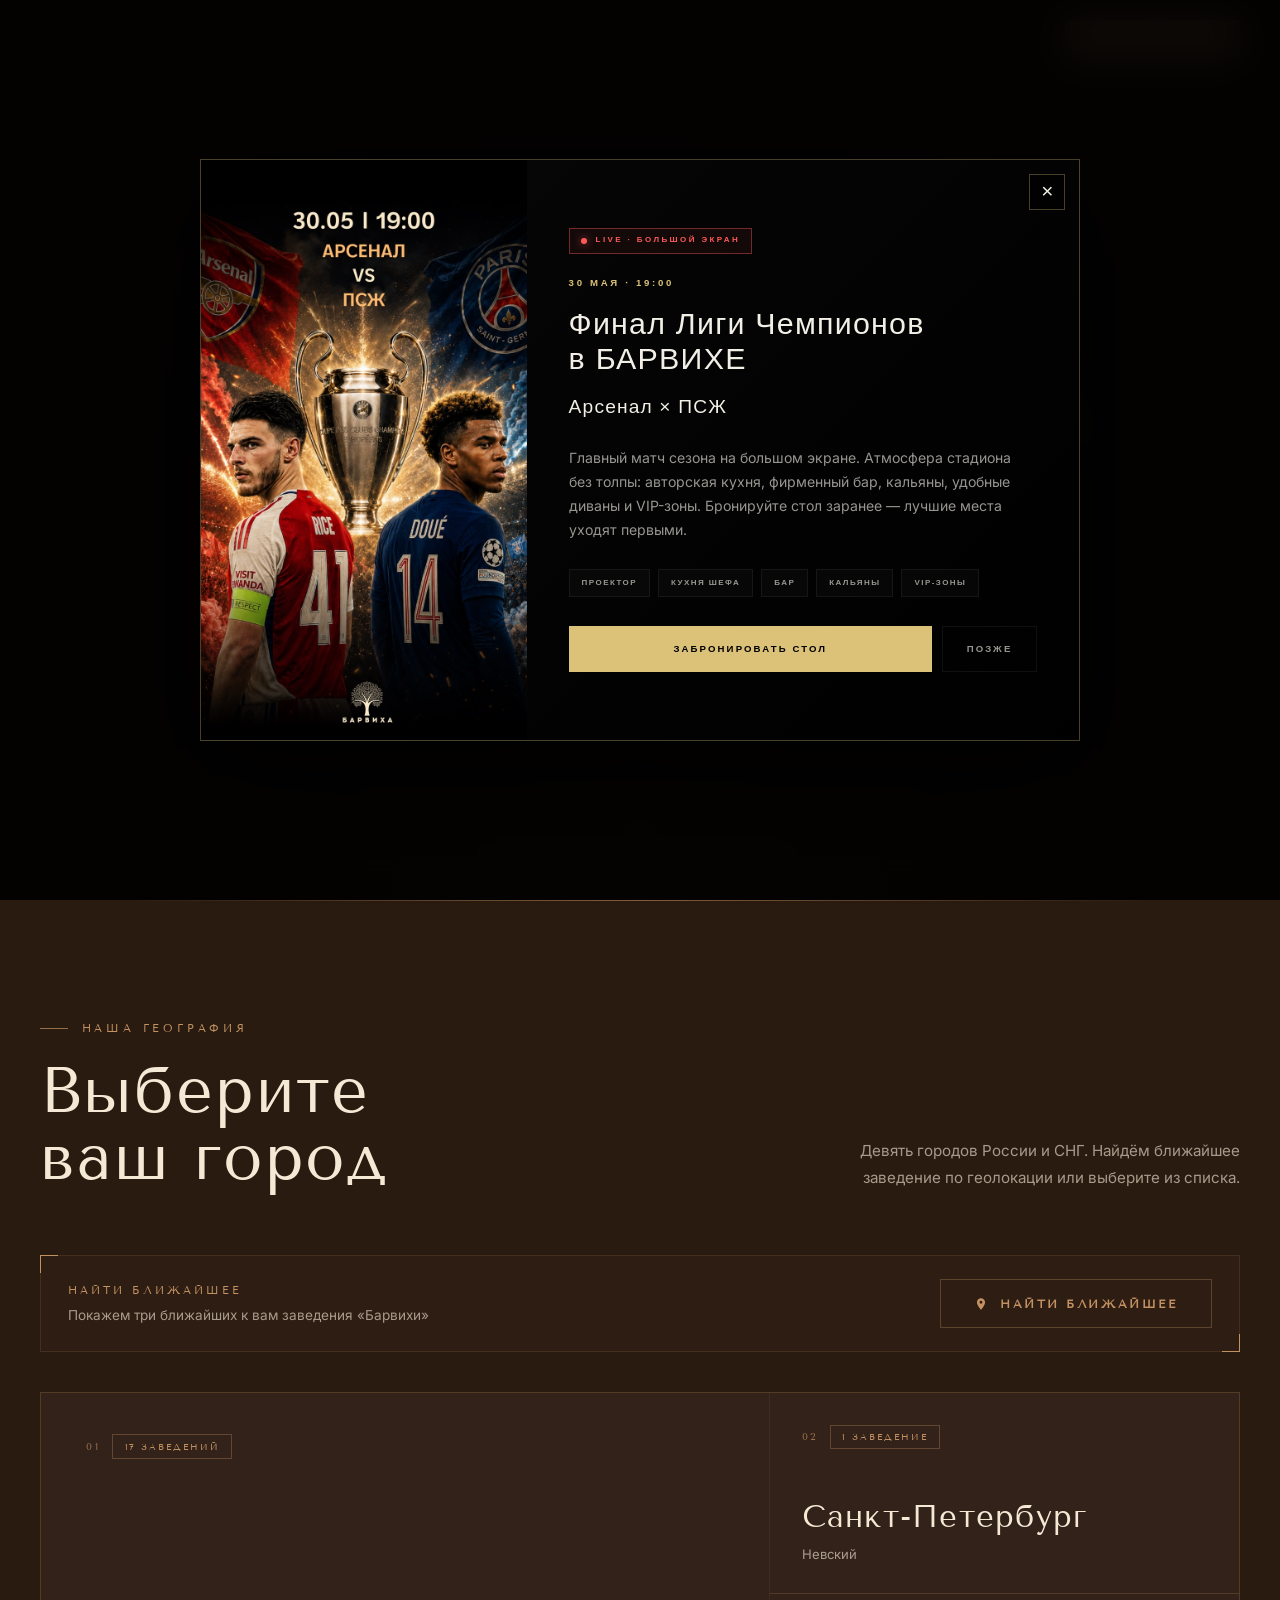
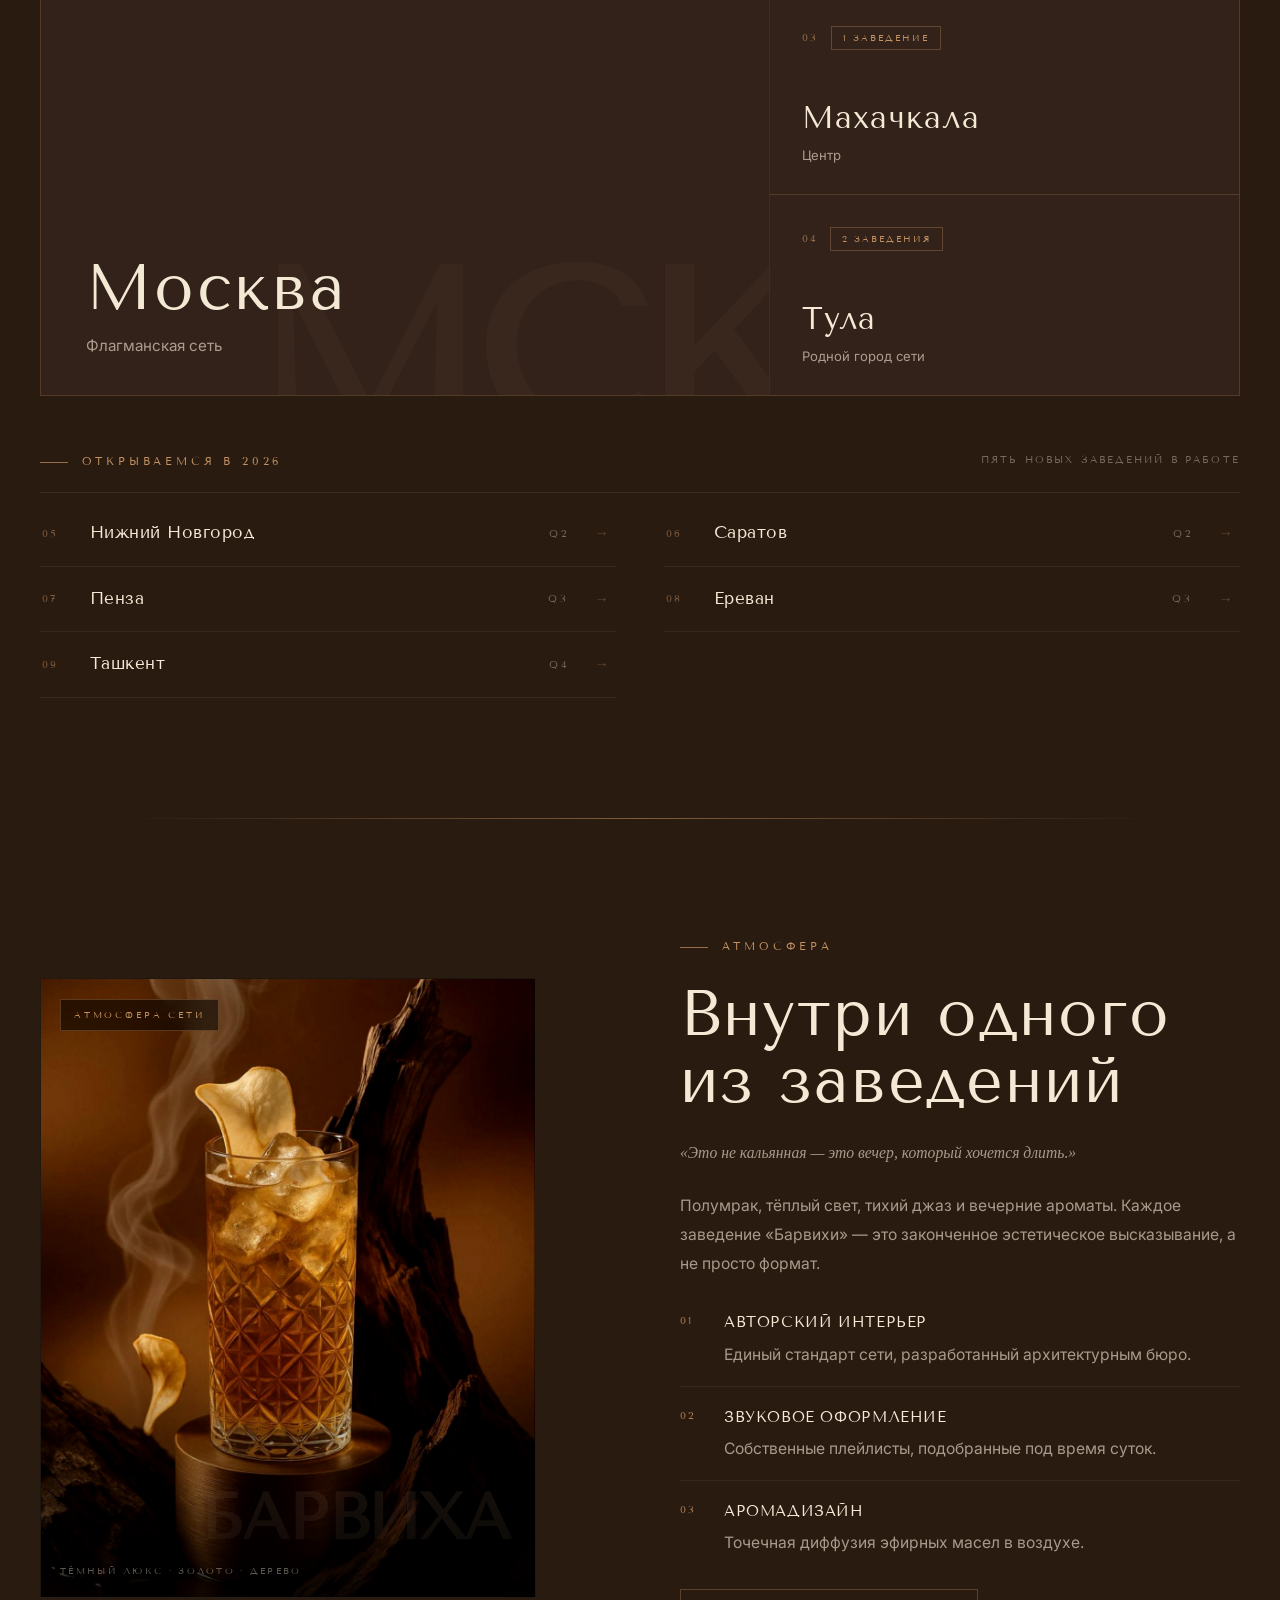
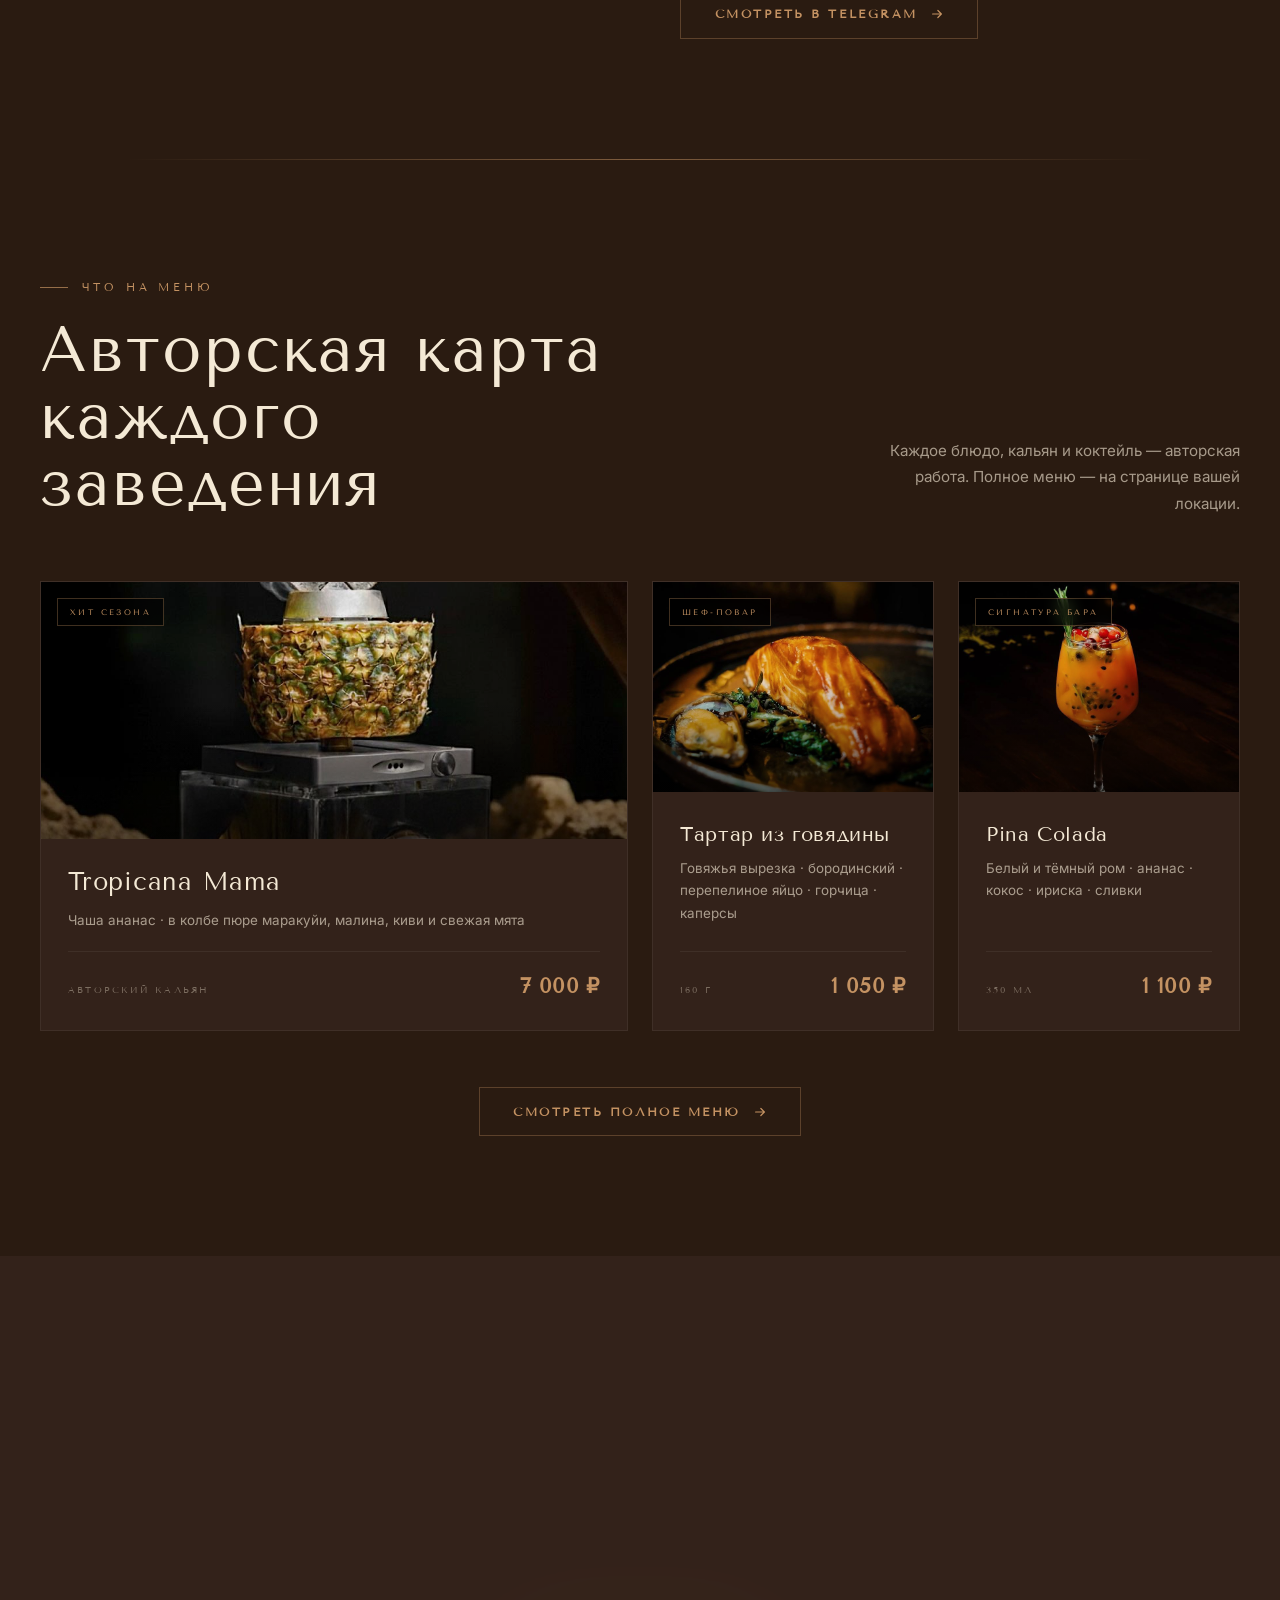
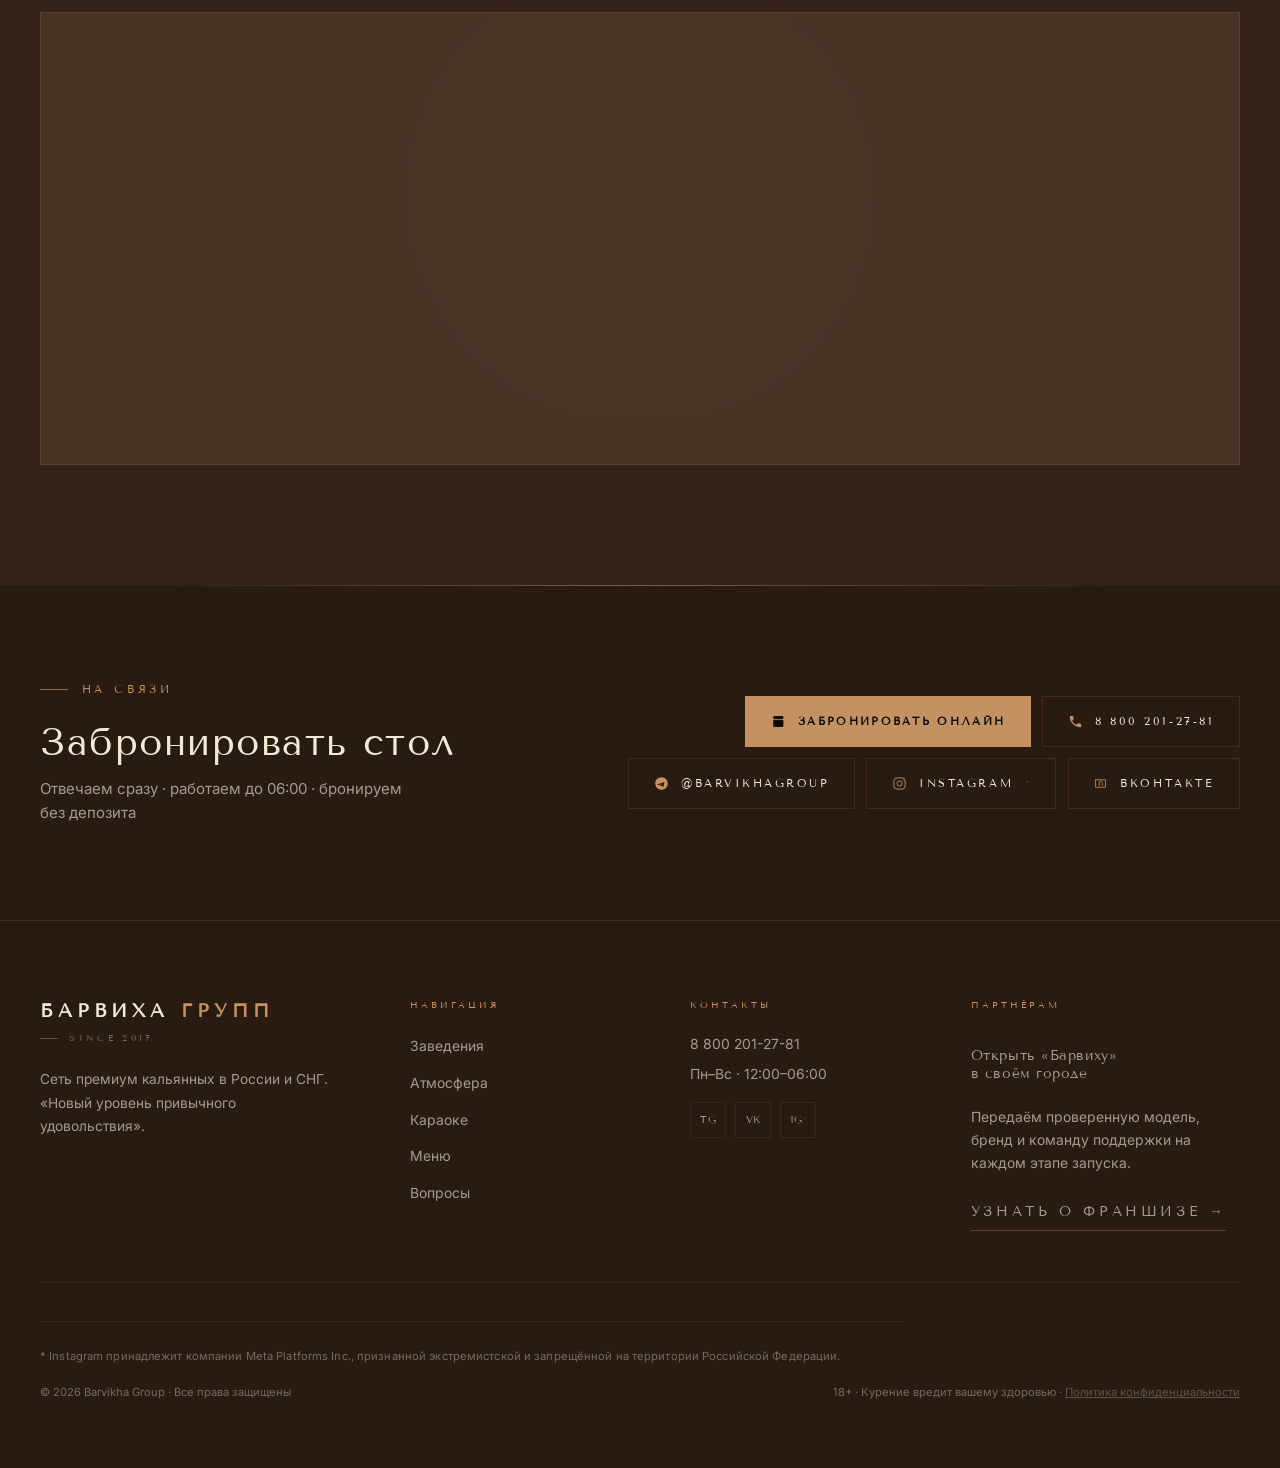
<file: index.html>
<!DOCTYPE html>
<html lang="ru">
<head>
<meta charset="UTF-8"/>
<meta name="viewport" content="width=device-width,initial-scale=1.0"/>
<title>БАРВИХА ГРУПП — Сеть премиум кальянных</title>
<meta name="description" content="Barvikha Group — сеть премиум-кальянных в России и СНГ с 2017 года. 21 заведение работает, ещё 5 на запуске. Авторская кухня, электрочаша, VIP, караоке."/>
<meta property="og:title" content="Барвиха Групп — Сеть премиум кальянных"/>
<meta property="og:description" content="21 заведение · 4 города · 5 на запуске. Премиум кальяны, авторская кухня, бар. Забронируй стол прямо сейчас."/>
<meta property="og:image" content="https://barvikhagroup.ru/img/main/large-logo.png"/>
<meta property="og:type" content="website"/>
<meta name="theme-color" content="#C49262"/>
<link rel="icon" href="data:image/svg+xml,<svg xmlns='http://www.w3.org/2000/svg' viewBox='0 0 32 32'><rect width='32' height='32' fill='%23000'/><text y='24' x='4' font-size='24' fill='%23C49262' font-family='serif' font-weight='bold'>B</text></svg>"/>

<link href="https://fonts.googleapis.com/css2?family=Tenor+Sans&family=Inter:wght@300;400;500;600&display=swap" rel="stylesheet"/>

<style>

*,*::before,*::after{margin:0;padding:0;box-sizing:border-box}

:root{
  /* Палитра */
  --bg:#2A1B11;
  --bg-1:#33221A;
  --bg-2:#3B2A20;
  --bg-3:#453324;
  --gold:#C49262;
  --gold-soft:#A07642;
  --gold-deep:#6F4827;
  --line:rgba(196,146,98,.14);
  --line-strong:rgba(196,146,98,.32);
  --hair:rgba(255,255,255,.06);
  --text:#F4E9D5;
  --text-soft:rgba(244,233,213,.62);
  --text-mute:rgba(244,233,213,.38);
  /* Шрифты */
  --serif:'Tenor Sans','Helvetica Neue',Arial,sans-serif;
  --sans:'Inter',-apple-system,BlinkMacSystemFont,sans-serif;
  --italic:'Cormorant Garamond',Georgia,serif;
  /* Анимация */
  --ease:cubic-bezier(.22,.61,.36,1);
  --ease-soft:cubic-bezier(.4,0,.2,1);
}

html{scroll-behavior:smooth;font-size:16px;-webkit-text-size-adjust:100%}
body{
  background:var(--bg);color:var(--text);
  font-family:var(--sans);font-weight:400;line-height:1.6;
  overflow-x:hidden;
  -webkit-font-smoothing:antialiased;-moz-osx-font-smoothing:grayscale
}
a{color:inherit;text-decoration:none}
button{font-family:inherit;background:none;border:none;cursor:pointer;color:inherit}
img,svg,video{display:block;max-width:100%;height:auto}

/* Scrollbar */
::-webkit-scrollbar{width:6px;height:6px}
::-webkit-scrollbar-track{background:#000}
::-webkit-scrollbar-thumb{background:rgba(196,146,98,.18);border-radius:3px}
::-webkit-scrollbar-thumb:hover{background:rgba(196,146,98,.32)}

/* Tap highlight off */
*{-webkit-tap-highlight-color:transparent}

/* ═══ КОНТЕЙНЕР ═══ */
.wrap{max-width:1280px;margin:0 auto;padding:0 2.5rem}
@media(max-width:900px){.wrap{padding:0 1.5rem}}
@media(max-width:560px){.wrap{padding:0 1.25rem}}

/* ═══ ТИПОГРАФИКА ═══ */
.eyebrow{
  font-family:var(--serif);
  font-size:.7rem;font-weight:400;letter-spacing:.34em;
  text-transform:uppercase;color:var(--gold);
  display:inline-flex;align-items:center;gap:.85rem
}
.eyebrow::before{
  content:'';width:28px;height:1px;background:var(--gold);opacity:.7
}
h1,h2,h3,h4{
  font-family:var(--serif);font-weight:400;
  letter-spacing:.02em;line-height:1.05;
  color:var(--text)
}
.h-display{
  font-size:clamp(3.6rem,11vw,9rem);
  font-weight:700;letter-spacing:.04em;line-height:.95
}
.h-1{font-size:clamp(2.4rem,5vw,4rem);font-weight:400;letter-spacing:.03em}
.h-2{font-size:clamp(1.8rem,3.4vw,2.6rem);font-weight:400;letter-spacing:.04em}
.italic{font-family:var(--italic);font-style:italic;font-weight:400;letter-spacing:.01em}
.italic-mute{
  font-family:var(--italic);font-style:italic;font-weight:300;
  color:var(--text-soft);font-size:clamp(1.1rem,1.8vw,1.4rem);line-height:1.5
}
.lead{font-size:1.02rem;color:var(--text-soft);line-height:1.7;font-weight:400}
.muted{color:var(--text-soft)}
.gold{color:var(--gold)}

/* ═══ КНОПКИ ═══ */
.btn{
  display:inline-flex;align-items:center;justify-content:center;gap:.75rem;
  font-family:var(--serif);font-size:.72rem;font-weight:700;letter-spacing:.22em;
  text-transform:uppercase;padding:1.05rem 2.1rem;
  border:1px solid transparent;cursor:pointer;
  transition:all .35s var(--ease);
  white-space:nowrap;line-height:1
}
.btn-primary{background:var(--gold);color:#0a0a0a;border-color:var(--gold)}
.btn-primary:hover{background:#E5C490;border-color:#E5C490;box-shadow:0 18px 40px -16px rgba(196,146,98,.55)}
.btn-ghost{background:transparent;color:var(--text);border-color:rgba(255,255,255,.18)}
.btn-ghost:hover{border-color:var(--gold);color:var(--gold)}
.btn-line{background:transparent;color:var(--gold);border-color:var(--line-strong)}
.btn-line:hover{background:var(--gold);color:#0a0a0a;border-color:var(--gold)}
.btn-arrow svg{transition:transform .35s var(--ease)}
.btn-arrow:hover svg{transform:translateX(4px)}

/* ═══ РАЗДЕЛИТЕЛЬ-ВОЛОС ═══ */
.hair{height:1px;background:linear-gradient(to right,transparent,var(--line),transparent)}

/* ═══ NAV ═══ */
.nav{
  position:fixed;top:0;left:0;right:0;z-index:100;
  display:grid;grid-template-columns:1fr auto;align-items:center;
  gap:2.5rem;padding:1.25rem 2.5rem;
  transition:padding .4s var(--ease),background .4s var(--ease),border-color .4s var(--ease);
  border-bottom:1px solid transparent
}
.nav.scrolled{
  padding:.85rem 2.5rem;
  background:rgba(0,0,0,.78);
  backdrop-filter:blur(20px) saturate(1.1);
  -webkit-backdrop-filter:blur(20px) saturate(1.1);
  border-color:var(--hair)
}
.nav-logo{display:flex;align-items:center;transition:opacity .25s var(--ease)}
.nav-logo:hover{opacity:.82}
.nav-logo-img{height:48px;width:auto;display:block;transition:height .35s var(--ease)}
.nav.scrolled .nav-logo-img{height:40px}
.nav-menu{
  display:flex;align-items:center;justify-content:center;gap:2.5rem;
  list-style:none
}
.nav-menu a{
  font-family:var(--serif);font-size:.7rem;font-weight:400;
  letter-spacing:.28em;text-transform:uppercase;
  color:var(--text-soft);position:relative;padding:.5rem 0;
  transition:color .3s var(--ease)
}
.nav-menu a::after{
  content:'';position:absolute;left:50%;bottom:.1rem;
  width:0;height:1px;background:var(--gold);
  transition:width .35s var(--ease),left .35s var(--ease)
}
.nav-menu a:hover,.nav-menu a.active{color:var(--text)}
.nav-menu a:hover::after,.nav-menu a.active::after{width:100%;left:0}
.nav-menu a.active{color:var(--gold)}
.nav-menu a.active::after{background:var(--gold)}
.nav-right{display:flex;align-items:center;gap:1.25rem;justify-self:end}
.nav-book{
  display:inline-flex;align-items:center;justify-content:center;
  font-family:var(--serif);font-size:.65rem;font-weight:700;letter-spacing:.22em;
  text-transform:uppercase;color:#0a0a0a;background:var(--gold);
  padding:.85rem 1.6rem;border:none;cursor:pointer;line-height:1;
  transition:all .3s var(--ease)
}
.nav-book:hover{background:#E5C490;box-shadow:0 12px 30px -14px rgba(196,146,98,.6)}
.brg{
  display:none;width:36px;height:36px;
  flex-direction:column;justify-content:center;align-items:center;gap:6px;
  background:transparent;border:none;cursor:pointer;padding:0
}
.brg span{
  display:block;width:22px;height:1px;background:var(--text);
  transition:all .35s var(--ease);transform-origin:center
}
.brg.on span:nth-child(1){transform:translateY(3.5px) rotate(45deg)}
.brg.on span:nth-child(2){opacity:0;transform:scaleX(0)}
.brg.on span:nth-child(3){transform:translateY(-3.5px) rotate(-45deg)}

@media(max-width:1024px){
  .nav-menu{display:none}
  .brg{display:flex}
  .nav{grid-template-columns:1fr auto;gap:1rem;padding:1rem 1.75rem}
  .nav.scrolled{padding:.75rem 1.75rem}
}
@media(max-width:560px){
  .nav,.nav.scrolled{padding:1rem 1.25rem}
  .nav-book{display:none}
  .nav-right{justify-self:end;gap:0}
}

/* ═══ BURGER OVERLAY ═══ */
.mov{
  position:fixed;inset:0;z-index:95;
  background:rgba(0,0,0,.96);backdrop-filter:blur(24px);
  display:flex;flex-direction:column;align-items:center;justify-content:center;
  padding:6rem 1.5rem 3rem;
  opacity:0;pointer-events:none;
  transition:opacity .45s var(--ease)
}
.mov.on{opacity:1;pointer-events:all}
.mov ul{list-style:none;text-align:center;display:flex;flex-direction:column;gap:1.4rem;margin-bottom:3rem}
.mov li{opacity:0;transform:translateY(16px);transition:all .4s var(--ease)}
.mov.on li{opacity:1;transform:none}
.mov.on li:nth-child(1){transition-delay:.08s}
.mov.on li:nth-child(2){transition-delay:.14s}
.mov.on li:nth-child(3){transition-delay:.2s}
.mov.on li:nth-child(4){transition-delay:.26s}
.mov.on li:nth-child(5){transition-delay:.32s}
.mov a{
  font-family:var(--serif);font-size:clamp(1.8rem,5vw,2.6rem);
  font-weight:400;letter-spacing:.1em;color:var(--text);
  transition:color .25s
}
.mov a:hover,.mov a.gold{color:var(--gold)}
.mov-foot{
  display:flex;gap:1rem;align-items:center;
  font-family:var(--serif);font-size:.65rem;letter-spacing:.24em;
  text-transform:uppercase;color:var(--text-mute);
  margin-top:auto;padding-top:2rem
}
.mov-foot a{font-size:inherit}

/* ═══ HERO ═══ */
.hero{
  min-height:100vh;min-height:100svh;
  position:relative;display:flex;flex-direction:column;
  align-items:center;justify-content:center;
  padding:8rem 1.5rem 5rem;overflow:hidden;
  background:var(--bg)
}
/* Угловые декорации — фирменный premium-приём */

.hero-bg{position:absolute;inset:0;z-index:0;pointer-events:none}
.hero-bg::before{
  content:'';position:absolute;inset:0;
  background:
    radial-gradient(ellipse 80% 50% at 50% 100%,rgba(196,146,98,.13),transparent 65%),
    radial-gradient(ellipse 60% 40% at 20% 30%,rgba(196,146,98,.04),transparent 55%),
    radial-gradient(ellipse 60% 40% at 80% 20%,rgba(196,146,98,.03),transparent 55%)
}
.hero-bg::after{
  content:'';position:absolute;inset:0;
  background-image:
    linear-gradient(rgba(196,146,98,.015) 1px,transparent 1px),
    linear-gradient(90deg,rgba(196,146,98,.015) 1px,transparent 1px);
  background-size:80px 80px;mask-image:radial-gradient(ellipse at center,#000 30%,transparent 75%)
}
.hero-noise{
  position:absolute;inset:0;z-index:1;pointer-events:none;opacity:.04;
  background:url("data:image/svg+xml,%3Csvg xmlns='http://www.w3.org/2000/svg' width='160' height='160'%3E%3Cfilter id='n'%3E%3CfeTurbulence type='fractalNoise' baseFrequency='.85' numOctaves='2' stitchTiles='stitch'/%3E%3C/filter%3E%3Crect width='160' height='160' filter='url(%23n)' opacity='.7'/%3E%3C/svg%3E");
  mix-blend-mode:overlay
}
#heroSmoke{position:absolute;inset:0;z-index:2;pointer-events:none;opacity:.55;mix-blend-mode:screen}

.hero-inner{
  position:relative;z-index:3;width:100%;max-width:980px;text-align:center;
  display:flex;flex-direction:column;align-items:center;gap:1.6rem
}
.hero-eyebrow{
  font-family:var(--serif);font-size:.72rem;font-weight:400;
  letter-spacing:.42em;text-transform:uppercase;color:var(--gold);
  display:flex;align-items:center;gap:1rem;
  opacity:0;animation:fadeUp 1s var(--ease) forwards .15s
}
.hero-eyebrow::before,.hero-eyebrow::after{
  content:'';width:36px;height:1px;background:var(--gold);opacity:.7
}
.hero-name{
  font-family:var(--serif);font-weight:700;
  font-size:clamp(3.4rem,12.5vw,10rem);
  letter-spacing:.08em;line-height:.9;color:var(--text);
  opacity:0;animation:fadeUp 1.2s var(--ease) forwards .3s;
  word-break:break-word
}
.hero-name span{
  background-image:linear-gradient(
    105deg,
    #6F4827 0%,
    #C49262 28%,
    #E5C490 45%,
    #F4E8BE 50%,
    #E5C490 55%,
    #C49262 72%,
    #6F4827 100%
  );
  background-size:220% 100%;
  background-position:0% 50%;
  -webkit-background-clip:text;background-clip:text;
  -webkit-text-fill-color:transparent;color:transparent;
  animation:
    goldFlow 14s cubic-bezier(.45,.05,.55,.95) infinite,
    goldBreath 9s ease-in-out infinite;
  will-change:background-position,filter
}
@keyframes goldFlow{
  0%  {background-position:0%   50%}
  50% {background-position:100% 50%}
  100%{background-position:0%   50%}
}
@keyframes goldBreath{
  0%,100%{filter:drop-shadow(0 0 20px rgba(196,146,98,.14)) brightness(1)}
  50%   {filter:drop-shadow(0 0 28px rgba(235,220,169,.30)) brightness(1.04)}
}
@media (prefers-reduced-motion:reduce){
  .hero-name span{animation:none;background-position:30% 50%}
}
.hero-tagline{
  font-family:var(--italic);font-style:italic;font-weight:300;
  font-size:clamp(1.1rem,1.9vw,1.45rem);
  color:var(--text-soft);max-width:34rem;
  opacity:0;animation:fadeUp 1s var(--ease) forwards .55s
}
.hero-meta{
  display:flex;align-items:center;gap:1rem;
  font-family:var(--serif);font-size:.66rem;font-weight:400;
  letter-spacing:.34em;text-transform:uppercase;color:var(--text-mute);
  opacity:0;animation:fadeUp 1s var(--ease) forwards .75s
}
.hero-meta span:not(.dot){white-space:nowrap}
.hero-meta .dot{
  width:3px;height:3px;background:var(--gold);border-radius:50%;
  opacity:.6;flex-shrink:0
}
.hero-cta{
  display:flex;gap:.85rem;flex-wrap:wrap;justify-content:center;
  margin-top:1.5rem;
  opacity:0;animation:fadeUp 1s var(--ease) forwards .95s
}
.hero-scroll{
  position:absolute;left:50%;bottom:2.5rem;transform:translateX(-50%);z-index:3;
  display:flex;flex-direction:column;align-items:center;gap:.7rem;
  font-family:var(--serif);font-size:.55rem;letter-spacing:.4em;
  text-transform:uppercase;color:var(--text-mute);
  opacity:0;animation:fadeIn 1.4s var(--ease) forwards 1.5s
}
.hero-scroll-ln{
  width:1px;height:42px;background:linear-gradient(to bottom,var(--gold),transparent);
  animation:scrollLn 2.6s ease-in-out infinite
}
@media(max-width:560px){
  .hero-scroll{display:none}
  .hero-meta{gap:.6rem;font-size:.58rem;letter-spacing:.24em;flex-wrap:wrap;justify-content:center}
}

@keyframes fadeUp{from{opacity:0;transform:translateY(24px)}to{opacity:1;transform:none}}
@keyframes fadeIn{from{opacity:0}to{opacity:1}}
@keyframes scrollLn{
  0%{transform:scaleY(0);transform-origin:top;opacity:1}
  50%{transform:scaleY(1);transform-origin:top}
  51%{transform-origin:bottom}
  100%{transform:scaleY(0);transform-origin:bottom;opacity:0}
}

/* ═══ СЕКЦИЯ — общий ритм ═══ */
.section{padding:7.5rem 0;position:relative}
/* Анимированный разделитель между секциями */
[data-divider]{position:relative}
[data-divider]::before{
  content:'';position:absolute;top:0;left:50%;height:1px;
  width:0;background:linear-gradient(to right,transparent,var(--gold),transparent);
  opacity:.55;
  transition:width 1.4s var(--ease),left 1.4s var(--ease)
}
[data-divider].divider-in::before{width:80%;left:10%}
@media(max-width:768px){
  [data-divider].divider-in::before{width:90%;left:5%}
}
@media(max-width:1100px){.section{padding:6rem 0}}
@media(max-width:768px){.section{padding:4.5rem 0}}
@media(max-width:480px){.section{padding:3.5rem 0}}

.section-hd{
  display:flex;justify-content:space-between;align-items:flex-end;
  gap:2.5rem;margin-bottom:4rem;flex-wrap:wrap
}
.section-hd-l{display:flex;flex-direction:column;gap:1.2rem;max-width:38rem}
.section-hd-r{font-size:.95rem;color:var(--text-soft);line-height:1.75;max-width:24rem;text-align:right}
@media(max-width:1100px){.section-hd{margin-bottom:3rem}}
@media(max-width:768px){
  .section-hd{margin-bottom:2.25rem;gap:1.25rem}
  .section-hd-r{text-align:left;max-width:none;font-size:.88rem}
}

/* ═══ REVEAL ═══ */
.rv{opacity:0;transform:translateY(18px);transition:opacity .45s var(--ease),transform .45s var(--ease)}
.rv.in{opacity:1;transform:none}
.rv-d1{transition-delay:.05s}.rv-d2{transition-delay:.1s}.rv-d3{transition-delay:.15s}.rv-d4{transition-delay:.2s}

/* ═══ CITIES ═══ */
.cities{background:var(--bg);position:relative}
.geo{
  display:flex;align-items:center;justify-content:space-between;
  gap:1.5rem;padding:1.4rem 1.7rem;position:relative;
  border:1px solid var(--line);background:rgba(196,146,98,.025);
  margin-bottom:2.5rem;flex-wrap:wrap
}
.geo::before,.geo::after{
  content:'';position:absolute;width:18px;height:18px;pointer-events:none
}
.geo::before{top:-1px;left:-1px;border-top:1px solid var(--gold);border-left:1px solid var(--gold)}
.geo::after{bottom:-1px;right:-1px;border-bottom:1px solid var(--gold);border-right:1px solid var(--gold)}
.geo-l{display:flex;flex-direction:column;gap:.3rem}
.geo-lbl{font-family:var(--serif);font-size:.68rem;font-weight:400;letter-spacing:.28em;text-transform:uppercase;color:var(--gold)}
.geo-sub{font-size:.85rem;color:var(--text-soft);line-height:1.5}
.geo-results{display:grid;grid-template-columns:repeat(3,1fr);gap:1rem;margin-bottom:2.5rem}
.geo-card{
  display:block;padding:1.4rem 1.5rem;background:var(--bg-1);
  border:1px solid var(--line);text-decoration:none;
  transition:all .3s var(--ease);position:relative
}
.geo-card:hover{background:var(--bg-2);border-color:var(--line-strong);transform:translateY(-2px)}
.geo-card .gc-rank{
  position:absolute;top:1rem;right:1.2rem;
  font-family:var(--serif);font-size:.6rem;letter-spacing:.18em;
  color:var(--gold);font-weight:700
}
.geo-card .gc-city{font-family:var(--serif);font-size:.55rem;letter-spacing:.28em;text-transform:uppercase;color:var(--text-mute)}
.geo-card .gc-name{display:block;font-family:var(--serif);font-size:1.15rem;font-weight:400;color:var(--text);margin:.4rem 0 .5rem;letter-spacing:.04em}
.geo-card .gc-dist{display:block;font-family:var(--serif);font-size:.65rem;color:var(--gold);letter-spacing:.16em;margin-top:.7rem}
@media(max-width:768px){
  .geo{padding:1.1rem 1.2rem}
  .geo-results{grid-template-columns:1fr}
}

/* Открытые города: флагман + стек справа */
.city-open{
  display:grid;grid-template-columns:1.55fr 1fr;
  gap:1px;background:var(--line);border:1px solid var(--line)
}
.city-stack{display:grid;grid-template-rows:repeat(3,1fr);gap:1px;background:var(--line)}
.city-card{
  background:var(--bg-1);padding:2rem 2rem 1.75rem;
  min-height:200px;position:relative;overflow:hidden;
  cursor:pointer;display:flex;flex-direction:column;justify-content:space-between;
  border:none;text-align:left;color:var(--text);width:100%;
  transition:background .4s var(--ease)
}
.city-card.featured{min-height:402px;padding:2.6rem 2.8rem 2.4rem}
.city-card::before{
  content:'';position:absolute;left:0;top:0;bottom:0;width:2px;
  background:var(--gold);transform:scaleY(0);transform-origin:bottom;
  transition:transform .45s var(--ease)
}
.city-card:hover{background:var(--bg-2)}
.city-card:hover::before{transform:scaleY(1)}
.city-card:hover .cc-arr{opacity:1;transform:translateX(0)}
.cc-top{display:flex;align-items:center;justify-content:space-between;position:relative;z-index:1;gap:.75rem}
.cc-num{
  font-family:var(--serif);font-size:.62rem;font-weight:400;letter-spacing:.28em;
  color:var(--gold);opacity:.7
}
.cc-tag{
  font-family:var(--serif);font-size:.55rem;font-weight:400;letter-spacing:.22em;
  text-transform:uppercase;color:var(--gold);
  border:1px solid var(--line-strong);padding:.32rem .7rem
}
.cc-bottom{position:relative;z-index:1;display:flex;flex-direction:column}
.cc-name{
  font-family:var(--serif);font-weight:400;letter-spacing:.04em;
  font-size:clamp(1.4rem,2.5vw,1.95rem);display:block;margin-bottom:.6rem;
  line-height:1.05
}
.city-card.featured .cc-name{font-size:clamp(2.6rem,5vw,4rem);margin-bottom:.85rem}
.cc-meta{display:flex;align-items:center;justify-content:space-between;gap:.75rem}
.cc-count{font-family:var(--sans);font-size:.82rem;color:var(--text-soft);font-weight:400}
.city-card.featured .cc-count{font-size:.95rem}
.cc-arr{
  color:var(--gold);font-family:var(--serif);font-size:1.1rem;
  opacity:0;transform:translateX(-6px);
  transition:all .35s var(--ease)
}
.cc-mark{
  position:absolute;right:-.1em;bottom:-.25em;z-index:0;
  font-family:var(--serif);font-weight:700;letter-spacing:-.04em;line-height:.85;
  font-size:clamp(8rem,18vw,14rem);
  color:rgba(196,146,98,.04);
  pointer-events:none;user-select:none;
  transition:color .5s var(--ease)
}
.city-card.featured:hover .cc-mark{color:rgba(196,146,98,.08)}

@media(max-width:900px){
  .city-open{grid-template-columns:1fr;gap:1px}
  .city-stack{grid-template-rows:none;grid-template-columns:1fr 1fr}
  .city-card.featured{min-height:240px}
}
@media(max-width:560px){
  .city-stack{grid-template-columns:1fr}
  .city-card{min-height:140px;padding:1.5rem}
  .city-card.featured{min-height:200px;padding:1.85rem}
}

/* Скоро — журнальный список */
.soon-block{margin-top:3.5rem}
.soon-hd{
  display:flex;justify-content:space-between;align-items:baseline;
  gap:1.5rem;padding-bottom:1.3rem;margin-bottom:.5rem;
  border-bottom:1px solid var(--line);flex-wrap:wrap
}
.soon-hd-r{
  font-family:var(--serif);font-size:.62rem;font-weight:400;letter-spacing:.22em;
  text-transform:uppercase;color:var(--text-mute)
}
.soon-list{
  list-style:none;display:grid;grid-template-columns:1fr 1fr;
  gap:0 3rem
}
.soon-list li{border-bottom:1px solid var(--hair)}
.soon-list a{
  display:grid;grid-template-columns:auto 1fr auto auto;
  align-items:center;gap:1.4rem;
  padding:1.3rem .2rem 1.3rem .1rem;
  color:var(--text);transition:color .3s,padding .35s var(--ease)
}
.soon-list a:hover{color:var(--gold);padding-left:.5rem}
.soon-list a:hover .sn-a{opacity:1;transform:translateX(0)}
.sn-n{
  font-family:var(--serif);font-size:.6rem;font-weight:400;letter-spacing:.26em;
  color:var(--gold);opacity:.55;min-width:1.6rem
}
.sn-c{
  font-family:var(--serif);font-size:1.05rem;font-weight:400;letter-spacing:.03em;
  line-height:1
}
.sn-q{
  font-family:var(--serif);font-size:.6rem;font-weight:400;letter-spacing:.24em;
  text-transform:uppercase;color:var(--text-mute);justify-self:end
}
.sn-a{
  color:var(--gold);font-family:var(--serif);font-size:.9rem;
  opacity:.35;transform:translateX(-4px);transition:all .3s var(--ease);
  margin-left:.5rem
}
@media(max-width:768px){
  .soon-list{grid-template-columns:1fr;gap:0}
  .soon-hd{flex-direction:column;align-items:flex-start;gap:.5rem}
}
@media(max-width:560px){
  .soon-list a{gap:.85rem;padding:1.1rem .1rem}
  .sn-c{font-size:.95rem}
}

@keyframes pulse{0%,100%{opacity:1}50%{opacity:.35}}

/* ═══ ATMOSPHERE ═══ */
.atm{background:var(--bg);position:relative}
.atm-grid{display:grid;grid-template-columns:1fr 1fr;gap:5rem;align-items:center}
.atm-visual{
  position:relative;aspect-ratio:4/5;max-height:620px;
  border:1px solid var(--line);overflow:hidden;
  background:linear-gradient(135deg,#0c0c0c,#000)
}
.atm-visual .corner-tl,.atm-visual .corner-br,
.kar-img .corner-tl,.kar-img .corner-br{
  position:absolute;width:22px;height:22px;z-index:5;pointer-events:none
}
.atm-visual .corner-tl,.kar-img .corner-tl{top:-1px;left:-1px;border-top:1px solid var(--gold);border-left:1px solid var(--gold)}
.atm-visual .corner-br,.kar-img .corner-br{bottom:-1px;right:-1px;border-bottom:1px solid var(--gold);border-right:1px solid var(--gold)}
.atm-visual img{
  width:100%;height:100%;object-fit:cover;display:block;
  filter:saturate(.92) contrast(1.08);
  animation:slowZoom 24s ease-in-out infinite alternate
}
@keyframes slowZoom{from{transform:scale(1)}to{transform:scale(1.08)}}
.atm-smoke{position:absolute;inset:0;width:100%;height:100%;pointer-events:none;mix-blend-mode:screen;z-index:2}
.atm-visual::after{
  content:'';position:absolute;inset:0;z-index:3;pointer-events:none;
  background:linear-gradient(to top,rgba(0,0,0,.78) 0%,transparent 38%)
}
.atm-tag{
  position:absolute;top:1.2rem;left:1.2rem;z-index:4;
  display:flex;align-items:center;gap:.5rem;
  font-family:var(--serif);font-size:.55rem;font-weight:400;letter-spacing:.32em;
  text-transform:uppercase;color:var(--gold);
  padding:.5rem .8rem;border:1px solid var(--line-strong);
  background:rgba(0,0,0,.55);backdrop-filter:blur(8px)
}
.atm-tag .ld{width:5px;height:5px;border-radius:50%;background:#E5645A;box-shadow:0 0 8px rgba(229,100,90,.7);animation:pulse 1.6s ease-in-out infinite}
.atm-meta{
  position:absolute;left:1.2rem;right:1.2rem;bottom:1.2rem;z-index:4;
  display:flex;justify-content:space-between;align-items:center;
  font-family:var(--serif);font-size:.55rem;font-weight:400;letter-spacing:.26em;
  text-transform:uppercase
}
.atm-meta span{color:var(--text-mute)}
.atm-meta a{color:var(--gold);transition:opacity .25s}
.atm-meta a:hover{opacity:.75}
.atm-txt{display:flex;flex-direction:column;gap:1.5rem}
.atm-txt p{font-size:.98rem;color:var(--text-soft);line-height:1.85}
.atm-list{display:flex;flex-direction:column;gap:1.1rem;margin-top:.5rem}
.atm-li{
  display:flex;gap:1rem;align-items:flex-start;
  padding-top:1.1rem;border-top:1px solid var(--hair)
}
.atm-li:first-child{border-top:none;padding-top:0}
.atm-li-n{
  font-family:var(--serif);font-size:.62rem;font-weight:500;letter-spacing:.24em;
  color:var(--gold);min-width:28px;padding-top:3px;opacity:.85
}
.atm-li-t{
  font-family:var(--serif);font-size:.95rem;font-weight:500;letter-spacing:.04em;
  color:var(--text);margin-bottom:.3rem;text-transform:uppercase
}
.atm-li-p{font-size:.84rem;color:var(--text-soft);line-height:1.65}
.atm-big{
  position:absolute;bottom:3.2rem;right:1.6rem;z-index:3;pointer-events:none;
  font-family:var(--serif);font-size:clamp(2.4rem,5.5vw,4rem);
  font-weight:700;letter-spacing:-.02em;line-height:.9;
  color:rgba(196,146,98,.18);text-transform:uppercase
}
@media(max-width:1024px){
  .atm-grid{grid-template-columns:1fr;gap:3rem}
  .atm-visual{aspect-ratio:16/11;max-height:520px}
  .atm-big{font-size:clamp(2rem,7vw,3.2rem);bottom:2.6rem;right:1.2rem}
}

/* ═══ KARAOKE ═══ */
.kar{background:var(--bg-1);position:relative;overflow:hidden}
.kar::before{
  content:'';position:absolute;left:60%;top:50%;width:560px;height:560px;
  transform:translate(-50%,-50%);
  background:radial-gradient(circle,rgba(196,146,98,.06) 0%,transparent 65%);
  filter:blur(30px);pointer-events:none
}
.kar-grid{display:grid;grid-template-columns:1fr 1fr;gap:5rem;align-items:center;position:relative;z-index:1}
.kar-img{
  position:relative;aspect-ratio:4/5;max-height:620px;
  overflow:hidden;border:1px solid var(--line)
}
.kar-img img{
  width:100%;height:100%;object-fit:cover;display:block;
  filter:saturate(.88) brightness(.78);
  transition:transform 1.4s var(--ease)
}
.kar-img:hover img{transform:scale(1.04)}
.kar-img::after{
  content:'';position:absolute;inset:0;z-index:1;
  background:linear-gradient(to top,rgba(0,0,0,.68) 0%,transparent 45%)
}
.kar-img-tag{
  position:absolute;top:1.4rem;left:1.4rem;z-index:2;
  font-family:var(--serif);font-size:.6rem;font-weight:400;letter-spacing:.34em;
  text-transform:uppercase;color:var(--gold);
  padding:.55rem .95rem;border:1px solid var(--line-strong);
  background:rgba(0,0,0,.55);backdrop-filter:blur(8px)
}
.kar-txt{display:flex;flex-direction:column;gap:1.4rem}
.kar-txt p{font-size:.98rem;color:var(--text-soft);line-height:1.85}
.kar-points{
  display:grid;grid-template-columns:1fr 1fr;gap:1.3rem 2.2rem;
  margin:.5rem 0 1rem
}
.kar-pt{
  font-size:.88rem;color:var(--text);line-height:1.55;
  display:flex;gap:.9rem;align-items:flex-start
}
.kp-n{
  font-family:var(--serif);font-size:.6rem;font-weight:400;letter-spacing:.24em;
  color:var(--gold);opacity:.7;padding-top:.25rem;flex-shrink:0;min-width:1.4rem
}
@media(max-width:1024px){
  .kar-grid{grid-template-columns:1fr;gap:3rem}
  .kar-img{aspect-ratio:16/10;max-height:440px}
}
@media(max-width:560px){
  .kar-points{grid-template-columns:1fr;gap:.85rem}
}

/* CSS-сцена вместо фото (диско-шар + лучи света) */
.kar-visual{
  background:radial-gradient(ellipse at 50% 38%,#1a1408 0%,#0a0805 50%,#000 100%);
  position:relative
}
.kar-visual::before{
  content:'';position:absolute;inset:0;pointer-events:none;z-index:1;
  background:
    radial-gradient(circle at 50% 38%,rgba(196,146,98,.18) 0%,transparent 35%),
    radial-gradient(circle at 80% 78%,rgba(170,80,180,.06) 0%,transparent 45%)
}
/* Лучи света от центра */
.kar-rays{
  position:absolute;inset:0;z-index:1;pointer-events:none;
  background:repeating-conic-gradient(
    from 0deg at 50% 38%,
    rgba(196,146,98,.08) 0deg,
    transparent 6deg,
    transparent 24deg
  );
  opacity:.65;mix-blend-mode:screen;
  animation:karRays 38s linear infinite
}
@keyframes karRays{from{transform:rotate(0deg)}to{transform:rotate(360deg)}}
/* Диско-шар */
.kar-disco{
  position:absolute;top:38%;left:50%;transform:translate(-50%,-50%);
  width:clamp(140px,28%,220px);aspect-ratio:1;border-radius:50%;
  z-index:2;pointer-events:none;
  background:
    radial-gradient(circle at 38% 32%,#fff5d0 0%,#dbc278 18%,#8e7438 55%,#3a2c0e 85%,#0a0805 100%);
  box-shadow:
    0 0 60px rgba(196,146,98,.45),
    0 0 120px rgba(196,146,98,.18),
    inset -10px -15px 30px rgba(0,0,0,.7);
  animation:karPulse 3.5s ease-in-out infinite
}
.kar-disco::before{
  content:'';position:absolute;inset:0;border-radius:50%;
  background:
    repeating-conic-gradient(from 0deg,rgba(0,0,0,.18) 0deg,transparent 12deg,rgba(0,0,0,.18) 24deg),
    repeating-linear-gradient(0deg,rgba(0,0,0,.16) 0,rgba(0,0,0,.16) 1px,transparent 1px,transparent 10%);
  mix-blend-mode:multiply
}
.kar-disco::after{
  content:'';position:absolute;top:8%;left:18%;width:30%;height:22%;border-radius:50%;
  background:radial-gradient(circle,rgba(255,255,255,.6) 0%,transparent 60%);
  mix-blend-mode:screen
}
@keyframes karPulse{
  0%,100%{transform:translate(-50%,-50%) scale(1);filter:brightness(1)}
  50%{transform:translate(-50%,-50%) scale(1.05);filter:brightness(1.15)}
}
/* Большая надпись-вотермарк */
.kar-big{
  position:absolute;bottom:1.4rem;right:1.6rem;z-index:3;pointer-events:none;
  font-family:var(--serif);font-size:clamp(2.4rem,5.5vw,4.2rem);
  font-weight:700;letter-spacing:-.02em;line-height:.9;
  color:rgba(196,146,98,.16);text-transform:uppercase
}
@media(max-width:560px){
  .kar-disco{top:32%}
  .kar-big{font-size:clamp(2rem,8vw,3rem);right:1.1rem;bottom:1.1rem}
}

/* ═══ MENU PREVIEW ═══ */
.menu{background:var(--bg);position:relative}
.menu-grid{display:grid;grid-template-columns:repeat(4,1fr);gap:1.5rem}
.menu-card.featured{grid-column:span 2}
.menu-card.featured .menu-img{aspect-ratio:16/7}
.menu-card.featured .menu-name{font-size:1.55rem}
.menu-mark{display:none}
.menu-card{
  background:var(--bg-1);border:1px solid var(--hair);
  position:relative;overflow:hidden;cursor:pointer;
  display:flex;flex-direction:column;
  transition:border-color .4s var(--ease),transform .5s var(--ease),box-shadow .5s var(--ease)
}
.menu-card::after{
  content:'';position:absolute;left:0;right:0;bottom:0;height:1px;
  background:var(--gold);transform:scaleX(0);transform-origin:left;
  transition:transform .55s var(--ease);z-index:3
}
.menu-card:hover{border-color:var(--line-strong);transform:translateY(-6px);box-shadow:0 30px 60px -28px rgba(0,0,0,.7),0 0 0 1px rgba(196,146,98,.08)}
.menu-card:hover::after{transform:scaleX(1)}
.menu-img{aspect-ratio:4/3;overflow:hidden;position:relative}
.menu-img img{
  width:100%;height:100%;object-fit:cover;display:block;
  transition:transform 1.2s var(--ease),filter .6s;
  filter:saturate(.92) brightness(.92)
}
.menu-card:hover .menu-img img{transform:scale(1.06);filter:saturate(1) brightness(1)}
.menu-img::after{
  content:'';position:absolute;inset:0;
  background:linear-gradient(to top,rgba(0,0,0,.55) 0%,transparent 55%);
  pointer-events:none
}
.menu-tag{
  position:absolute;top:1rem;left:1rem;z-index:2;
  font-family:var(--serif);font-size:.5rem;font-weight:400;letter-spacing:.3em;
  text-transform:uppercase;color:var(--gold);
  padding:.4rem .75rem;border:1px solid var(--line-strong);
  background:rgba(0,0,0,.55);backdrop-filter:blur(8px)
}
.menu-body{padding:1.85rem 1.7rem 1.65rem;display:flex;flex-direction:column;gap:.7rem;flex:1}
.menu-name{font-family:var(--serif);font-size:1.25rem;font-weight:400;letter-spacing:.03em;color:var(--text);line-height:1.2}
.menu-desc{font-size:.84rem;color:var(--text-soft);line-height:1.65;flex:1}
.menu-foot{
  display:flex;justify-content:space-between;align-items:baseline;
  padding-top:1.15rem;margin-top:.5rem;
  border-top:1px solid var(--hair)
}
.menu-vol{font-family:var(--serif);font-size:.55rem;font-weight:400;letter-spacing:.24em;text-transform:uppercase;color:var(--text-mute)}
.menu-price{font-family:var(--serif);font-size:1.3rem;font-weight:700;color:var(--gold);letter-spacing:.02em}
.menu-cta{margin-top:3.5rem;text-align:center}

/* ═══ MENU MODAL — iframe с Railway-меню ═══ */
.menu-modal{position:fixed;inset:0;z-index:600;background:rgba(0,0,0,.88);backdrop-filter:blur(14px);-webkit-backdrop-filter:blur(14px);display:flex;align-items:center;justify-content:center;padding:1.5rem;opacity:0;pointer-events:none;transition:opacity .3s}
.menu-modal.on{opacity:1;pointer-events:all}
.menu-modal-wrap{background:var(--bg-2);border:1px solid var(--line);max-width:1180px;width:100%;height:92vh;display:flex;flex-direction:column;overflow:hidden;position:relative;opacity:0;transform:scale(.97) translateY(20px);transition:opacity .35s,transform .35s}
.menu-modal.on .menu-modal-wrap{opacity:1;transform:none}
.menu-modal-hd{padding:.95rem 1.4rem;background:var(--bg-1);border-bottom:1px solid var(--line);display:flex;align-items:center;justify-content:space-between;gap:1rem;flex-wrap:wrap}
.menu-modal-l{font-family:var(--serif);font-size:.62rem;font-weight:600;letter-spacing:.22em;text-transform:uppercase;color:var(--text);display:flex;align-items:center;gap:.7rem}
.menu-modal-r{display:flex;align-items:center;gap:.5rem}
.menu-modal-link{font-family:var(--serif);font-size:.55rem;letter-spacing:.22em;text-transform:uppercase;color:var(--text-mute);background:transparent;border:1px solid var(--line);padding:.55rem .95rem;cursor:pointer;transition:all .25s;text-decoration:none;display:inline-flex;align-items:center;gap:.4rem}
.menu-modal-link:hover{border-color:var(--gold);color:var(--gold)}
.menu-modal-close{background:rgba(0,0,0,.5);border:1px solid var(--line);color:var(--text);width:34px;height:34px;font-size:1.2rem;line-height:1;cursor:pointer;display:flex;align-items:center;justify-content:center;font-family:var(--serif);transition:all .25s}
.menu-modal-close:hover{background:rgba(196,146,98,.18);color:var(--gold)}
.menu-modal-body{flex:1;position:relative;background:var(--bg);overflow:hidden;display:flex;flex-direction:column}
.menu-tabs{display:flex;gap:0;padding:0 1.4rem;background:var(--bg-1);border-bottom:1px solid var(--line);overflow-x:auto;scrollbar-width:none}
.menu-tabs::-webkit-scrollbar{display:none}
.menu-tab{font-family:var(--serif);font-size:.6rem;font-weight:500;letter-spacing:.24em;text-transform:uppercase;color:var(--text-soft);background:transparent;border:none;padding:1.1rem 1.4rem;cursor:pointer;position:relative;white-space:nowrap;transition:color .25s}
.menu-tab::after{content:'';position:absolute;left:50%;bottom:0;width:0;height:2px;background:var(--gold);transition:width .3s,left .3s}
.menu-tab:hover{color:var(--text)}
.menu-tab.on{color:var(--gold)}
.menu-tab.on::after{width:100%;left:0}
.menu-scroll{flex:1;overflow-y:auto;padding:2rem 1.4rem 3rem;background:var(--bg)}
.menu-scroll::-webkit-scrollbar{width:6px}
.menu-scroll::-webkit-scrollbar-track{background:transparent}
.menu-scroll::-webkit-scrollbar-thumb{background:rgba(219,194,120,.18);border-radius:3px}
.menu-cat{margin-bottom:2.4rem}
.menu-cat-h{font-family:var(--serif);font-size:.62rem;font-weight:600;letter-spacing:.28em;text-transform:uppercase;color:var(--gold);margin:0 0 1rem;display:flex;align-items:center;gap:.85rem}
.menu-cat-h::before{content:'';width:24px;height:1px;background:var(--gold)}
.menu-items{display:grid;grid-template-columns:repeat(auto-fill,minmax(280px,1fr));gap:1px;background:var(--line);border:1px solid var(--line)}
.menu-item{background:var(--bg-1);padding:1.25rem 1.3rem;display:flex;flex-direction:column;gap:.5rem;transition:background .25s}
.menu-item:hover{background:var(--bg-2)}
.menu-item-top{display:flex;justify-content:space-between;align-items:baseline;gap:.7rem}
.menu-item-n{font-family:var(--serif);font-size:.85rem;font-weight:500;letter-spacing:.02em;color:var(--text);line-height:1.3}
.menu-item-p{font-family:var(--serif);font-size:.78rem;font-weight:600;letter-spacing:.04em;color:var(--gold);white-space:nowrap;flex-shrink:0}
.menu-item-d{font-size:.76rem;color:var(--text-soft);line-height:1.55}
.menu-item-w{font-family:var(--serif);font-size:.55rem;letter-spacing:.2em;text-transform:uppercase;color:var(--text-mute);margin-top:.25rem}
.menu-empty{color:var(--text-mute);font-size:.85rem;padding:3rem 0;text-align:center}
@media(max-width:680px){
  .menu-modal{padding:.5rem}
  .menu-modal-wrap{height:96vh}
  .menu-modal-hd{padding:.75rem 1rem}
  .menu-modal-link{display:none}
}
@media(max-width:1024px){
  .menu-grid{grid-template-columns:repeat(2,1fr)}
  .menu-card.featured{grid-column:span 2}
  .menu-card.featured .menu-img{aspect-ratio:16/9}
  .menu-grid>:last-child{grid-column:1/-1;max-width:50%;justify-self:center}
}
@media(max-width:640px){
  .menu-grid{grid-template-columns:1fr}
  .menu-card.featured{grid-column:span 1}
  .menu-card.featured .menu-img{aspect-ratio:4/3}
  .menu-grid>:last-child{max-width:none}
}

/* ═══ FEATURES — минимальная сетка 6 карточек, без модалок ═══ */
.feat-bg{background:var(--bg-1);position:relative}
.feat-bg::before{content:'';position:absolute;right:-10%;top:30%;width:520px;height:520px;background:radial-gradient(circle,rgba(219,194,120,.04) 0%,transparent 60%);filter:blur(28px);pointer-events:none}
.feat-grid{display:grid;grid-template-columns:repeat(3,1fr);gap:1px;background:var(--line);border:1px solid var(--line);position:relative;z-index:1}
.feat-card{position:relative;background:var(--bg);padding:2.6rem 2rem 2.2rem;display:flex;flex-direction:column;gap:1.1rem;transition:background .4s var(--ease)}
.feat-card::before{content:'';position:absolute;left:0;top:0;bottom:0;width:2px;background:var(--gold);transform:scaleY(0);transform-origin:bottom;transition:transform .4s var(--ease)}
.feat-card:hover{background:var(--bg-2)}
.feat-card:hover::before{transform:scaleY(1)}
.feat-ico{width:44px;height:44px;color:var(--gold);transition:transform .4s var(--ease)}
.feat-card:hover .feat-ico{transform:translateY(-3px)}
.feat-ico svg{width:100%;height:100%}
.feat-t{font-family:var(--serif);font-size:.95rem;font-weight:500;letter-spacing:.18em;text-transform:uppercase;color:var(--text)}
.feat-p{font-size:.82rem;color:var(--text-soft);line-height:1.7}
@media(max-width:1024px){.feat-grid{grid-template-columns:repeat(2,1fr)}}
@media(max-width:560px){.feat-grid{grid-template-columns:1fr}.feat-card{padding:2rem 1.5rem 1.7rem}}

/* ═══ CONTACT STRIP ═══ */
.cs{background:var(--bg);padding:6rem 0;position:relative}
.cs-inner{
  display:grid;grid-template-columns:auto 1fr;gap:4rem;align-items:center
}
.cs-l{display:flex;flex-direction:column;gap:.5rem}
.cs-l h2{font-family:var(--serif);font-size:clamp(1.85rem,3vw,2.5rem);font-weight:400;letter-spacing:.04em;line-height:1.05;margin-bottom:.4rem}
.cs-l p{font-size:.94rem;color:var(--text-soft);max-width:24rem;line-height:1.55}
.cs-links{
  display:flex;gap:.7rem;flex-wrap:wrap;justify-content:flex-end
}
.cs-link{
  display:inline-flex;align-items:center;gap:.75rem;
  font-family:var(--serif);font-size:.66rem;font-weight:400;letter-spacing:.24em;
  text-transform:uppercase;color:var(--text);
  padding:1rem 1.55rem;border:1px solid var(--line);
  background:transparent;cursor:pointer;
  transition:all .3s var(--ease);position:relative;overflow:hidden
}
.cs-link::after{
  content:'';position:absolute;left:0;right:0;bottom:0;height:1px;
  background:var(--gold);transform:scaleX(0);transform-origin:left;
  transition:transform .4s var(--ease)
}
.cs-link:hover{background:rgba(196,146,98,.05);border-color:var(--line-strong);color:var(--gold)}
.cs-link:hover::after{transform:scaleX(1)}
.cs-link svg{width:15px;height:15px;flex-shrink:0}
.cs-link.cs-link-pri{background:var(--gold);color:#0a0a0a;border-color:var(--gold);font-weight:700;letter-spacing:.22em}
.cs-link.cs-link-pri svg path,.cs-link.cs-link-pri svg circle,.cs-link.cs-link-pri svg rect{stroke:#0a0a0a;fill:#0a0a0a}
.cs-link.cs-link-pri:hover{background:#E5C490;color:#0a0a0a;border-color:#E5C490;box-shadow:0 12px 30px -14px rgba(196,146,98,.6)}
.cs-link.cs-link-pri:hover::after{transform:scaleX(0)}
.cs-soon{
  margin-left:.3rem;padding:.18rem .45rem;
  font-size:.5rem;letter-spacing:.16em;
  background:rgba(196,146,98,.12);color:var(--gold);
  border:1px solid var(--line-strong)
}
@media(max-width:900px){
  .cs{padding:4.5rem 0}
  .cs-inner{grid-template-columns:1fr;gap:2.5rem}
  .cs-links{justify-content:flex-start}
}

/* ═══ FOOTER ═══ */
.foot{background:var(--bg);padding:5rem 0 2.5rem;border-top:1px solid var(--line)}
.foot-top{
  display:grid;grid-template-columns:1.4fr 1fr 1fr 1.2fr;gap:3.5rem;
  padding-bottom:3.2rem;margin-bottom:2.4rem;
  border-bottom:1px solid var(--hair);align-items:flex-start
}
.foot-brand{display:flex;flex-direction:column;gap:.7rem}
.foot-name{font-family:var(--serif);font-size:1.2rem;font-weight:700;letter-spacing:.26em;color:var(--text);line-height:1}
.foot-name span{color:var(--gold)}
.foot-since{
  font-family:var(--serif);font-size:.58rem;letter-spacing:.36em;
  text-transform:uppercase;color:var(--text-mute);
  display:inline-flex;align-items:center;gap:.7rem
}
.foot-since::before{content:'';width:18px;height:1px;background:var(--text-mute);opacity:.7}
.foot-desc{font-size:.86rem;color:var(--text-soft);line-height:1.7;max-width:19rem;margin-top:.7rem}
.foot-col h4{font-family:var(--serif);font-size:.58rem;font-weight:400;letter-spacing:.32em;text-transform:uppercase;color:var(--gold);margin-bottom:1.4rem}
.foot-col ul{list-style:none;display:flex;flex-direction:column;gap:.7rem}
.foot-col a{font-size:.87rem;color:var(--text-soft);transition:color .25s}
.foot-col a:hover{color:var(--text)}
.foot-col p{font-size:.87rem;color:var(--text-soft);margin-bottom:.5rem}
.foot-fr{display:flex;flex-direction:column;gap:.85rem}
.foot-fr-h{font-family:var(--serif);font-size:.95rem;font-weight:400;letter-spacing:.04em;color:var(--text);line-height:1.35}
.foot-fr-p{font-size:.8rem;color:var(--text-soft);line-height:1.65}
.foot-fr-cta{
  display:inline-flex;align-items:center;gap:.55rem;margin-top:.3rem;
  font-family:var(--serif);font-size:.6rem;font-weight:400;letter-spacing:.26em;
  text-transform:uppercase;color:var(--gold);
  padding-bottom:.4rem;border-bottom:1px solid var(--line-strong);
  align-self:flex-start;transition:border-color .3s,color .3s
}
.foot-fr-cta:hover{color:#E5C490;border-color:var(--gold)}
.foot-soc{display:flex;gap:.55rem;margin-top:1rem}
.foot-soc a{
  width:36px;height:36px;border:1px solid var(--hair);
  display:flex;align-items:center;justify-content:center;
  font-family:var(--serif);font-size:.62rem;font-weight:400;letter-spacing:.06em;
  color:var(--text-soft);transition:all .3s
}
.foot-soc a:hover{border-color:var(--gold);color:var(--gold)}
.meta-mark{font-size:.55em;color:var(--gold);opacity:.85;margin-left:1px;vertical-align:super;font-weight:400}
.foot-meta{
  font-size:.7rem;color:var(--text-mute);line-height:1.55;
  margin:2.4rem 0 1.2rem;padding-top:1.6rem;
  border-top:1px solid var(--hair);max-width:54rem;letter-spacing:.01em
}
.foot-bot{
  display:flex;justify-content:space-between;align-items:center;gap:1rem;
  font-size:.7rem;color:var(--text-mute);flex-wrap:wrap
}
.foot-bot a{color:inherit;text-decoration:underline;opacity:.7}
@media(max-width:1100px){
  .foot-top{grid-template-columns:1.2fr 1fr;gap:3rem 2.5rem}
}
@media(max-width:560px){
  .foot-top{grid-template-columns:1fr;gap:2.25rem}
  .foot-bot{flex-direction:column;text-align:center;gap:.6rem}
}

/* ═══ FAB STACK ═══ */
.fab{
  position:fixed;right:1.5rem;bottom:1.5rem;z-index:80;
  display:flex;flex-direction:column;gap:.6rem;align-items:flex-end;
  opacity:0;transform:translateY(20px);pointer-events:none;
  transition:opacity .4s var(--ease),transform .4s var(--ease)
}
.fab.on{opacity:1;transform:none;pointer-events:auto}
.fab-tg,.fab-wa{
  width:48px;height:48px;border-radius:50%;
  display:flex;align-items:center;justify-content:center;
  box-shadow:0 10px 30px rgba(0,0,0,.45),0 0 0 1px rgba(196,146,98,.2);
  transition:transform .25s
}
.fab-tg{background:#229ED9}
.fab-tg:hover{transform:scale(1.08)}
.fab-wa{background:#25D366;opacity:.78;position:relative}
.fab-wa:hover{transform:scale(1.08);opacity:1}
.fab-wa .badge{
  position:absolute;top:-5px;right:-12px;
  background:#0a0a0a;color:var(--gold);
  border:1px solid var(--line-strong);
  padding:2px 5px;font-size:.46rem;letter-spacing:.1em;
  font-family:var(--serif)
}
.fab-book{
  display:inline-flex;align-items:center;justify-content:center;
  font-family:var(--serif);font-size:.62rem;font-weight:700;letter-spacing:.22em;
  text-transform:uppercase;color:#0a0a0a;background:var(--gold);
  padding:.95rem 1.65rem;border-radius:30px;border:none;cursor:pointer;line-height:1;
  box-shadow:0 12px 32px rgba(196,146,98,.35);
  transition:transform .25s,box-shadow .25s
}
.fab-book:hover{transform:translateY(-2px);box-shadow:0 16px 38px rgba(196,146,98,.5)}
@media(max-width:768px){
  .fab{right:1rem;bottom:1rem;gap:.5rem}
  .fab-tg,.fab-wa{width:44px;height:44px}
  .fab-book{padding:.85rem 1.4rem;font-size:.58rem}
}

/* ═══ МОДАЛКИ — общие ═══ */
.modal{
  position:fixed;inset:0;z-index:500;
  background:rgba(0,0,0,.88);backdrop-filter:blur(18px);-webkit-backdrop-filter:blur(18px);
  display:flex;align-items:center;justify-content:center;padding:1.5rem;
  opacity:0;pointer-events:none;overflow-y:auto;
  transition:opacity .35s var(--ease)
}
.modal.on{opacity:1;pointer-events:auto}
.modal-wrap{
  background:var(--bg-1);border:1px solid var(--line);
  max-width:520px;width:100%;position:relative;padding:2.8rem 2.4rem 2.4rem;
  opacity:0;transform:translateY(20px) scale(.97);
  transition:opacity .4s var(--ease),transform .4s var(--ease);margin:auto
}
.modal.on .modal-wrap{opacity:1;transform:none}
.modal-wrap::before{content:'';position:absolute;top:-1px;left:-1px;width:36px;height:36px;border-top:1px solid var(--gold);border-left:1px solid var(--gold);pointer-events:none}
.modal-wrap::after{content:'';position:absolute;bottom:-1px;right:-1px;width:36px;height:36px;border-bottom:1px solid var(--gold);border-right:1px solid var(--gold);pointer-events:none}
.modal-close{
  position:absolute;top:.8rem;right:.8rem;z-index:2;
  width:34px;height:34px;background:transparent;border:1px solid var(--hair);
  color:var(--text-soft);font-size:1.4rem;line-height:1;cursor:pointer;
  display:flex;align-items:center;justify-content:center;
  transition:all .25s;font-family:var(--serif)
}
.modal-close:hover{border-color:var(--gold);color:var(--gold);transform:rotate(90deg)}
.modal-tag{
  font-family:var(--serif);font-size:.55rem;font-weight:400;letter-spacing:.32em;
  text-transform:uppercase;color:var(--gold);display:block;margin-bottom:.8rem
}
.modal-title{font-family:var(--serif);font-size:1.65rem;font-weight:400;letter-spacing:.04em;margin-bottom:.5rem;color:var(--text);line-height:1.15}
.modal-sub{font-size:.86rem;color:var(--text-soft);line-height:1.65;margin-bottom:1.5rem}

/* ═══ FEAT MODAL ═══ */
.fm-points{display:flex;flex-direction:column;gap:.6rem;margin-bottom:1.8rem}
.fm-point{display:flex;align-items:flex-start;gap:.85rem;font-size:.85rem;color:var(--text);line-height:1.55}
.fm-point::before{content:'';width:5px;height:5px;background:var(--gold);border-radius:50%;flex-shrink:0;margin-top:.55em}
.fm-cta{
  font-family:var(--serif);font-size:.66rem;font-weight:700;letter-spacing:.24em;
  text-transform:uppercase;color:#0a0a0a;background:var(--gold);
  padding:1.05rem 2rem;border:none;cursor:pointer;width:100%;
  transition:background .3s
}
.fm-cta:hover{background:#E5C490}

/* ═══ FAQ MODAL ═══ */
.faq-modal-wrap{max-width:880px;padding:2.8rem 2.4rem 2.4rem;max-height:calc(100vh - 4rem);display:flex;flex-direction:column}
.faq-list{display:flex;flex-direction:column;overflow-y:auto;border-top:1px solid var(--hair);margin-top:.5rem}
.faq-q{
  border-bottom:1px solid var(--hair);padding:0;cursor:pointer;
  list-style:none;transition:background .3s
}
.faq-q::-webkit-details-marker{display:none}
.faq-q:hover{background:rgba(196,146,98,.025)}
.faq-q-h{
  display:flex;justify-content:space-between;align-items:center;
  padding:1.4rem 0;gap:1.4rem;cursor:pointer;list-style:none
}
.faq-q-h::-webkit-details-marker{display:none}
.faq-q-t{font-family:var(--serif);font-size:1rem;font-weight:400;letter-spacing:.03em;color:var(--text);transition:color .25s;flex:1}
.faq-q[open] .faq-q-t,.faq-q:hover .faq-q-t{color:var(--gold)}
.faq-ico{
  width:24px;height:24px;flex-shrink:0;
  border:1px solid var(--line-strong);
  display:flex;align-items:center;justify-content:center;
  color:var(--gold);font-family:var(--serif);font-weight:400;font-size:.95rem;
  transition:transform .35s var(--ease),background .3s
}
.faq-q[open] .faq-ico{background:var(--gold);color:#0a0a0a;transform:rotate(45deg)}
.faq-a{padding:0 0 1.4rem 0;font-size:.86rem;color:var(--text-soft);line-height:1.85}
.faq-a a{color:var(--gold);border-bottom:1px solid var(--line-strong)}
.faq-foot-cta{
  display:inline-flex;align-items:center;gap:.7rem;margin-top:1.25rem;
  font-family:var(--serif);font-size:.62rem;font-weight:400;letter-spacing:.26em;
  text-transform:uppercase;color:var(--gold);
  padding:.95rem 1.7rem;border:1px solid var(--line-strong);
  transition:background .3s,color .3s;align-self:flex-start
}
.faq-foot-cta:hover{background:var(--gold);color:#0a0a0a}

/* ═══ BOOKING MODAL ═══ */
.bk-form{display:flex;flex-direction:column;gap:.7rem}
.bk-form input,.bk-form select{
  width:100%;background:rgba(0,0,0,.4);border:1px solid var(--hair);
  color:var(--text);font-family:var(--sans);font-size:.92rem;font-weight:400;
  padding:1rem 1.05rem;outline:none;border-radius:0;
  -webkit-appearance:none;appearance:none;
  transition:border-color .3s,background .3s
}
.bk-form input::placeholder{color:var(--text-mute)}
.bk-form select{color:var(--text-soft)}
.bk-form select option{background:#0c0c0c;color:var(--text)}
.bk-form input:focus,.bk-form select:focus{border-color:var(--gold);background:rgba(196,146,98,.04)}
.bk-row{display:grid;grid-template-columns:1fr 1fr;gap:.6rem}
.bk-submit{
  margin-top:.5rem;font-family:var(--serif);font-size:.66rem;font-weight:700;
  letter-spacing:.24em;text-transform:uppercase;color:#0a0a0a;background:var(--gold);
  padding:1.1rem 2rem;border:none;cursor:pointer;width:100%;
  transition:background .3s,transform .2s
}
.bk-submit:hover{background:#E5C490;transform:translateY(-1px)}
.bk-submit:disabled{cursor:default;transform:none}
.bk-note{font-size:.68rem;color:var(--text-mute);margin-top:.85rem;text-align:center;line-height:1.5}

/* ═══ A11Y / iOS ═══ */
@media(max-width:768px){
  input[type="text"],input[type="tel"],input[type="email"],input[type="date"],input[type="time"],input[type="number"],select,textarea{font-size:16px !important}
  button,a.btn,.cs-link,.nav-book,.fab-book{min-height:44px}
}
@media(hover:none) and (pointer:coarse){
  .city-card:hover,.menu-card:hover,.kar-img:hover,.geo-card:hover{transform:none}
}
@media(prefers-reduced-motion:reduce){
  *,*::before,*::after{animation-duration:.01ms !important;animation-iteration-count:1 !important;transition-duration:.01ms !important}
  .hero-name,.hero-eyebrow,.hero-tagline,.hero-meta,.hero-cta{opacity:1 !important;animation:none !important}
}
html,body{max-width:100vw;overflow-x:hidden}
.hero-name,.h-1,.h-2{word-break:break-word;overflow-wrap:break-word}

/* Скрываем плавающую кнопку виджета restoplace — у нас своя «Бронь» с фирменным стилем. Модалка работает через клик по .restoplace-click-open */
#restoplace-wrapper-btn{display:none !important}

</style>
</head>
<body>

<!-- ═══ NAV ═══ -->
<nav class="nav" id="nav">
  <ul class="nav-menu">
    <li><a href="#cities">Заведения</a></li>
    <li><a href="#atmosphere">Атмосфера</a></li>
    <li><a href="karaoke.html">Караоке</a></li>
    <li><a href="#menu">Меню</a></li>
    <li><a href="#" onclick="event.preventDefault();openFaq()">Вопросы</a></li>
  </ul>
  <div class="nav-right">
    <a class="nav-book restoplace-click-open" href="#booking" role="button">Забронировать</a>
    <button class="brg" id="brg" aria-label="Открыть меню" aria-expanded="false">
      <span></span><span></span><span></span>
    </button>
  </div>
</nav>

<!-- ═══ BURGER OVERLAY ═══ -->
<div class="mov" id="mov">
  <ul>
    <li><a href="#cities" class="ml">Заведения</a></li>
    <li><a href="#atmosphere" class="ml">Атмосфера</a></li>
    <li><a href="#karaoke" class="ml">Караоке</a></li>
    <li><a href="#menu" class="ml">Меню</a></li>
    <li><a href="#" class="ml" onclick="event.preventDefault();closeBurger();openFaq()">Вопросы</a></li>
    <li><a href="#booking" class="ml gold restoplace-click-open" onclick="closeBurger()">Забронировать</a></li>
  </ul>
  <div class="mov-foot">
    <a href="tel:+78002012781" data-src="burger">8 800 201-27-81</a>
    <span style="opacity:.4">·</span>
    <a href="https://t.me/BARVIKHAGROUP" target="_blank" data-src="burger">Telegram</a>
  </div>
</div>

<!-- ═══ HERO ═══ -->
<section class="hero">
  <div class="hero-bg"></div>
  <div class="hero-noise"></div>
  <canvas id="heroSmoke"></canvas>

  <div class="hero-inner">
    <span class="hero-eyebrow">Премиум-лаунж · с 2017</span>
    <h1 class="hero-name"><span>БАРВИХА</span></h1>
    <div class="hero-meta">
      <span>21 заведение</span>
      <span class="dot"></span>
      <span>4 города</span>
      <span class="dot"></span>
      <span>электрочаша</span>
    </div>
    <div class="hero-cta">
      <a class="btn btn-primary restoplace-click-open" href="#booking" role="button">Забронировать стол</a>
      <button class="btn btn-ghost btn-arrow" onclick="document.getElementById('cities').scrollIntoView({behavior:'smooth'})">
        Выбрать заведение
        <svg width="14" height="14" viewBox="0 0 16 16" fill="none"><path d="M3 8H13M13 8L9 4M13 8L9 12" stroke="currentColor" stroke-width="1.4" stroke-linecap="round" stroke-linejoin="round"/></svg>
      </button>
    </div>
  </div>

  <div class="hero-scroll">
    <span>Scroll</span>
    <div class="hero-scroll-ln"></div>
  </div>
</section>

<!-- ═══ CITIES ═══ -->
<section class="section cities" id="cities" data-divider>
  <div class="wrap">
    <div class="section-hd">
      <div class="section-hd-l rv">
        <span class="eyebrow">Наша география</span>
        <h2 class="h-1">Выберите<br>ваш город</h2>
      </div>
      <p class="section-hd-r rv rv-d1">Девять городов России и СНГ. Найдём ближайшее заведение по геолокации или выберите из списка.</p>
    </div>

    <div class="geo rv">
      <div class="geo-l">
        <span class="geo-lbl">Найти ближайшее</span>
        <span class="geo-sub" id="geoSub">Покажем три ближайших к вам заведения «Барвихи»</span>
      </div>
      <button class="btn btn-line" id="geoBtn" onclick="findNearest()">
        <svg width="14" height="14" viewBox="0 0 24 24" fill="none"><path d="M12 2C8.13 2 5 5.13 5 9c0 5.25 7 13 7 13s7-7.75 7-13c0-3.87-3.13-7-7-7zm0 9.5a2.5 2.5 0 010-5 2.5 2.5 0 010 5z" fill="currentColor"/></svg>
        <span id="geoBtnT">Найти ближайшее</span>
      </button>
    </div>
    <div class="geo-results" id="geoResults" style="display:none"></div>

    <div class="city-open">

      <button class="city-card featured rv" onclick="location.href='moscow.html'">
        <div class="cc-top">
          <span class="cc-num">01</span>
          <span class="cc-tag">17 заведений</span>
        </div>
        <div class="cc-bottom">
          <span class="cc-name">Москва</span>
          <div class="cc-meta">
            <span class="cc-count">Флагманская сеть</span>
            <span class="cc-arr">→</span>
          </div>
        </div>
        <span class="cc-mark" aria-hidden="true">МСК</span>
      </button>

      <div class="city-stack">
        <button class="city-card rv rv-d1" onclick="location.href='location.html?city=spb'">
          <div class="cc-top">
            <span class="cc-num">02</span>
            <span class="cc-tag">1 заведение</span>
          </div>
          <div class="cc-bottom">
            <span class="cc-name">Санкт-Петербург</span>
            <div class="cc-meta"><span class="cc-count">Невский</span><span class="cc-arr">→</span></div>
          </div>
        </button>

        <button class="city-card rv rv-d2" onclick="location.href='location.html?city=makhachkala'">
          <div class="cc-top">
            <span class="cc-num">03</span>
            <span class="cc-tag">1 заведение</span>
          </div>
          <div class="cc-bottom">
            <span class="cc-name">Махачкала</span>
            <div class="cc-meta"><span class="cc-count">Центр</span><span class="cc-arr">→</span></div>
          </div>
        </button>

        <button class="city-card rv rv-d3" onclick="location.href='location.html?city=tula'">
          <div class="cc-top">
            <span class="cc-num">04</span>
            <span class="cc-tag">2 заведения</span>
          </div>
          <div class="cc-bottom">
            <span class="cc-name">Тула</span>
            <div class="cc-meta"><span class="cc-count">Родной город сети</span><span class="cc-arr">→</span></div>
          </div>
        </button>
      </div>

    </div>

    <div class="soon-block rv">
      <div class="soon-hd">
        <span class="eyebrow">Открываемся в 2026</span>
        <span class="soon-hd-r">Пять новых заведений в работе</span>
      </div>
      <ul class="soon-list">
        <li><a href="location.html?city=nn"><span class="sn-n">05</span><span class="sn-c">Нижний Новгород</span><span class="sn-q">Q2</span><span class="sn-a">→</span></a></li>
        <li><a href="location.html?city=saratov"><span class="sn-n">06</span><span class="sn-c">Саратов</span><span class="sn-q">Q2</span><span class="sn-a">→</span></a></li>
        <li><a href="location.html?city=penza"><span class="sn-n">07</span><span class="sn-c">Пенза</span><span class="sn-q">Q3</span><span class="sn-a">→</span></a></li>
        <li><a href="location.html?city=yerevan"><span class="sn-n">08</span><span class="sn-c">Ереван</span><span class="sn-q">Q3</span><span class="sn-a">→</span></a></li>
        <li><a href="location.html?city=tashkent"><span class="sn-n">09</span><span class="sn-c">Ташкент</span><span class="sn-q">Q4</span><span class="sn-a">→</span></a></li>
      </ul>
    </div>
  </div>
</section>

<!-- ═══ ATMOSPHERE ═══ -->
<section class="section atm" id="atmosphere" data-divider>
  <div class="wrap">
    <div class="atm-grid">
      <div class="atm-visual rv" id="atmReel">
        <img src="фото бар старое/бар 1.jpeg" alt="Интерьер заведения Барвиха — барная стойка"/>
        <canvas class="atm-smoke" id="atmSmoke"></canvas>
        <span class="corner-tl" aria-hidden="true"></span>
        <span class="corner-br" aria-hidden="true"></span>
        <div class="atm-tag">Атмосфера сети</div>
        <span class="atm-big">Барвиха</span>
        <div class="atm-meta">
          <span>Тёмный люкс · золото · дерево</span>
        </div>
      </div>
      <div class="atm-txt rv rv-d1">
        <span class="eyebrow">Атмосфера</span>
        <h2 class="h-1">Внутри одного<br>из заведений</h2>
        <p class="italic-mute">«Это не кальянная — это вечер, который хочется длить.»</p>
        <p>Полумрак, тёплый свет, тихий джаз и вечерние ароматы. Каждое заведение «Барвихи» — это законченное эстетическое высказывание, а не просто формат.</p>
        <div class="atm-list">
          <div class="atm-li">
            <span class="atm-li-n">01</span>
            <div>
              <div class="atm-li-t">Авторский интерьер</div>
              <p class="atm-li-p">Единый стандарт сети, разработанный архитектурным бюро.</p>
            </div>
          </div>
          <div class="atm-li">
            <span class="atm-li-n">02</span>
            <div>
              <div class="atm-li-t">Звуковое оформление</div>
              <p class="atm-li-p">Собственные плейлисты, подобранные под время суток.</p>
            </div>
          </div>
          <div class="atm-li">
            <span class="atm-li-n">03</span>
            <div>
              <div class="atm-li-t">Аромадизайн</div>
              <p class="atm-li-p">Точечная диффузия эфирных масел в воздухе.</p>
            </div>
          </div>
        </div>
        <a href="https://t.me/BARVIKHAGROUP" target="_blank" data-src="atmosphere" class="btn btn-line btn-arrow" style="align-self:flex-start;margin-top:.5rem">
          Смотреть в Telegram
          <svg width="14" height="14" viewBox="0 0 16 16" fill="none"><path d="M3 8H13M13 8L9 4M13 8L9 12" stroke="currentColor" stroke-width="1.4" stroke-linecap="round" stroke-linejoin="round"/></svg>
        </a>
      </div>
    </div>
  </div>
</section>

<!-- ═══ MENU PREVIEW ═══ -->
<section class="section menu" id="menu" data-divider>
  <div class="wrap">
    <div class="section-hd">
      <div class="section-hd-l rv">
        <span class="eyebrow">Что на меню</span>
        <h2 class="h-1">Авторская карта<br>каждого заведения</h2>
      </div>
      <p class="section-hd-r rv rv-d1">Каждое блюдо, кальян и коктейль — авторская работа. Полное меню — на странице вашей локации.</p>
    </div>
    <div class="menu-grid">
      <article class="menu-card featured rv" onclick="location.href='location.html?city=msk_krasnaya'">
        <div class="menu-img">
          <span class="menu-tag">Хит сезона</span>
          <span class="menu-mark">01</span>
          <img src="фото старое кухни/кальян 1.jpeg" alt="Tropicana Mama"/>
        </div>
        <div class="menu-body">
          <div class="menu-name">Tropicana Mama</div>
          <p class="menu-desc">Чаша ананас · в колбе пюре маракуйи, малина, киви и свежая мята</p>
          <div class="menu-foot">
            <span class="menu-vol">Авторский кальян</span>
            <span class="menu-price">7 000 ₽</span>
          </div>
        </div>
      </article>
      <article class="menu-card rv rv-d1" onclick="location.href='location.html?city=msk_krasnaya'">
        <div class="menu-img">
          <span class="menu-tag">Шеф-повар</span>
          <span class="menu-mark">02</span>
          <img src="фото старое кухни/кухня 6.jpeg" alt="Тартар из говядины"/>
        </div>
        <div class="menu-body">
          <div class="menu-name">Тартар из говядины</div>
          <p class="menu-desc">Говяжья вырезка · бородинский · перепелиное яйцо · горчица · каперсы</p>
          <div class="menu-foot">
            <span class="menu-vol">160 г</span>
            <span class="menu-price">1 050 ₽</span>
          </div>
        </div>
      </article>
      <article class="menu-card rv rv-d2" onclick="location.href='location.html?city=msk_krasnaya'">
        <div class="menu-img">
          <span class="menu-tag">Сигнатура бара</span>
          <span class="menu-mark">03</span>
          <img src="фото бар старое/бар 5.jpeg" alt="Pina Colada"/>
        </div>
        <div class="menu-body">
          <div class="menu-name">Pina Colada</div>
          <p class="menu-desc">Белый и тёмный ром · ананас · кокос · ириска · сливки</p>
          <div class="menu-foot">
            <span class="menu-vol">350 мл</span>
            <span class="menu-price">1 100 ₽</span>
          </div>
        </div>
      </article>
    </div>
    <div class="menu-cta rv">
      <button type="button" class="btn btn-line btn-arrow" id="menuFullBtn">
        Смотреть полное меню
        <svg width="14" height="14" viewBox="0 0 16 16" fill="none"><path d="M3 8H13M13 8L9 4M13 8L9 12" stroke="currentColor" stroke-width="1.4" stroke-linecap="round" stroke-linejoin="round"/></svg>
      </button>
    </div>
  </div>
</section>

<!-- ═══ FEATURES ═══ -->
<section class="section feat-bg" id="features" data-divider>
  <div class="wrap">
    <div class="section-hd">
      <div class="section-hd-l rv">
        <span class="eyebrow">Всё что нужно</span>
        <h2 class="h-1">Для идеального<br>вечера</h2>
      </div>
      <p class="section-hd-r rv rv-d1">Каждая деталь продумана, чтобы вы просто отдыхали.</p>
    </div>
    <div class="feat-grid">

      <article class="feat-card rv">
        <div class="feat-ico"><svg viewBox="0 0 56 56" fill="none"><ellipse cx="28" cy="12" rx="12" ry="5" stroke="currentColor" stroke-width="1.4"/><rect x="24.5" y="17" width="7" height="14" stroke="currentColor" stroke-width="1.4"/><ellipse cx="28" cy="37" rx="11" ry="8" stroke="currentColor" stroke-width="1.4"/><path d="M17 45 Q11 47 10 52" stroke="currentColor" stroke-width="1.2" stroke-linecap="round"/><path d="M39 45 Q45 47 46 52" stroke="currentColor" stroke-width="1.2" stroke-linecap="round"/></svg></div>
        <div class="feat-t">Кальяны</div>
        <p class="feat-p">Премиальные Wookah и Egeglas. Табаки WTO, Tangiers, Darkside.</p>
      </article>

      <article class="feat-card rv rv-d1">
        <div class="feat-ico"><svg viewBox="0 0 56 56" fill="none"><path d="M12 12 L28 42 L44 12 Z" stroke="currentColor" stroke-width="1.4" stroke-linejoin="round"/><line x1="28" y1="42" x2="28" y2="50" stroke="currentColor" stroke-width="1.4"/><line x1="18" y1="50" x2="38" y2="50" stroke="currentColor" stroke-width="1.8" stroke-linecap="round"/></svg></div>
        <div class="feat-t">Напитки</div>
        <p class="feat-p">Авторские коктейли, элитный чай, классические лимонады.</p>
      </article>

      <article class="feat-card rv rv-d2">
        <div class="feat-ico"><svg viewBox="0 0 56 56" fill="none"><ellipse cx="28" cy="36" rx="18" ry="6" stroke="currentColor" stroke-width="1.4"/><path d="M10 36 Q10 18 28 18 Q46 18 46 36" stroke="currentColor" stroke-width="1.4" fill="none"/><circle cx="28" cy="18" r="3.5" stroke="currentColor" stroke-width="1.4"/></svg></div>
        <div class="feat-t">Кухня</div>
        <p class="feat-p">Авторская европейская кухня, десерты и вяленое мясо.</p>
      </article>

      <article class="feat-card rv">
        <div class="feat-ico"><svg viewBox="0 0 56 56" fill="none"><path d="M10 24 L28 10 L46 24 L46 48 L10 48 Z" stroke="currentColor" stroke-width="1.4" stroke-linejoin="round"/><path d="M20 48 L20 34 L36 34 L36 48" stroke="currentColor" stroke-width="1.2"/></svg></div>
        <div class="feat-t">VIP-комнаты</div>
        <p class="feat-p">Приватные комнаты на 8–20 гостей со своим мастером.</p>
      </article>

      <article class="feat-card rv rv-d1">
        <a href="karaoke.html" style="position:absolute;inset:0;z-index:2" aria-label="Караоке — подробнее"></a>
        <div class="feat-ico"><svg viewBox="0 0 56 56" fill="none"><rect x="20" y="5" width="16" height="24" rx="8" stroke="currentColor" stroke-width="1.4"/><path d="M13 28c0 8.284 6.716 15 15 15s15-6.716 15-15" stroke="currentColor" stroke-width="1.4" stroke-linecap="round"/><line x1="28" y1="43" x2="28" y2="51" stroke="currentColor" stroke-width="1.4"/><line x1="18" y1="51" x2="38" y2="51" stroke="currentColor" stroke-width="1.8" stroke-linecap="round"/></svg></div>
        <div class="feat-t">Караоке</div>
        <p class="feat-p">Приватная сцена, 10 000+ треков, профессиональный звук.</p>
      </article>

      <article class="feat-card rv rv-d2">
        <div class="feat-ico"><svg viewBox="0 0 56 56" fill="none"><rect x="6" y="10" width="44" height="30" rx="3" stroke="currentColor" stroke-width="1.4"/><line x1="28" y1="40" x2="28" y2="48" stroke="currentColor" stroke-width="1.4"/><line x1="18" y1="48" x2="38" y2="48" stroke="currentColor" stroke-width="1.8" stroke-linecap="round"/><circle cx="28" cy="25" r="7" stroke="currentColor" stroke-width="1.2"/></svg></div>
        <div class="feat-t">Трансляции</div>
        <p class="feat-p">Большие проекторы под спортивные матчи и события.</p>
      </article>

    </div>
  </div>
</section>

<!-- ═══ MENU MODAL — iframe c Railway-меню ═══ -->
<div class="menu-modal" id="menuModal" onclick="if(event.target===this)closeMenuModal()">
  <div class="menu-modal-wrap">
    <div class="menu-modal-hd">
      <div class="menu-modal-l"><span>Меню Барвиха</span></div>
      <div class="menu-modal-r">
        <button class="menu-modal-close" onclick="closeMenuModal()" aria-label="Закрыть">×</button>
      </div>
    </div>
    <div class="menu-modal-body">
      <div class="menu-tabs" id="menuTabs"></div>
      <div class="menu-scroll" id="menuScroll"></div>
    </div>
  </div>
</div>

<!-- ═══ CONTACT STRIP ═══ -->
<section class="cs" id="contact" data-divider>
  <div class="wrap">
    <div class="cs-inner">
      <div class="cs-l rv">
        <span class="eyebrow" style="margin-bottom:1rem">На связи</span>
        <h2>Забронировать стол</h2>
        <p>Отвечаем сразу · работаем до 06:00 · бронируем без депозита</p>
      </div>
      <div class="cs-links rv">
        <a href="#booking" class="cs-link cs-link-pri restoplace-click-open" data-src="contact" role="button">
          <svg viewBox="0 0 24 24" fill="none"><path d="M5 4h14v3H5zM5 10h14v10H5zm3 3h8m-8 3h5" stroke="currentColor" stroke-width="1.6" stroke-linecap="round"/></svg>
          Забронировать онлайн
        </a>
        <a href="tel:+78002012781" class="cs-link" data-src="contact">
          <svg viewBox="0 0 24 24" fill="none"><path d="M6.62 10.79c1.44 2.83 3.76 5.14 6.59 6.59l2.2-2.2c.27-.27.67-.36 1.02-.24 1.12.37 2.33.57 3.57.57.55 0 1 .45 1 1V20c0 .55-.45 1-1 1-9.39 0-17-7.61-17-17 0-.55.45-1 1-1h3.5c.55 0 1 .45 1 1 0 1.25.2 2.45.57 3.57.11.35.03.74-.25 1.02l-2.2 2.2z" fill="#C49262"/></svg>
          8 800 201-27-81
        </a>
        <a href="https://t.me/BARVIKHAGROUP" target="_blank" class="cs-link" data-src="contact">
          <svg viewBox="0 0 24 24" fill="none"><path d="M12 2C6.477 2 2 6.477 2 12s4.477 10 10 10 10-4.477 10-10S17.523 2 12 2zm4.93 6.842l-1.68 7.92c-.123.553-.453.688-.917.428l-2.54-1.872-1.226 1.18c-.136.136-.25.25-.512.25l.183-2.586 4.718-4.26c.205-.183-.045-.284-.318-.101L8.21 14.84l-2.505-.782c-.544-.17-.555-.544.114-.806l9.782-3.772c.453-.164.85.101.33.362z" fill="#C49262"/></svg>
          @BARVIKHAGROUP
        </a>
        <a href="https://www.instagram.com/barvikhagroup/" target="_blank" rel="nofollow noopener" class="cs-link" data-src="contact">
          <svg viewBox="0 0 24 24" fill="none"><rect x="3" y="3" width="18" height="18" rx="5" stroke="#C49262" stroke-width="1.4"/><circle cx="12" cy="12" r="4" stroke="#C49262" stroke-width="1.4"/><circle cx="17.5" cy="6.5" r="1" fill="#C49262"/></svg>
          Instagram<sup class="meta-mark">*</sup>
        </a>
        <a href="https://vk.com/barvikhagroup" target="_blank" class="cs-link" data-src="contact">
          <svg viewBox="0 0 24 24" fill="none"><path d="M4.5 6h15a.5.5 0 0 1 .5.5v11a.5.5 0 0 1-.5.5h-15a.5.5 0 0 1-.5-.5v-11A.5.5 0 0 1 4.5 6zm5.5 4v5m0-5c0 0 0-2 2.5-2S15 12 15 12v3" stroke="#C49262" stroke-width="1.3" stroke-linecap="round" stroke-linejoin="round"/></svg>
          ВКонтакте
        </a>
      </div>
    </div>
  </div>
</section>

<!-- ═══ FOOTER ═══ -->
<footer class="foot">
  <div class="wrap">
    <div class="foot-top">
      <div class="foot-brand">
        <div class="foot-name">БАРВИХА <span>ГРУПП</span></div>
        <div class="foot-since">Since 2017</div>
        <p class="foot-desc">Сеть премиум кальянных в России и СНГ. «Новый уровень привычного удовольствия».</p>
      </div>
      <div class="foot-col">
        <h4>Навигация</h4>
        <ul>
          <li><a href="#cities">Заведения</a></li>
          <li><a href="#atmosphere">Атмосфера</a></li>
          <li><a href="#karaoke">Караоке</a></li>
          <li><a href="#menu">Меню</a></li>
          <li><a href="#" onclick="event.preventDefault();openFaq()">Вопросы</a></li>
        </ul>
      </div>
      <div class="foot-col">
        <h4>Контакты</h4>
        <p>8 800 201-27-81</p>
        <p>Пн–Вс · 12:00–06:00</p>
        <div class="foot-soc">
          <a href="https://t.me/BARVIKHAGROUP" target="_blank" data-src="footer" title="@BARVIKHAGROUP в Telegram">TG</a>
          <a href="https://vk.com/barvikhagroup" target="_blank" data-src="footer">VK</a>
          <a href="https://www.instagram.com/barvikhagroup/" target="_blank" rel="nofollow noopener" data-src="footer" title="Instagram*">IG<sup class="meta-mark">*</sup></a>
        </div>
      </div>
      <div class="foot-col foot-fr">
        <h4>Партнёрам</h4>
        <p class="foot-fr-h">Открыть «Барвиху»<br>в своём городе</p>
        <p class="foot-fr-p">Передаём проверенную модель, бренд и команду поддержки на каждом этапе запуска.</p>
        <a href="https://t.me/BARVIKHAGROUP?start=src_franchise_footer" target="_blank" class="foot-fr-cta">Узнать о франшизе →</a>
      </div>
    </div>
    <p class="foot-meta">* Instagram принадлежит компании Meta Platforms Inc., признанной экстремистской и запрещённой на территории Российской Федерации.</p>
    <div class="foot-bot">
      <span>© 2026 Barvikha Group · Все права защищены</span>
      <span>18+ · Курение вредит вашему здоровью · <a href="#">Политика конфиденциальности</a></span>
    </div>
  </div>
</footer>

<!-- ═══ FAQ MODAL ═══ -->
<div class="modal" id="faqModal" onclick="if(event.target===this)closeFaq()">
  <div class="modal-wrap faq-modal-wrap">
    <button class="modal-close" onclick="closeFaq()" aria-label="Закрыть">×</button>
    <span class="modal-tag">Вопросы и ответы</span>
    <h2 class="modal-title">Часто спрашивают</h2>
    <p class="modal-sub">Если ответа нет — напишите менеджеру в Telegram или позвоните по единой линии. Отвечаем в течение 30 минут.</p>
    <div class="faq-list">
      <details class="faq-q">
        <summary class="faq-q-h"><span class="faq-q-t">Можно ли прийти без брони?</span><span class="faq-ico">+</span></summary>
        <div class="faq-a">Можно, но не всегда — особенно в выходные и часы пиковой загрузки. Бронь гарантирует стол к нужному времени и подходящий зал. Бронируется бесплатно, отменить можно без штрафа.</div>
      </details>
      <details class="faq-q">
        <summary class="faq-q-h"><span class="faq-q-t">Какой возрастной ценз?</span><span class="faq-ico">+</span></summary>
        <div class="faq-a">18+. На входе администратор может попросить документ, удостоверяющий личность.</div>
      </details>
      <details class="faq-q">
        <summary class="faq-q-h"><span class="faq-q-t">Есть ли дресс-код?</span><span class="faq-ico">+</span></summary>
        <div class="faq-a">Smart casual. Спортивный костюм и пляжная одежда нежелательны. В VIP-залах и караоке мы рекомендуем строгий формат вечера.</div>
      </details>
      <details class="faq-q">
        <summary class="faq-q-h"><span class="faq-q-t">Можно ли со своим алкоголем?</span><span class="faq-ico">+</span></summary>
        <div class="faq-a">В большинстве заведений сети — нельзя, мы предлагаем полную алкогольную карту. Исключение — Рублёвка (загородный формат), где допустим свой напиток при наличии чека.</div>
      </details>
      <details class="faq-q">
        <summary class="faq-q-h"><span class="faq-q-t">Что входит в депозит VIP-салона?</span><span class="faq-ico">+</span></summary>
        <div class="faq-a">Минимальный заказ от стола: кухня, бар, кальяны. Точные тарифы зависят от заведения и времени бронирования — уточняйте у администратора при оформлении брони.</div>
      </details>
      <details class="faq-q">
        <summary class="faq-q-h"><span class="faq-q-t">Какие способы оплаты?</span><span class="faq-ico">+</span></summary>
        <div class="faq-a">Принимаем наличные, банковские карты, оплату по СБП и QR-коду. Чаевые официанту или мастеру — на усмотрение гостя.</div>
      </details>
      <details class="faq-q">
        <summary class="faq-q-h"><span class="faq-q-t">Можно ли с детьми?</span><span class="faq-ico">+</span></summary>
        <div class="faq-a">Заведение работает в формате 18+ из-за алкогольной карты и кальянного формата. Для семейного отдыха рекомендуем дневное время до 20:00 — атмосфера спокойнее.</div>
      </details>
      <details class="faq-q">
        <summary class="faq-q-h"><span class="faq-q-t">Корпоративы и закрытые мероприятия?</span><span class="faq-ico">+</span></summary>
        <div class="faq-a">Проводим события под ключ — отдельный зал, индивидуальное меню, тематическое оформление, артисты на сцене. Минимальная компания от 10 гостей.</div>
      </details>
      <details class="faq-q">
        <summary class="faq-q-h"><span class="faq-q-t">Курят ли в заведении?</span><span class="faq-ico">+</span></summary>
        <div class="faq-a">Сигареты и вейпы — нет, согласно ФЗ-15. Кальяны — да, это часть нашего формата. Гостям с непереносимостью кальянного дыма посещение не рекомендуем.</div>
      </details>
    </div>
    <a href="https://t.me/BARVIKHAGROUP" target="_blank" class="faq-foot-cta" data-src="faq">Связаться с менеджером →</a>
  </div>
</div>

<!-- ═══ BOOKING — restoplace.cc виджет, общий по всем заведениям ═══ -->
<!-- Скрытый триггер для программного открытия модалки restoplace из JS (feat-cta и т.д.) -->
<a id="rpTrigger" class="restoplace-click-open" href="#booking" aria-hidden="true" tabindex="-1" style="position:absolute;width:1px;height:1px;opacity:0;pointer-events:none">_</a>

<!-- ═══ FAB STACK ═══ -->
<div class="fab" id="fab">
  <a href="https://t.me/BARVIKHAGROUP" target="_blank" data-src="fab" class="fab-tg" title="Telegram" aria-label="Telegram">
    <svg viewBox="0 0 24 24" width="22" height="22" fill="none"><path d="M12 2C6.477 2 2 6.477 2 12s4.477 10 10 10 10-4.477 10-10S17.523 2 12 2zm4.93 6.842l-1.68 7.92c-.123.553-.453.688-.917.428l-2.54-1.872-1.226 1.18c-.136.136-.25.25-.512.25l.183-2.586 4.718-4.26c.205-.183-.045-.284-.318-.101L8.21 14.84l-2.505-.782c-.544-.17-.555-.544.114-.806l9.782-3.772c.453-.164.85.101.33.362z" fill="#fff"/></svg>
  </a>
  <a class="fab-book restoplace-click-open" href="#booking" role="button" title="Забронировать">Бронь</a>
</div>

<script>
// ═══ NAV — sticky-blur при скролле ═══
const nav=document.getElementById('nav');
window.addEventListener('scroll',()=>nav.classList.toggle('scrolled',scrollY>40),{passive:true});

// ═══ SCROLL SPY — активный пункт меню при скролле ═══
(function(){
  const links=document.querySelectorAll('.nav-menu a[href^="#"]');
  if(!links.length)return;
  const sectionIds=[...links].map(a=>a.getAttribute('href').slice(1)).filter(Boolean);
  const sections=sectionIds.map(id=>document.getElementById(id)).filter(Boolean);
  if(!sections.length)return;
  let raf=0;
  function update(){
    const y=window.scrollY+window.innerHeight*0.35;
    let curr='';
    for(const s of sections){
      if(s.offsetTop<=y)curr=s.id;else break;
    }
    links.forEach(a=>{
      const t=a.getAttribute('href').slice(1);
      a.classList.toggle('active',t===curr&&!!curr);
    });
    raf=0;
  }
  window.addEventListener('scroll',()=>{if(!raf)raf=requestAnimationFrame(update)},{passive:true});
  update();
})();

// ═══ BURGER ═══
const brg=document.getElementById('brg'),mov=document.getElementById('mov');
let burgerOpen=false;
function closeBurger(){
  burgerOpen=false;
  brg.classList.remove('on');mov.classList.remove('on');
  brg.setAttribute('aria-expanded','false');
  document.body.style.overflow=''
}
brg.addEventListener('click',()=>{
  burgerOpen=!burgerOpen;
  brg.classList.toggle('on',burgerOpen);
  mov.classList.toggle('on',burgerOpen);
  brg.setAttribute('aria-expanded',burgerOpen?'true':'false');
  document.body.style.overflow=burgerOpen?'hidden':''
});
document.querySelectorAll('.ml').forEach(l=>l.addEventListener('click',closeBurger));
document.addEventListener('keydown',e=>{if(e.key==='Escape'&&burgerOpen)closeBurger()});

// ═══ REVEAL on scroll ═══
const obs=new IntersectionObserver(es=>es.forEach(x=>{
  if(x.isIntersecting){x.target.classList.add('in');obs.unobserve(x.target)}
}),{threshold:.1,rootMargin:'0px 0px -8% 0px'});
document.querySelectorAll('.rv').forEach(el=>obs.observe(el));

// ═══ Анимированный разделитель между секциями ═══
const dividerObs=new IntersectionObserver(es=>es.forEach(x=>{
  if(x.isIntersecting){x.target.classList.add('divider-in');dividerObs.unobserve(x.target)}
}),{threshold:0,rootMargin:'0px 0px -10% 0px'});
document.querySelectorAll('[data-divider]').forEach(el=>dividerObs.observe(el));

// ═══ HERO SMOKE — лёгкий дым на фоне ═══
(function(){
  const canvas=document.getElementById('heroSmoke');
  if(!canvas)return;
  const ctx=canvas.getContext('2d');
  const dpr=Math.min(window.devicePixelRatio||1,2);
  let W=0,H=0,particles=[],running=true,raf=0;
  function resize(){
    W=canvas.width=Math.round(window.innerWidth*dpr);
    H=canvas.height=Math.round(window.innerHeight*dpr);
    canvas.style.width=window.innerWidth+'px';
    canvas.style.height=window.innerHeight+'px';
  }
  resize();
  let rt;window.addEventListener('resize',()=>{clearTimeout(rt);rt=setTimeout(resize,180)});
  function spawn(){
    particles.push({
      x:W*(.1+Math.random()*.8),
      y:H+30*dpr,
      vy:-(.3+Math.random()*.45)*dpr,
      vx:(Math.random()-.5)*.15*dpr,
      r:(22+Math.random()*30)*dpr,
      grow:(.15+Math.random()*.18)*dpr,
      life:0,
      maxLife:340+Math.random()*220,
      alpha:.06+Math.random()*.08
    });
  }
  const MAX=window.innerWidth<=768?16:30;
  function frame(){
    if(!running)return;
    ctx.clearRect(0,0,W,H);
    if(particles.length<MAX&&Math.random()<.35)spawn();
    for(let i=particles.length-1;i>=0;i--){
      const p=particles[i];
      p.life++;p.x+=p.vx;p.y+=p.vy;p.r+=p.grow;
      const t=p.life/p.maxLife;
      let a=p.alpha;
      if(t<.2)a*=t/.2;
      else if(t>.7)a*=(1-(t-.7)/.3);
      if(t>=1||p.y<-100){particles.splice(i,1);continue}
      const g=ctx.createRadialGradient(p.x,p.y,0,p.x,p.y,p.r);
      g.addColorStop(0,`rgba(196,146,98,${a*.55})`);
      g.addColorStop(.5,`rgba(180,160,110,${a*.22})`);
      g.addColorStop(1,'rgba(150,130,90,0)');
      ctx.fillStyle=g;
      ctx.beginPath();ctx.arc(p.x,p.y,p.r,0,Math.PI*2);ctx.fill();
    }
    raf=requestAnimationFrame(frame);
  }
  // экономим CPU когда секция вне видимости
  const hero=document.querySelector('.hero');
  const io=new IntersectionObserver(e=>{
    const vis=e[0].isIntersecting;
    if(vis&&!running){running=true;raf=requestAnimationFrame(frame)}
    else if(!vis&&running){running=false;cancelAnimationFrame(raf)}
  },{threshold:0.05});
  io.observe(hero);
  raf=requestAnimationFrame(frame);
})();

// ═══ ATMOSPHERE SMOKE — дым из чаши на фото ═══
(function(){
  const canvas=document.getElementById('atmSmoke');
  const wrap=document.getElementById('atmReel');
  if(!canvas||!wrap)return;
  const ctx=canvas.getContext('2d');
  const dpr=Math.min(window.devicePixelRatio||1,2);
  let W=0,H=0,particles=[],running=false,raf=0;
  function resize(){
    const r=wrap.getBoundingClientRect();
    W=canvas.width=Math.round(r.width*dpr);
    H=canvas.height=Math.round(r.height*dpr);
    canvas.style.width=r.width+'px';
    canvas.style.height=r.height+'px';
  }
  resize();
  let rt;window.addEventListener('resize',()=>{clearTimeout(rt);rt=setTimeout(resize,150)});
  function spawn(){
    const x=W*(.42+Math.random()*.16);
    const y=H*(.42+Math.random()*.04);
    particles.push({x,y,vx:(Math.random()-.5)*.3,vy:-.5-Math.random()*.6,
      r:16*dpr+Math.random()*18*dpr,grow:.16+Math.random()*.2,
      life:0,maxLife:140+Math.random()*160,
      alpha:.1+Math.random()*.16,drift:(Math.random()-.5)*.01});
  }
  const MAX=window.innerWidth<=768?40:80;
  function frame(){
    if(!running)return;
    ctx.clearRect(0,0,W,H);
    if(particles.length<MAX){spawn();if(window.innerWidth>768&&Math.random()<.5)spawn()}
    for(let i=particles.length-1;i>=0;i--){
      const p=particles[i];
      p.life++;p.x+=p.vx;p.y+=p.vy;p.vx+=p.drift;p.vy*=.995;p.r+=p.grow;
      const t=p.life/p.maxLife;
      let a=p.alpha;
      if(t<.2)a*=t/.2;
      else if(t>.7)a*=(1-(t-.7)/.3);
      if(t>=1||p.y<-50){particles.splice(i,1);continue}
      const g=ctx.createRadialGradient(p.x,p.y,0,p.x,p.y,p.r);
      g.addColorStop(0,`rgba(220,200,170,${a*.55})`);
      g.addColorStop(.5,`rgba(180,160,140,${a*.25})`);
      g.addColorStop(1,'rgba(150,130,110,0)');
      ctx.fillStyle=g;
      ctx.beginPath();ctx.arc(p.x,p.y,p.r,0,Math.PI*2);ctx.fill();
    }
    raf=requestAnimationFrame(frame);
  }
  const io=new IntersectionObserver(e=>{
    const vis=e[0].isIntersecting;
    if(vis&&!running){running=true;raf=requestAnimationFrame(frame)}
    else if(!vis&&running){running=false;cancelAnimationFrame(raf)}
  },{threshold:0.15});
  io.observe(wrap);
})();

// ═══ FAQ MODAL ═══
function openFaq(){const m=document.getElementById('faqModal');if(!m)return;m.classList.add('on');document.body.style.overflow='hidden'}
function closeFaq(){const m=document.getElementById('faqModal');if(!m)return;m.classList.remove('on');document.body.style.overflow='';m.querySelectorAll('details[open]').forEach(d=>d.removeAttribute('open'))}

// ═══ BOOKING — обёртка над виджетом restoplace.cc ═══
// Все видимые кнопки «Забронировать» имеют class="restoplace-click-open" — виджет сам перехватит клик.
// Гасим дефолтный переход по якорю #booking (иначе страница прыгает наверх до того как виджет успеет обработать).
// Capture-фаза: срабатываем раньше любого другого обработчика. Виджет ловит клик в bubble — порядок сохраняется.
document.addEventListener('click',e=>{
  const t=e.target.closest('.restoplace-click-open');
  if(t)e.preventDefault();
},true);

// openBooking() остаётся для программного вызова (feat-modal CTA и т.п.) — кликаем по скрытому триггеру.
function openBooking(){
  const t=document.getElementById('rpTrigger');
  if(t){t.click();return}
  // Fallback на случай если скрипт виджета ещё не загрузился
  window.open('https://restoplace.ws/?address=f5e57e4c969ae48c720e&nostep=1','_blank','noopener');
}

// Esc — закрывает наши модалки (виджет restoplace закрывается сам)
document.addEventListener('keydown',e=>{
  if(e.key!=='Escape')return;
  closeFaq();
});

// ═══ ГЕОЛОКАЦИЯ → 3 ближайших заведения ═══
const BV_LOCATIONS=[
  {k:'msk_krylatskoe',n:'Крылатское',c:'Москва',co:[55.7547,37.4181]},
  {k:'msk_otradnoe',n:'Отрадное',c:'Москва',co:[55.8629,37.6024]},
  {k:'msk_teplystan',n:'Тёплый стан',c:'Москва',co:[55.6195,37.4881]},
  {k:'msk_marino',n:'Марьино',c:'Москва',co:[55.6504,37.7458]},
  {k:'msk_cska',n:'ЦСКА',c:'Москва',co:[55.7785,37.5304]},
  {k:'msk_mitino',n:'Митино',c:'Москва',co:[55.8489,37.3621]},
  {k:'msk_yugozapadnaya',n:'Юго-Западная',c:'Москва',co:[55.6634,37.4838]},
  {k:'msk_ramenki',n:'Раменки',c:'Москва',co:[55.6970,37.5050]},
  {k:'msk_krasnaya',n:'Красная площадь',c:'Москва',co:[55.7558,37.6213]},
  {k:'msk_mendeleevskaya',n:'Менделеевская',c:'Москва',co:[55.7919,37.6010]},
  {k:'msk_kievskaya',n:'Киевская',c:'Москва',co:[55.7458,37.5670]},
  {k:'msk_seligerskaya',n:'Селигерская',c:'Москва',co:[55.8839,37.5430]},
  {k:'msk_city',n:'Москва-Сити',c:'Москва',co:[55.7494,37.5378]},
  {k:'msk_baumanskaya',n:'Бауманская',c:'Москва',co:[55.7807,37.6783]},
  {k:'msk_paveletskaya',n:'Павелецкая',c:'Москва',co:[55.7280,37.6510]},
  {k:'msk_kolomenskaya',n:'Коломенская',c:'Москва',co:[55.6810,37.6650]},
  {k:'msk_rublyovka',n:'Рублёвка',c:'Москва',co:[55.7530,37.2670]},
  {k:'spb',n:'Невский',c:'Санкт-Петербург',co:[59.9367,30.3260]},
  {k:'makhachkala',n:'Центр',c:'Махачкала',co:[42.9849,47.5047]}
];
function haversine(a,b){
  const R=6371,toR=x=>x*Math.PI/180;
  const dLat=toR(b[0]-a[0]),dLon=toR(b[1]-a[1]);
  const h=Math.sin(dLat/2)**2+Math.cos(toR(a[0]))*Math.cos(toR(b[0]))*Math.sin(dLon/2)**2;
  return 2*R*Math.asin(Math.sqrt(h));
}
function fmtDist(km){return km<1?Math.round(km*1000)+' м':km<10?km.toFixed(1)+' км':Math.round(km)+' км'}
function scrollToCities(){
  const c=document.querySelector('.city-open');
  if(c)c.scrollIntoView({behavior:'smooth',block:'start'});
}
function showGeoFallback(msg){
  const sub=document.getElementById('geoSub');
  const btn=document.getElementById('geoBtn'),btnT=document.getElementById('geoBtnT');
  sub.innerHTML=`${msg} <a href="#" onclick="event.preventDefault();scrollToCities()" style="color:var(--gold);text-decoration:underline;text-underline-offset:3px;margin-left:.5rem">Выбрать из списка ↓</a>`;
  if(btn)btn.disabled=false;
  if(btnT)btnT.textContent='Повторить';
}
function renderGeoResults(me,sourceLabel){
  const btn=document.getElementById('geoBtn'),btnT=document.getElementById('geoBtnT'),sub=document.getElementById('geoSub'),res=document.getElementById('geoResults');
  const sorted=BV_LOCATIONS.map(l=>({...l,d:haversine(me,l.co)})).sort((a,b)=>a.d-b.d).slice(0,3);
  res.style.display='grid';
  res.innerHTML=sorted.map((l,i)=>`
    <a class="geo-card" href="location.html?city=${l.k}" data-src="geo">
      <span class="gc-rank">${i+1}</span>
      <span class="gc-city">${l.c}</span>
      <span class="gc-name">${l.n}</span>
      <span class="gc-dist">${fmtDist(l.d)} от вас →</span>
    </a>`).join('');
  sub.textContent=sourceLabel||'Три ближайших к вам заведения:';
  btnT.textContent='Обновить';btn.disabled=false;
  res.scrollIntoView({behavior:'smooth',block:'nearest'});
}
async function ipLookup(){
  // Два провайдера на случай блокировки/лимита одного из них (~1k запросов/день у обоих)
  const tries=[
    {u:'https://ipapi.co/json/',f:d=>d.latitude&&d.longitude?[d.latitude,d.longitude]:null,c:d=>d.city},
    {u:'https://get.geojs.io/v1/ip/geo.json',f:d=>d.latitude&&d.longitude?[+d.latitude,+d.longitude]:null,c:d=>d.city}
  ];
  for(const t of tries){
    try{
      const r=await fetch(t.u,{cache:'no-store'});
      if(!r.ok)continue;
      const d=await r.json();
      const co=t.f(d);
      if(co)return{coords:co,city:t.c(d)||''};
    }catch(e){}
  }
  return null;
}
async function findNearest(){
  const btn=document.getElementById('geoBtn'),btnT=document.getElementById('geoBtnT');
  if(location.protocol==='file:'){
    showGeoFallback('Геолокация доступна только на сайте (https). Локально не определяется.');
    return;
  }
  btn.disabled=true;btnT.textContent='Определяем…';

  // 1. Точный GPS/WiFi через браузер (если разрешено)
  let me=null,denied=false;
  if(navigator.geolocation){
    me=await new Promise(resolve=>{
      navigator.geolocation.getCurrentPosition(
        pos=>resolve([pos.coords.latitude,pos.coords.longitude]),
        err=>{denied=(err&&err.code===1);resolve(null)},
        {enableHighAccuracy:false,timeout:6000,maximumAge:60000}
      );
    });
  }
  if(me){renderGeoResults(me,'Три ближайших к вам заведения:');return}

  // 2. Fallback — приблизительная координата по IP
  btnT.textContent='Ищем по IP…';
  const ip=await ipLookup();
  if(ip){
    const label=ip.city
      ? `Примерно ${ip.city} (по IP) — три ближайших заведения:`
      : 'Три ближайших заведения по примерной координате:';
    renderGeoResults(ip.coords,label);
    return;
  }

  // 3. Сдаёмся — список + явное сообщение
  showGeoFallback(denied?'Доступ к геолокации запрещён в браузере.':'Не удалось определить местоположение.');
}

// ═══ FAB — показываем после прокрутки 1 экрана; скрываем в зоне contact ═══
(function(){
  const fab=document.getElementById('fab');
  const contact=document.getElementById('contact');
  if(!fab)return;
  function update(){
    const y=window.scrollY,vh=window.innerHeight;
    const shouldShow=y>vh*0.8;
    let inContact=false;
    if(contact){const r=contact.getBoundingClientRect();inContact=r.top<vh*0.5&&r.bottom>vh*0.3}
    fab.classList.toggle('on',shouldShow&&!inContact);
  }
  window.addEventListener('scroll',update,{passive:true});
  update();
})();

// ═══ UTM / SOURCE TRACKING ═══
(function(){
  const PAGE='index';
  function init(){
    document.querySelectorAll('a[href^="https://t.me/"]').forEach(a=>{
      if(a.dataset.bvTracked)return;a.dataset.bvTracked='1';
      const src=a.dataset.src||(a.closest('section')?.id||'cta');
      try{
        const u=new URL(a.href);
        if(!u.searchParams.has('start')&&!u.searchParams.has('text')){
          u.searchParams.set('start',`src_${PAGE}_${src}`);
          a.href=u.toString();
        }
      }catch(e){}
    });
    document.querySelectorAll('a[href^="tel:"]').forEach(a=>{
      if(a.dataset.bvTracked)return;a.dataset.bvTracked='1';
      a.addEventListener('click',()=>{
        try{
          const k='_bv_taps';
          const arr=JSON.parse(localStorage.getItem(k)||'[]');
          arr.push({t:Date.now(),src:a.dataset.src||'tel',page:PAGE});
          localStorage.setItem(k,JSON.stringify(arr.slice(-50)));
        }catch(e){}
      });
    });
  }
  if(document.readyState!=='loading')init();else document.addEventListener('DOMContentLoaded',init);
})();
</script>
<script src="announcements.js" data-page="index"></script>

<!-- ═══ Виджет бронирования restoplace.cc — общий по всем заведениям сети ═══ -->
<script async src="https://app.restoplace.cc/widget.js?h=f5e57e4c969ae48c720e"></script>

<script src="data.js"></script>
<script>
// ═══ MENU MODAL — встроенное меню из data.js ═══
(function(){
  const TABS=[
    {key:'hookahs',label:'Кальяны'},
    {key:'food',   label:'Кухня'},
    {key:'bar',    label:'Бар'},
    {key:'drinks', label:'Напитки'}
  ];
  let rendered=false;
  function esc(s){return String(s).replace(/[&<>"']/g,c=>({'&':'&amp;','<':'&lt;','>':'&gt;','"':'&quot;',"'":'&#39;'}[c]))}
  function renderTabs(){
    const t=document.getElementById('menuTabs');if(!t)return;
    t.innerHTML=TABS.map((tab,i)=>`<button class="menu-tab${i===0?' on':''}" data-tab="${tab.key}">${esc(tab.label)}</button>`).join('');
    t.addEventListener('click',e=>{
      const b=e.target.closest('.menu-tab');if(!b)return;
      t.querySelectorAll('.menu-tab').forEach(x=>x.classList.toggle('on',x===b));
      renderCategory(b.dataset.tab);
    });
  }
  function renderCategory(key){
    const s=document.getElementById('menuScroll');if(!s)return;
    const D=(window.BARVIKHA&&window.BARVIKHA.menu)||null;
    if(!D||!D[key]){s.innerHTML='<div class="menu-empty">Меню обновляется</div>';return}
    s.scrollTop=0;
    s.innerHTML=D[key].map(cat=>`
      <section class="menu-cat">
        <h3 class="menu-cat-h">${esc(cat.c)}</h3>
        <div class="menu-items">
          ${cat.items.map(it=>`
            <article class="menu-item">
              <div class="menu-item-top">
                <div class="menu-item-n">${esc(it.name)}</div>
                <div class="menu-item-p">${esc(it.price)}</div>
              </div>
              ${it.desc?`<div class="menu-item-d">${esc(it.desc)}</div>`:''}
              ${it.weight?`<div class="menu-item-w">${esc(it.weight)}</div>`:''}
            </article>`).join('')}
        </div>
      </section>`).join('');
  }
  function openMenuModal(){
    const m=document.getElementById('menuModal');if(!m)return;
    if(!rendered){renderTabs();renderCategory('hookahs');rendered=true}
    m.classList.add('on');document.body.style.overflow='hidden';
  }
  window.closeMenuModal=function(){
    const m=document.getElementById('menuModal');if(!m)return;
    m.classList.remove('on');document.body.style.overflow='';
  };
  document.addEventListener('click',e=>{
    if(e.target.closest('#menuFullBtn,[data-menu-open]')){e.preventDefault();openMenuModal()}
  });
  document.addEventListener('keydown',e=>{if(e.key==='Escape')window.closeMenuModal()});
})();
</script>
</body>
</html>
</file>
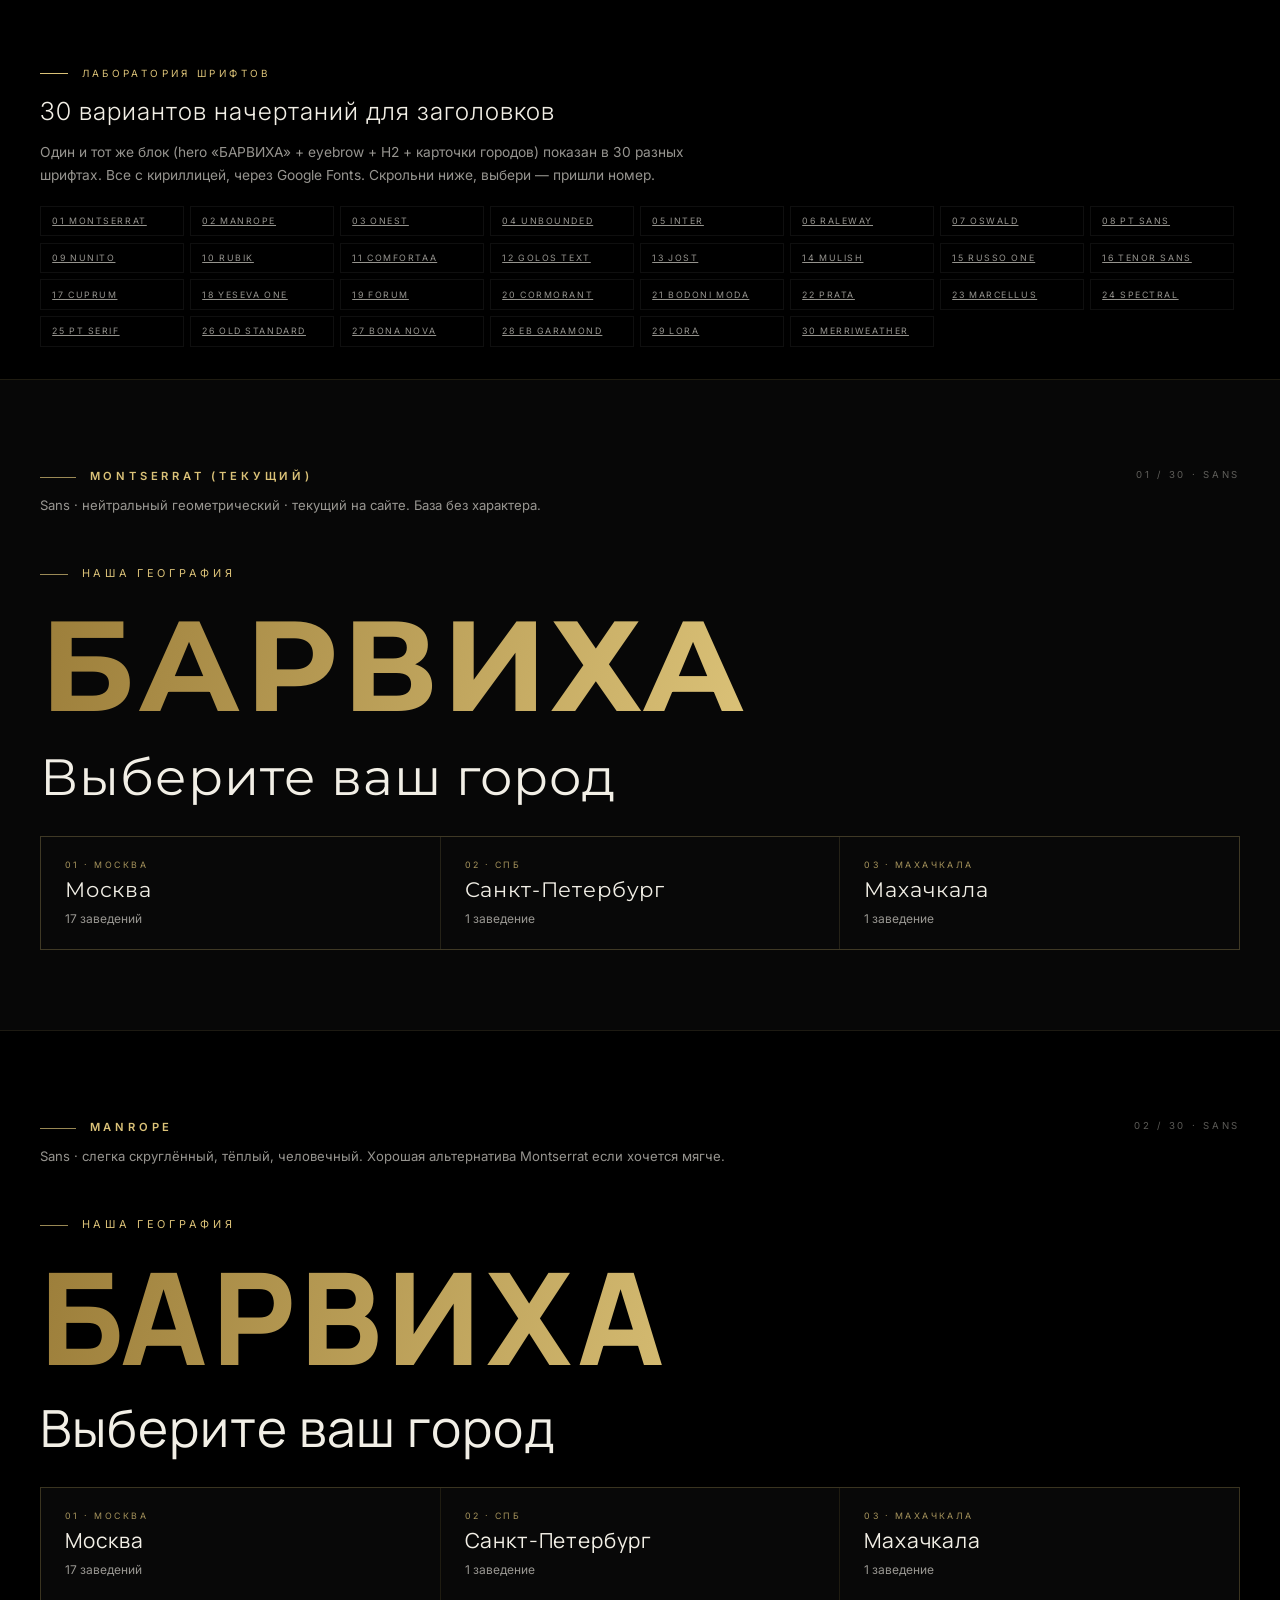
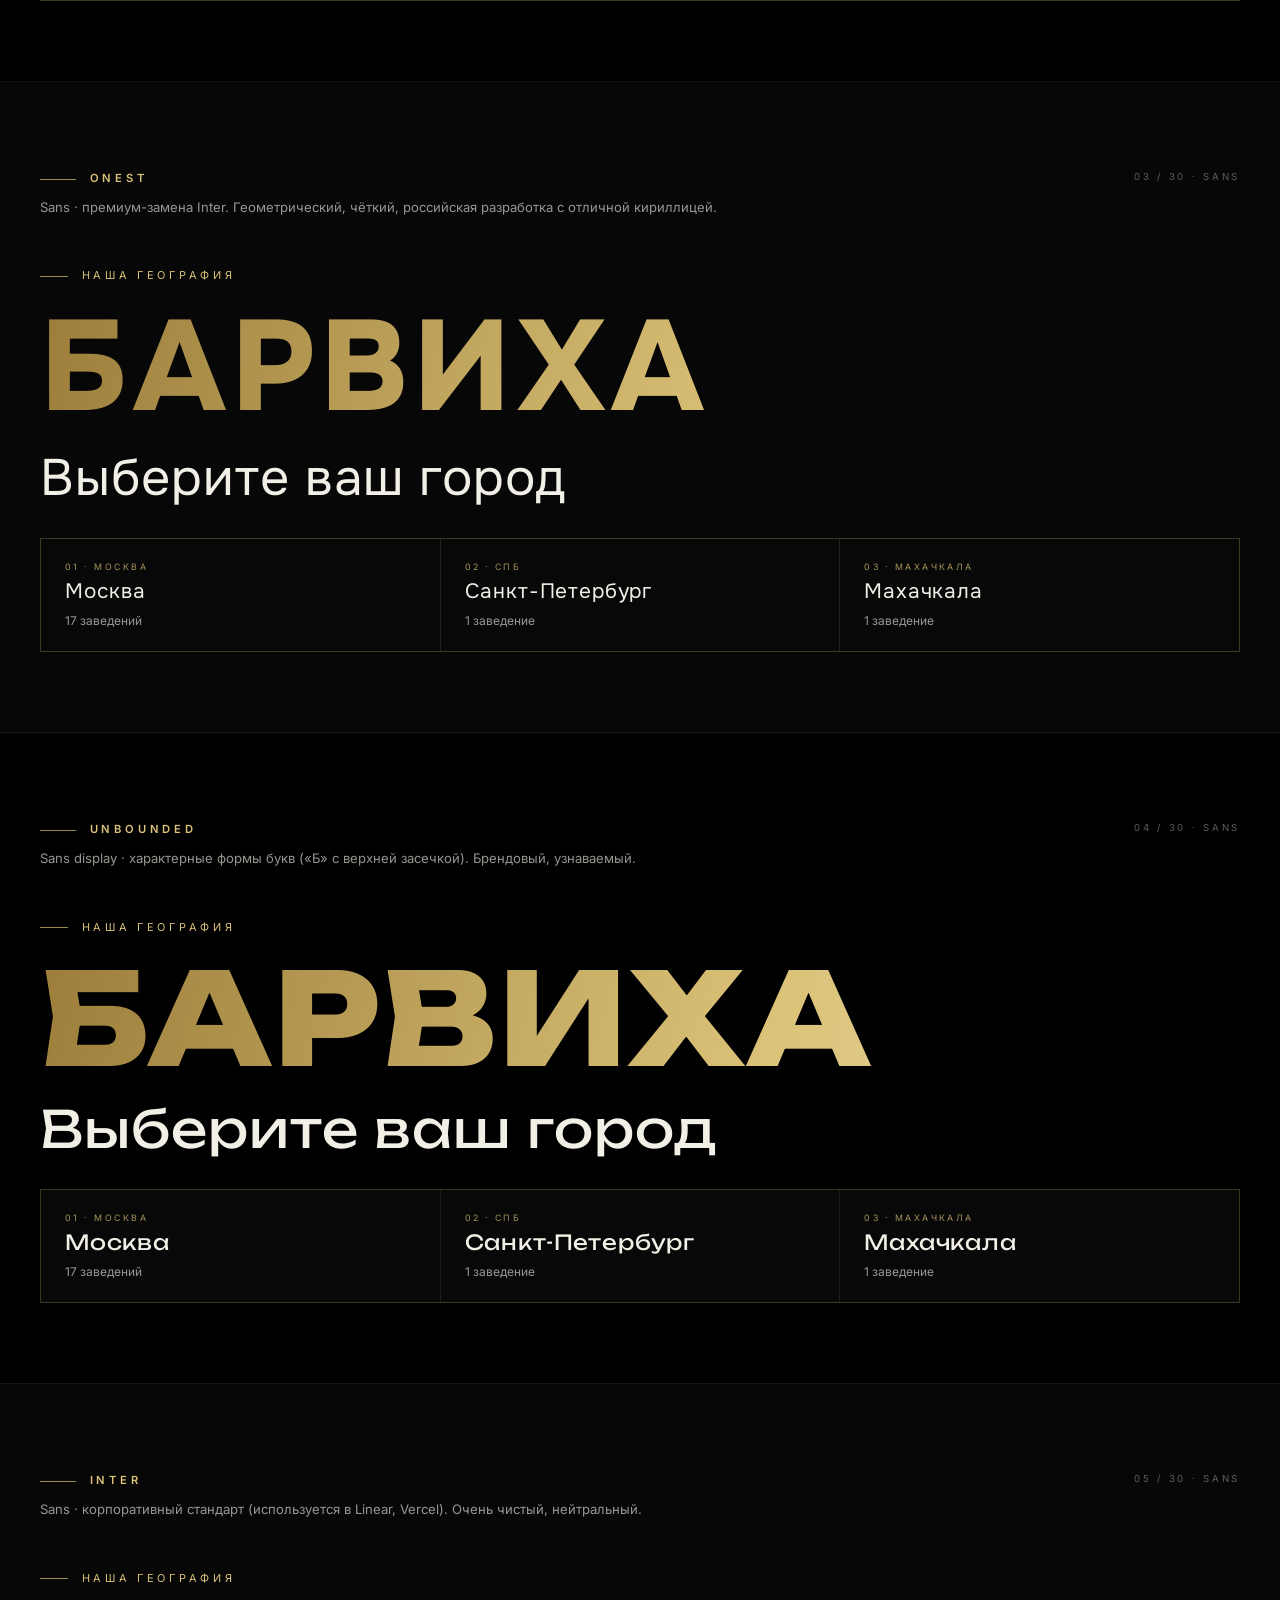
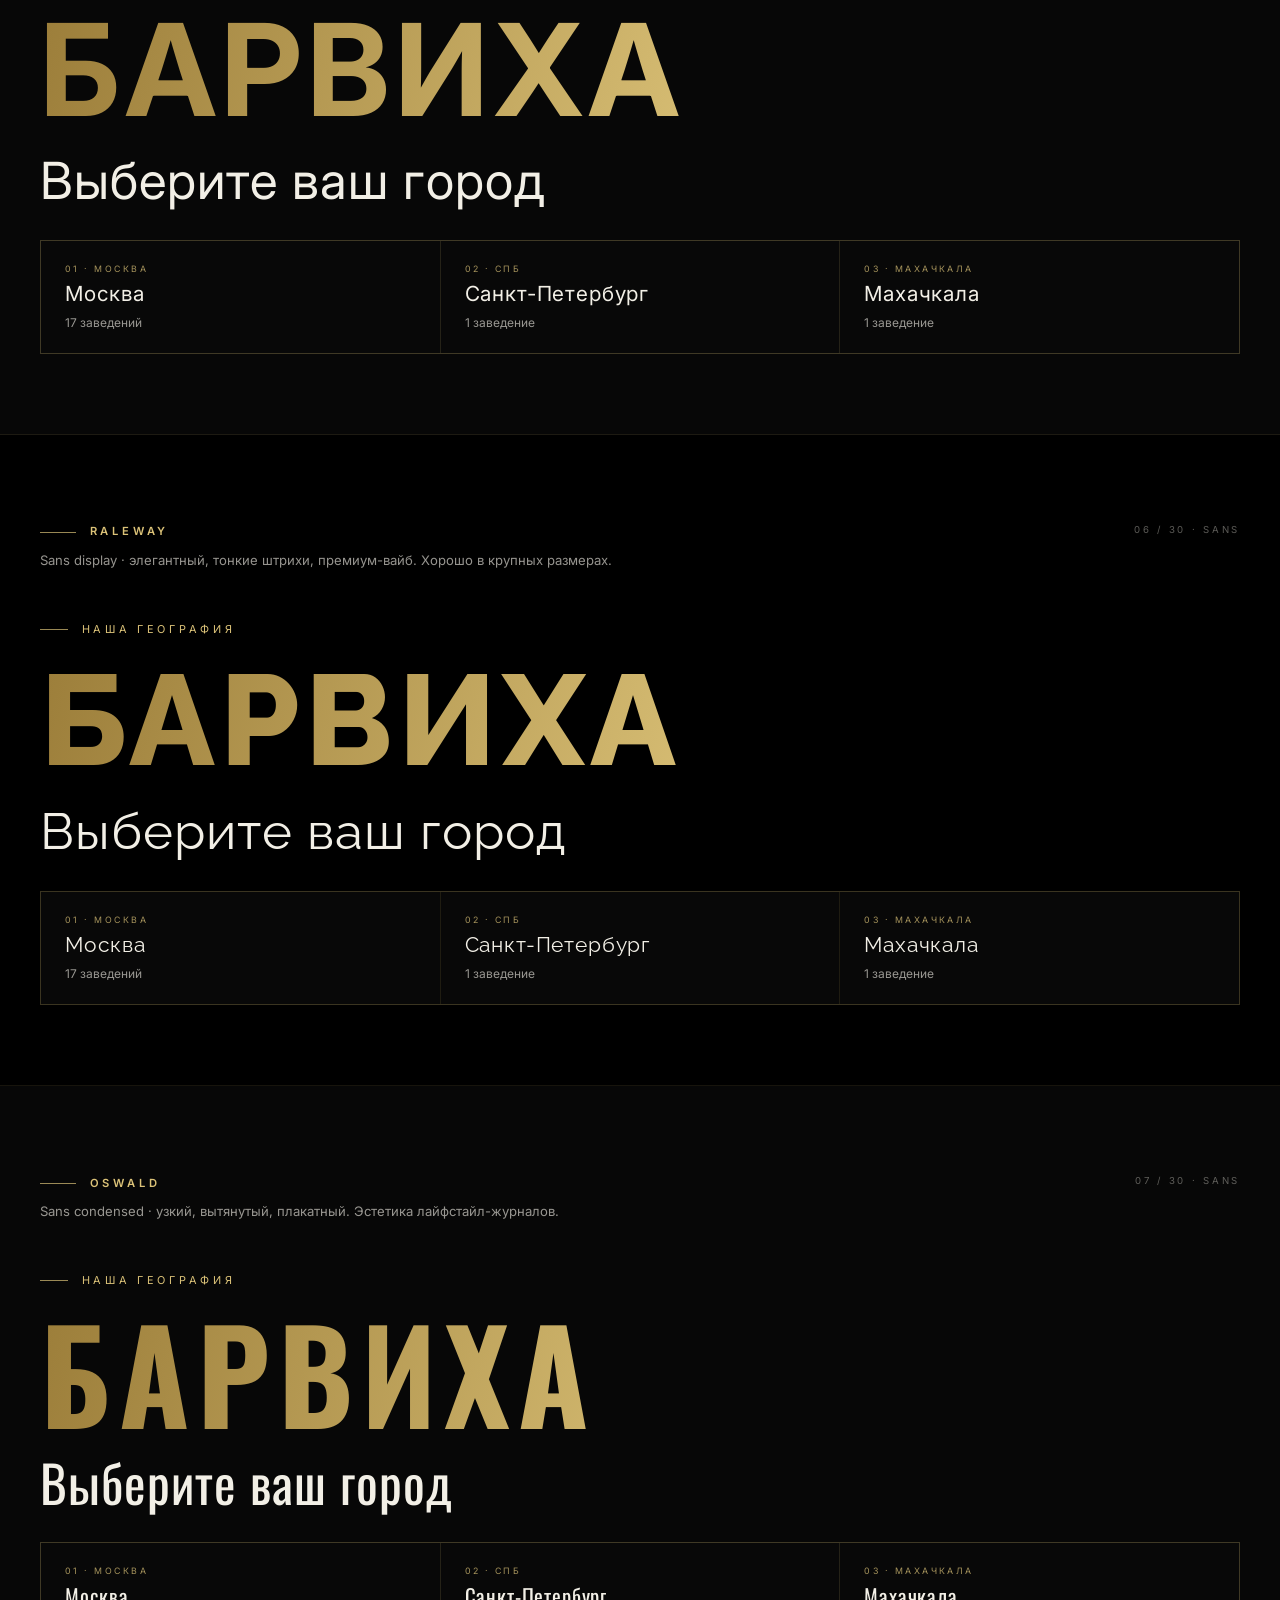
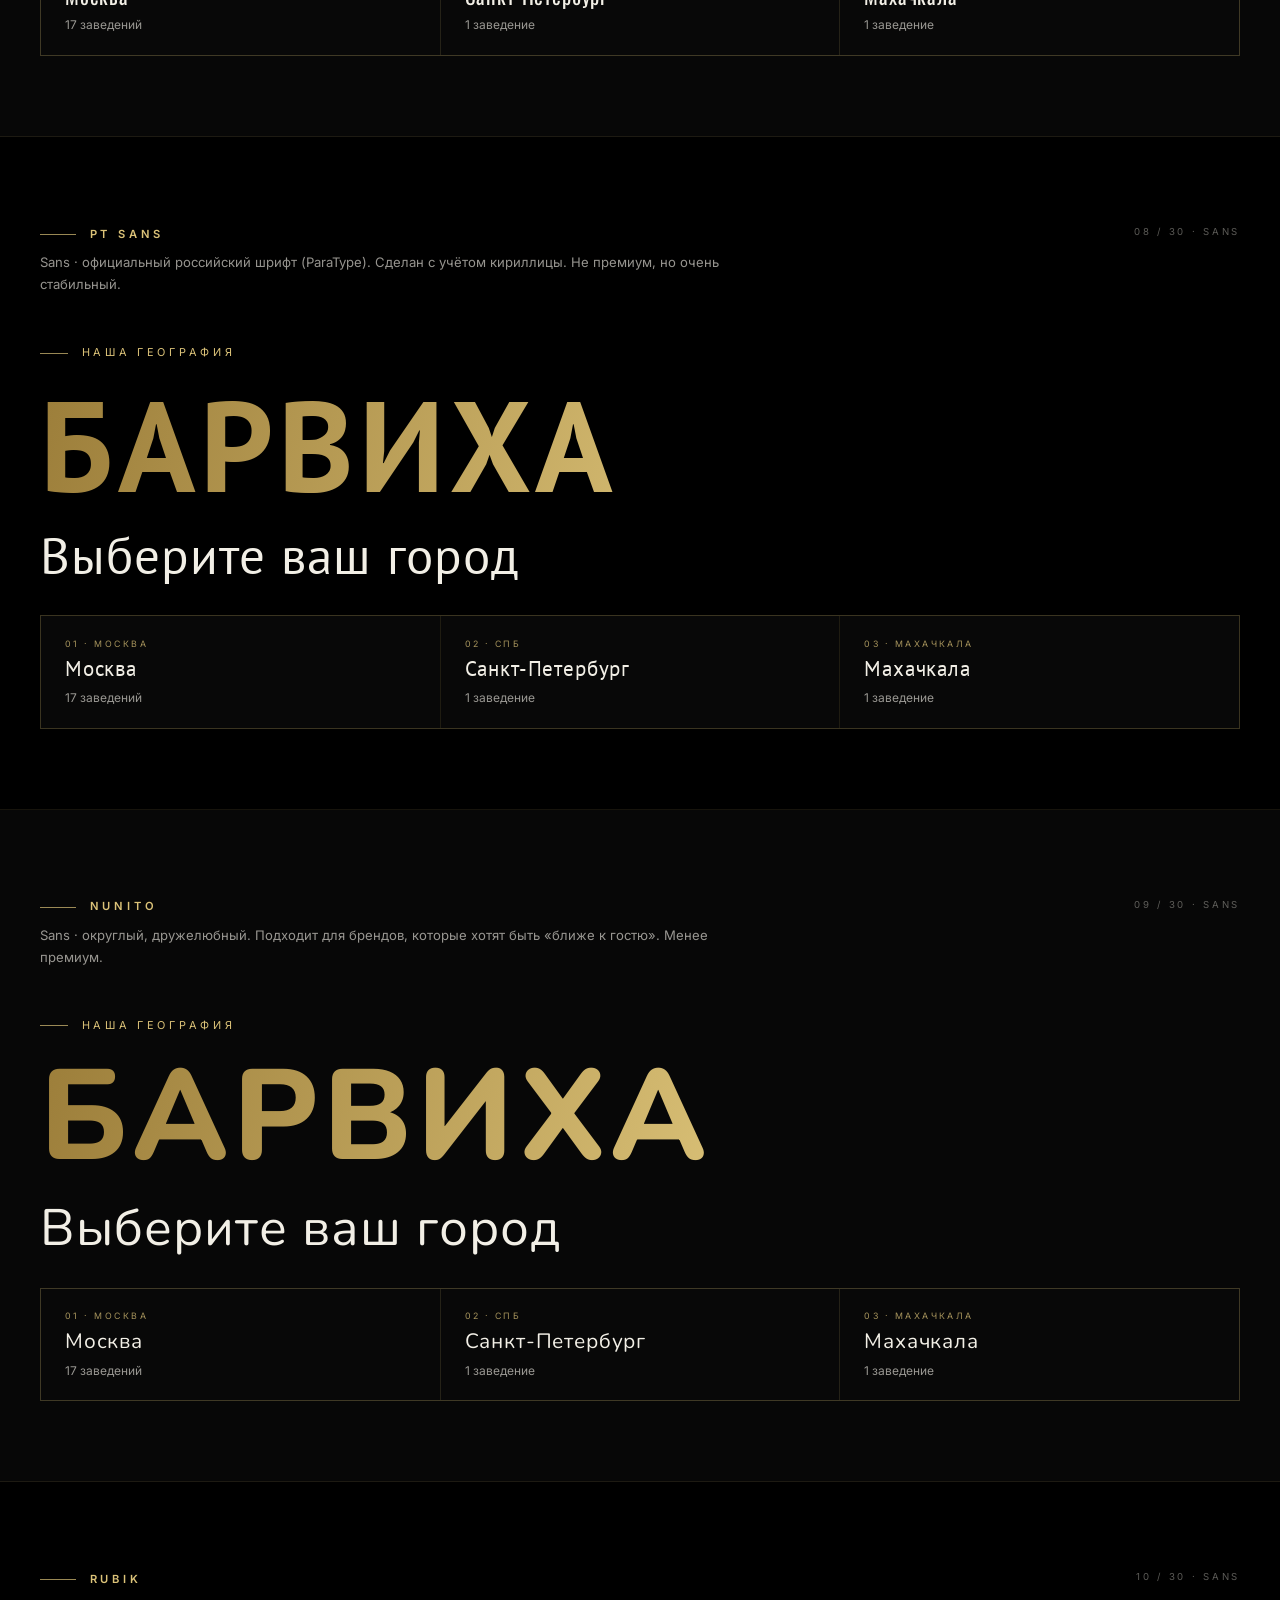
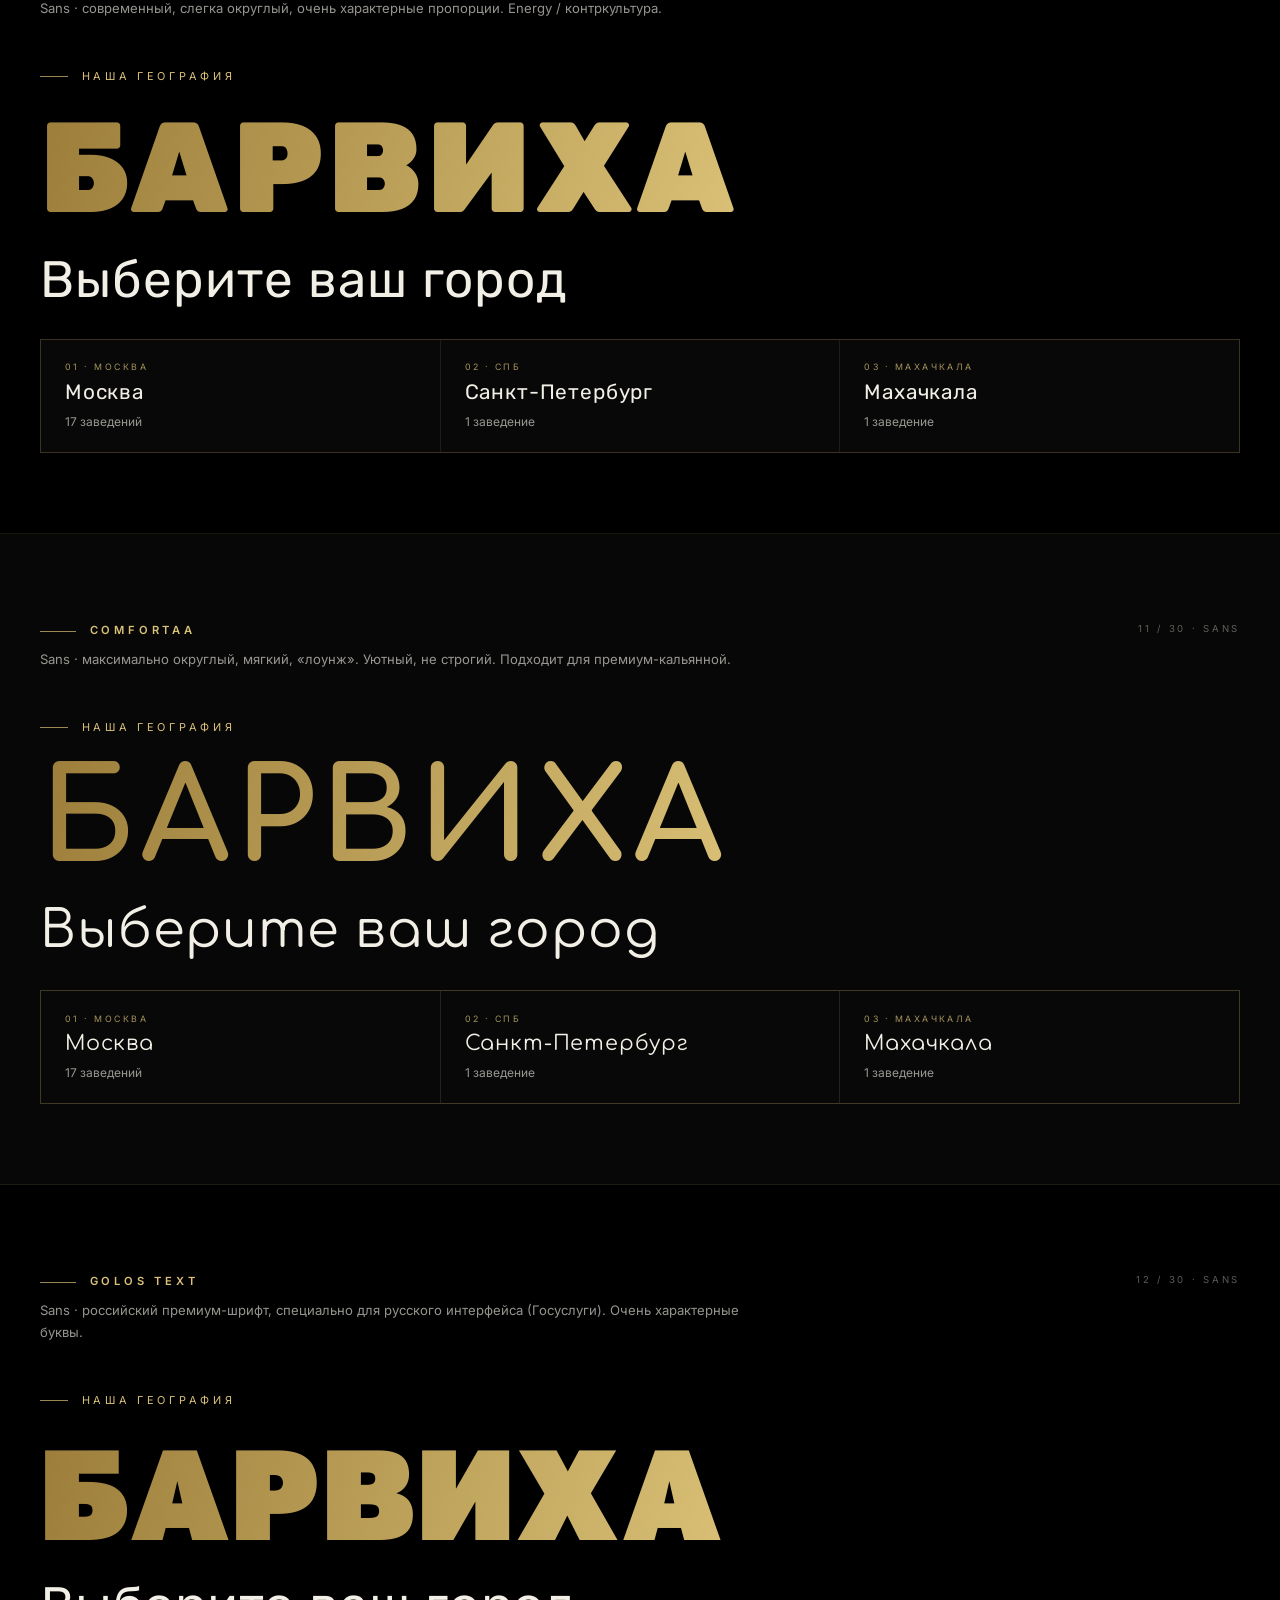
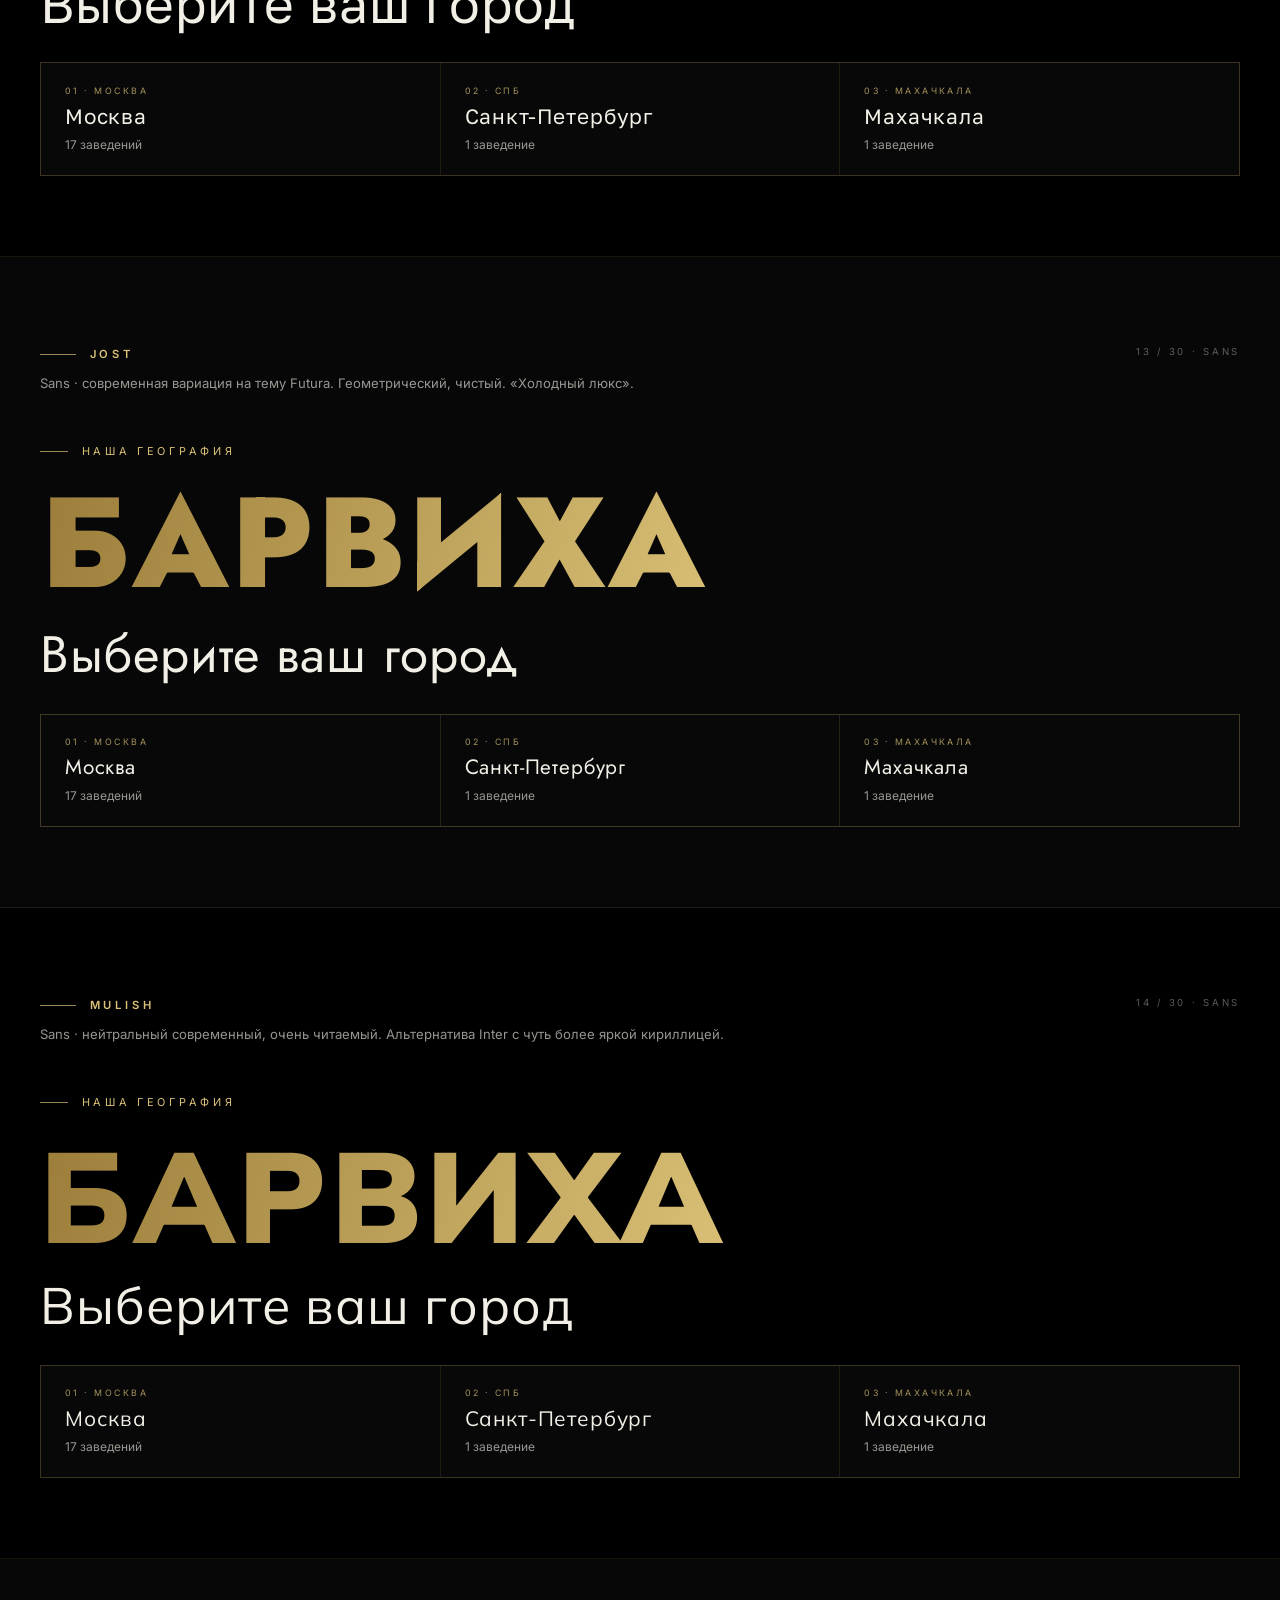
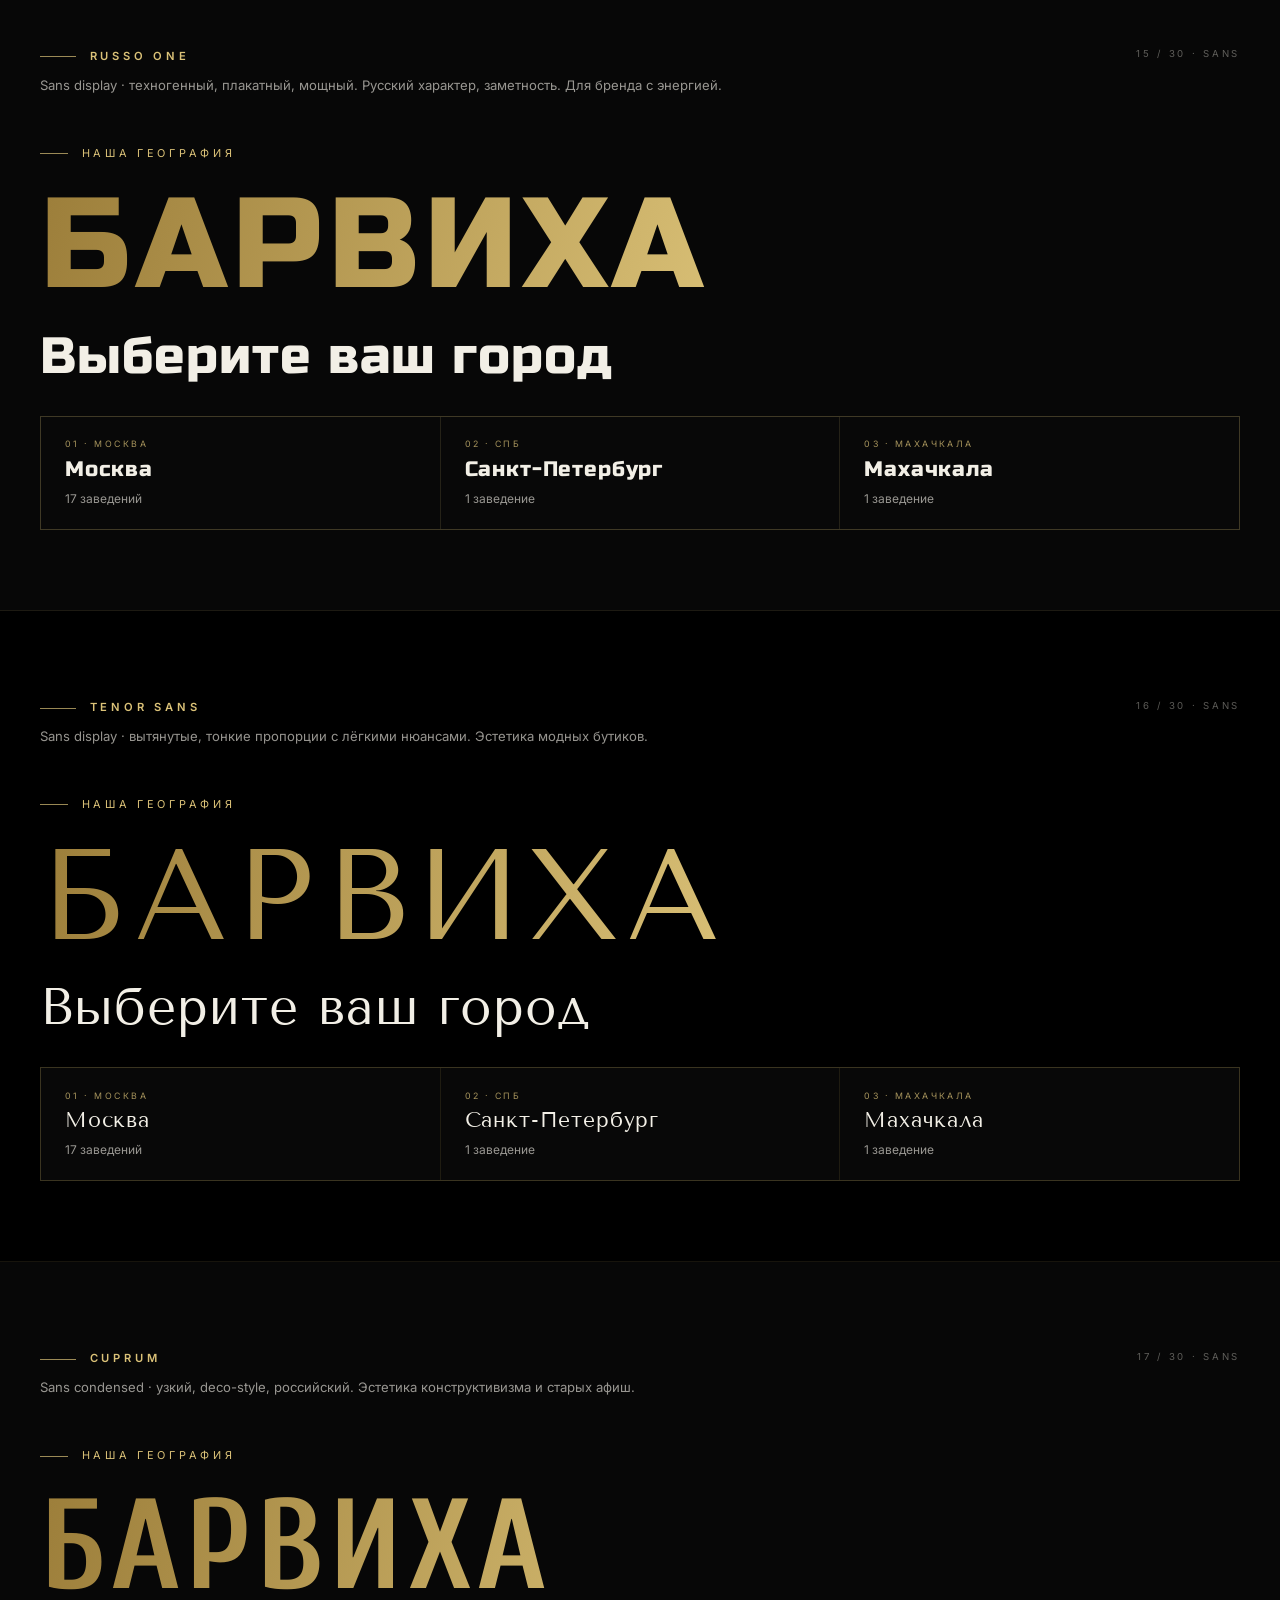
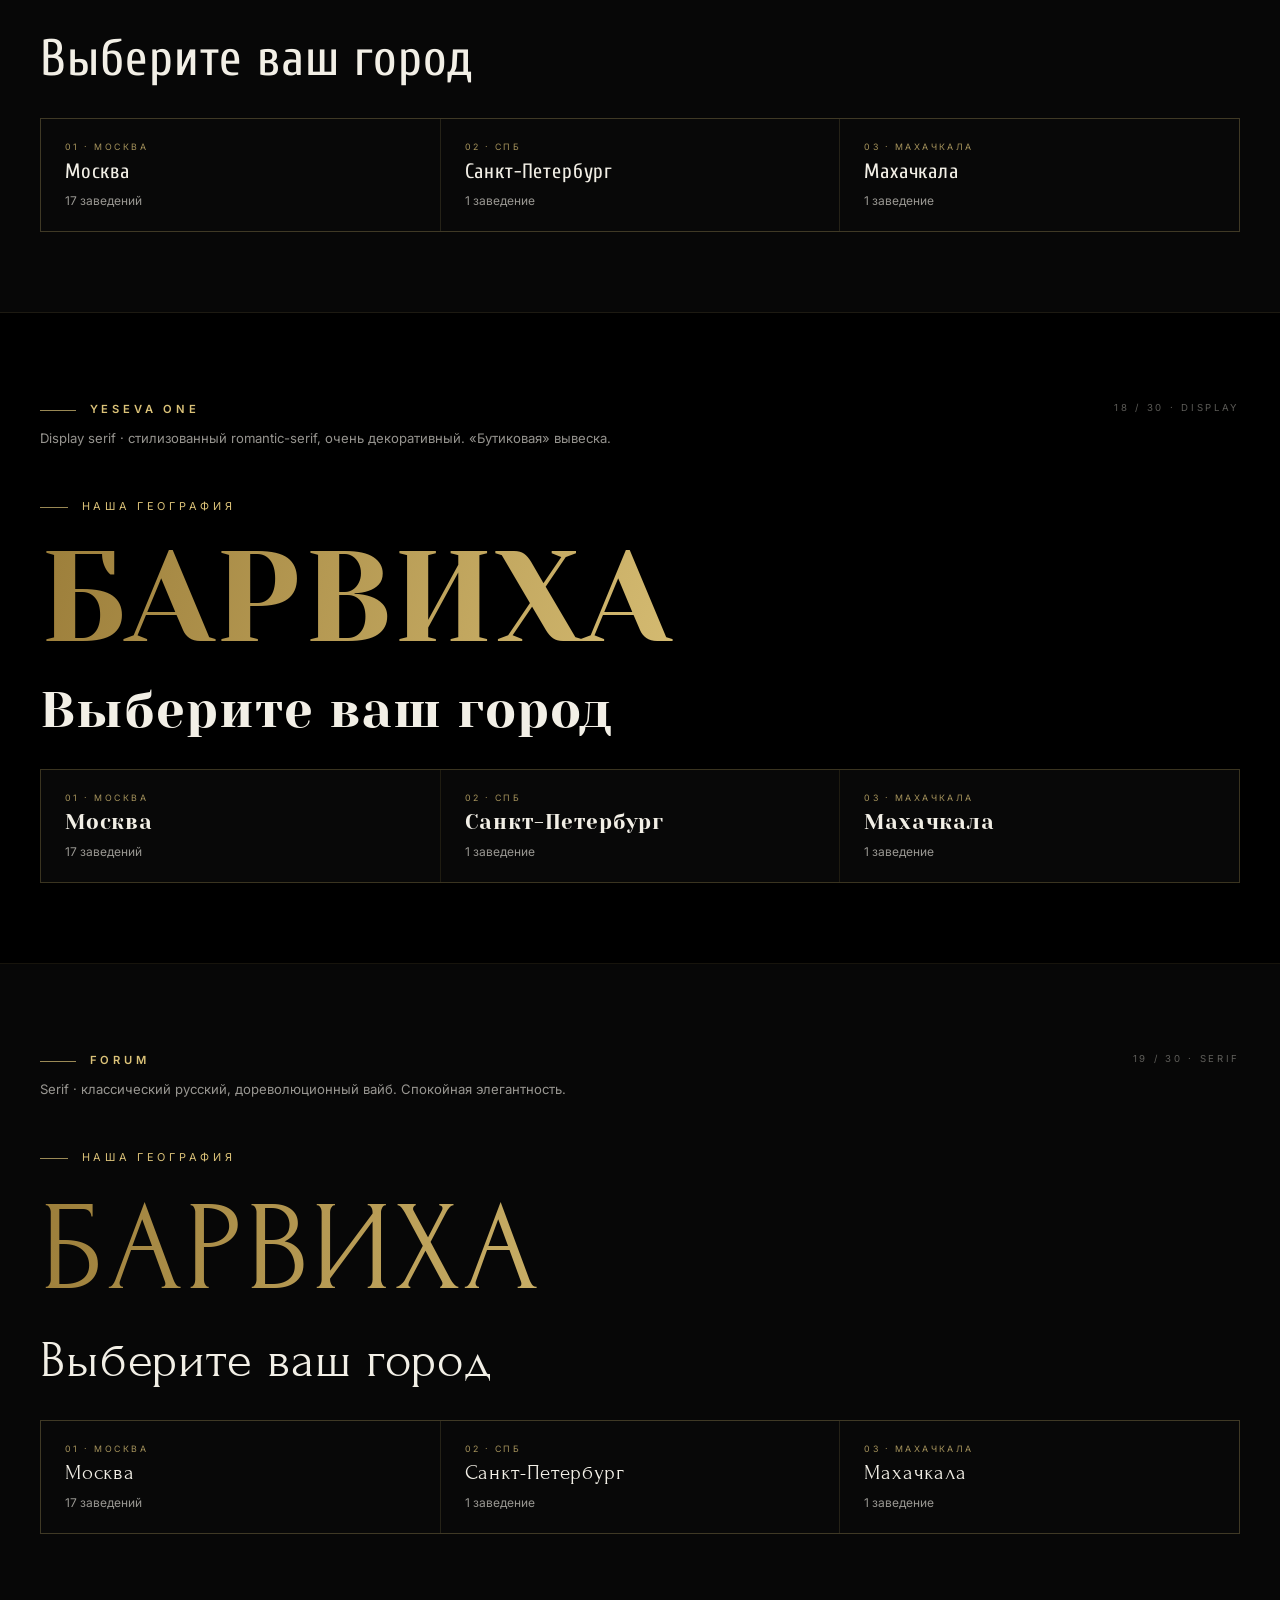
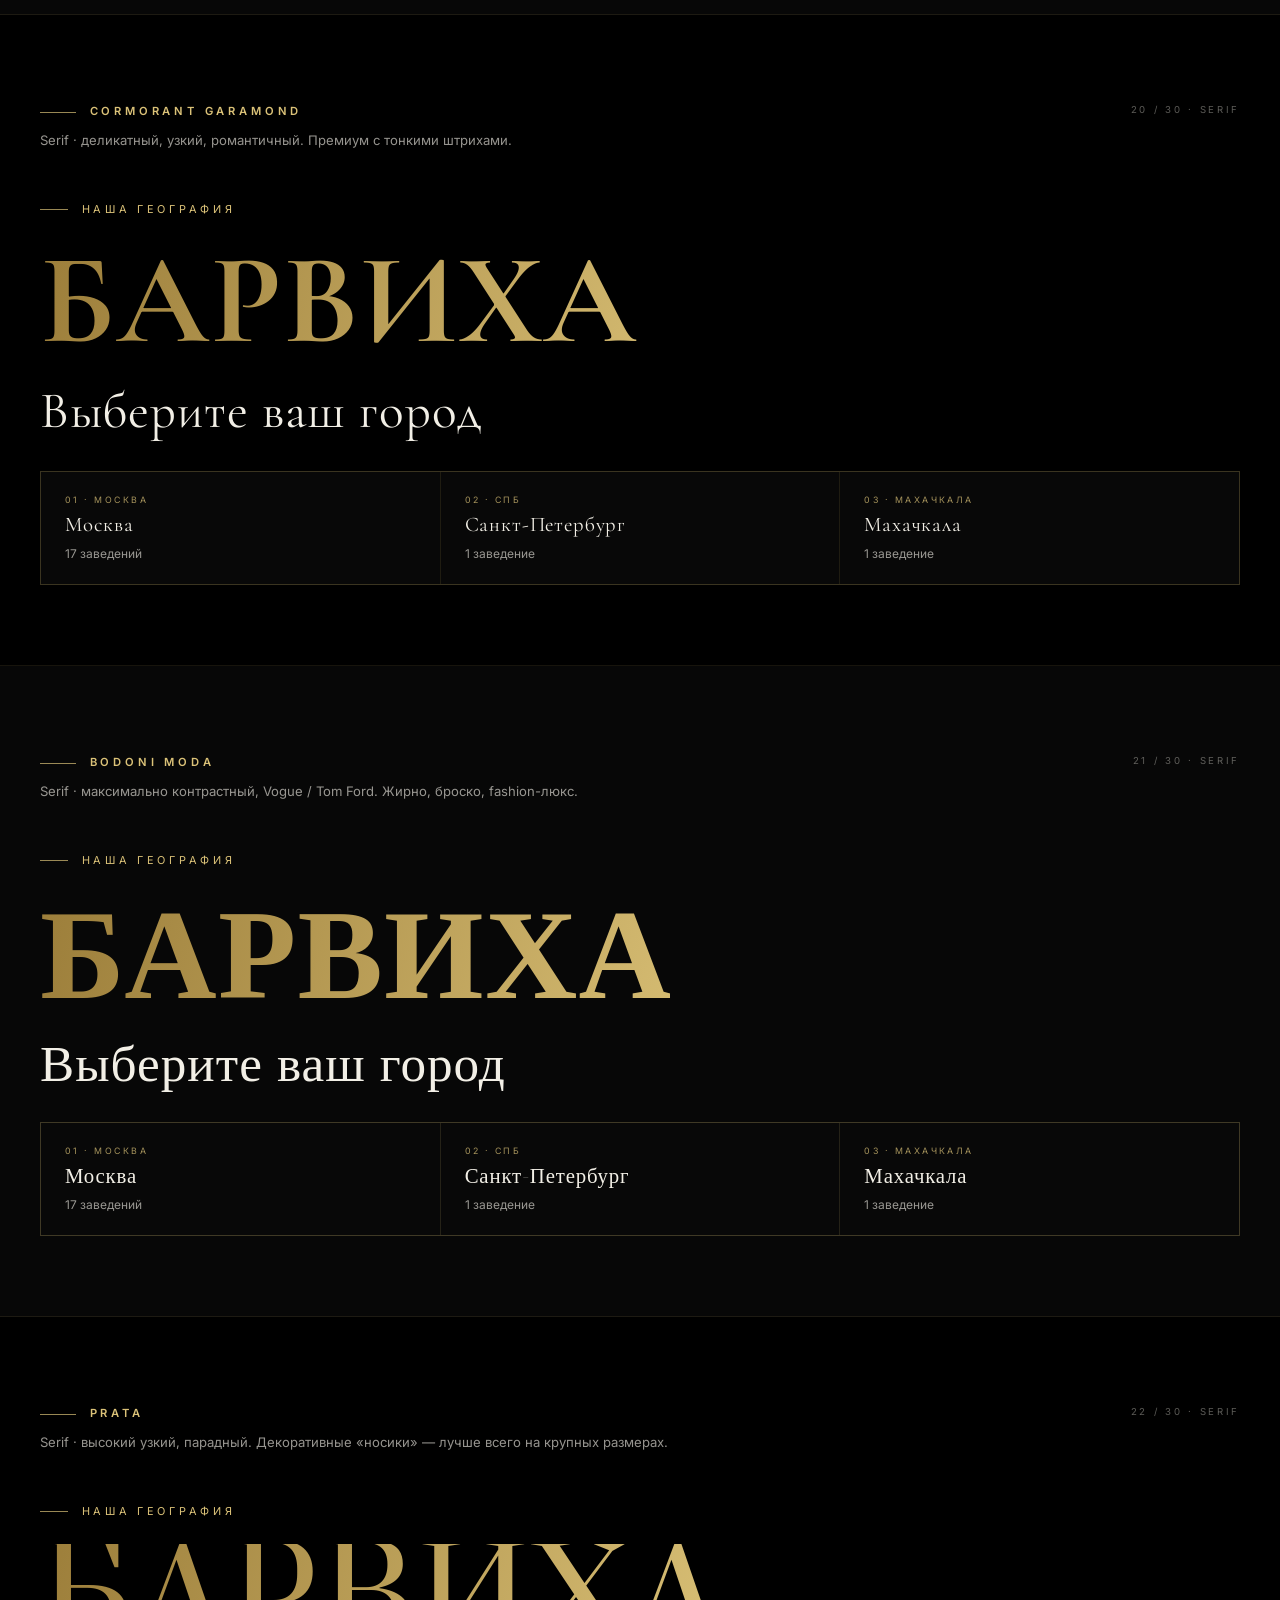
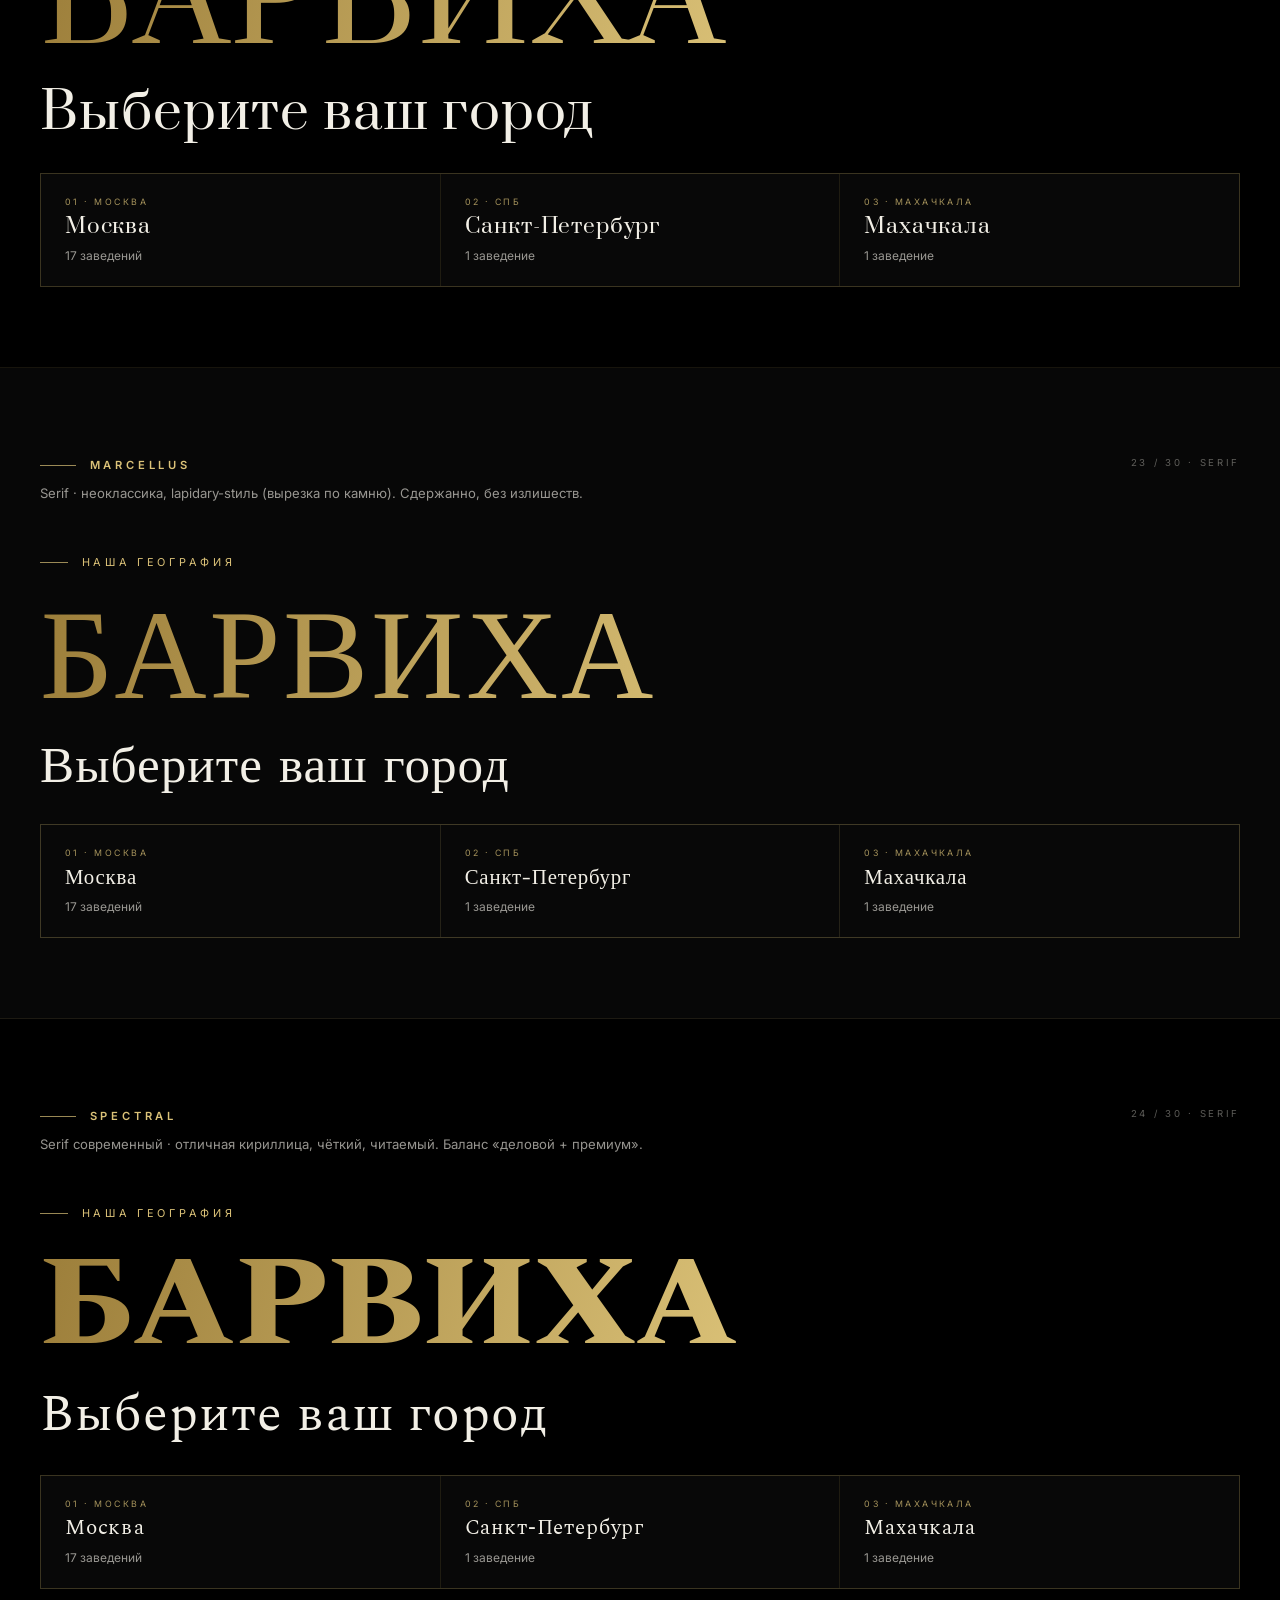
<file: fonts.html>
<!DOCTYPE html>
<html lang="ru">
<head>
<meta charset="UTF-8"/>
<meta name="viewport" content="width=device-width,initial-scale=1"/>
<title>Барвиха · Тест 30 шрифтов</title>
<link rel="icon" href="data:image/svg+xml,<svg xmlns='http://www.w3.org/2000/svg' viewBox='0 0 32 32'><rect width='32' height='32' fill='%23000'/><text y='24' x='4' font-size='24' fill='%23DBC278' font-family='serif' font-weight='bold'>B</text></svg>"/>

<!-- Google Fonts: всё разбито на 3 запроса, чтобы URL не обрезался -->
<link rel="preconnect" href="https://fonts.googleapis.com">
<link rel="preconnect" href="https://fonts.gstatic.com" crossorigin>
<link href="https://fonts.googleapis.com/css2?family=Montserrat:wght@400;700&family=Manrope:wght@400;800&family=Onest:wght@400;800&family=Unbounded:wght@400;800&family=Inter:wght@400;700&family=Raleway:wght@400;700;800&family=Oswald:wght@400;600;700&family=PT+Sans:wght@400;700&family=Nunito:wght@400;700;800&family=Rubik:wght@400;700;900&display=swap" rel="stylesheet"/>
<link href="https://fonts.googleapis.com/css2?family=Comfortaa:wght@400;700&family=Golos+Text:wght@400;700;900&family=Jost:wght@400;700;800&family=Mulish:wght@400;700;900&family=Russo+One&family=Tenor+Sans&family=Cuprum:wght@400;700&family=Yeseva+One&display=swap" rel="stylesheet"/>
<link href="https://fonts.googleapis.com/css2?family=Forum&family=Cormorant+Garamond:wght@400;500;600;700&family=Bodoni+Moda:ital,opsz,wght@0,6..96,400..900&family=Prata&family=Marcellus&family=Spectral:wght@400;600;800&family=PT+Serif:wght@400;700&family=Old+Standard+TT:wght@400;700&family=Bona+Nova:ital,wght@0,400;0,700&family=EB+Garamond:wght@400;700&family=Lora:wght@400;700&family=Merriweather:wght@400;700;900&display=swap" rel="stylesheet"/>

<style>
*,*::before,*::after{margin:0;padding:0;box-sizing:border-box}

:root{
  --bg:#000;
  --bg-1:#070707;
  --gold:#DBC278;
  --gold-soft:#C9B070;
  --gold-deep:#8E7438;
  --line-strong:rgba(219,194,120,.32);
  --text:#F2EFE6;
  --text-soft:rgba(242,239,230,.62);
  --text-mute:rgba(242,239,230,.38);
  --ease:cubic-bezier(.22,.61,.36,1)
}

html{scroll-behavior:smooth;font-size:16px}
body{background:var(--bg);color:var(--text);font-family:'Inter',sans-serif;font-weight:400;line-height:1.6;-webkit-font-smoothing:antialiased}

/* ── HEADER ── */
.page-hd{padding:3.5rem 2.5rem 2rem;border-bottom:1px solid rgba(219,194,120,.14);position:sticky;top:0;background:rgba(0,0,0,.94);backdrop-filter:blur(18px);z-index:50}
.page-hd-eb{font-family:'Inter',sans-serif;font-size:.62rem;letter-spacing:.34em;text-transform:uppercase;color:var(--gold);margin-bottom:.65rem;display:inline-flex;align-items:center;gap:.85rem}
.page-hd-eb::before{content:'';width:28px;height:1px;background:var(--gold)}
.page-hd-t{font-family:'Inter',sans-serif;font-size:1.55rem;font-weight:300;letter-spacing:.04em;color:var(--text)}
.page-hd-p{margin-top:.6rem;color:var(--text-soft);max-width:42rem;font-size:.86rem;line-height:1.65}
.page-hd-nav{display:grid;grid-template-columns:repeat(auto-fill,minmax(140px,1fr));gap:.4rem;margin-top:1.2rem;max-height:280px;overflow-y:auto;padding-right:.4rem}
.page-hd-nav a{font-family:'Inter',sans-serif;font-size:.55rem;letter-spacing:.18em;text-transform:uppercase;color:var(--text-soft);padding:.45rem .7rem;border:1px solid rgba(255,255,255,.06);transition:all .22s var(--ease)}
.page-hd-nav a:hover{border-color:var(--gold);color:var(--gold)}
@media(max-width:768px){.page-hd{position:relative}.page-hd-nav{max-height:none}}

/* ── SAMPLE BLOCK ── */
.sample{padding:5rem 2.5rem;border-bottom:1px solid rgba(219,194,120,.1);position:relative;background:var(--bg)}
.sample:nth-child(even){background:var(--bg-1)}

.sample-meta{display:flex;align-items:baseline;justify-content:space-between;gap:1.5rem;margin-bottom:2.5rem;flex-wrap:wrap}
.sample-name{font-family:'Inter',sans-serif;font-size:.7rem;font-weight:600;letter-spacing:.34em;text-transform:uppercase;color:var(--gold);display:inline-flex;align-items:center;gap:.85rem}
.sample-name::before{content:'';width:36px;height:1px;background:var(--gold);opacity:.7}
.sample-num{font-family:'Inter',sans-serif;font-size:.6rem;letter-spacing:.28em;color:var(--text-mute)}
.sample-desc{margin-top:.55rem;color:var(--text-soft);font-size:.82rem;line-height:1.65;max-width:44rem;font-family:'Inter',sans-serif}

.sample-eb{font-size:.68rem;letter-spacing:.34em;text-transform:uppercase;color:var(--gold);display:inline-flex;align-items:center;gap:.85rem;margin-bottom:1.1rem;font-family:'Inter',sans-serif}
.sample-eb::before{content:'';width:28px;height:1px;background:var(--gold);opacity:.7}

.sample-hero{
  font-size:clamp(3.2rem,10.5vw,8rem);
  font-weight:700;letter-spacing:.04em;line-height:.92;
  background-image:linear-gradient(105deg,#9C7E3A 0%,#DBC278 28%,#EBDCA9 45%,#F4E8BE 50%,#EBDCA9 55%,#DBC278 72%,#9C7E3A 100%);
  background-size:220% 100%;
  -webkit-background-clip:text;background-clip:text;
  -webkit-text-fill-color:transparent;color:transparent;
  margin:.4rem 0 1.6rem;
  animation:goldFlow 14s cubic-bezier(.45,.05,.55,.95) infinite
}
@keyframes goldFlow{0%{background-position:0% 50%}50%{background-position:100% 50%}100%{background-position:0% 50%}}

.sample-h2{
  font-size:clamp(1.85rem,4.4vw,3.2rem);
  font-weight:400;letter-spacing:.02em;line-height:1.05;
  color:var(--text);margin-bottom:1.2rem
}

.sample-cards{display:grid;grid-template-columns:repeat(auto-fit,minmax(240px,1fr));gap:1px;background:rgba(219,194,120,.14);border:1px solid rgba(219,194,120,.14);margin-top:2rem}
.sample-card{background:#080808;padding:1.3rem 1.5rem;position:relative}
.sample-card-l{font-size:.55rem;letter-spacing:.28em;text-transform:uppercase;color:var(--gold);opacity:.75;margin-bottom:.45rem;font-family:'Inter',sans-serif}
.sample-card-n{font-size:1.3rem;font-weight:400;letter-spacing:.04em;color:var(--text);line-height:1.05}
.sample-card-s{margin-top:.5rem;font-size:.75rem;color:var(--text-soft);font-family:'Inter',sans-serif}

/* ── ШРИФТЫ ── */
.fnt-montserrat .sample-hero,.fnt-montserrat .sample-h2,.fnt-montserrat .sample-card-n{font-family:'Montserrat',sans-serif}
.fnt-montserrat .sample-hero{font-weight:700}

.fnt-manrope .sample-hero,.fnt-manrope .sample-h2,.fnt-manrope .sample-card-n{font-family:'Manrope',sans-serif}
.fnt-manrope .sample-hero{font-weight:800}

.fnt-onest .sample-hero,.fnt-onest .sample-h2,.fnt-onest .sample-card-n{font-family:'Onest',sans-serif}
.fnt-onest .sample-hero{font-weight:800}

.fnt-unbounded .sample-hero,.fnt-unbounded .sample-h2,.fnt-unbounded .sample-card-n{font-family:'Unbounded',sans-serif}
.fnt-unbounded .sample-hero{font-weight:800;letter-spacing:.02em}

.fnt-inter .sample-hero,.fnt-inter .sample-h2,.fnt-inter .sample-card-n{font-family:'Inter',sans-serif}
.fnt-inter .sample-hero{font-weight:700}

.fnt-raleway .sample-hero,.fnt-raleway .sample-h2,.fnt-raleway .sample-card-n{font-family:'Raleway',sans-serif}
.fnt-raleway .sample-hero{font-weight:800}

.fnt-oswald .sample-hero,.fnt-oswald .sample-h2,.fnt-oswald .sample-card-n{font-family:'Oswald',sans-serif}
.fnt-oswald .sample-hero{font-weight:700;letter-spacing:.06em}

.fnt-ptsans .sample-hero,.fnt-ptsans .sample-h2,.fnt-ptsans .sample-card-n{font-family:'PT Sans',sans-serif}
.fnt-ptsans .sample-hero{font-weight:700}

.fnt-nunito .sample-hero,.fnt-nunito .sample-h2,.fnt-nunito .sample-card-n{font-family:'Nunito',sans-serif}
.fnt-nunito .sample-hero{font-weight:800}

.fnt-rubik .sample-hero,.fnt-rubik .sample-h2,.fnt-rubik .sample-card-n{font-family:'Rubik',sans-serif}
.fnt-rubik .sample-hero{font-weight:900}

.fnt-comfortaa .sample-hero,.fnt-comfortaa .sample-h2,.fnt-comfortaa .sample-card-n{font-family:'Comfortaa',sans-serif}
.fnt-comfortaa .sample-hero{font-weight:700}

.fnt-golos .sample-hero,.fnt-golos .sample-h2,.fnt-golos .sample-card-n{font-family:'Golos Text',sans-serif}
.fnt-golos .sample-hero{font-weight:900;letter-spacing:.02em}

.fnt-jost .sample-hero,.fnt-jost .sample-h2,.fnt-jost .sample-card-n{font-family:'Jost',sans-serif}
.fnt-jost .sample-hero{font-weight:800;letter-spacing:.02em}

.fnt-mulish .sample-hero,.fnt-mulish .sample-h2,.fnt-mulish .sample-card-n{font-family:'Mulish',sans-serif}
.fnt-mulish .sample-hero{font-weight:900}

.fnt-russo .sample-hero,.fnt-russo .sample-h2,.fnt-russo .sample-card-n{font-family:'Russo One',sans-serif}
.fnt-russo .sample-hero{font-weight:400;letter-spacing:.04em}

.fnt-tenor .sample-hero,.fnt-tenor .sample-h2,.fnt-tenor .sample-card-n{font-family:'Tenor Sans',sans-serif}
.fnt-tenor .sample-hero{font-weight:400;letter-spacing:.06em}

.fnt-cuprum .sample-hero,.fnt-cuprum .sample-h2,.fnt-cuprum .sample-card-n{font-family:'Cuprum',sans-serif}
.fnt-cuprum .sample-hero{font-weight:700;letter-spacing:.04em}

.fnt-yeseva .sample-hero,.fnt-yeseva .sample-h2,.fnt-yeseva .sample-card-n{font-family:'Yeseva One',serif}
.fnt-yeseva .sample-hero{font-weight:400;letter-spacing:.02em}

.fnt-forum .sample-hero,.fnt-forum .sample-h2,.fnt-forum .sample-card-n{font-family:'Forum',serif}
.fnt-forum .sample-hero{font-weight:400;letter-spacing:.02em}

.fnt-cormorant .sample-hero,.fnt-cormorant .sample-h2,.fnt-cormorant .sample-card-n{font-family:'Cormorant Garamond',serif}
.fnt-cormorant .sample-hero{font-weight:700;letter-spacing:.01em}

.fnt-bodoni .sample-hero,.fnt-bodoni .sample-h2,.fnt-bodoni .sample-card-n{font-family:'Bodoni Moda',serif}
.fnt-bodoni .sample-hero{font-weight:900;letter-spacing:.01em}

.fnt-prata .sample-hero,.fnt-prata .sample-h2,.fnt-prata .sample-card-n{font-family:'Prata',serif}
.fnt-prata .sample-hero{font-weight:400;letter-spacing:.02em}

.fnt-marcellus .sample-hero,.fnt-marcellus .sample-h2,.fnt-marcellus .sample-card-n{font-family:'Marcellus',serif}
.fnt-marcellus .sample-hero{font-weight:400;letter-spacing:.02em}

.fnt-spectral .sample-hero,.fnt-spectral .sample-h2,.fnt-spectral .sample-card-n{font-family:'Spectral',serif}
.fnt-spectral .sample-hero{font-weight:800;letter-spacing:.01em}

.fnt-ptserif .sample-hero,.fnt-ptserif .sample-h2,.fnt-ptserif .sample-card-n{font-family:'PT Serif',serif}
.fnt-ptserif .sample-hero{font-weight:700}

.fnt-oldstandard .sample-hero,.fnt-oldstandard .sample-h2,.fnt-oldstandard .sample-card-n{font-family:'Old Standard TT',serif}
.fnt-oldstandard .sample-hero{font-weight:700;letter-spacing:.02em}

.fnt-bonanova .sample-hero,.fnt-bonanova .sample-h2,.fnt-bonanova .sample-card-n{font-family:'Bona Nova',serif}
.fnt-bonanova .sample-hero{font-weight:700;letter-spacing:.02em}

.fnt-ebgaramond .sample-hero,.fnt-ebgaramond .sample-h2,.fnt-ebgaramond .sample-card-n{font-family:'EB Garamond',serif}
.fnt-ebgaramond .sample-hero{font-weight:700;letter-spacing:.01em}

.fnt-lora .sample-hero,.fnt-lora .sample-h2,.fnt-lora .sample-card-n{font-family:'Lora',serif}
.fnt-lora .sample-hero{font-weight:700;letter-spacing:.02em}

.fnt-merriweather .sample-hero,.fnt-merriweather .sample-h2,.fnt-merriweather .sample-card-n{font-family:'Merriweather',serif}
.fnt-merriweather .sample-hero{font-weight:900;letter-spacing:0}

/* ── FOOT ── */
.foot{padding:3rem 2.5rem;text-align:center;border-top:1px solid rgba(219,194,120,.14)}
.foot a{color:var(--gold);font-family:'Inter',sans-serif;font-size:.6rem;letter-spacing:.28em;text-transform:uppercase}

@media(max-width:600px){
  .page-hd,.sample,.foot{padding-left:1.25rem;padding-right:1.25rem}
}
</style>
</head>
<body>

<header class="page-hd">
  <span class="page-hd-eb">Лаборатория шрифтов</span>
  <h1 class="page-hd-t">30 вариантов начертаний для заголовков</h1>
  <p class="page-hd-p">Один и тот же блок (hero «БАРВИХА» + eyebrow + H2 + карточки городов) показан в 30 разных шрифтах. Все с кириллицей, через Google Fonts. Скрольни ниже, выбери — пришли номер.</p>
  <nav class="page-hd-nav">
    <a href="#s01">01 Montserrat</a>
    <a href="#s02">02 Manrope</a>
    <a href="#s03">03 Onest</a>
    <a href="#s04">04 Unbounded</a>
    <a href="#s05">05 Inter</a>
    <a href="#s06">06 Raleway</a>
    <a href="#s07">07 Oswald</a>
    <a href="#s08">08 PT Sans</a>
    <a href="#s09">09 Nunito</a>
    <a href="#s10">10 Rubik</a>
    <a href="#s11">11 Comfortaa</a>
    <a href="#s12">12 Golos Text</a>
    <a href="#s13">13 Jost</a>
    <a href="#s14">14 Mulish</a>
    <a href="#s15">15 Russo One</a>
    <a href="#s16">16 Tenor Sans</a>
    <a href="#s17">17 Cuprum</a>
    <a href="#s18">18 Yeseva One</a>
    <a href="#s19">19 Forum</a>
    <a href="#s20">20 Cormorant</a>
    <a href="#s21">21 Bodoni Moda</a>
    <a href="#s22">22 Prata</a>
    <a href="#s23">23 Marcellus</a>
    <a href="#s24">24 Spectral</a>
    <a href="#s25">25 PT Serif</a>
    <a href="#s26">26 Old Standard</a>
    <a href="#s27">27 Bona Nova</a>
    <a href="#s28">28 EB Garamond</a>
    <a href="#s29">29 Lora</a>
    <a href="#s30">30 Merriweather</a>
  </nav>
</header>

<!-- ═══════════════ SANS-SERIF ═══════════════ -->

<section class="sample fnt-montserrat" id="s01">
  <div class="sample-meta"><div><span class="sample-name">Montserrat (текущий)</span><p class="sample-desc">Sans · нейтральный геометрический · текущий на сайте. База без характера.</p></div><span class="sample-num">01 / 30 · SANS</span></div>
  <span class="sample-eb">Наша география</span><div class="sample-hero">БАРВИХА</div><h2 class="sample-h2">Выберите ваш город</h2>
  <div class="sample-cards"><div class="sample-card"><div class="sample-card-l">01 · Москва</div><div class="sample-card-n">Москва</div><div class="sample-card-s">17 заведений</div></div><div class="sample-card"><div class="sample-card-l">02 · СПб</div><div class="sample-card-n">Санкт-Петербург</div><div class="sample-card-s">1 заведение</div></div><div class="sample-card"><div class="sample-card-l">03 · Махачкала</div><div class="sample-card-n">Махачкала</div><div class="sample-card-s">1 заведение</div></div></div>
</section>

<section class="sample fnt-manrope" id="s02">
  <div class="sample-meta"><div><span class="sample-name">Manrope</span><p class="sample-desc">Sans · слегка скруглённый, тёплый, человечный. Хорошая альтернатива Montserrat если хочется мягче.</p></div><span class="sample-num">02 / 30 · SANS</span></div>
  <span class="sample-eb">Наша география</span><div class="sample-hero">БАРВИХА</div><h2 class="sample-h2">Выберите ваш город</h2>
  <div class="sample-cards"><div class="sample-card"><div class="sample-card-l">01 · Москва</div><div class="sample-card-n">Москва</div><div class="sample-card-s">17 заведений</div></div><div class="sample-card"><div class="sample-card-l">02 · СПб</div><div class="sample-card-n">Санкт-Петербург</div><div class="sample-card-s">1 заведение</div></div><div class="sample-card"><div class="sample-card-l">03 · Махачкала</div><div class="sample-card-n">Махачкала</div><div class="sample-card-s">1 заведение</div></div></div>
</section>

<section class="sample fnt-onest" id="s03">
  <div class="sample-meta"><div><span class="sample-name">Onest</span><p class="sample-desc">Sans · премиум-замена Inter. Геометрический, чёткий, российская разработка с отличной кириллицей.</p></div><span class="sample-num">03 / 30 · SANS</span></div>
  <span class="sample-eb">Наша география</span><div class="sample-hero">БАРВИХА</div><h2 class="sample-h2">Выберите ваш город</h2>
  <div class="sample-cards"><div class="sample-card"><div class="sample-card-l">01 · Москва</div><div class="sample-card-n">Москва</div><div class="sample-card-s">17 заведений</div></div><div class="sample-card"><div class="sample-card-l">02 · СПб</div><div class="sample-card-n">Санкт-Петербург</div><div class="sample-card-s">1 заведение</div></div><div class="sample-card"><div class="sample-card-l">03 · Махачкала</div><div class="sample-card-n">Махачкала</div><div class="sample-card-s">1 заведение</div></div></div>
</section>

<section class="sample fnt-unbounded" id="s04">
  <div class="sample-meta"><div><span class="sample-name">Unbounded</span><p class="sample-desc">Sans display · характерные формы букв («Б» с верхней засечкой). Брендовый, узнаваемый.</p></div><span class="sample-num">04 / 30 · SANS</span></div>
  <span class="sample-eb">Наша география</span><div class="sample-hero">БАРВИХА</div><h2 class="sample-h2">Выберите ваш город</h2>
  <div class="sample-cards"><div class="sample-card"><div class="sample-card-l">01 · Москва</div><div class="sample-card-n">Москва</div><div class="sample-card-s">17 заведений</div></div><div class="sample-card"><div class="sample-card-l">02 · СПб</div><div class="sample-card-n">Санкт-Петербург</div><div class="sample-card-s">1 заведение</div></div><div class="sample-card"><div class="sample-card-l">03 · Махачкала</div><div class="sample-card-n">Махачкала</div><div class="sample-card-s">1 заведение</div></div></div>
</section>

<section class="sample fnt-inter" id="s05">
  <div class="sample-meta"><div><span class="sample-name">Inter</span><p class="sample-desc">Sans · корпоративный стандарт (используется в Linear, Vercel). Очень чистый, нейтральный.</p></div><span class="sample-num">05 / 30 · SANS</span></div>
  <span class="sample-eb">Наша география</span><div class="sample-hero">БАРВИХА</div><h2 class="sample-h2">Выберите ваш город</h2>
  <div class="sample-cards"><div class="sample-card"><div class="sample-card-l">01 · Москва</div><div class="sample-card-n">Москва</div><div class="sample-card-s">17 заведений</div></div><div class="sample-card"><div class="sample-card-l">02 · СПб</div><div class="sample-card-n">Санкт-Петербург</div><div class="sample-card-s">1 заведение</div></div><div class="sample-card"><div class="sample-card-l">03 · Махачкала</div><div class="sample-card-n">Махачкала</div><div class="sample-card-s">1 заведение</div></div></div>
</section>

<section class="sample fnt-raleway" id="s06">
  <div class="sample-meta"><div><span class="sample-name">Raleway</span><p class="sample-desc">Sans display · элегантный, тонкие штрихи, премиум-вайб. Хорошо в крупных размерах.</p></div><span class="sample-num">06 / 30 · SANS</span></div>
  <span class="sample-eb">Наша география</span><div class="sample-hero">БАРВИХА</div><h2 class="sample-h2">Выберите ваш город</h2>
  <div class="sample-cards"><div class="sample-card"><div class="sample-card-l">01 · Москва</div><div class="sample-card-n">Москва</div><div class="sample-card-s">17 заведений</div></div><div class="sample-card"><div class="sample-card-l">02 · СПб</div><div class="sample-card-n">Санкт-Петербург</div><div class="sample-card-s">1 заведение</div></div><div class="sample-card"><div class="sample-card-l">03 · Махачкала</div><div class="sample-card-n">Махачкала</div><div class="sample-card-s">1 заведение</div></div></div>
</section>

<section class="sample fnt-oswald" id="s07">
  <div class="sample-meta"><div><span class="sample-name">Oswald</span><p class="sample-desc">Sans condensed · узкий, вытянутый, плакатный. Эстетика лайфстайл-журналов.</p></div><span class="sample-num">07 / 30 · SANS</span></div>
  <span class="sample-eb">Наша география</span><div class="sample-hero">БАРВИХА</div><h2 class="sample-h2">Выберите ваш город</h2>
  <div class="sample-cards"><div class="sample-card"><div class="sample-card-l">01 · Москва</div><div class="sample-card-n">Москва</div><div class="sample-card-s">17 заведений</div></div><div class="sample-card"><div class="sample-card-l">02 · СПб</div><div class="sample-card-n">Санкт-Петербург</div><div class="sample-card-s">1 заведение</div></div><div class="sample-card"><div class="sample-card-l">03 · Махачкала</div><div class="sample-card-n">Махачкала</div><div class="sample-card-s">1 заведение</div></div></div>
</section>

<section class="sample fnt-ptsans" id="s08">
  <div class="sample-meta"><div><span class="sample-name">PT Sans</span><p class="sample-desc">Sans · официальный российский шрифт (ParaType). Сделан с учётом кириллицы. Не премиум, но очень стабильный.</p></div><span class="sample-num">08 / 30 · SANS</span></div>
  <span class="sample-eb">Наша география</span><div class="sample-hero">БАРВИХА</div><h2 class="sample-h2">Выберите ваш город</h2>
  <div class="sample-cards"><div class="sample-card"><div class="sample-card-l">01 · Москва</div><div class="sample-card-n">Москва</div><div class="sample-card-s">17 заведений</div></div><div class="sample-card"><div class="sample-card-l">02 · СПб</div><div class="sample-card-n">Санкт-Петербург</div><div class="sample-card-s">1 заведение</div></div><div class="sample-card"><div class="sample-card-l">03 · Махачкала</div><div class="sample-card-n">Махачкала</div><div class="sample-card-s">1 заведение</div></div></div>
</section>

<section class="sample fnt-nunito" id="s09">
  <div class="sample-meta"><div><span class="sample-name">Nunito</span><p class="sample-desc">Sans · округлый, дружелюбный. Подходит для брендов, которые хотят быть «ближе к гостю». Менее премиум.</p></div><span class="sample-num">09 / 30 · SANS</span></div>
  <span class="sample-eb">Наша география</span><div class="sample-hero">БАРВИХА</div><h2 class="sample-h2">Выберите ваш город</h2>
  <div class="sample-cards"><div class="sample-card"><div class="sample-card-l">01 · Москва</div><div class="sample-card-n">Москва</div><div class="sample-card-s">17 заведений</div></div><div class="sample-card"><div class="sample-card-l">02 · СПб</div><div class="sample-card-n">Санкт-Петербург</div><div class="sample-card-s">1 заведение</div></div><div class="sample-card"><div class="sample-card-l">03 · Махачкала</div><div class="sample-card-n">Махачкала</div><div class="sample-card-s">1 заведение</div></div></div>
</section>

<section class="sample fnt-rubik" id="s10">
  <div class="sample-meta"><div><span class="sample-name">Rubik</span><p class="sample-desc">Sans · современный, слегка округлый, очень характерные пропорции. Energy / контркультура.</p></div><span class="sample-num">10 / 30 · SANS</span></div>
  <span class="sample-eb">Наша география</span><div class="sample-hero">БАРВИХА</div><h2 class="sample-h2">Выберите ваш город</h2>
  <div class="sample-cards"><div class="sample-card"><div class="sample-card-l">01 · Москва</div><div class="sample-card-n">Москва</div><div class="sample-card-s">17 заведений</div></div><div class="sample-card"><div class="sample-card-l">02 · СПб</div><div class="sample-card-n">Санкт-Петербург</div><div class="sample-card-s">1 заведение</div></div><div class="sample-card"><div class="sample-card-l">03 · Махачкала</div><div class="sample-card-n">Махачкала</div><div class="sample-card-s">1 заведение</div></div></div>
</section>

<section class="sample fnt-comfortaa" id="s11">
  <div class="sample-meta"><div><span class="sample-name">Comfortaa</span><p class="sample-desc">Sans · максимально округлый, мягкий, «лоунж». Уютный, не строгий. Подходит для премиум-кальянной.</p></div><span class="sample-num">11 / 30 · SANS</span></div>
  <span class="sample-eb">Наша география</span><div class="sample-hero">БАРВИХА</div><h2 class="sample-h2">Выберите ваш город</h2>
  <div class="sample-cards"><div class="sample-card"><div class="sample-card-l">01 · Москва</div><div class="sample-card-n">Москва</div><div class="sample-card-s">17 заведений</div></div><div class="sample-card"><div class="sample-card-l">02 · СПб</div><div class="sample-card-n">Санкт-Петербург</div><div class="sample-card-s">1 заведение</div></div><div class="sample-card"><div class="sample-card-l">03 · Махачкала</div><div class="sample-card-n">Махачкала</div><div class="sample-card-s">1 заведение</div></div></div>
</section>

<section class="sample fnt-golos" id="s12">
  <div class="sample-meta"><div><span class="sample-name">Golos Text</span><p class="sample-desc">Sans · российский премиум-шрифт, специально для русского интерфейса (Госуслуги). Очень характерные буквы.</p></div><span class="sample-num">12 / 30 · SANS</span></div>
  <span class="sample-eb">Наша география</span><div class="sample-hero">БАРВИХА</div><h2 class="sample-h2">Выберите ваш город</h2>
  <div class="sample-cards"><div class="sample-card"><div class="sample-card-l">01 · Москва</div><div class="sample-card-n">Москва</div><div class="sample-card-s">17 заведений</div></div><div class="sample-card"><div class="sample-card-l">02 · СПб</div><div class="sample-card-n">Санкт-Петербург</div><div class="sample-card-s">1 заведение</div></div><div class="sample-card"><div class="sample-card-l">03 · Махачкала</div><div class="sample-card-n">Махачкала</div><div class="sample-card-s">1 заведение</div></div></div>
</section>

<section class="sample fnt-jost" id="s13">
  <div class="sample-meta"><div><span class="sample-name">Jost</span><p class="sample-desc">Sans · современная вариация на тему Futura. Геометрический, чистый. «Холодный люкс».</p></div><span class="sample-num">13 / 30 · SANS</span></div>
  <span class="sample-eb">Наша география</span><div class="sample-hero">БАРВИХА</div><h2 class="sample-h2">Выберите ваш город</h2>
  <div class="sample-cards"><div class="sample-card"><div class="sample-card-l">01 · Москва</div><div class="sample-card-n">Москва</div><div class="sample-card-s">17 заведений</div></div><div class="sample-card"><div class="sample-card-l">02 · СПб</div><div class="sample-card-n">Санкт-Петербург</div><div class="sample-card-s">1 заведение</div></div><div class="sample-card"><div class="sample-card-l">03 · Махачкала</div><div class="sample-card-n">Махачкала</div><div class="sample-card-s">1 заведение</div></div></div>
</section>

<section class="sample fnt-mulish" id="s14">
  <div class="sample-meta"><div><span class="sample-name">Mulish</span><p class="sample-desc">Sans · нейтральный современный, очень читаемый. Альтернатива Inter с чуть более яркой кириллицей.</p></div><span class="sample-num">14 / 30 · SANS</span></div>
  <span class="sample-eb">Наша география</span><div class="sample-hero">БАРВИХА</div><h2 class="sample-h2">Выберите ваш город</h2>
  <div class="sample-cards"><div class="sample-card"><div class="sample-card-l">01 · Москва</div><div class="sample-card-n">Москва</div><div class="sample-card-s">17 заведений</div></div><div class="sample-card"><div class="sample-card-l">02 · СПб</div><div class="sample-card-n">Санкт-Петербург</div><div class="sample-card-s">1 заведение</div></div><div class="sample-card"><div class="sample-card-l">03 · Махачкала</div><div class="sample-card-n">Махачкала</div><div class="sample-card-s">1 заведение</div></div></div>
</section>

<section class="sample fnt-russo" id="s15">
  <div class="sample-meta"><div><span class="sample-name">Russo One</span><p class="sample-desc">Sans display · техногенный, плакатный, мощный. Русский характер, заметность. Для бренда с энергией.</p></div><span class="sample-num">15 / 30 · SANS</span></div>
  <span class="sample-eb">Наша география</span><div class="sample-hero">БАРВИХА</div><h2 class="sample-h2">Выберите ваш город</h2>
  <div class="sample-cards"><div class="sample-card"><div class="sample-card-l">01 · Москва</div><div class="sample-card-n">Москва</div><div class="sample-card-s">17 заведений</div></div><div class="sample-card"><div class="sample-card-l">02 · СПб</div><div class="sample-card-n">Санкт-Петербург</div><div class="sample-card-s">1 заведение</div></div><div class="sample-card"><div class="sample-card-l">03 · Махачкала</div><div class="sample-card-n">Махачкала</div><div class="sample-card-s">1 заведение</div></div></div>
</section>

<section class="sample fnt-tenor" id="s16">
  <div class="sample-meta"><div><span class="sample-name">Tenor Sans</span><p class="sample-desc">Sans display · вытянутые, тонкие пропорции с лёгкими нюансами. Эстетика модных бутиков.</p></div><span class="sample-num">16 / 30 · SANS</span></div>
  <span class="sample-eb">Наша география</span><div class="sample-hero">БАРВИХА</div><h2 class="sample-h2">Выберите ваш город</h2>
  <div class="sample-cards"><div class="sample-card"><div class="sample-card-l">01 · Москва</div><div class="sample-card-n">Москва</div><div class="sample-card-s">17 заведений</div></div><div class="sample-card"><div class="sample-card-l">02 · СПб</div><div class="sample-card-n">Санкт-Петербург</div><div class="sample-card-s">1 заведение</div></div><div class="sample-card"><div class="sample-card-l">03 · Махачкала</div><div class="sample-card-n">Махачкала</div><div class="sample-card-s">1 заведение</div></div></div>
</section>

<section class="sample fnt-cuprum" id="s17">
  <div class="sample-meta"><div><span class="sample-name">Cuprum</span><p class="sample-desc">Sans condensed · узкий, deco-style, российский. Эстетика конструктивизма и старых афиш.</p></div><span class="sample-num">17 / 30 · SANS</span></div>
  <span class="sample-eb">Наша география</span><div class="sample-hero">БАРВИХА</div><h2 class="sample-h2">Выберите ваш город</h2>
  <div class="sample-cards"><div class="sample-card"><div class="sample-card-l">01 · Москва</div><div class="sample-card-n">Москва</div><div class="sample-card-s">17 заведений</div></div><div class="sample-card"><div class="sample-card-l">02 · СПб</div><div class="sample-card-n">Санкт-Петербург</div><div class="sample-card-s">1 заведение</div></div><div class="sample-card"><div class="sample-card-l">03 · Махачкала</div><div class="sample-card-n">Махачкала</div><div class="sample-card-s">1 заведение</div></div></div>
</section>

<section class="sample fnt-yeseva" id="s18">
  <div class="sample-meta"><div><span class="sample-name">Yeseva One</span><p class="sample-desc">Display serif · стилизованный romantic-serif, очень декоративный. «Бутиковая» вывеска.</p></div><span class="sample-num">18 / 30 · DISPLAY</span></div>
  <span class="sample-eb">Наша география</span><div class="sample-hero">БАРВИХА</div><h2 class="sample-h2">Выберите ваш город</h2>
  <div class="sample-cards"><div class="sample-card"><div class="sample-card-l">01 · Москва</div><div class="sample-card-n">Москва</div><div class="sample-card-s">17 заведений</div></div><div class="sample-card"><div class="sample-card-l">02 · СПб</div><div class="sample-card-n">Санкт-Петербург</div><div class="sample-card-s">1 заведение</div></div><div class="sample-card"><div class="sample-card-l">03 · Махачкала</div><div class="sample-card-n">Махачкала</div><div class="sample-card-s">1 заведение</div></div></div>
</section>

<!-- ═══════════════ SERIF ═══════════════ -->

<section class="sample fnt-forum" id="s19">
  <div class="sample-meta"><div><span class="sample-name">Forum</span><p class="sample-desc">Serif · классический русский, дореволюционный вайб. Спокойная элегантность.</p></div><span class="sample-num">19 / 30 · SERIF</span></div>
  <span class="sample-eb">Наша география</span><div class="sample-hero">БАРВИХА</div><h2 class="sample-h2">Выберите ваш город</h2>
  <div class="sample-cards"><div class="sample-card"><div class="sample-card-l">01 · Москва</div><div class="sample-card-n">Москва</div><div class="sample-card-s">17 заведений</div></div><div class="sample-card"><div class="sample-card-l">02 · СПб</div><div class="sample-card-n">Санкт-Петербург</div><div class="sample-card-s">1 заведение</div></div><div class="sample-card"><div class="sample-card-l">03 · Махачкала</div><div class="sample-card-n">Махачкала</div><div class="sample-card-s">1 заведение</div></div></div>
</section>

<section class="sample fnt-cormorant" id="s20">
  <div class="sample-meta"><div><span class="sample-name">Cormorant Garamond</span><p class="sample-desc">Serif · деликатный, узкий, романтичный. Премиум с тонкими штрихами.</p></div><span class="sample-num">20 / 30 · SERIF</span></div>
  <span class="sample-eb">Наша география</span><div class="sample-hero">БАРВИХА</div><h2 class="sample-h2">Выберите ваш город</h2>
  <div class="sample-cards"><div class="sample-card"><div class="sample-card-l">01 · Москва</div><div class="sample-card-n">Москва</div><div class="sample-card-s">17 заведений</div></div><div class="sample-card"><div class="sample-card-l">02 · СПб</div><div class="sample-card-n">Санкт-Петербург</div><div class="sample-card-s">1 заведение</div></div><div class="sample-card"><div class="sample-card-l">03 · Махачкала</div><div class="sample-card-n">Махачкала</div><div class="sample-card-s">1 заведение</div></div></div>
</section>

<section class="sample fnt-bodoni" id="s21">
  <div class="sample-meta"><div><span class="sample-name">Bodoni Moda</span><p class="sample-desc">Serif · максимально контрастный, Vogue / Tom Ford. Жирно, броско, fashion-люкс.</p></div><span class="sample-num">21 / 30 · SERIF</span></div>
  <span class="sample-eb">Наша география</span><div class="sample-hero">БАРВИХА</div><h2 class="sample-h2">Выберите ваш город</h2>
  <div class="sample-cards"><div class="sample-card"><div class="sample-card-l">01 · Москва</div><div class="sample-card-n">Москва</div><div class="sample-card-s">17 заведений</div></div><div class="sample-card"><div class="sample-card-l">02 · СПб</div><div class="sample-card-n">Санкт-Петербург</div><div class="sample-card-s">1 заведение</div></div><div class="sample-card"><div class="sample-card-l">03 · Махачкала</div><div class="sample-card-n">Махачкала</div><div class="sample-card-s">1 заведение</div></div></div>
</section>

<section class="sample fnt-prata" id="s22">
  <div class="sample-meta"><div><span class="sample-name">Prata</span><p class="sample-desc">Serif · высокий узкий, парадный. Декоративные «носики» — лучше всего на крупных размерах.</p></div><span class="sample-num">22 / 30 · SERIF</span></div>
  <span class="sample-eb">Наша география</span><div class="sample-hero">БАРВИХА</div><h2 class="sample-h2">Выберите ваш город</h2>
  <div class="sample-cards"><div class="sample-card"><div class="sample-card-l">01 · Москва</div><div class="sample-card-n">Москва</div><div class="sample-card-s">17 заведений</div></div><div class="sample-card"><div class="sample-card-l">02 · СПб</div><div class="sample-card-n">Санкт-Петербург</div><div class="sample-card-s">1 заведение</div></div><div class="sample-card"><div class="sample-card-l">03 · Махачкала</div><div class="sample-card-n">Махачкала</div><div class="sample-card-s">1 заведение</div></div></div>
</section>

<section class="sample fnt-marcellus" id="s23">
  <div class="sample-meta"><div><span class="sample-name">Marcellus</span><p class="sample-desc">Serif · неоклассика, lapidary-stиль (вырезка по камню). Сдержанно, без излишеств.</p></div><span class="sample-num">23 / 30 · SERIF</span></div>
  <span class="sample-eb">Наша география</span><div class="sample-hero">БАРВИХА</div><h2 class="sample-h2">Выберите ваш город</h2>
  <div class="sample-cards"><div class="sample-card"><div class="sample-card-l">01 · Москва</div><div class="sample-card-n">Москва</div><div class="sample-card-s">17 заведений</div></div><div class="sample-card"><div class="sample-card-l">02 · СПб</div><div class="sample-card-n">Санкт-Петербург</div><div class="sample-card-s">1 заведение</div></div><div class="sample-card"><div class="sample-card-l">03 · Махачкала</div><div class="sample-card-n">Махачкала</div><div class="sample-card-s">1 заведение</div></div></div>
</section>

<section class="sample fnt-spectral" id="s24">
  <div class="sample-meta"><div><span class="sample-name">Spectral</span><p class="sample-desc">Serif современный · отличная кириллица, чёткий, читаемый. Баланс «деловой + премиум».</p></div><span class="sample-num">24 / 30 · SERIF</span></div>
  <span class="sample-eb">Наша география</span><div class="sample-hero">БАРВИХА</div><h2 class="sample-h2">Выберите ваш город</h2>
  <div class="sample-cards"><div class="sample-card"><div class="sample-card-l">01 · Москва</div><div class="sample-card-n">Москва</div><div class="sample-card-s">17 заведений</div></div><div class="sample-card"><div class="sample-card-l">02 · СПб</div><div class="sample-card-n">Санкт-Петербург</div><div class="sample-card-s">1 заведение</div></div><div class="sample-card"><div class="sample-card-l">03 · Махачкала</div><div class="sample-card-n">Махачкала</div><div class="sample-card-s">1 заведение</div></div></div>
</section>

<section class="sample fnt-ptserif" id="s25">
  <div class="sample-meta"><div><span class="sample-name">PT Serif</span><p class="sample-desc">Serif · классический русский от ParaType. Книжный, спокойный, надёжный.</p></div><span class="sample-num">25 / 30 · SERIF</span></div>
  <span class="sample-eb">Наша география</span><div class="sample-hero">БАРВИХА</div><h2 class="sample-h2">Выберите ваш город</h2>
  <div class="sample-cards"><div class="sample-card"><div class="sample-card-l">01 · Москва</div><div class="sample-card-n">Москва</div><div class="sample-card-s">17 заведений</div></div><div class="sample-card"><div class="sample-card-l">02 · СПб</div><div class="sample-card-n">Санкт-Петербург</div><div class="sample-card-s">1 заведение</div></div><div class="sample-card"><div class="sample-card-l">03 · Махачкала</div><div class="sample-card-n">Махачкала</div><div class="sample-card-s">1 заведение</div></div></div>
</section>

<section class="sample fnt-oldstandard" id="s26">
  <div class="sample-meta"><div><span class="sample-name">Old Standard TT</span><p class="sample-desc">Serif · антиква по образцам XIX века. Старинный, академический вайб (книги, манускрипты).</p></div><span class="sample-num">26 / 30 · SERIF</span></div>
  <span class="sample-eb">Наша география</span><div class="sample-hero">БАРВИХА</div><h2 class="sample-h2">Выберите ваш город</h2>
  <div class="sample-cards"><div class="sample-card"><div class="sample-card-l">01 · Москва</div><div class="sample-card-n">Москва</div><div class="sample-card-s">17 заведений</div></div><div class="sample-card"><div class="sample-card-l">02 · СПб</div><div class="sample-card-n">Санкт-Петербург</div><div class="sample-card-s">1 заведение</div></div><div class="sample-card"><div class="sample-card-l">03 · Махачкала</div><div class="sample-card-n">Махачкала</div><div class="sample-card-s">1 заведение</div></div></div>
</section>

<section class="sample fnt-bonanova" id="s27">
  <div class="sample-meta"><div><span class="sample-name">Bona Nova</span><p class="sample-desc">Serif · возрождённый польский шрифт 1971 года. Премиум с характером и тёплыми засечками.</p></div><span class="sample-num">27 / 30 · SERIF</span></div>
  <span class="sample-eb">Наша география</span><div class="sample-hero">БАРВИХА</div><h2 class="sample-h2">Выберите ваш город</h2>
  <div class="sample-cards"><div class="sample-card"><div class="sample-card-l">01 · Москва</div><div class="sample-card-n">Москва</div><div class="sample-card-s">17 заведений</div></div><div class="sample-card"><div class="sample-card-l">02 · СПб</div><div class="sample-card-n">Санкт-Петербург</div><div class="sample-card-s">1 заведение</div></div><div class="sample-card"><div class="sample-card-l">03 · Махачкала</div><div class="sample-card-n">Махачкала</div><div class="sample-card-s">1 заведение</div></div></div>
</section>

<section class="sample fnt-ebgaramond" id="s28">
  <div class="sample-meta"><div><span class="sample-name">EB Garamond</span><p class="sample-desc">Serif · возрождение Garamond XVI века. Эталон editorial-luxe (Aman, NYT-стиль).</p></div><span class="sample-num">28 / 30 · SERIF</span></div>
  <span class="sample-eb">Наша география</span><div class="sample-hero">БАРВИХА</div><h2 class="sample-h2">Выберите ваш город</h2>
  <div class="sample-cards"><div class="sample-card"><div class="sample-card-l">01 · Москва</div><div class="sample-card-n">Москва</div><div class="sample-card-s">17 заведений</div></div><div class="sample-card"><div class="sample-card-l">02 · СПб</div><div class="sample-card-n">Санкт-Петербург</div><div class="sample-card-s">1 заведение</div></div><div class="sample-card"><div class="sample-card-l">03 · Махачкала</div><div class="sample-card-n">Махачкала</div><div class="sample-card-s">1 заведение</div></div></div>
</section>

<section class="sample fnt-lora" id="s29">
  <div class="sample-meta"><div><span class="sample-name">Lora</span><p class="sample-desc">Serif · мягкий, calligraphic-вайб. Журнальная эстетика, balance между классикой и современностью.</p></div><span class="sample-num">29 / 30 · SERIF</span></div>
  <span class="sample-eb">Наша география</span><div class="sample-hero">БАРВИХА</div><h2 class="sample-h2">Выберите ваш город</h2>
  <div class="sample-cards"><div class="sample-card"><div class="sample-card-l">01 · Москва</div><div class="sample-card-n">Москва</div><div class="sample-card-s">17 заведений</div></div><div class="sample-card"><div class="sample-card-l">02 · СПб</div><div class="sample-card-n">Санкт-Петербург</div><div class="sample-card-s">1 заведение</div></div><div class="sample-card"><div class="sample-card-l">03 · Махачкала</div><div class="sample-card-n">Махачкала</div><div class="sample-card-s">1 заведение</div></div></div>
</section>

<section class="sample fnt-merriweather" id="s30">
  <div class="sample-meta"><div><span class="sample-name">Merriweather</span><p class="sample-desc">Serif slab · жирный, тяжёлый, плотный. Эстетика «steakhouse» — мощно, без полутонов.</p></div><span class="sample-num">30 / 30 · SERIF</span></div>
  <span class="sample-eb">Наша география</span><div class="sample-hero">БАРВИХА</div><h2 class="sample-h2">Выберите ваш город</h2>
  <div class="sample-cards"><div class="sample-card"><div class="sample-card-l">01 · Москва</div><div class="sample-card-n">Москва</div><div class="sample-card-s">17 заведений</div></div><div class="sample-card"><div class="sample-card-l">02 · СПб</div><div class="sample-card-n">Санкт-Петербург</div><div class="sample-card-s">1 заведение</div></div><div class="sample-card"><div class="sample-card-l">03 · Махачкала</div><div class="sample-card-n">Махачкала</div><div class="sample-card-s">1 заведение</div></div></div>
</section>

<footer class="foot">
  <a href="index.html">← Вернуться на сайт</a>
</footer>

</body>
</html>
</file>
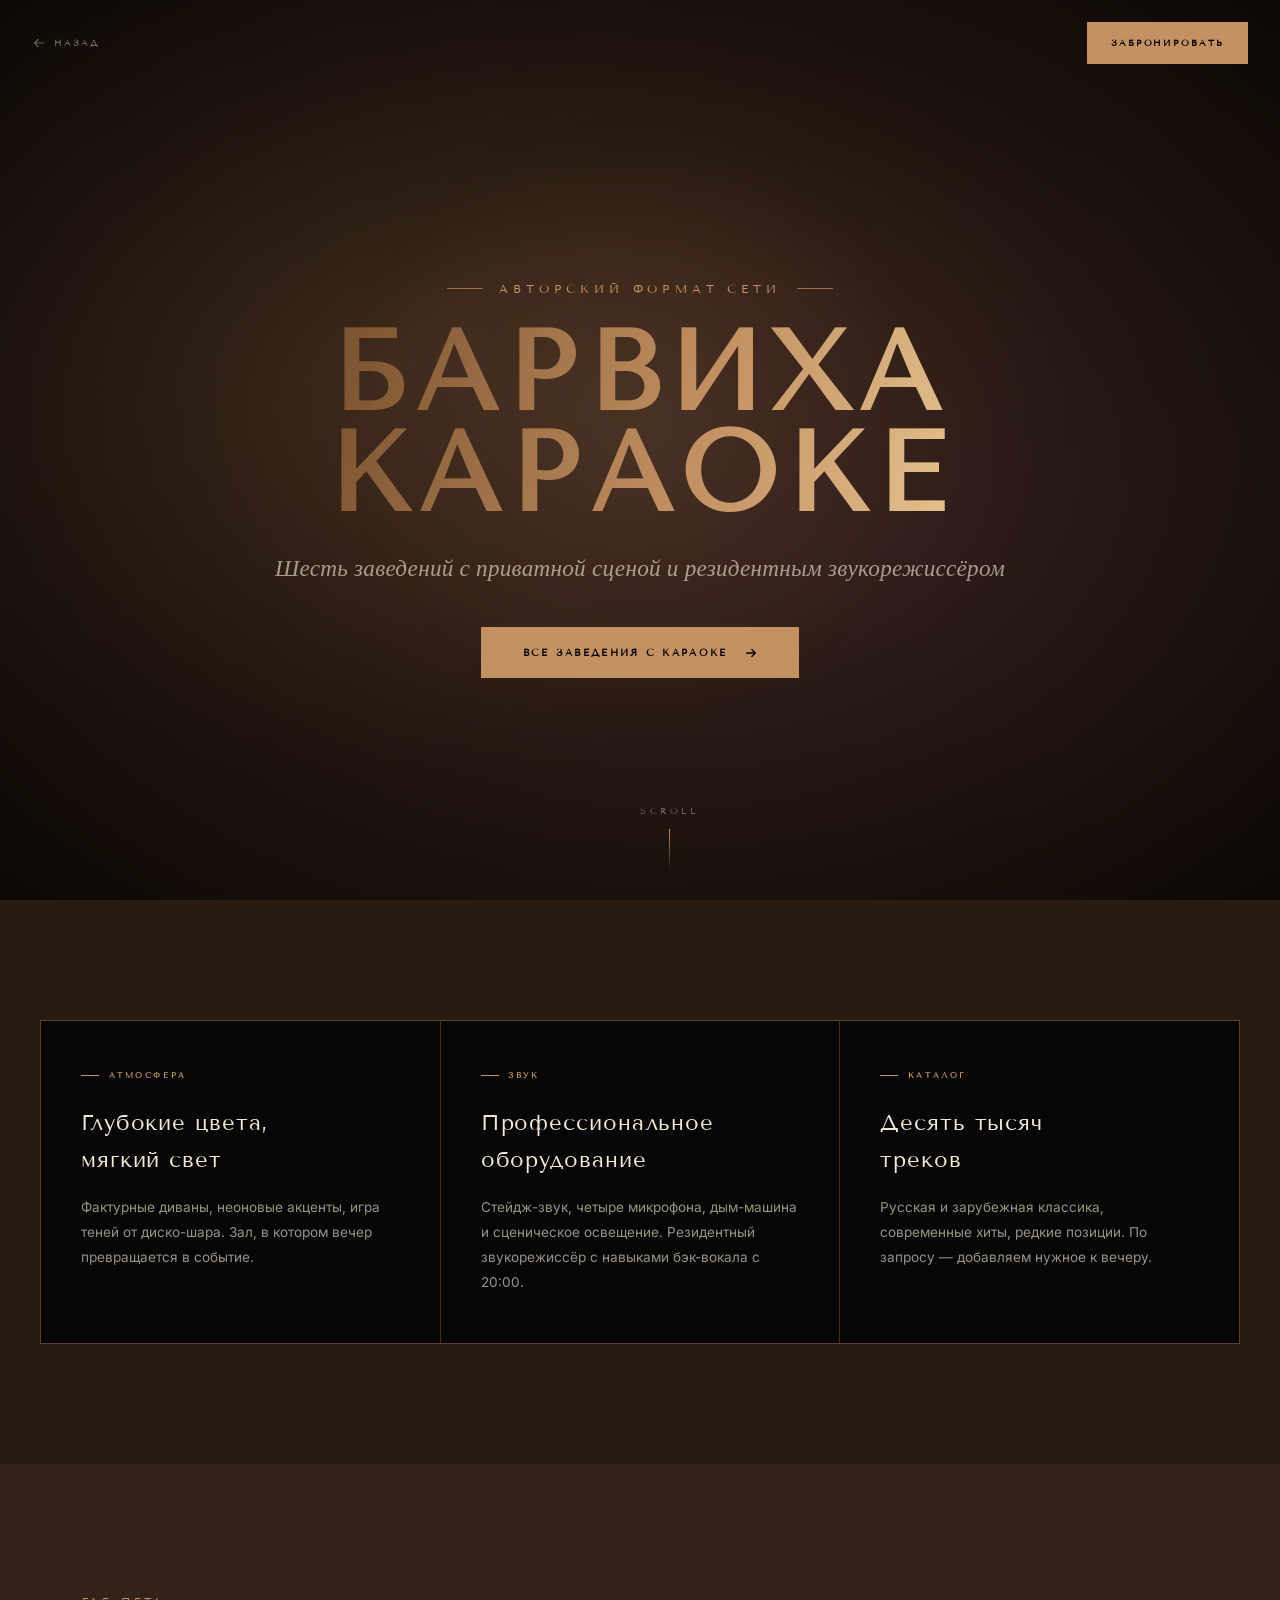
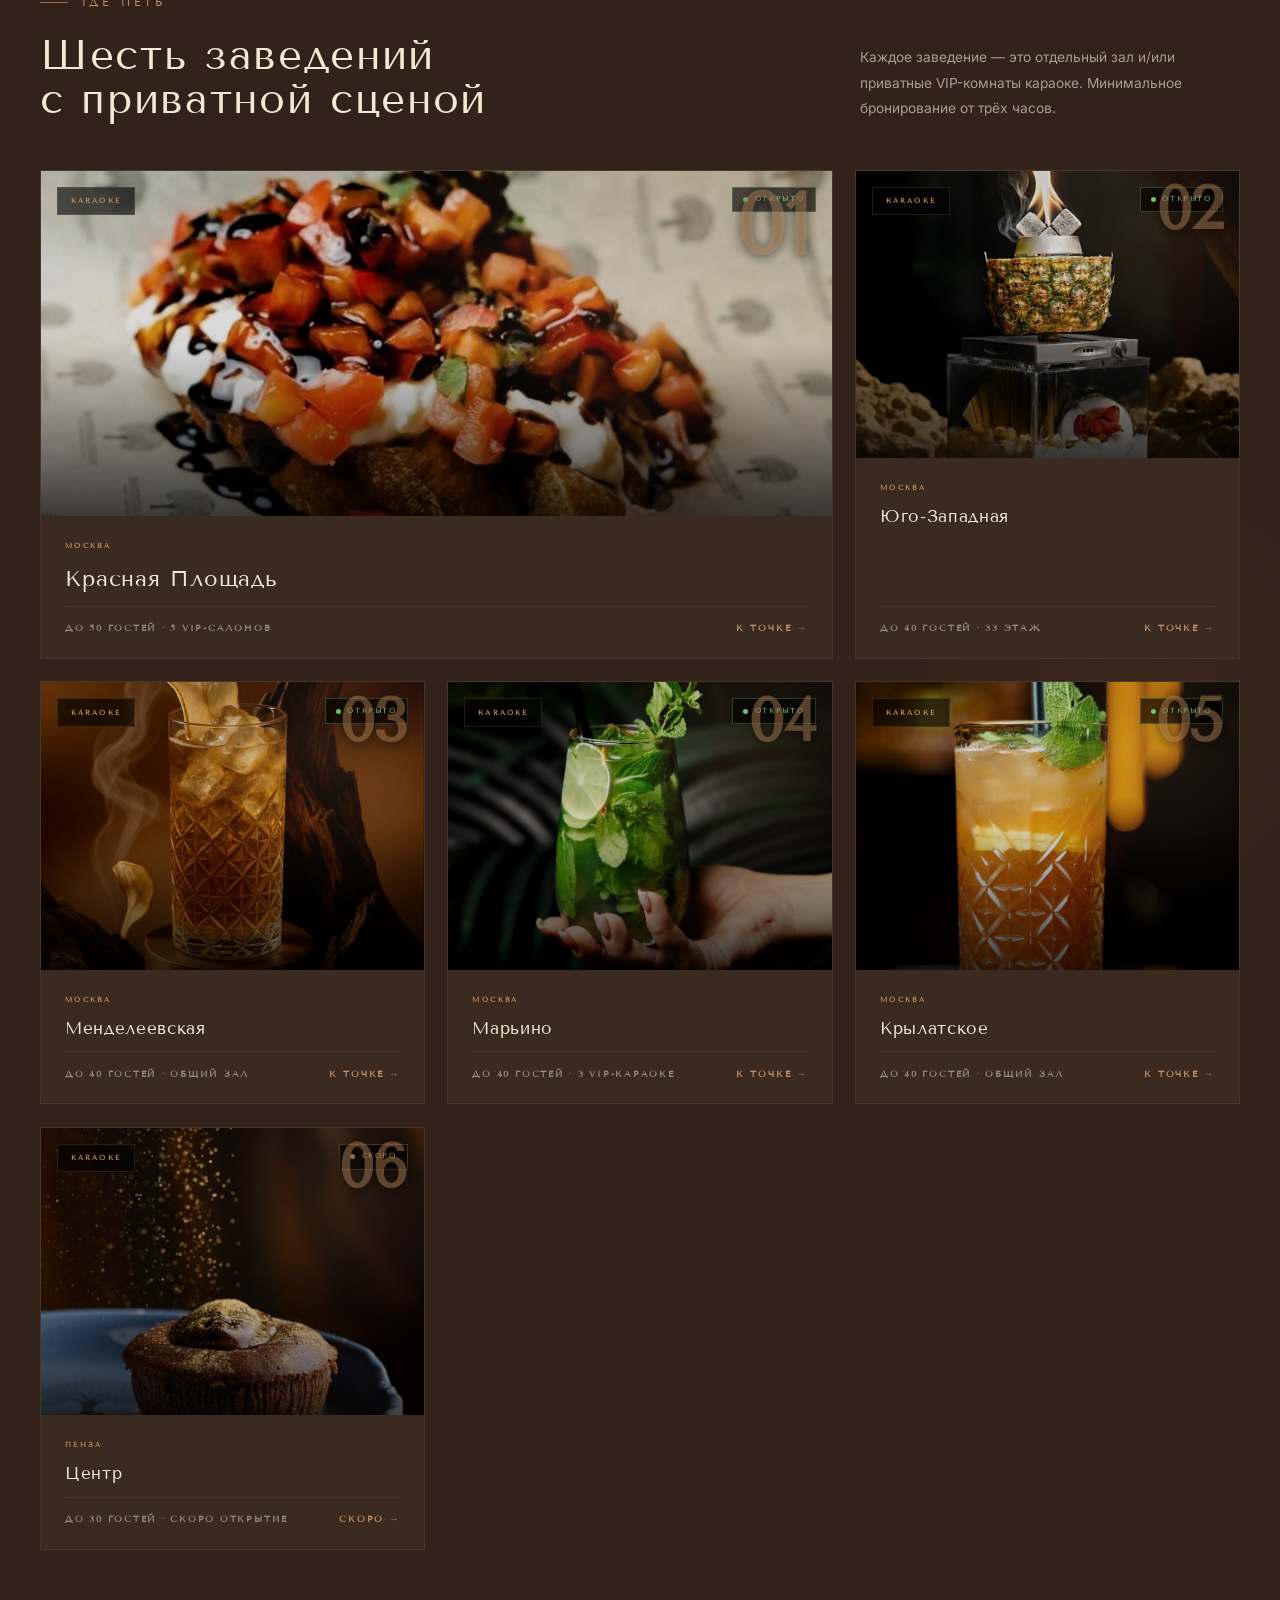
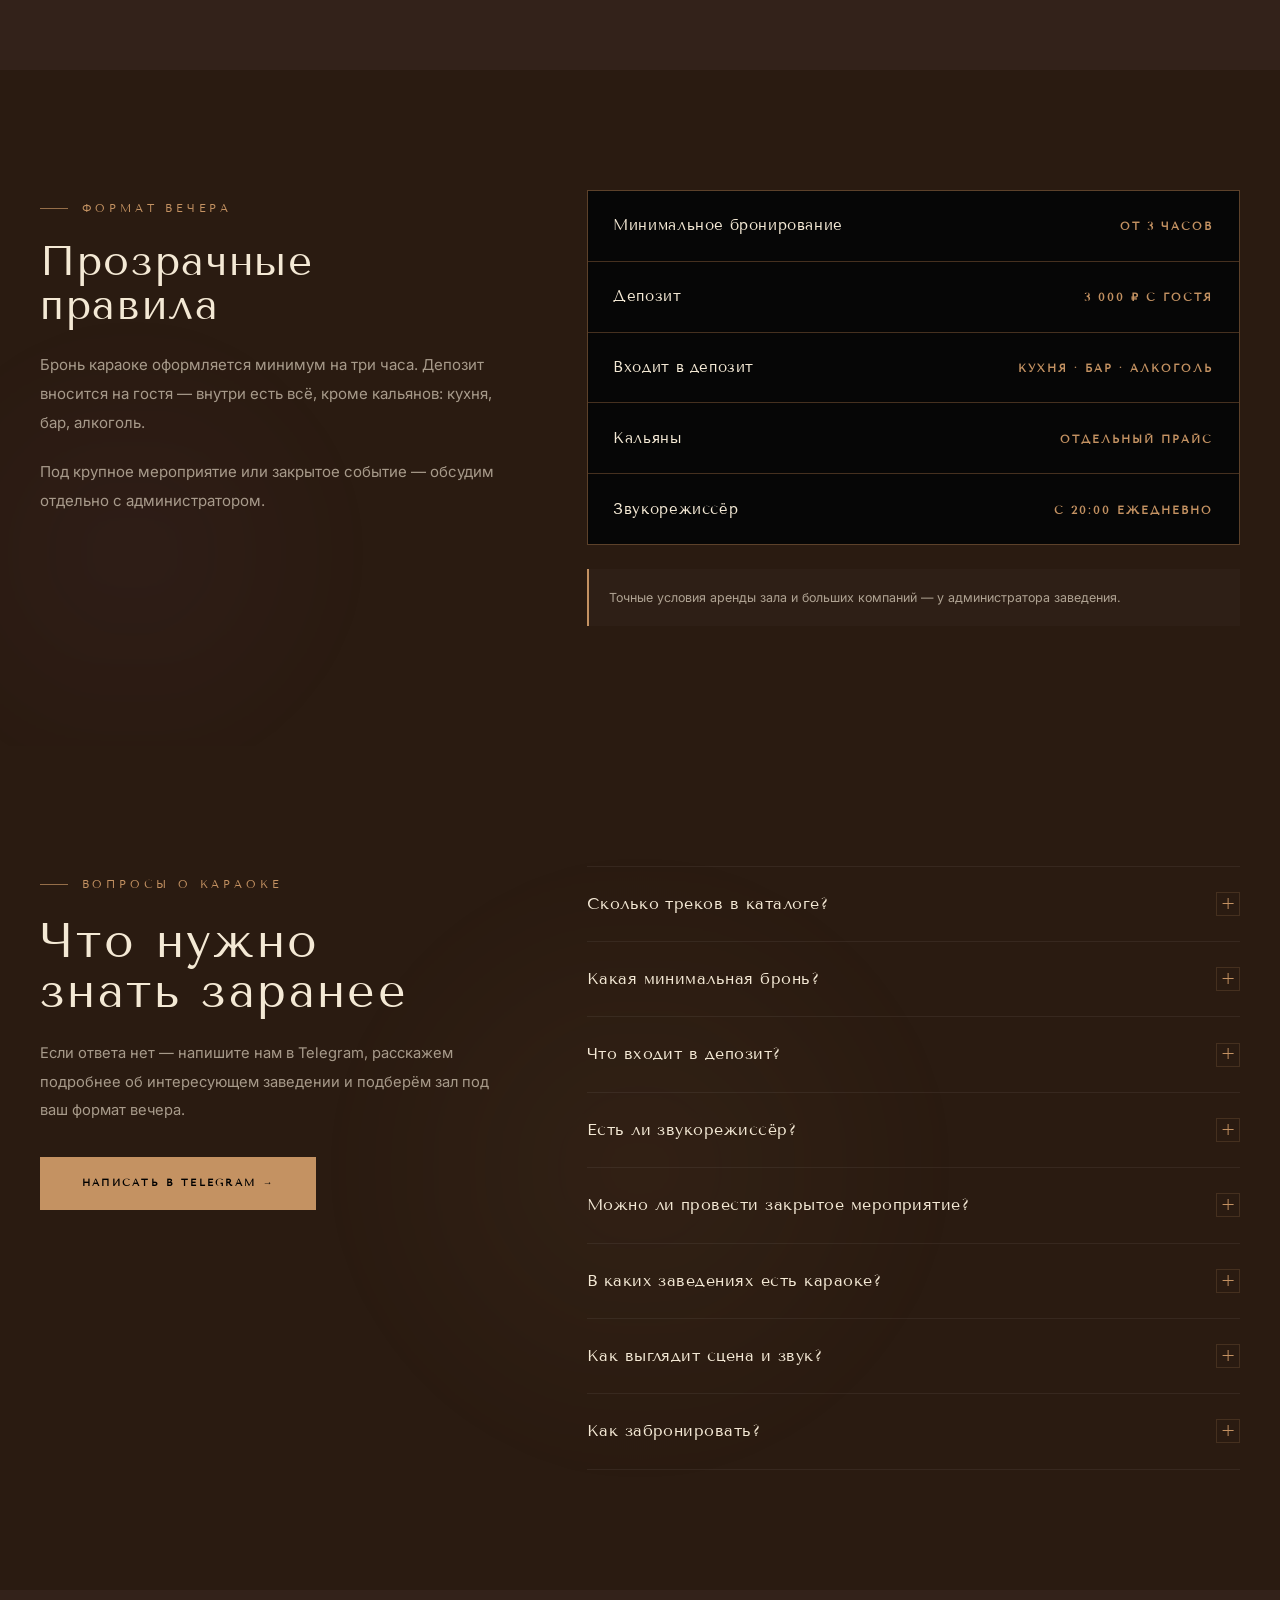
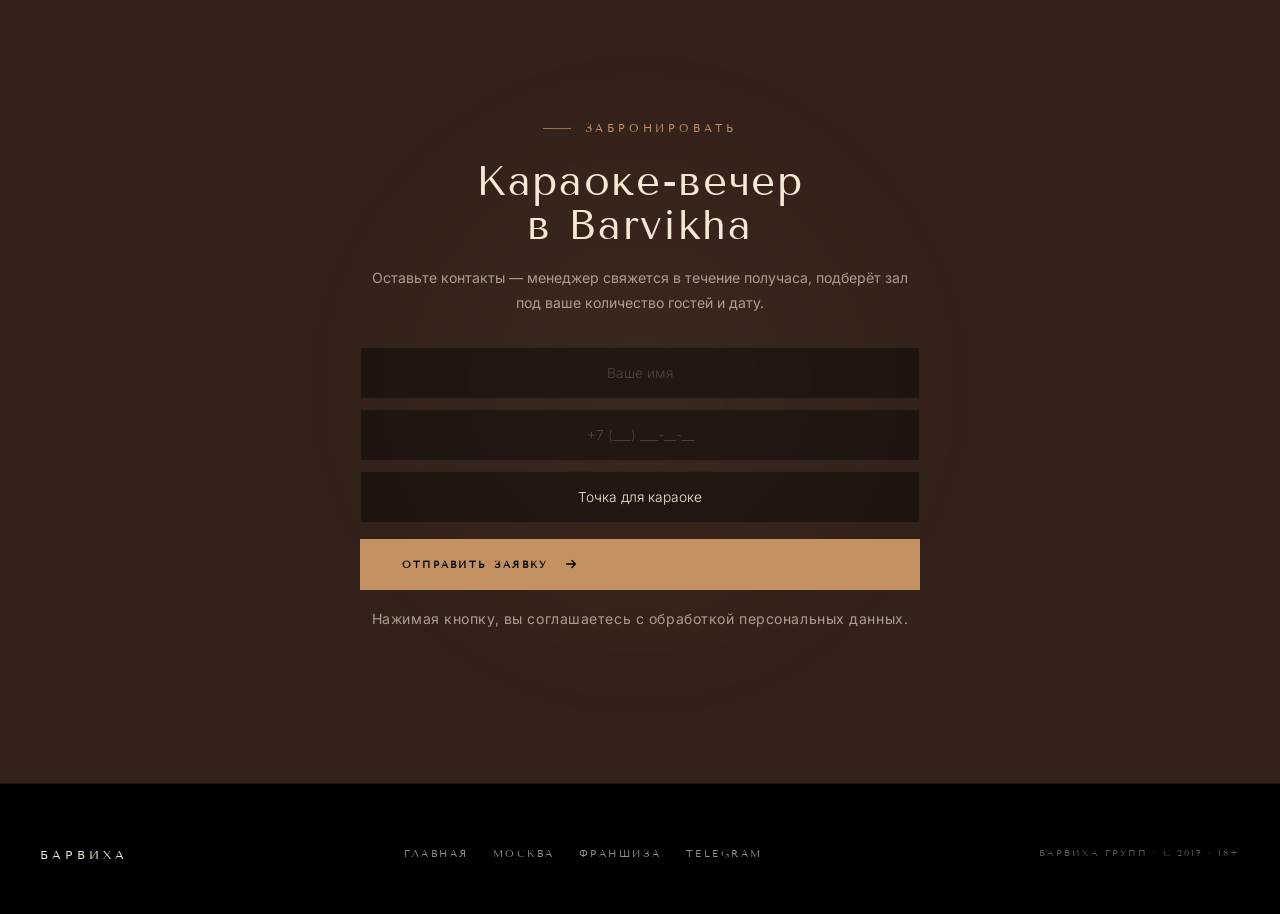
<file: karaoke.html>
<!DOCTYPE html>
<html lang="ru">
<head>
<meta charset="UTF-8"/>
<meta name="viewport" content="width=device-width,initial-scale=1.0"/>
<title>Барвиха · Караоке — приватные сцены сети</title>
<meta name="description" content="Авторский караоке-формат в шести заведениях «Барвиха». Приватные сцены, профессиональное оборудование, резидентный звукорежиссёр и каталог из 10 000 треков."/>
<meta property="og:title" content="Barvikha Karaoke"/>
<meta property="og:description" content="Шесть заведений сети с приватной караоке-сценой. Резидентный звукорежиссёр, авторский формат вечера."/>
<meta property="og:type" content="website"/>
<meta name="theme-color" content="#C49262"/>
<link rel="icon" href="data:image/svg+xml,<svg xmlns='http://www.w3.org/2000/svg' viewBox='0 0 32 32'><rect width='32' height='32' fill='%23000'/><text y='24' x='4' font-size='24' fill='%23C49262' font-family='serif' font-weight='bold'>B</text></svg>"/>
<link href="https://fonts.googleapis.com/css2?family=Tenor+Sans&family=Inter:wght@300;400;500;600&display=swap" rel="stylesheet"/>
<style>
*,*::before,*::after{margin:0;padding:0;box-sizing:border-box}
:root{
  --bg:#2A1B11;--s1:#33221A;--s2:#3B2A20;--s3:#453324;
  --gold:#C49262;--gold-lt:#E5C490;--gold-dk:#6F4827;
  --gold-grad:linear-gradient(135deg,#6F4827 0%,#C49262 30%,#E5C490 55%,#C49262 75%,#6F4827 100%);
  --white:#F4E9D5;--muted:rgba(244,233,213,.38);--border:rgba(255,255,255,.06);
  --b-gold:rgba(196,146,98,.18);--b-gold2:rgba(196,146,98,.35);
  --glow:0 0 50px rgba(196,146,98,.25),0 0 100px rgba(196,146,98,.1);
  --hd:'Tenor Sans',sans-serif;--bd:'Inter',sans-serif;
  --ease:cubic-bezier(.22,.61,.36,1)
}
html{scroll-behavior:smooth}
body{background:var(--bg);color:var(--white);font-family:var(--bd);font-weight:300;overflow-x:hidden;line-height:1.65}
a{color:inherit;text-decoration:none}
button{font-family:var(--bd)}
::-webkit-scrollbar{width:2px}::-webkit-scrollbar-track{background:#000}::-webkit-scrollbar-thumb{background:var(--gold-dk)}
@keyframes goldShimmer{0%,100%{background-position:0% 50%}50%{background-position:100% 50%}}
@keyframes fu{from{opacity:0;transform:translateY(20px)}to{opacity:1;transform:none}}
@keyframes urgPulse{0%,100%{opacity:1;transform:scale(1)}50%{opacity:.5;transform:scale(.8)}}

/* NAV */
.nav{position:fixed;top:0;left:0;right:0;z-index:100;padding:1.4rem 2rem;display:flex;justify-content:space-between;align-items:center;transition:background .35s,backdrop-filter .35s;background:transparent}
.nav.on{background:rgba(0,0,0,.85);backdrop-filter:blur(12px);border-bottom:1px solid var(--b-gold);padding:.95rem 2rem}
.nav-back{display:inline-flex;align-items:center;gap:.5rem;font-family:var(--hd);font-size:.55rem;font-weight:600;letter-spacing:.22em;text-transform:uppercase;color:var(--muted);background:none;border:none;cursor:pointer;transition:color .25s}
.nav-back:hover{color:var(--gold)}
.nav-logo img{height:24px;width:auto;display:block}
.nav-book{font-family:var(--hd);font-size:.55rem;font-weight:700;letter-spacing:.22em;text-transform:uppercase;color:#000;background:var(--gold);padding:.85rem 1.5rem;border:none;cursor:pointer;transition:box-shadow .3s}
.nav-book:hover{box-shadow:var(--glow)}

/* COMMON */
.section{padding:5.5rem 0}
.wrap{max-width:1280px;margin:0 auto;padding:0 2.5rem}
.sec-lbl{font-family:var(--hd);font-size:.5rem;font-weight:600;letter-spacing:.32em;text-transform:uppercase;color:var(--gold);display:flex;align-items:center;gap:.7rem;margin-bottom:1rem}
.sec-lbl::before{content:'';width:24px;height:1px;background:var(--gold)}
.sec-h2{font-family:var(--hd);font-size:clamp(2rem,4.4vw,3.2rem);font-weight:200;letter-spacing:.05em;line-height:1.05}
.rv{opacity:0;transform:translateY(18px);transition:opacity .45s var(--ease),transform .45s var(--ease)}
.rv.in{opacity:1;transform:none}
.d1{transition-delay:.05s}.d2{transition-delay:.1s}.d3{transition-delay:.15s}
.gold-text{background:var(--gold-grad);background-size:200% 100%;-webkit-background-clip:text;-webkit-text-fill-color:transparent;background-clip:text;animation:goldShimmer 10s ease-in-out infinite}

/* HERO */
.kar-hero{position:relative;min-height:88vh;display:flex;align-items:center;justify-content:center;padding:8rem 1.5rem 5rem;overflow:hidden}
.kar-hero-bg{position:absolute;inset:0;background:radial-gradient(ellipse at 30% 40%,rgba(196,146,98,.13) 0%,transparent 55%),radial-gradient(ellipse at 70% 60%,rgba(170,80,180,.06) 0%,transparent 55%);pointer-events:none}
/* «Дискошар» — мерцающее золотое свечение */
.kar-disco{position:absolute;top:50%;left:50%;transform:translate(-50%,-55%);width:min(640px,72vw);height:min(640px,72vw);border-radius:50%;
  background:radial-gradient(circle,rgba(196,146,98,.12) 0%,rgba(196,146,98,.04) 35%,transparent 65%);
  filter:blur(28px);pointer-events:none;animation:discoPulse 5s ease-in-out infinite}
@keyframes discoPulse{0%,100%{opacity:.6;transform:translate(-50%,-55%) scale(1)}50%{opacity:1;transform:translate(-50%,-55%) scale(1.06)}}
.kar-vign{position:absolute;inset:0;background:radial-gradient(ellipse at center,transparent 30%,rgba(0,0,0,.7) 100%);pointer-events:none}
.kar-hero-inner{position:relative;z-index:2;text-align:center;max-width:880px}
.kar-eyebrow{font-family:var(--hd);font-size:.55rem;font-weight:500;letter-spacing:.42em;text-transform:uppercase;color:var(--gold);margin-bottom:1.5rem;opacity:0;animation:fu 1s var(--ease) forwards .25s}
.kar-eyebrow::before,.kar-eyebrow::after{content:'·';margin:0 .9rem;color:rgba(196,146,98,.35)}
.kar-name{font-family:var(--hd);font-size:clamp(2.5rem,9vw,7rem);font-weight:200;letter-spacing:.18em;line-height:.95;background:var(--gold-grad);background-size:200% 100%;-webkit-background-clip:text;-webkit-text-fill-color:transparent;background-clip:text;animation:goldShimmer 10s ease-in-out infinite,fu 1.1s var(--ease) forwards .4s;opacity:0}
.kar-tag{font-family:var(--hd);font-size:clamp(.7rem,1.4vw,.9rem);font-weight:300;letter-spacing:.28em;color:rgba(244,233,213,.45);margin:1.6rem 0 2.5rem;text-transform:uppercase;opacity:0;animation:fu 1s var(--ease) forwards .65s}
.kar-cta{display:inline-flex;align-items:center;gap:1rem;font-family:var(--hd);font-size:.6rem;font-weight:700;letter-spacing:.24em;text-transform:uppercase;color:#000;background:var(--gold);padding:1.15rem 2.6rem;border:none;cursor:pointer;transition:box-shadow .3s,transform .3s;position:relative;overflow:hidden;opacity:0;animation:fu 1s var(--ease) forwards .85s}
.kar-cta::after{content:'';position:absolute;inset:0;background:linear-gradient(110deg,transparent 40%,rgba(255,255,255,.28) 50%,transparent 60%);transform:translateX(-100%);transition:transform .6s}
.kar-cta:hover::after{transform:translateX(100%)}
.kar-cta:hover{box-shadow:0 12px 40px -8px rgba(196,146,98,.45),var(--glow);transform:translateY(-2px)}

/* MANIFEST */
.kar-manifest{background:var(--bg);position:relative}
.km-grid{display:grid;grid-template-columns:repeat(3,1fr);gap:1px;background:var(--b-gold);border:1px solid var(--b-gold)}
.km-cell{background:#060606;padding:3rem 2.5rem;display:flex;flex-direction:column;gap:1rem;position:relative;overflow:hidden;transition:background .35s}
.km-cell::before{content:'';position:absolute;left:0;top:0;bottom:0;width:2px;background:var(--gold-grad);transform:scaleY(0);transform-origin:bottom;transition:transform .45s var(--ease)}
.km-cell:hover{background:#0a0a0a}
.km-cell:hover::before{transform:scaleY(1)}
.km-cell-l{font-family:var(--hd);font-size:.5rem;font-weight:600;letter-spacing:.32em;text-transform:uppercase;color:var(--gold);display:flex;align-items:center;gap:.6rem;margin-bottom:.4rem}
.km-cell-l::before{content:'';width:18px;height:1px;background:var(--gold)}
.km-cell h3{font-family:var(--hd);font-size:1.4rem;font-weight:300;letter-spacing:.04em;color:var(--white)}
.km-cell p{font-size:.85rem;color:var(--muted);line-height:1.85}

/* POINTS */
.kar-points{background:var(--s1);position:relative;overflow:hidden}
.kar-points::before{content:'';position:absolute;right:-10%;top:30%;width:560px;height:560px;background:radial-gradient(circle,rgba(196,146,98,.05) 0%,transparent 65%);pointer-events:none;filter:blur(20px)}
.kp-hd{display:flex;justify-content:space-between;align-items:flex-end;flex-wrap:wrap;gap:2rem;margin-bottom:3rem;position:relative;z-index:1}
.kp-hd-r{font-size:.86rem;color:var(--muted);max-width:380px;line-height:1.85}
.kp-grid{display:grid;grid-template-columns:repeat(3,1fr);gap:1.4rem;position:relative;z-index:1}
.kp-card{background:var(--s2);border:1px solid var(--border);overflow:hidden;display:flex;flex-direction:column;cursor:pointer;transition:transform .4s var(--ease),border-color .4s,box-shadow .4s;position:relative}
.kp-card:hover{transform:translateY(-6px);border-color:var(--b-gold);box-shadow:0 25px 60px -20px rgba(0,0,0,.7)}
.kp-img{aspect-ratio:4/3;overflow:hidden;position:relative;background:linear-gradient(135deg,#0c0c0c,#000)}
.kp-img img{width:100%;height:100%;object-fit:cover;display:block;filter:saturate(.9) contrast(1.05) brightness(.85);transition:transform 1.2s var(--ease),filter .6s}
.kp-card:hover .kp-img img{transform:scale(1.06);filter:saturate(1) contrast(1.05) brightness(.95)}
.kp-img::after{content:'';position:absolute;inset:0;background:linear-gradient(to top,rgba(0,0,0,.7) 0%,transparent 50%),radial-gradient(circle at 80% 20%,rgba(196,146,98,.18),transparent 45%);pointer-events:none}
.kp-tag{position:absolute;top:1rem;left:1rem;font-family:var(--hd);font-size:.45rem;font-weight:700;letter-spacing:.3em;text-transform:uppercase;color:var(--gold);padding:.45rem .8rem;border:1px solid var(--b-gold);background:rgba(0,0,0,.6);backdrop-filter:blur(8px);z-index:2}
.kp-status{position:absolute;top:1rem;right:1rem;display:inline-flex;align-items:center;gap:.4rem;font-family:var(--hd);font-size:.42rem;font-weight:600;letter-spacing:.24em;text-transform:uppercase;padding:.4rem .65rem;border:1px solid var(--b-gold);background:rgba(0,0,0,.6);backdrop-filter:blur(8px);z-index:2}
.kp-status.open{color:#7ecb7e;border-color:rgba(126,203,126,.3)}
.kp-status.closed{color:rgba(244,233,213,.55)}
.kp-status.soon{color:var(--gold);border-color:var(--b-gold2)}
.kp-status .ks-d{width:5px;height:5px;border-radius:50%;background:currentColor;animation:urgPulse 1.6s ease-in-out infinite}
.kp-body{padding:1.5rem 1.5rem 1.4rem;display:flex;flex-direction:column;gap:.55rem;flex:1}
.kp-city{font-family:var(--hd);font-size:.46rem;font-weight:600;letter-spacing:.32em;text-transform:uppercase;color:var(--gold)}
.kp-name{font-family:var(--hd);font-size:1.05rem;font-weight:300;letter-spacing:.04em;color:var(--white)}
.kp-meta{display:flex;justify-content:space-between;align-items:baseline;border-top:1px solid var(--border);padding-top:.9rem;margin-top:auto}
.kp-cap{font-family:var(--hd);font-size:.55rem;font-weight:600;letter-spacing:.2em;text-transform:uppercase;color:rgba(244,233,213,.5)}
.kp-arr{font-family:var(--hd);font-size:.55rem;font-weight:700;letter-spacing:.22em;text-transform:uppercase;color:var(--gold);transition:transform .25s}
.kp-card:hover .kp-arr{transform:translateX(3px)}
/* Большая цифра-номер в углу карточки (в стиле hub) */
.kp-mark{position:absolute;top:.55rem;right:1.05rem;z-index:3;font-family:var(--hd);font-size:clamp(2.6rem,5vw,3.8rem);font-weight:700;color:rgba(196,146,98,.42);line-height:1;letter-spacing:-.02em;pointer-events:none;text-shadow:0 2px 12px rgba(0,0,0,.6)}
/* Featured — первая точка занимает 2 колонки */
.kp-card.kp-featured{grid-column:span 2}
.kp-card.kp-featured .kp-img{aspect-ratio:16/7}
.kp-card.kp-featured .kp-name{font-size:1.35rem}
.kp-card.kp-featured .kp-mark{font-size:clamp(3.5rem,7vw,5.4rem);top:.7rem;right:1.4rem}
@media(max-width:768px){.kp-card.kp-featured{grid-column:span 1}.kp-card.kp-featured .kp-img{aspect-ratio:4/3}}

/* FORMAT */
.kar-format{background:var(--bg);position:relative;overflow:hidden}
.kar-format::before{content:'';position:absolute;left:-10%;bottom:-10%;width:520px;height:520px;background:radial-gradient(circle,rgba(170,80,180,.04) 0%,transparent 65%);pointer-events:none;filter:blur(20px)}
.kf-grid{display:grid;grid-template-columns:5fr 7fr;gap:5rem;align-items:start;position:relative;z-index:1}
.kf-txt h2{margin-bottom:1.4rem}
.kf-txt p{font-size:.94rem;color:var(--muted);line-height:1.95;margin-bottom:1.2rem}
.kf-list{display:flex;flex-direction:column;gap:1px;background:var(--b-gold);border:1px solid var(--b-gold)}
.kf-item{background:#060606;padding:1.4rem 1.6rem;display:flex;justify-content:space-between;align-items:baseline;gap:1.5rem;transition:background .3s}
.kf-item:hover{background:#0a0a0a}
.kf-item-l{font-family:var(--hd);font-size:.95rem;font-weight:300;letter-spacing:.04em;color:var(--white)}
.kf-item-v{font-family:var(--hd);font-size:.7rem;font-weight:600;letter-spacing:.18em;text-transform:uppercase;color:var(--gold);text-align:right;flex-shrink:0}
.kf-note{margin-top:1.5rem;padding:1.1rem 1.3rem;border-left:2px solid var(--gold);background:rgba(255,255,255,.02);font-size:.78rem;color:rgba(244,233,213,.65);line-height:1.7}

/* BOOKING */
.kar-booking{background:var(--s1);position:relative;overflow:hidden}
.kar-booking::before{content:'';position:absolute;top:50%;left:50%;transform:translate(-50%,-50%);width:720px;height:720px;background:radial-gradient(circle,rgba(196,146,98,.06) 0%,transparent 65%);pointer-events:none;filter:blur(28px)}
.kb-inner{max-width:560px;margin:0 auto;text-align:center;position:relative;z-index:1}
.kb-inner h2{margin-bottom:1.1rem}
.kb-inner p{font-size:.88rem;color:var(--muted);line-height:1.8;margin-bottom:2rem}
.kb-form{display:flex;flex-direction:column;gap:.65rem}
.kb-form input,.kb-form select{width:100%;background:rgba(0,0,0,.4);border:1px solid var(--border);color:var(--white);font-family:var(--bd);font-size:.86rem;font-weight:300;padding:1.05rem 1.2rem;outline:none;transition:border-color .3s,background .3s;text-align:center;border-radius:0;-webkit-appearance:none;appearance:none}
.kb-form select option{background:#0d0d0d}
.kb-form input::placeholder{color:rgba(255,255,255,.2)}
.kb-form input:focus,.kb-form select:focus{border-color:var(--gold);background:rgba(196,146,98,.04)}
.kb-cta{margin-top:.35rem}
.kb-note{font-size:.66rem;color:rgba(255,255,255,.3);margin-top:1rem;letter-spacing:.04em}

/* FOOTER */
.footer{background:#000;border-top:1px solid var(--b-gold);padding:2.5rem 0}
.ft-inner{display:flex;align-items:center;justify-content:space-between;flex-wrap:wrap;gap:1rem}
.ft-logo img{height:22px;width:auto}
.ft-links{display:flex;gap:1.5rem}
.ft-links a{font-size:.75rem;color:var(--muted);transition:color .2s}
.ft-links a:hover{color:var(--white)}
.ft-copy{font-size:.66rem;color:rgba(255,255,255,.16);letter-spacing:.04em}

/* RESPONSIVE */
@media(max-width:1024px){
  .wrap{padding:0 2rem}
  .km-grid,.kp-grid{grid-template-columns:repeat(2,1fr)}
  .kf-grid{grid-template-columns:1fr;gap:3rem}
}
@media(max-width:768px){
  .nav{padding:1rem 1.5rem}
  .section{padding:4.5rem 0}
  .wrap{padding:0 1.25rem}
  .km-grid,.kp-grid{grid-template-columns:1fr}
  .kp-grid>*:last-child,.km-grid>*:last-child{grid-column:auto}
  .ft-inner{flex-direction:column;gap:.75rem;text-align:center}
}

/* ═══ MOBILE/TOUCH/iOS FIXES — универсальные правила ═══ */
*{-webkit-tap-highlight-color:transparent}
button,a,input,select,textarea{touch-action:manipulation}
img,video,canvas,iframe{max-width:100%}
/* iOS не зумит при фокусе если font-size >= 16px */
@media(max-width:768px){
  input[type="text"],input[type="tel"],input[type="email"],input[type="date"],input[type="time"],input[type="number"],input[type="search"],input[type="url"],select,textarea{font-size:16px !important}
}
/* iOS Safari URL-bar fix: 100svh лучше чем 100vh */
@supports(min-height:100svh){
  .hero,.loc-hero,.kar-hero{min-height:100svh}
}
/* Тач-устройства: hover-эффекты не повисают на тапе */
@media(hover:none) and (pointer:coarse){
  .city-card:hover,.tst-card:hover,.mpv-card:hover,.kp-card:hover,.menu-item:hover,.oloc:hover,.feat:hover,.fr-photo:hover,.about-photo:hover,.kar-inv-img-wrap:hover,.kd-img-wrap:hover{transform:none}
}
/* Min target size для всех кликабельных элементов на мобайле */
@media(max-width:768px){
  button,a.btn-g,a.btn-o,.fsub,.fr-cta,.kar-cta,.kb-cta,.soon-cta,.vip-cta,.kd-cta,.kar-inv-cta,.tab-btn,.nav-book,.sb-btn{min-height:48px}
  /* Wrap-friendly: сетки не должны иметь дробных колонок */
  .wrap{padding:0 1.25rem}
}
/* iPad portrait — компактнее */
@media(min-width:769px) and (max-width:1024px){
  .wrap{padding:0 2rem}
}

/* ═══ MOBILE OVERFLOW SAFETY ═══ */
html,body{max-width:100vw;overflow-x:hidden}
.hero-brand-name,.kar-name,.loc-title,.sec-h2,.splash-name,.km-cell h3{word-break:break-word;overflow-wrap:break-word;hyphens:auto}
@media(max-width:480px){
  .hero-brand-name,.splash-name{letter-spacing:.12em !important}
  .loc-title{letter-spacing:.06em !important}
  .kar-name{letter-spacing:.14em !important}
  .section{padding:4rem 0 !important}
  .wrap{padding:0 1rem !important}
}
@media(prefers-reduced-motion:reduce){
  *,*::before,*::after{animation-duration:.01ms !important;animation-iteration-count:1 !important;transition-duration:.01ms !important}
}

/* ═══ FAQ ═══ */
.faq-bg{background:var(--bg);position:relative;overflow:hidden}
.faq-bg::before{content:'';position:absolute;left:50%;top:50%;transform:translate(-50%,-50%);width:680px;height:680px;background:radial-gradient(circle,rgba(196,146,98,.05) 0%,transparent 65%);pointer-events:none;filter:blur(28px)}
.faq-grid{display:grid;grid-template-columns:5fr 7fr;gap:5rem;align-items:start;position:relative;z-index:1}
.faq-hd h2{font-family:var(--hd);font-size:clamp(2rem,4vw,3rem);font-weight:200;letter-spacing:.05em;line-height:1.05;margin-bottom:1.4rem}
.faq-hd p{font-size:.92rem;color:var(--muted);line-height:1.95;margin-bottom:1.5rem}
.faq-list{display:flex;flex-direction:column;gap:0;border-top:1px solid var(--border)}
.faq-q{border-bottom:1px solid var(--border);padding:0;cursor:pointer;list-style:none;background:transparent;width:100%;text-align:left;font-family:inherit;color:inherit;border-left:0;border-right:0;border-top:0;transition:background .35s}
.faq-q::-webkit-details-marker{display:none}
.faq-q:hover{background:rgba(196,146,98,.025)}
.faq-q-h{display:flex;justify-content:space-between;align-items:center;padding:1.5rem 0;gap:1.4rem;cursor:pointer;list-style:none}
.faq-q-h::-webkit-details-marker{display:none}
.faq-q-t{font-family:var(--hd);font-size:1rem;font-weight:300;letter-spacing:.03em;color:var(--white);transition:color .25s}
.faq-q[open] .faq-q-t,.faq-q:hover .faq-q-t{color:var(--gold)}
.faq-ico{width:24px;height:24px;flex-shrink:0;border:1px solid var(--b-gold);display:flex;align-items:center;justify-content:center;color:var(--gold);font-family:var(--hd);font-weight:300;font-size:1rem;transition:transform .35s var(--ease),background .35s}
.faq-q[open] .faq-ico{background:var(--gold);color:#000;transform:rotate(45deg)}
.faq-a{padding:0 0 1.5rem 0;font-size:.86rem;color:var(--muted);line-height:1.85;max-width:46rem}
.faq-a a{color:var(--gold);border-bottom:1px solid var(--b-gold2);transition:border-color .25s}
.faq-a a:hover{border-color:var(--gold)}
@media(max-width:1024px){.faq-grid{grid-template-columns:1fr;gap:2.5rem}}

/* ════════════════════════════════════════════════════════════════════
 *  HUB DESIGN LAYER — приведение страницы к единой эстетике index.html
 * ════════════════════════════════════════════════════════════════════ */

:root{
  --bg-1:#33221A;--bg-2:#3B2A20;--bg-3:#453324;
  --gold-soft:#A07642;--gold-deep:#6F4827;
  --line:rgba(196,146,98,.14);--line-strong:rgba(196,146,98,.32);
  --hair:rgba(255,255,255,.06);
  --text:#F4E9D5;--text-soft:rgba(244,233,213,.62);--text-mute:rgba(244,233,213,.38);
  --serif:'Tenor Sans','Helvetica Neue',Arial,sans-serif;
  --sans:'Inter',-apple-system,BlinkMacSystemFont,sans-serif;
  --italic:'Cormorant Garamond',Georgia,serif
}

/* Body typography aligned with hub (400 weight, не 300) */
body{color:var(--text);font-weight:400;-webkit-font-smoothing:antialiased;-moz-osx-font-smoothing:grayscale}

/* Hub typography utility classes */
.eyebrow{font-family:var(--serif);font-size:.7rem;font-weight:400;letter-spacing:.34em;text-transform:uppercase;color:var(--gold);display:inline-flex;align-items:center;gap:.85rem}
.eyebrow::before{content:'';width:28px;height:1px;background:var(--gold);opacity:.7}
.h-1{font-family:var(--serif);font-size:clamp(2.4rem,5vw,4rem);font-weight:400;letter-spacing:.03em;line-height:1.05;color:var(--text)}
.h-2{font-family:var(--serif);font-size:clamp(1.8rem,3.4vw,2.6rem);font-weight:400;letter-spacing:.04em;line-height:1.05;color:var(--text)}
.italic-mute{font-family:var(--italic);font-style:italic;font-weight:300;color:var(--text-soft);font-size:clamp(1.1rem,1.8vw,1.4rem);line-height:1.5}

/* NAV — align с хабом (scrolled state + класс .on остаётся для совместимости) */
.nav{transition:padding .4s var(--ease),background .4s var(--ease),border-color .4s var(--ease);border-bottom:1px solid transparent}
.nav.on,.nav.scrolled{background:rgba(0,0,0,.78);backdrop-filter:blur(20px) saturate(1.1);-webkit-backdrop-filter:blur(20px) saturate(1.1);border-color:var(--hair);padding:1rem 2rem}

/* HERO — 4 corner-decorations */

@keyframes karCornerFade{from{opacity:0}to{opacity:1}}

/* HERO — eyebrow с золотыми линиями (заменяем старые «·» точки) */
.kar-eyebrow{display:inline-flex;align-items:center;gap:1rem;font-weight:400;letter-spacing:.42em;color:var(--gold);font-size:.72rem;font-family:var(--serif)}
.kar-eyebrow::before,.kar-eyebrow::after{content:'';width:36px;height:1px;background:var(--gold);opacity:.7;margin:0}

/* HERO — animated gradient title (как .hero-name span в хабе) */
.kar-name{
  font-weight:700;letter-spacing:.08em;line-height:.9;
  background-image:linear-gradient(105deg,#6F4827 0%,#C49262 28%,#E5C490 45%,#F4E8BE 50%,#E5C490 55%,#C49262 72%,#6F4827 100%);
  background-size:220% 100%;background-position:0% 50%;
  -webkit-background-clip:text;background-clip:text;
  -webkit-text-fill-color:transparent;color:transparent;
  animation:karGoldFlow 14s cubic-bezier(.45,.05,.55,.95) infinite,karGoldBreath 9s ease-in-out infinite,fu 1.1s var(--ease) forwards .4s;
  will-change:background-position,filter
}
@keyframes karGoldFlow{0%{background-position:0% 50%}50%{background-position:100% 50%}100%{background-position:0% 50%}}
@keyframes karGoldBreath{0%,100%{filter:drop-shadow(0 0 20px rgba(196,146,98,.14)) brightness(1)}50%{filter:drop-shadow(0 0 28px rgba(235,220,169,.30)) brightness(1.04)}}

/* HERO — italic tagline */
.kar-tag{
  font-family:var(--italic);font-style:italic;font-weight:300;
  font-size:clamp(1.1rem,1.9vw,1.45rem);letter-spacing:.01em;
  color:var(--text-soft);text-transform:none
}

/* HERO — scroll-индикатор */
.kar-hero-scroll{
  position:absolute;left:50%;bottom:1.8rem;transform:translateX(-50%);z-index:3;
  display:flex;flex-direction:column;align-items:center;gap:.7rem;
  font-family:var(--serif);font-size:.55rem;letter-spacing:.4em;
  text-transform:uppercase;color:var(--text-mute);
  opacity:0;animation:fu 1.4s var(--ease) forwards 1.6s;pointer-events:none
}
.kar-hero-scroll-ln{width:1px;height:42px;background:linear-gradient(to bottom,var(--gold),transparent);animation:karScrollLn 2.6s ease-in-out infinite}
@keyframes karScrollLn{
  0%{transform:scaleY(0);transform-origin:top;opacity:1}
  50%{transform:scaleY(1);transform-origin:top}
  51%{transform-origin:bottom}
  100%{transform:scaleY(0);transform-origin:bottom;opacity:0}
}
@media(max-width:768px){.kar-hero-scroll{display:none}}

/* SECTION — align padding rhythm c хабом */
.section{padding:7.5rem 0}
@media(max-width:1100px){.section{padding:6rem 0}}
@media(max-width:768px){.section{padding:4.5rem 0}}

/* Section header pattern (как в хабе) */
.section-hd{display:flex;justify-content:space-between;align-items:flex-end;gap:2.5rem;margin-bottom:4rem;flex-wrap:wrap}
.section-hd-l{display:flex;flex-direction:column;gap:1.2rem;max-width:38rem}
.section-hd-r{font-size:.95rem;color:var(--text-soft);line-height:1.75;max-width:24rem;text-align:right}
@media(max-width:768px){.section-hd{margin-bottom:2.25rem;gap:1.25rem}.section-hd-r{text-align:left;max-width:none;font-size:.88rem}}

/* Анимированный разделитель между секциями */
[data-divider]{position:relative}
[data-divider]::before{content:'';position:absolute;top:0;left:50%;height:1px;width:0;background:linear-gradient(to right,transparent,var(--gold),transparent);opacity:.55;transition:width 1.4s var(--ease),left 1.4s var(--ease)}
[data-divider].divider-in::before{width:80%;left:10%}

/* Section label — align с .eyebrow (золотая линия 28px вместо 24px) */
.sec-lbl{font-family:var(--serif);font-size:.7rem;font-weight:400;letter-spacing:.34em;text-transform:uppercase;color:var(--gold);display:inline-flex;align-items:center;gap:.85rem;margin-bottom:1.4rem}
.sec-lbl::before{content:'';width:28px;height:1px;background:var(--gold);opacity:.7}

/* Section H2 — выровнено с .h-2 (400 weight, не 200) */
.sec-h2{font-family:var(--serif);font-weight:400;letter-spacing:.04em;font-size:clamp(1.8rem,3.4vw,2.6rem);line-height:1.05;color:var(--text)}

/* Manifest cells — добавляем corner-bracket decoration */
.km-cell{position:relative}
.km-cell::after{content:'';position:absolute;top:-1px;right:-1px;width:22px;height:22px;border-top:1px solid var(--gold);border-right:1px solid var(--gold);pointer-events:none;opacity:0;transition:opacity .35s var(--ease)}
.km-cell:hover::after{opacity:1}
.km-cell h3{font-family:var(--serif);font-weight:400;color:var(--text)}

/* Point cards — corner-decoration on hover */
.kp-card::after{content:'';position:absolute;top:-1px;right:-1px;width:22px;height:22px;border-top:1px solid var(--gold);border-right:1px solid var(--gold);pointer-events:none;opacity:0;transition:opacity .35s var(--ease);z-index:4}
.kp-card:hover::after{opacity:1}

/* Footer — align с хабом */
.footer{padding:3.5rem 0 3rem;border-top:1px solid var(--line)}
.ft-links a{font-family:var(--serif);font-size:.65rem;font-weight:400;letter-spacing:.24em;text-transform:uppercase;color:var(--text-soft);transition:color .3s var(--ease)}
.ft-links a:hover{color:var(--gold)}
.ft-copy{font-family:var(--serif);font-size:.55rem;font-weight:400;letter-spacing:.24em;text-transform:uppercase;color:var(--text-mute)}

/* Body text — align colors с хабом */
.kar-tag{color:var(--text-soft)}
.km-cell p,.kp-hd-r,.kf-txt p,.kb-inner p,.faq-hd p{color:var(--text-soft)}

@media (prefers-reduced-motion:reduce){.kar-name{animation:none;background-position:30% 50%}}
</style>
</head>
<body>

<!-- NAV -->
<nav class="nav" id="nav">
  <button class="nav-back" onclick="history.back()">
    <svg width="14" height="14" viewBox="0 0 16 16" fill="none"><path d="M13 8H3M3 8L7 4M3 8L7 12" stroke="currentColor" stroke-width="1.4" stroke-linecap="round" stroke-linejoin="round"/></svg>
    Назад
  </button>
  <a href="index.html" class="nav-logo" aria-label="Барвиха — на главную">
    <svg viewBox="0 0 30 36" fill="none" xmlns="http://www.w3.org/2000/svg">
      <defs>
        <linearGradient id="ntg" x1="0" y1="0" x2="0" y2="1">
          <stop offset="0%" stop-color="#E5C490"/><stop offset="100%" stop-color="#6F4827"/>
        </linearGradient>
      </defs>
      <path d="M12 32 Q11.5 26 11 22 Q10 17 15 13 Q20 17 19 22 Q18.5 26 18 32Z" fill="url(#ntg)"/>
      <g stroke="#C49262" stroke-width=".9" fill="none">
        <ellipse cx="15" cy="7" rx="4.5" ry="2" transform="rotate(-90 15 7)" opacity=".9"/>
        <ellipse cx="22" cy="10" rx="4.5" ry="2" transform="rotate(-42 22 10)" opacity=".85"/>
        <ellipse cx="25" cy="17" rx="4.5" ry="2" opacity=".8"/>
        <ellipse cx="22" cy="24" rx="4.5" ry="2" transform="rotate(42 22 24)" opacity=".7"/>
        <ellipse cx="8" cy="10" rx="4.5" ry="2" transform="rotate(42 8 10)" opacity=".85"/>
        <ellipse cx="5" cy="17" rx="4.5" ry="2" opacity=".8"/>
        <ellipse cx="8" cy="24" rx="4.5" ry="2" transform="rotate(-42 8 24)" opacity=".7"/>
      </g>
    </svg>
  </a>
  <a class="nav-book restoplace-click-open" href="#booking" role="button">Забронировать</a>
</nav>

<!-- HERO -->
<section class="kar-hero">
  <div class="kar-hero-bg"></div>
  <div class="kar-disco"></div>
  <div class="kar-vign"></div>
  <div class="kar-hero-inner">
    <p class="kar-eyebrow">Авторский формат сети</p>
    <h1 class="kar-name">БАРВИХА<br>КАРАОКЕ</h1>
    <p class="kar-tag">Шесть заведений с приватной сценой и резидентным звукорежиссёром</p>
    <button class="kar-cta" onclick="document.getElementById('points').scrollIntoView({behavior:'smooth'})">
      Все заведения с караоке
      <svg width="14" height="14" viewBox="0 0 16 16" fill="none"><path d="M3 8H13M13 8L9 4M13 8L9 12" stroke="currentColor" stroke-width="1.5" stroke-linecap="round" stroke-linejoin="round"/></svg>
    </button>
  </div>
  <div class="kar-hero-scroll" aria-hidden="true">
    <span>Scroll</span>
    <span class="kar-hero-scroll-ln"></span>
  </div>
</section>

<!-- MANIFEST -->
<section class="section kar-manifest">
  <div class="wrap">
    <div class="km-grid rv">
      <div class="km-cell">
        <span class="km-cell-l">Атмосфера</span>
        <h3>Глубокие цвета,<br>мягкий свет</h3>
        <p>Фактурные диваны, неоновые акценты, игра теней от диско-шара. Зал, в котором вечер превращается в событие.</p>
      </div>
      <div class="km-cell">
        <span class="km-cell-l">Звук</span>
        <h3>Профессиональное<br>оборудование</h3>
        <p>Стейдж-звук, четыре микрофона, дым-машина и сценическое освещение. Резидентный звукорежиссёр с навыками бэк-вокала с 20:00.</p>
      </div>
      <div class="km-cell">
        <span class="km-cell-l">Каталог</span>
        <h3>Десять тысяч<br>треков</h3>
        <p>Русская и зарубежная классика, современные хиты, редкие позиции. По запросу — добавляем нужное к вечеру.</p>
      </div>
    </div>
  </div>
</section>

<!-- POINTS -->
<section class="section kar-points" id="points">
  <div class="wrap">
    <div class="kp-hd">
      <div class="rv">
        <span class="sec-lbl">Где петь</span>
        <h2 class="sec-h2">Шесть заведений<br>с приватной сценой</h2>
      </div>
      <p class="kp-hd-r rv d1">Каждое заведение — это отдельный зал и/или приватные VIP-комнаты караоке. Минимальное бронирование от трёх часов.</p>
    </div>
    <div class="kp-grid" id="kpGrid"></div>
  </div>
</section>

<!-- FORMAT -->
<section class="section kar-format">
  <div class="wrap">
    <div class="kf-grid">
      <div class="kf-txt rv">
        <span class="sec-lbl">Формат вечера</span>
        <h2 class="sec-h2">Прозрачные<br>правила</h2>
        <p>Бронь караоке оформляется минимум на три часа. Депозит вносится на гостя — внутри есть всё, кроме кальянов: кухня, бар, алкоголь.</p>
        <p>Под крупное мероприятие или закрытое событие — обсудим отдельно с администратором.</p>
      </div>
      <div class="rv d1">
        <div class="kf-list">
          <div class="kf-item">
            <span class="kf-item-l">Минимальное бронирование</span>
            <span class="kf-item-v">от 3 часов</span>
          </div>
          <div class="kf-item">
            <span class="kf-item-l">Депозит</span>
            <span class="kf-item-v">3 000 ₽ с гостя</span>
          </div>
          <div class="kf-item">
            <span class="kf-item-l">Входит в депозит</span>
            <span class="kf-item-v">Кухня · бар · алкоголь</span>
          </div>
          <div class="kf-item">
            <span class="kf-item-l">Кальяны</span>
            <span class="kf-item-v">отдельный прайс</span>
          </div>
          <div class="kf-item">
            <span class="kf-item-l">Звукорежиссёр</span>
            <span class="kf-item-v">с 20:00 ежедневно</span>
          </div>
        </div>
        <div class="kf-note">Точные условия аренды зала и больших компаний — у администратора заведения.</div>
      </div>
    </div>
  </div>
</section>

<!-- FAQ -->
<section class="section faq-bg" id="faq">
  <div class="wrap">
    <div class="faq-grid">
      <div class="faq-hd rv">
        <span class="sec-lbl">Вопросы о караоке</span>
        <h2>Что нужно<br>знать заранее</h2>
        <p>Если ответа нет — напишите нам в Telegram, расскажем подробнее об интересующем заведении и подберём зал под ваш формат вечера.</p>
        <a href="https://t.me/BARVIKHAGROUP" target="_blank" class="kar-cta" style="margin-top:.5rem">Написать в Telegram →</a>
      </div>
      <div class="faq-list rv d1">
        <details class="faq-q">
          <summary class="faq-q-h"><span class="faq-q-t">Сколько треков в каталоге?</span><span class="faq-ico">+</span></summary>
          <div class="faq-a">Более 10 000 треков на русском и зарубежных языках — от классики до современных хитов. Если нужного нет — добавим к вашему вечеру по запросу заранее.</div>
        </details>
        <details class="faq-q">
          <summary class="faq-q-h"><span class="faq-q-t">Какая минимальная бронь?</span><span class="faq-ico">+</span></summary>
          <div class="faq-a">От трёх часов в любой день недели. Дальше — почасовая аренда по тарифу зала, который выбираете при бронировании.</div>
        </details>
        <details class="faq-q">
          <summary class="faq-q-h"><span class="faq-q-t">Что входит в депозит?</span><span class="faq-ico">+</span></summary>
          <div class="faq-a">Алкоголь, барная продукция и блюда кухни. Кальяны не входят в депозит — оплачиваются отдельно по прайсу.</div>
        </details>
        <details class="faq-q">
          <summary class="faq-q-h"><span class="faq-q-t">Есть ли звукорежиссёр?</span><span class="faq-ico">+</span></summary>
          <div class="faq-a">Резидентный звукорежиссёр с навыками бэк-вокала с 20:00 ежедневно. В будние дни — по запросу при бронировании.</div>
        </details>
        <details class="faq-q">
          <summary class="faq-q-h"><span class="faq-q-t">Можно ли провести закрытое мероприятие?</span><span class="faq-ico">+</span></summary>
          <div class="faq-a">Да — день рождения, корпоратив, девичник, выпускной. Подбираем зал под количество гостей, формат вечера и бюджет. Оформление под событие — за наш счёт.</div>
        </details>
        <details class="faq-q">
          <summary class="faq-q-h"><span class="faq-q-t">В каких заведениях есть караоке?</span><span class="faq-ico">+</span></summary>
          <div class="faq-a">В Москве: Красная Площадь, Юго-Западная, Менделеевская, Марьино, Крылатское. Скоро откроется в Пензе. В каждом заведении — свой формат: общий зал и/или приватные VIP-салоны караоке.</div>
        </details>
        <details class="faq-q">
          <summary class="faq-q-h"><span class="faq-q-t">Как выглядит сцена и звук?</span><span class="faq-ico">+</span></summary>
          <div class="faq-a">Профессиональная караоке-машина, большой экран с проектором и плазменные ТВ по периметру, два-четыре микрофона, дым-машина, сценическое световое оборудование. Качество — клубного уровня.</div>
        </details>
        <details class="faq-q">
          <summary class="faq-q-h"><span class="faq-q-t">Как забронировать?</span><span class="faq-ico">+</span></summary>
          <div class="faq-a">Через форму ниже, по телефону единой линии или в Telegram-канале. Менеджер свяжется в течение 30 минут — уточнит дату, формат вечера и поможет с выбором зала.</div>
        </details>
      </div>
    </div>
  </div>
</section>

<!-- BOOKING -->
<section class="section kar-booking" id="booking">
  <div class="wrap">
    <div class="kb-inner">
      <span class="sec-lbl rv" style="justify-content:center">Забронировать</span>
      <h2 class="sec-h2 rv">Караоке-вечер<br>в Barvikha</h2>
      <p class="rv d1">Оставьте контакты — менеджер свяжется в течение получаса, подберёт зал под ваше количество гостей и дату.</p>
      <form class="kb-form rv d2" id="kbForm" onsubmit="handleKBForm(event)">
        <input type="text" name="name" placeholder="Ваше имя" required/>
        <input type="tel" id="kbPhone" name="phone" placeholder="+7 (___) ___-__-__" required/>
        <select name="point" required>
          <option value="" disabled selected>Точка для караоке</option>
          <option value="msk_krasnaya">Красная Площадь</option>
          <option value="msk_yugozapadnaya">Юго-Западная</option>
          <option value="msk_mendeleevskaya">Менделеевская</option>
          <option value="msk_marino">Марьино</option>
          <option value="msk_krylatskoe">Крылатское</option>
          <option value="penza">Пенза (после открытия)</option>
        </select>
        <button type="submit" class="kar-cta kb-cta" id="kbSubmit">
          Отправить заявку
          <svg width="14" height="14" viewBox="0 0 16 16" fill="none"><path d="M3 8H13M13 8L9 4M13 8L9 12" stroke="currentColor" stroke-width="1.5" stroke-linecap="round" stroke-linejoin="round"/></svg>
        </button>
      </form>
      <p class="kb-note">Нажимая кнопку, вы соглашаетесь с обработкой персональных данных.</p>
    </div>
  </div>
</section>

<!-- FOOTER -->
<footer class="footer">
  <div class="wrap">
    <div class="ft-inner">
      <div class="ft-logo">
        <span style="font-family:var(--hd);font-size:.78rem;font-weight:500;letter-spacing:.32em;text-transform:uppercase;color:var(--text)">БАРВИХА</span>
      </div>
      <div class="ft-links">
        <a href="index.html">Главная</a>
        <a href="moscow.html">Москва</a>
        <a href="index.html#franchise">Франшиза</a>
        <a href="https://t.me/BARVIKHAGROUP" target="_blank">Telegram</a>
      </div>
      <span class="ft-copy">БАРВИХА ГРУПП · с 2017 · 18+</span>
    </div>
  </div>
</footer>

<script>
// REVEAL
function _setupReveal(){try{const obs=new IntersectionObserver(e=>e.forEach(x=>{if(x.isIntersecting){x.target.classList.add('in');obs.unobserve(x.target)}}),{threshold:.05,rootMargin:'0px 0px -8% 0px'});document.querySelectorAll('.rv').forEach(el=>obs.observe(el))}catch(e){document.querySelectorAll('.rv').forEach(el=>el.classList.add('in'))}}
setTimeout(()=>document.querySelectorAll('.rv').forEach(el=>el.classList.add('in')),1200);
if(document.readyState==='loading')document.addEventListener('DOMContentLoaded',_setupReveal);else _setupReveal();

// NAV
const nav=document.getElementById('nav');
window.addEventListener('scroll',()=>nav.classList.toggle('on',scrollY>60),{passive:true});

// POINTS
const KAR_POINTS=[
  {key:'msk_krasnaya',city:'Москва',loc:'Красная Площадь',cap:'до 50 гостей · 5 VIP-салонов',img:'фото старое кухни/interior-1.jpeg',h1v:'12:00 — 03:00',h2v:'12:00 — 06:00',status:'open'},
  {key:'msk_yugozapadnaya',city:'Москва',loc:'Юго-Западная',cap:'до 40 гостей · 33 этаж',img:'фото старое кухни/кальян 1.jpeg',h1v:'12:00 — 03:00',h2v:'12:00 — 06:00',status:'open'},
  {key:'msk_mendeleevskaya',city:'Москва',loc:'Менделеевская',cap:'до 40 гостей · общий зал',img:'фото бар старое/бар 1.jpeg',h1v:'12:00 — 03:00',h2v:'12:00 — 06:00',status:'open'},
  {key:'msk_marino',city:'Москва',loc:'Марьино',cap:'до 40 гостей · 3 VIP-караоке',img:'фото бар старое/бар 4.jpeg',h1v:'12:00 — 03:00',h2v:'12:00 — 06:00',status:'open'},
  {key:'msk_krylatskoe',city:'Москва',loc:'Крылатское',cap:'до 40 гостей · общий зал',img:'фото бар старое/бар 6.jpeg',h1v:'12:00 — 03:00',h2v:'12:00 — 06:00',status:'open'},
  {key:'penza',city:'Пенза',loc:'Центр',cap:'до 30 гостей · скоро открытие',img:'фото старое кухни/десерт 1.jpeg',status:'soon'}
];
function statusForPoint(p){
  if(p.status==='soon')return{cls:'soon',label:'Скоро'};
  const now=new Date(),day=now.getDay(),isFs=day===5||day===6;
  const v=isFs?p.h2v:p.h1v;const m=v.match(/(\d{1,2}):(\d{2})/g);
  if(!m||m.length<2)return{cls:'closed',label:'Закрыто'};
  const t=m.map(s=>{const[h,mn]=s.split(':').map(Number);return h*60+mn});
  const cur=now.getHours()*60+now.getMinutes();
  let open=false;if(t[1]<t[0])open=cur>=t[0]||cur<t[1];else open=cur>=t[0]&&cur<t[1];
  return open?{cls:'open',label:'Открыто'}:{cls:'closed',label:'Закрыто'};
}
function renderPoints(){
  const grid=document.getElementById('kpGrid');
  grid.innerHTML=KAR_POINTS.map((p,i)=>{
    const st=statusForPoint(p);
    const baseCls=i<3?'rv':(i<6?'rv d1':'rv d2');
    const featured=i===0?'kp-featured':'';
    const cls=[baseCls,featured].filter(Boolean).join(' ');
    const num=String(i+1).padStart(2,'0');
    const href=p.status==='soon'?'#':`location.html?city=${p.key}`;
    return `<a class="kp-card ${cls}" href="${href}">
      <div class="kp-img">
        <span class="kp-tag">Karaoke</span>
        <span class="kp-status ${st.cls}"><span class="ks-d"></span>${st.label}</span>
        <span class="kp-mark">${num}</span>
        <img src="${p.img}" alt="${p.loc}" loading="lazy"/>
      </div>
      <div class="kp-body">
        <span class="kp-city">${p.city}</span>
        <span class="kp-name">${p.loc}</span>
        <div class="kp-meta">
          <span class="kp-cap">${p.cap}</span>
          <span class="kp-arr">${p.status==='soon'?'Скоро →':'К точке →'}</span>
        </div>
      </div>
    </a>`;
  }).join('');
  // re-attach reveal observer to fresh cards
  if(window.IntersectionObserver){
    const obs=new IntersectionObserver(e=>e.forEach(x=>{if(x.isIntersecting){x.target.classList.add('in');obs.unobserve(x.target)}}),{threshold:.05,rootMargin:'0px 0px -8% 0px'});
    grid.querySelectorAll('.rv').forEach(el=>obs.observe(el));
  }
}
renderPoints();

// PHONE MASK
const kbPhone=document.getElementById('kbPhone');
kbPhone&&kbPhone.addEventListener('input',e=>{let v=e.target.value.replace(/\D/g,'');if(v.startsWith('8'))v='7'+v.slice(1);if(v.startsWith('7')){let f='+7';if(v.length>1)f+=' ('+v.slice(1,4);if(v.length>=5)f+=') '+v.slice(4,7);if(v.length>=8)f+='-'+v.slice(7,9);if(v.length>=10)f+='-'+v.slice(9,11);e.target.value=f}});

// BOOKING FORM
const KAR_WEBHOOK='';
async function handleKBForm(e){
  e.preventDefault();
  const f=e.target;const btn=document.getElementById('kbSubmit');
  const data={kind:'karaoke_booking',name:f.name.value,phone:f.phone.value,point:f.point.value};
  btn.innerHTML='Отправка...';btn.disabled=true;
  if(KAR_WEBHOOK){try{await fetch(KAR_WEBHOOK,{method:'POST',headers:{'Content-Type':'application/json'},body:JSON.stringify(data)})}catch(err){}}
  btn.innerHTML='Заявка принята ✓';btn.style.background='#1a4a1a';btn.style.color='#7ecb7e';
  setTimeout(()=>{
    const msg=encodeURIComponent(`Караоке-бронь\nИмя: ${data.name}\nТел: ${data.phone}\nТочка: ${data.point}`);
    window.open(`https://t.me/BARVIKHAGROUP?text=${msg}`,'_blank');
  },900);
}

// UTM / source tracking
(function(){
  const PAGE='karaoke';
  function init(){
    document.querySelectorAll('a[href^="https://t.me/"]').forEach(a=>{
      if(a.dataset.bvTracked)return;a.dataset.bvTracked='1';
      const src=a.dataset.src||'cta';
      const u=new URL(a.href);
      if(!u.searchParams.has('start')&&!u.searchParams.has('text')){u.searchParams.set('start',`src_${PAGE}_${src}`);a.href=u.toString()}
    });
    document.querySelectorAll('a[href^="tel:"]').forEach(a=>{
      if(a.dataset.bvTracked)return;a.dataset.bvTracked='1';
      a.addEventListener('click',()=>{try{const k='_bv_taps';const arr=JSON.parse(localStorage.getItem(k)||'[]');arr.push({t:Date.now(),src:a.dataset.src||'tel',page:PAGE});localStorage.setItem(k,JSON.stringify(arr.slice(-50)))}catch(e){}});
    });
  }
  if(document.readyState!=='loading')init();else document.addEventListener('DOMContentLoaded',init);
})();
</script>

<!-- ═══ Виджет бронирования restoplace.cc (общий по сети) ═══ -->
<script async src="https://app.restoplace.cc/widget.js?h=f5e57e4c969ae48c720e"></script>
<script>
// Гасим прыжок к якорю #booking — виджет ловит клик через bubble
document.addEventListener('click',function(e){
  var t=e.target.closest('.restoplace-click-open');
  if(t)e.preventDefault();
},true);
// Скрываем стандартный FAB виджета — у нас своя кнопка «Забронировать»
(function(){var s=document.createElement('style');s.textContent='#restoplace-wrapper-btn{display:none !important}';document.head.appendChild(s);})();
</script>
</body>
</html>
</file>
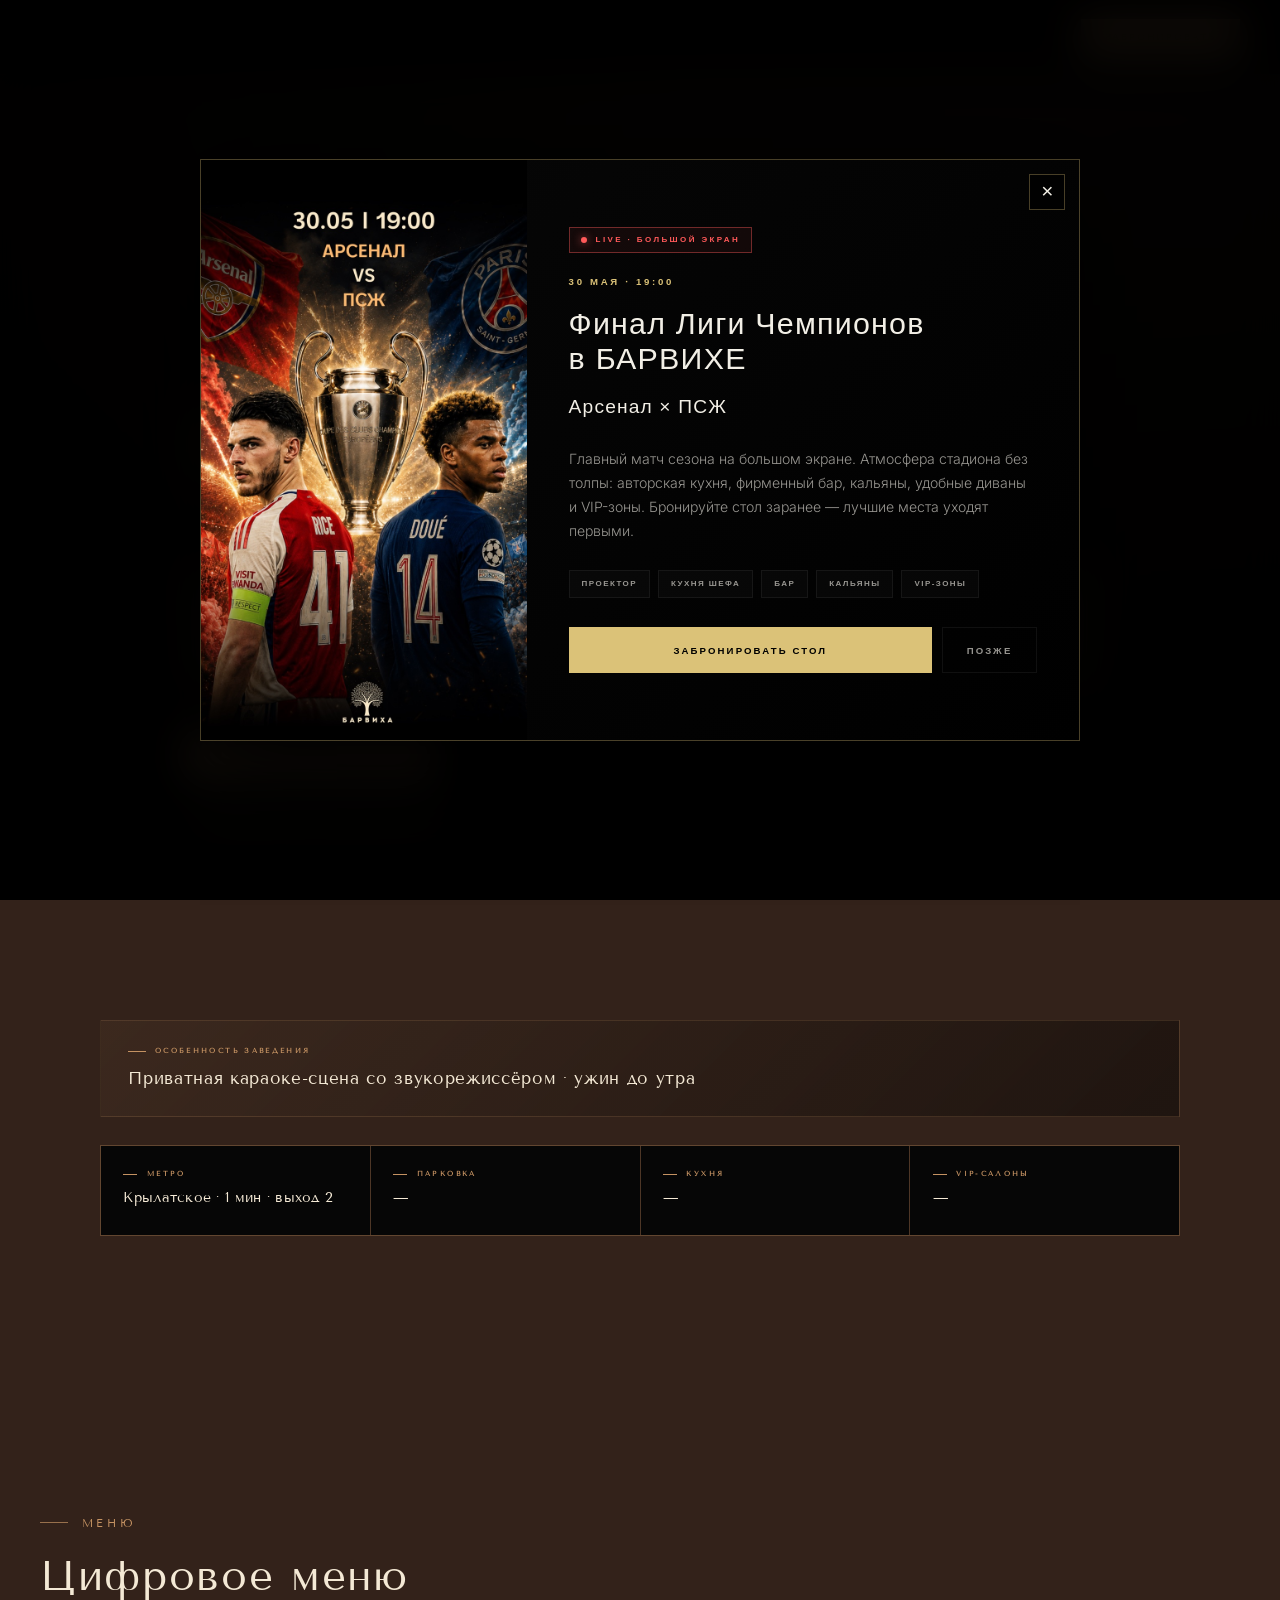
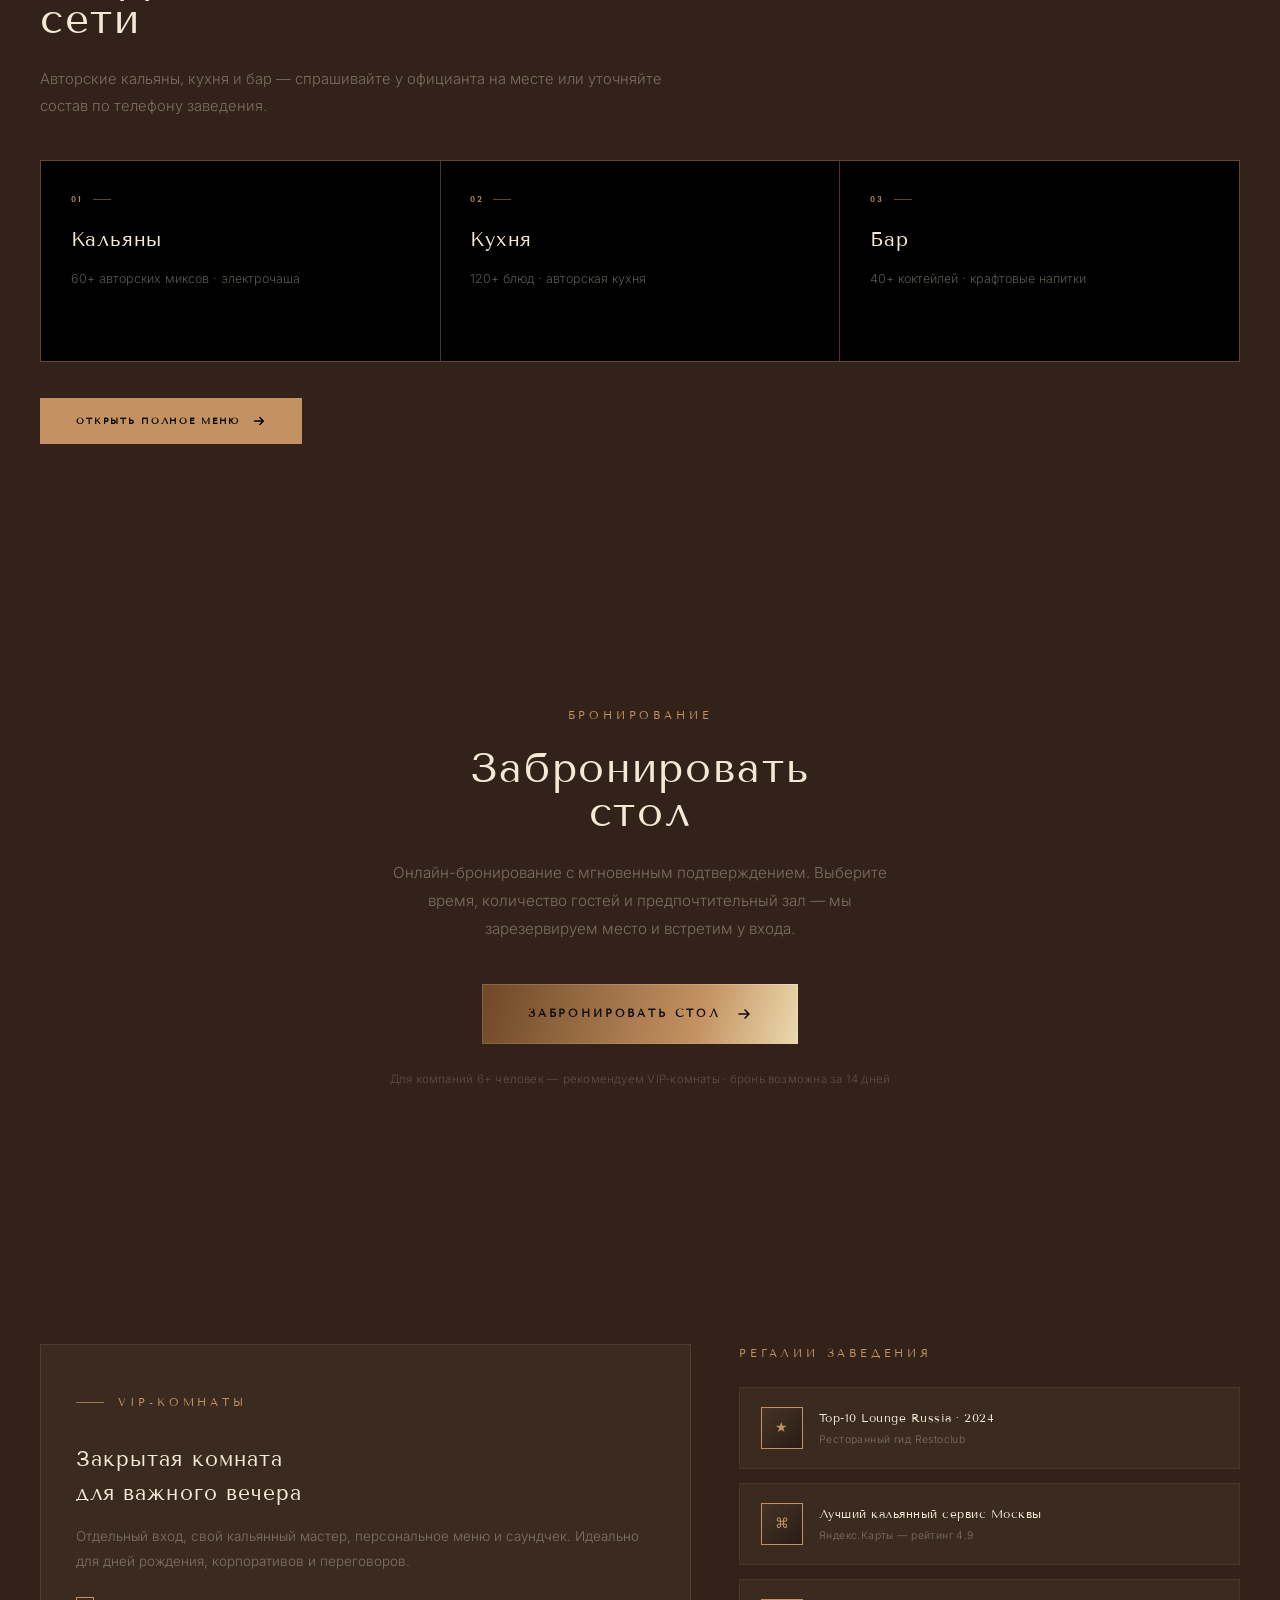
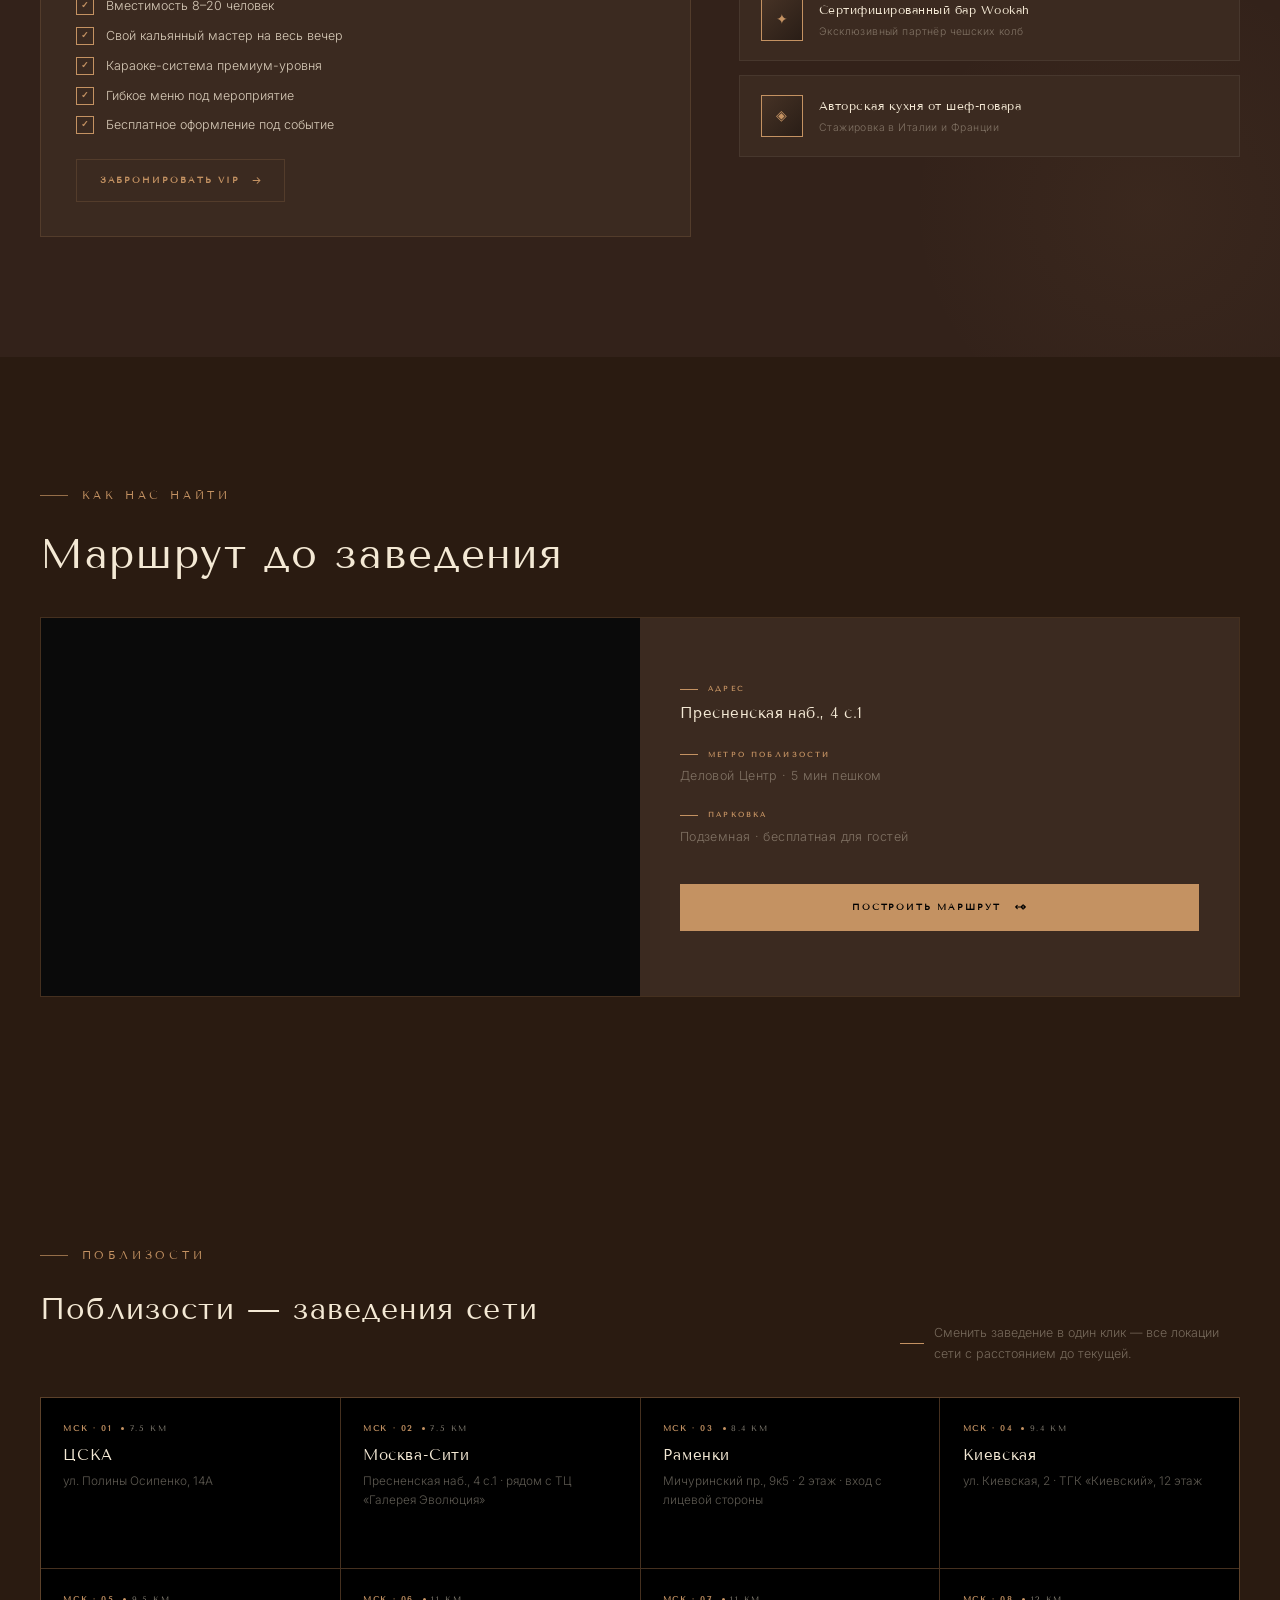
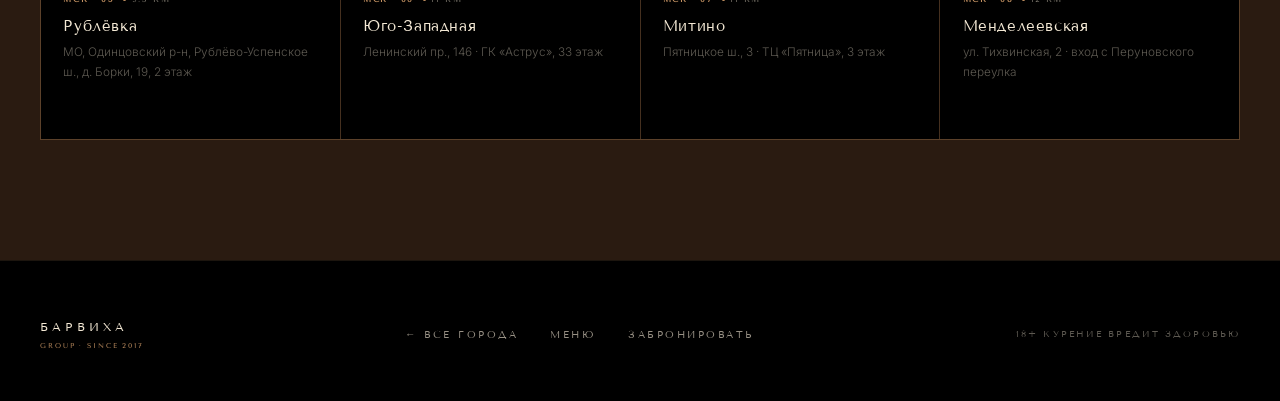
<file: location.html>
<!DOCTYPE html>
<html lang="ru">
<head>
<meta charset="UTF-8"/>
<meta name="viewport" content="width=device-width,initial-scale=1.0"/>
<title>Москва · Сити — Барвиха Групп</title>
<meta name="description" content="Barvikha Group — Москва Сити. Премиум кальянная на Пресненской набережной. Электрочаши, авторская кухня, бар, VIP-комнаты. Работаем до 06:00."/>
<meta property="og:title" content="Barvikha Group · Москва Сити"/>
<meta property="og:description" content="Премиум кальянная в Москва Сити. Электрочаши, авторская кухня, бар. Работаем до 06:00. Забронируй стол прямо сейчас."/>
<meta property="og:image" content="https://barvikhagroup.ru/img/main/large-logo.png"/>
<meta property="og:type" content="website"/>
<meta name="theme-color" content="#C49262"/>
<link rel="icon" href="data:image/svg+xml,<svg xmlns='http://www.w3.org/2000/svg' viewBox='0 0 32 32'><rect width='32' height='32' fill='%23000'/><text y='24' x='4' font-size='24' fill='%23C49262' font-family='serif' font-weight='bold'>B</text></svg>"/>
<link href="https://fonts.googleapis.com/css2?family=Tenor+Sans&family=Inter:wght@300;400;500;600&display=swap" rel="stylesheet"/>
<style>
*,*::before,*::after{margin:0;padding:0;box-sizing:border-box}
:root{
  --bg:#2A1B11;--s1:#33221A;--s2:#3B2A20;--s3:#453324;
  --gold:#C49262;--gold-lt:#E5C490;--gold-dk:#6F4827;
  --gold-grad:linear-gradient(135deg,#6F4827 0%,#C49262 30%,#E5C490 55%,#C49262 75%,#6F4827 100%);
  --white:#F4E9D5;--muted:rgba(244,233,213,.38);--border:rgba(255,255,255,.06);
  --b-gold:rgba(196,146,98,.18);--b-gold2:rgba(196,146,98,.35);
  --glow:0 0 50px rgba(196,146,98,.25),0 0 100px rgba(196,146,98,.1);
  --hd:'Tenor Sans',sans-serif;--bd:'Inter',sans-serif;
  --ease:cubic-bezier(.22,.61,.36,1)
}
html{scroll-behavior:smooth}
body{background:var(--bg);color:var(--white);font-family:var(--bd);font-weight:300;overflow-x:hidden;line-height:1.65}
a{color:inherit;text-decoration:none}
button{font-family:var(--bd)}
::-webkit-scrollbar{width:2px}::-webkit-scrollbar-track{background:#000}::-webkit-scrollbar-thumb{background:var(--gold-dk)}
.gold-text{background:var(--gold-grad);background-size:200% 100%;-webkit-background-clip:text;-webkit-text-fill-color:transparent;background-clip:text;animation:goldShimmer 10s ease-in-out infinite}
@keyframes goldShimmer{0%,100%{background-position:0% 50%}50%{background-position:100% 50%}}

/* NAV */
.nav{position:fixed;top:0;left:0;right:0;z-index:200;display:flex;align-items:center;justify-content:space-between;padding:1.1rem 3rem;background:rgba(0,0,0,.92);backdrop-filter:blur(24px);border-bottom:1px solid var(--b-gold)}
.nav-back{display:flex;align-items:center;gap:.6rem;font-family:var(--hd);font-size:.56rem;font-weight:600;letter-spacing:.2em;text-transform:uppercase;color:var(--muted);background:none;border:none;cursor:pointer;transition:color .25s;padding:0}
.nav-back:hover{color:var(--gold)}
.nav-back svg{transition:transform .25s}
.nav-back:hover svg{transform:translateX(-3px)}
.nav-logo{display:flex;flex-direction:column;align-items:center;gap:.2rem}
.nav-logo-img{height:34px;width:auto;display:block}
.nav-book{font-family:var(--hd);font-size:.56rem;font-weight:700;letter-spacing:.2em;text-transform:uppercase;color:#000;background:var(--gold);padding:.65rem 1.5rem;border:none;cursor:pointer;transition:all .3s}
.nav-book:hover{box-shadow:var(--glow)}

/* HERO */
.loc-hero{min-height:72vh;display:flex;align-items:flex-end;position:relative;overflow:hidden;padding:8rem 0 4rem;isolation:isolate}
/* Фото-фон конкретного заведения — слои с медленным crossfade + Ken Burns (заполняются JS) */
.loc-hero-photo{position:absolute;inset:0;z-index:0;overflow:hidden;filter:saturate(.72) brightness(.38) contrast(1.08)}
.loc-hero-photo-slide{position:absolute;inset:0;background-size:cover;background-position:center;background-repeat:no-repeat;will-change:opacity,transform}
.loc-hero-photo-slide:only-child{opacity:1;animation:heroBreath 28s ease-in-out infinite}
.loc-hero-photo-slide:not(:only-child){opacity:0;animation:heroSlide 32s ease-in-out infinite}
.loc-hero-photo-slide:nth-child(1){animation-delay:0s;transform-origin:50% 50%}
.loc-hero-photo-slide:nth-child(2){animation-delay:8s;transform-origin:30% 70%}
.loc-hero-photo-slide:nth-child(3){animation-delay:16s;transform-origin:70% 30%}
.loc-hero-photo-slide:nth-child(4){animation-delay:24s;transform-origin:50% 100%}
@keyframes heroSlide{
  0%   {opacity:0; transform:scale(1.02)}
  3%   {opacity:1}
  22%  {opacity:1; transform:scale(1.10)}
  25%  {opacity:0; transform:scale(1.10)}
  100% {opacity:0; transform:scale(1.02)}
}
@keyframes heroBreath{
  0%,100%{transform:scale(1.0)}
  50%    {transform:scale(1.04)}
}
@media (prefers-reduced-motion:reduce){
  .loc-hero-photo-slide{animation:none !important;opacity:1 !important;transform:none !important}
  .loc-hero-photo-slide:not(:first-child){display:none}
}
.loc-hero-bg{position:absolute;inset:0;z-index:1;background:radial-gradient(ellipse at 20% 60%,rgba(196,146,98,.1) 0%,transparent 55%),radial-gradient(ellipse at 80% 20%,rgba(196,146,98,.05) 0%,transparent 45%);pointer-events:none}
.loc-hero-vign{position:absolute;inset:0;z-index:1;pointer-events:none;background:linear-gradient(to top,rgba(0,0,0,.92) 12%,rgba(0,0,0,.55) 55%,rgba(0,0,0,.1) 100%),linear-gradient(to right,rgba(0,0,0,.55),transparent 55%)}
/* Большой полупрозрачный «водяной знак» города/района — как на хабе */
.loc-hero-mark{display:none}
.wrap{max-width:1100px;margin:0 auto;padding:0 3rem}
.loc-hero-inner{position:relative;z-index:1}
.loc-crumbs{display:flex;align-items:center;gap:.6rem;font-family:var(--hd);font-size:.54rem;letter-spacing:.18em;text-transform:uppercase;color:var(--muted);margin-bottom:2rem}
.loc-crumbs .sep{color:rgba(196,146,98,.35)}
.loc-crumbs .cur{color:var(--gold)}
.loc-crumbs .cb-l{color:var(--muted);text-decoration:none;transition:color .25s}
.loc-crumbs .cb-l:hover{color:var(--gold)}
.loc-title{font-family:var(--hd);font-size:clamp(2.2rem,8vw,7rem);font-weight:200;letter-spacing:.08em;line-height:.95;margin-bottom:.75rem;word-break:break-word;hyphens:auto;overflow-wrap:break-word}
.loc-subtitle{font-family:var(--hd);font-size:.72rem;font-weight:500;letter-spacing:.28em;text-transform:uppercase;color:var(--gold);margin-bottom:2.5rem}
.loc-meta{display:flex;gap:1px;background:var(--b-gold);border:1px solid var(--b-gold);margin-bottom:2.5rem;flex-wrap:wrap}
.lm{background:var(--s1);padding:1rem 1.75rem;flex:1;min-width:160px}
.lm-l{font-family:var(--hd);font-size:.5rem;font-weight:600;letter-spacing:.22em;text-transform:uppercase;color:var(--gold);display:block;margin-bottom:.3rem}
.lm-v{font-size:.86rem;color:rgba(244,233,213,.85)}
.loc-actions{display:flex;gap:.85rem;flex-wrap:wrap}
.btn-g{display:inline-flex;align-items:center;gap:.75rem;font-family:var(--hd);font-size:.58rem;font-weight:700;letter-spacing:.2em;text-transform:uppercase;color:#000;background:var(--gold);padding:1rem 2.25rem;border:none;cursor:pointer;position:relative;overflow:hidden;transition:box-shadow .3s}
.btn-g::after{content:'';position:absolute;inset:0;background:linear-gradient(110deg,transparent 40%,rgba(255,255,255,.28) 50%,transparent 60%);transform:translateX(-100%);transition:transform .55s}
.btn-g:hover::after{transform:translateX(100%)}
.btn-g:hover{box-shadow:var(--glow)}
.btn-o{display:inline-flex;align-items:center;gap:.75rem;font-family:var(--hd);font-size:.58rem;font-weight:500;letter-spacing:.2em;text-transform:uppercase;color:var(--muted);background:transparent;border:1px solid var(--b-gold);padding:1rem 1.75rem;cursor:pointer;transition:all .3s}
.btn-o:hover{border-color:var(--b-gold2);color:var(--gold)}
.btn-wa{opacity:.7}
.btn-wa:hover{opacity:1}

/* FAB stack (desktop sticky CTAs) */
.fab-stack{position:fixed;right:1.5rem;bottom:1.5rem;z-index:80;display:flex;flex-direction:column;gap:.6rem;align-items:flex-end;opacity:0;transform:translateY(20px);transition:opacity .4s,transform .4s;pointer-events:none}
.fab-stack.on{opacity:1;transform:none;pointer-events:auto}
.fab{display:flex;align-items:center;justify-content:center;border:none;cursor:pointer;text-decoration:none;font-family:var(--hd);font-weight:600;letter-spacing:.18em;text-transform:uppercase;font-size:.6rem;box-shadow:0 8px 28px rgba(0,0,0,.45),0 0 0 1px rgba(196,146,98,.18)}
.fab-tg{width:46px;height:46px;border-radius:50%;background:#229ED9;transition:transform .25s}
.fab-tg:hover{transform:scale(1.08)}
.fab-wa{width:46px;height:46px;border-radius:50%;background:#25D366;position:relative;transition:transform .25s;opacity:.78}
.fab-wa:hover{transform:scale(1.08);opacity:1}
.fab-wa .fab-soon{position:absolute;top:-5px;right:-12px;background:#0a0a0a;color:var(--gold);border:1px solid rgba(196,146,98,.5);padding:2px 5px;font-size:.45rem;letter-spacing:.1em;border-radius:2px}
.fab-book{padding:.85rem 1.5rem;background:linear-gradient(135deg,var(--gold) 0%,#d4b256 100%);color:#0a0a0a;border-radius:30px;transition:transform .25s,box-shadow .25s}
.fab-book:hover{transform:translateY(-2px);box-shadow:0 12px 36px rgba(196,146,98,.4),0 0 0 1px rgba(196,146,98,.5)}
@media(max-width:768px){.fab-stack{display:none}} /* на мобиле есть sticky-бар */

/* GALLERY */
.gallery{padding:3rem 0;background:var(--bg);border-top:1px solid var(--b-gold)}
.gal-grid{display:grid;grid-template-columns:2fr 1fr 1fr;grid-template-rows:240px 240px;gap:3px}
.gi{position:relative;overflow:hidden}
.gi.main{grid-row:1/3}
.gi-inner{width:100%;height:100%;display:flex;align-items:center;justify-content:center;transition:transform .6s var(--ease)}
.gi:hover .gi-inner{transform:scale(1.03)}
.gi:nth-child(1) .gi-inner{background:linear-gradient(135deg,#0a0a0a,#141414)}
.gi:nth-child(2) .gi-inner{background:linear-gradient(225deg,#0d0d0d,#111)}
.gi:nth-child(3) .gi-inner{background:linear-gradient(45deg,#0a0a0a,#0f0f0f)}
.gi:nth-child(4) .gi-inner{background:linear-gradient(135deg,#0d0d0d,#0a0a0a)}
.gi-overlay{position:absolute;inset:0;background:radial-gradient(ellipse at center,rgba(196,146,98,.06) 0%,transparent 65%);pointer-events:none}
.gi-ph{font-family:var(--hd);font-size:.54rem;font-weight:500;letter-spacing:.22em;text-transform:uppercase;color:rgba(196,146,98,.28)}
.gi-corner{position:absolute;top:0;left:0;right:0;bottom:0;pointer-events:none}
.gi-corner::before{content:'';position:absolute;top:10px;left:10px;width:24px;height:24px;border-top:1px solid var(--b-gold);border-left:1px solid var(--b-gold)}
.gi-corner::after{content:'';position:absolute;bottom:10px;right:10px;width:24px;height:24px;border-bottom:1px solid var(--b-gold);border-right:1px solid var(--b-gold)}

/* SECTION BASE */
.section{padding:6rem 0;position:relative}
.section::before{content:'';position:absolute;top:0;left:0;right:0;height:1px;background:linear-gradient(to right,transparent,var(--b-gold),transparent)}
.sec-lbl{font-family:var(--hd);font-size:.54rem;font-weight:600;letter-spacing:.3em;text-transform:uppercase;color:var(--gold);display:block;margin-bottom:.9rem}
.sec-h2{font-family:var(--hd);font-size:clamp(1.8rem,3.5vw,2.8rem);font-weight:200;letter-spacing:.06em;line-height:1.2;margin-bottom:2.5rem}

/* MENU */
.menu-tabs{display:flex;gap:1px;background:var(--b-gold);border:1px solid var(--b-gold);width:fit-content;margin-bottom:3rem}
/* CTA-блок «Полное меню» — заменяет старые табы меню */
.menu-cta-block{display:grid;grid-template-columns:1.5fr 1fr;gap:3rem;align-items:center;padding:2.5rem 2.6rem;background:linear-gradient(135deg,rgba(196,146,98,.07),rgba(0,0,0,.5));border:1px solid var(--b-gold);position:relative;overflow:hidden;margin-top:1rem}
.menu-cta-block::before,.menu-cta-block::after{content:'';position:absolute;width:38px;height:38px;pointer-events:none}
.menu-cta-block::before{top:-1px;left:-1px;border-top:1.5px solid var(--gold);border-left:1.5px solid var(--gold)}
.menu-cta-block::after{bottom:-1px;right:-1px;border-bottom:1.5px solid var(--gold);border-right:1.5px solid var(--gold)}
.menu-cta-l{display:flex;flex-direction:column;gap:.6rem}
.menu-cta-eyebrow{font-family:var(--hd);font-size:.56rem;font-weight:600;letter-spacing:.28em;text-transform:uppercase;color:var(--gold)}
.menu-cta-t{font-family:var(--hd);font-size:clamp(1.4rem,2.4vw,1.85rem);font-weight:200;letter-spacing:.05em;line-height:1.2;color:var(--white);margin:.3rem 0 .35rem}
.menu-cta-p{font-size:.92rem;color:var(--muted);line-height:1.75;max-width:32rem;margin-bottom:.6rem}
.menu-cta-stats{display:flex;gap:1.6rem;margin-top:.4rem;flex-wrap:wrap}
.menu-cta-stats>span{font-family:var(--hd);font-size:.7rem;letter-spacing:.14em;text-transform:uppercase;color:rgba(244,233,213,.55)}
.menu-cta-stats b{font-weight:400;font-size:1.05rem;color:var(--gold);margin-right:.4rem;letter-spacing:.02em}
.menu-cta-btn{display:inline-flex;align-items:center;justify-content:center;gap:.85rem;font-family:var(--hd);font-size:.7rem;font-weight:700;letter-spacing:.22em;text-transform:uppercase;color:#000;background:var(--gold);padding:1.3rem 2rem;transition:all .35s;position:relative;overflow:hidden;text-decoration:none;align-self:stretch;min-height:140px}
.menu-cta-btn::after{content:'';position:absolute;inset:0;background:linear-gradient(110deg,transparent 40%,rgba(255,255,255,.32) 50%,transparent 60%);transform:translateX(-100%);transition:transform .55s}
.menu-cta-btn:hover::after{transform:translateX(100%)}
.menu-cta-btn:hover{box-shadow:0 0 50px rgba(196,146,98,.4);transform:translateY(-2px)}
@media(max-width:768px){
  .menu-cta-block{grid-template-columns:1fr;gap:1.5rem;padding:1.85rem 1.5rem}
  .menu-cta-btn{width:100%;min-height:64px;padding:1.2rem 1.8rem}
}
.tab-btn{font-family:var(--hd);font-size:.58rem;font-weight:700;letter-spacing:.2em;text-transform:uppercase;padding:.9rem 2rem;background:#000;color:var(--muted);border:none;cursor:pointer;transition:all .3s;position:relative}
.tab-btn::after{content:'';position:absolute;bottom:0;left:0;right:0;height:2px;background:var(--gold-grad);transform:scaleX(0);transition:transform .35s var(--ease)}
.tab-btn.active::after,.tab-btn:hover::after{transform:scaleX(1)}
.tab-btn.active,.tab-btn:hover{background:#080808;color:var(--white)}
.tab-panel{display:none}
.tab-panel.active{display:block}
.menu-grid{display:grid;grid-template-columns:repeat(2,1fr)}
.menu-grid>.menu-item,.menu-grid>.menu-cat{outline:1px solid var(--b-gold);outline-offset:-1px}
.menu-cat{grid-column:1/-1;background:var(--s2);padding:.8rem 1.75rem;display:flex;align-items:center;gap:1rem}
.menu-cat::before{content:'';width:20px;height:1px;background:var(--gold);flex-shrink:0}
.menu-cat-t{font-family:var(--hd);font-size:.52rem;font-weight:700;letter-spacing:.24em;text-transform:uppercase;color:rgba(196,146,98,.65)}
.menu-item{
  background:#000;padding:1.4rem 1.75rem;display:flex;justify-content:space-between;align-items:center;gap:1.5rem;
  transition:background .3s,border-color .3s;cursor:pointer;border:none;color:var(--white);text-align:left;
  width:100%;position:relative;overflow:hidden;min-height:96px
}
.menu-item>div:first-child{flex:1;min-width:0}
.mi-desc{display:-webkit-box;-webkit-line-clamp:2;-webkit-box-orient:vertical;overflow:hidden}
.menu-item::before{content:'';position:absolute;left:0;top:0;bottom:0;width:2px;background:var(--gold-grad);transform:scaleY(0);transform-origin:bottom;transition:transform .35s var(--ease)}
.menu-item:hover{background:#060606}
.menu-item:hover::before{transform:scaleY(1)}
.menu-item:hover .mi-open{opacity:1;transform:translateX(0)}
.mi-name{font-family:var(--hd);font-size:.9rem;font-weight:400;letter-spacing:.04em;margin-bottom:.3rem}
.mi-desc{font-size:.76rem;color:var(--muted);line-height:1.5}
.mi-right{display:flex;align-items:center;gap:.75rem;flex-shrink:0}
.mi-price{font-family:var(--hd);font-size:1.05rem;font-weight:300;white-space:nowrap;background:var(--gold-grad);background-size:200% 100%;-webkit-background-clip:text;-webkit-text-fill-color:transparent;background-clip:text;animation:goldShimmer 10s ease-in-out infinite}
.mi-open{font-size:.55rem;color:var(--gold);opacity:0;transform:translateX(-6px);transition:all .3s var(--ease);white-space:nowrap;font-family:var(--hd);letter-spacing:.12em}
.mi-vol{font-size:.66rem;color:rgba(244,233,213,.4);letter-spacing:.04em;font-family:var(--bd);white-space:nowrap}
.menu-root>.menu-grid+.menu-grid{margin-top:1.5rem}
.menu-cat-sub{font-family:var(--bd);font-size:.55rem;color:var(--muted);letter-spacing:.1em;text-transform:uppercase;margin-left:.6rem}

/* DISH MODAL */
.dish-modal{
  position:fixed;inset:0;z-index:500;
  background:rgba(0,0,0,.9);backdrop-filter:blur(16px);-webkit-backdrop-filter:blur(16px);
  display:flex;align-items:center;justify-content:center;padding:1.5rem;
  opacity:0;pointer-events:none;transition:opacity .35s var(--ease)
}
.dish-modal.active{opacity:1;pointer-events:all}
.dm-wrap{
  background:var(--s2);border:1px solid var(--b-gold);
  max-width:820px;width:100%;max-height:90vh;overflow:hidden;
  position:relative;display:grid;grid-template-columns:1fr 1fr;
  opacity:0;transform:scale(.95) translateY(20px);transition:opacity .4s var(--ease),transform .4s var(--ease)
}
.dish-modal.active .dm-wrap{opacity:1;transform:none}
.dm-close{
  position:absolute;top:1rem;right:1rem;z-index:10;
  background:rgba(0,0,0,.7);border:1px solid var(--b-gold);
  color:var(--white);width:34px;height:34px;font-size:1.2rem;line-height:1;
  cursor:pointer;display:flex;align-items:center;justify-content:center;
  transition:all .25s;font-family:var(--hd)
}
.dm-close:hover{background:rgba(196,146,98,.2);color:var(--gold)}
.dm-photo-wrap{position:relative;overflow:hidden;min-height:300px}
.dm-photo{width:100%;height:100%;object-fit:cover;display:block}
.dm-photo-overlay{
  position:absolute;inset:0;
  background:linear-gradient(to right,transparent 55%,var(--s2) 100%),
             linear-gradient(to top,rgba(0,0,0,.5) 0%,transparent 40%)
}
.dm-body{padding:2.25rem 2rem 2rem;display:flex;flex-direction:column;gap:1.1rem;overflow-y:auto;max-height:90vh}
.dm-cat{font-family:var(--hd);font-size:.48rem;font-weight:600;letter-spacing:.22em;text-transform:uppercase;color:var(--gold);border:1px solid var(--b-gold);padding:.3rem .7rem;display:inline-block;margin-bottom:.4rem}
.dm-name{font-family:var(--hd);font-size:1.35rem;font-weight:300;letter-spacing:.06em;margin-bottom:.1rem}
.dm-price{font-family:var(--hd);font-size:1.2rem;font-weight:300;background:var(--gold-grad);background-size:200% 100%;-webkit-background-clip:text;-webkit-text-fill-color:transparent;background-clip:text;animation:goldShimmer 10s ease-in-out infinite}
.dm-story{font-size:.82rem;color:var(--muted);line-height:1.85}
.dm-section-lbl{font-family:var(--hd);font-size:.48rem;font-weight:600;letter-spacing:.24em;text-transform:uppercase;color:rgba(196,146,98,.55);margin-bottom:.6rem}
.dm-tags{display:flex;flex-wrap:wrap;gap:.4rem}
.dm-tag{font-size:.7rem;color:var(--white);background:rgba(255,255,255,.04);border:1px solid var(--border);padding:.3rem .65rem;letter-spacing:.03em}
.dm-kbzu{border-top:1px solid var(--border);padding-top:1.1rem}
.dm-kbzu-row{display:grid;grid-template-columns:repeat(4,1fr);gap:1px;background:var(--b-gold);margin-top:.6rem}
.dm-k{background:var(--s3);padding:.75rem .4rem;text-align:center}
.dm-kv{font-family:var(--hd);font-size:.95rem;font-weight:500;background:var(--gold-grad);background-size:200% 100%;-webkit-background-clip:text;-webkit-text-fill-color:transparent;background-clip:text;animation:goldShimmer 10s ease-in-out infinite}
.dm-kl{font-size:.55rem;color:var(--muted);letter-spacing:.06em;margin-top:.15rem}
.dm-btn{
  font-family:var(--hd);font-size:.58rem;font-weight:700;letter-spacing:.22em;text-transform:uppercase;
  color:#000;background:var(--gold);padding:1rem 2rem;border:none;cursor:pointer;margin-top:.4rem;
  position:relative;overflow:hidden;transition:box-shadow .3s
}
.dm-btn::after{content:'';position:absolute;inset:0;background:linear-gradient(110deg,transparent 40%,rgba(255,255,255,.28) 50%,transparent 60%);transform:translateX(-100%);transition:transform .55s}
.dm-btn:hover::after{transform:translateX(100%)}
.dm-btn:hover{box-shadow:0 0 30px rgba(196,146,98,.3)}
@media(max-width:680px){
  .dm-wrap{grid-template-columns:1fr}
  .dm-photo-wrap{min-height:200px;max-height:220px}
}

/* BOOKING — единая кнопка → Restoplace */
.booking-bg{background:var(--s1)}
.bk-center{max-width:640px;margin:0 auto;text-align:center;padding:1rem 0}
.bk-center .sec-lbl{display:inline-block;margin-bottom:1.4rem}
.bk-center .sec-h2{margin-bottom:1.5rem}
.bk-lead{font-size:.95rem;color:var(--muted);line-height:1.85;margin:0 auto 2.6rem;max-width:520px}
.bk-big-cta{display:inline-flex;align-items:center;gap:.95rem;font-family:var(--hd);font-size:.68rem;font-weight:700;letter-spacing:.26em;text-transform:uppercase;color:#0d0d0d;background:linear-gradient(105deg,#6F4827,#C49262 32%,#F4E8BE 50%,#C49262 68%,#6F4827);background-size:220% 100%;background-position:0% 50%;padding:1.25rem 2.8rem;text-decoration:none;transition:background-position .9s var(--ease),box-shadow .3s,transform .3s;position:relative;overflow:hidden;border:1px solid rgba(255,255,255,.12)}
.bk-big-cta::after{content:'';position:absolute;inset:0;background:linear-gradient(110deg,transparent 40%,rgba(255,255,255,.42) 50%,transparent 60%);transform:translateX(-100%);transition:transform .65s}
.bk-big-cta:hover{box-shadow:0 18px 48px -18px rgba(196,146,98,.55);transform:translateY(-2px);background-position:100% 50%}
.bk-big-cta:hover::after{transform:translateX(100%)}
.bk-big-cta svg{transition:transform .35s}
.bk-big-cta:hover svg{transform:translateX(5px)}
.bk-foot{margin-top:1.6rem;font-family:var(--bd);font-size:.72rem;color:var(--muted);opacity:.6;letter-spacing:.02em;line-height:1.6}
@media (max-width:720px){
  .bk-center{padding:0}
  .bk-lead{font-size:.88rem;margin-bottom:2rem}
  .bk-big-cta{font-size:.62rem;padding:1.1rem 1.9rem;letter-spacing:.22em;gap:.75rem;width:100%;justify-content:center}
  .bk-foot{font-size:.66rem}
}
/* OTHER LOCATIONS */
.other-bg{background:var(--bg)}
.other-hd{display:flex;justify-content:space-between;align-items:flex-end;gap:2rem;flex-wrap:wrap;margin-bottom:2rem}
.other-hd-r{font-size:.78rem;color:var(--muted);max-width:340px;line-height:1.7;display:flex;align-items:center;gap:.6rem}
.other-hd-r::before{content:'';width:24px;height:1px;background:var(--gold);flex-shrink:0}
.other-grid{display:grid;grid-template-columns:repeat(4,1fr);gap:1px;background:var(--b-gold);border:1px solid var(--b-gold);margin-top:1.5rem}
.oloc{display:block;background:#000;padding:1.5rem 1.4rem;cursor:pointer;transition:background .3s,transform .35s var(--ease);text-align:left;border:none;color:var(--white);width:100%;position:relative;text-decoration:none;overflow:hidden}
.oloc::before{content:'';position:absolute;left:0;top:0;bottom:0;width:2px;background:var(--gold-grad);transform:scaleY(0);transform-origin:bottom;transition:transform .35s var(--ease)}
.oloc::after{content:'';position:absolute;bottom:0;left:0;right:0;height:1px;background:var(--gold-grad);transform:scaleX(0);transform-origin:left;transition:transform .35s var(--ease)}
.oloc:hover{background:#060606}
.oloc:hover::before{transform:scaleY(1)}
.oloc:hover::after{transform:scaleX(1)}
.oloc:hover .oloc-arr{opacity:1;transform:translateX(0)}
.oloc-code{font-family:var(--hd);font-size:.5rem;font-weight:700;letter-spacing:.2em;text-transform:uppercase;color:var(--gold);display:flex;align-items:center;gap:.55rem;margin-bottom:.5rem}
.oloc-dist{display:inline-flex;align-items:center;gap:.35rem;color:rgba(244,233,213,.55);font-weight:500}
.oloc-dist::before{content:'';width:3px;height:3px;background:var(--gold);border-radius:50%;display:inline-block}
.oloc-name{font-family:var(--hd);font-size:.92rem;font-weight:400;letter-spacing:.04em;margin-bottom:.3rem}
.oloc-addr{font-size:.74rem;color:var(--muted);margin-bottom:.4rem}
.oloc-arr{font-size:.55rem;color:var(--gold);opacity:0;transform:translateX(-6px);transition:all .3s var(--ease);font-family:var(--hd);letter-spacing:.18em;text-transform:uppercase;display:inline-flex;align-items:center;gap:.4rem}

/* FOOTER */
.footer{background:#000;border-top:1px solid var(--b-gold);padding:2.5rem 0}
.ft-inner{display:flex;align-items:center;justify-content:space-between;flex-wrap:wrap;gap:1rem}
.ft-logo{display:flex;flex-direction:column;gap:.25rem}
.ft-logo img{height:22px;width:auto}
.ft-links{display:flex;gap:1.5rem}
.ft-links a{font-size:.75rem;color:var(--muted);transition:color .2s}
.ft-links a:hover{color:var(--white)}
.ft-copy{font-size:.66rem;color:rgba(255,255,255,.16)}

/* REVEAL */
.rv{opacity:0;transform:translateY(18px);transition:opacity .45s var(--ease),transform .45s var(--ease)}
.rv.in{opacity:1;transform:none}
.d1{transition-delay:.05s}.d2{transition-delay:.1s}.d3{transition-delay:.15s}.d4{transition-delay:.2s}

/* ═══ OPEN-NOW INDICATOR + ROUTE BUTTON В HERO ═══ */
.loc-status{display:inline-flex;align-items:center;gap:.55rem;font-family:var(--hd);font-size:.5rem;font-weight:600;letter-spacing:.22em;text-transform:uppercase;padding:.5rem .85rem;border:1px solid var(--b-gold);background:rgba(0,0,0,.45);backdrop-filter:blur(8px);margin-bottom:1.4rem}
.loc-status.open{color:#7ecb7e;border-color:rgba(126,203,126,.35)}
.loc-status.closed{color:#e8a55c;border-color:rgba(232,165,92,.35)}
.loc-status .ls-dot{width:8px;height:8px;border-radius:50%;background:currentColor;box-shadow:0 0 10px currentColor;animation:urgPulse 1.6s ease-in-out infinite}
@keyframes urgPulse{0%,100%{opacity:1;transform:scale(1)}50%{opacity:.5;transform:scale(.8)}}
.loc-status .ls-time{color:rgba(244,233,213,.55);font-weight:400;letter-spacing:.04em}
.loc-status .ls-left{color:#f3a648;font-weight:600;animation:lsLeftPulse 2s infinite}
@keyframes lsLeftPulse{0%,100%{opacity:1}50%{opacity:.6}}

/* ═══ TOP-3 SIGNATURES (превью меню сверху) ═══ */
.top3-grid{display:grid;grid-template-columns:repeat(4,1fr);gap:1.4rem;margin:2rem 0 3.5rem}
.top3-card{background:var(--s2);border:1px solid var(--border);position:relative;overflow:hidden;display:flex;flex-direction:column;transition:transform .4s var(--ease),border-color .4s,box-shadow .4s;cursor:pointer}
.top3-card.featured{grid-column:span 2}
.top3-card.featured .top3-img{aspect-ratio:16/7}
.top3-card.featured .top3-name{font-size:1.3rem}
.top3-card:hover{transform:translateY(-5px);border-color:var(--b-gold);box-shadow:0 25px 60px -20px rgba(0,0,0,.7)}
.top3-mark{position:absolute;top:.55rem;right:1.05rem;z-index:3;font-family:var(--hd);font-size:clamp(2.6rem,5vw,3.8rem);font-weight:700;color:rgba(196,146,98,.42);line-height:1;letter-spacing:-.02em;pointer-events:none;text-shadow:0 2px 12px rgba(0,0,0,.65)}
.top3-card.featured .top3-mark{font-size:clamp(3.5rem,7vw,5.4rem);top:.7rem;right:1.4rem}
@media(max-width:1024px){.top3-grid{grid-template-columns:repeat(2,1fr)}.top3-card.featured{grid-column:span 2}.top3-card.featured .top3-img{aspect-ratio:16/9}}
@media(max-width:560px){.top3-grid{grid-template-columns:1fr}.top3-card.featured{grid-column:span 1}.top3-card.featured .top3-img{aspect-ratio:4/3}}
.top3-img{aspect-ratio:4/3;overflow:hidden;position:relative}
.top3-img img{width:100%;height:100%;object-fit:cover;display:block;transition:transform 1.2s var(--ease)}
.top3-card:hover .top3-img img{transform:scale(1.06)}
.top3-img::after{content:'';position:absolute;inset:0;background:linear-gradient(to top,rgba(0,0,0,.6) 0%,transparent 50%);pointer-events:none}
.top3-tag{position:absolute;top:1rem;left:1rem;font-family:var(--hd);font-size:.45rem;font-weight:700;letter-spacing:.28em;text-transform:uppercase;color:var(--gold);padding:.4rem .7rem;border:1px solid var(--b-gold);background:rgba(0,0,0,.6);backdrop-filter:blur(8px);z-index:2}
.top3-body{padding:1.5rem 1.4rem 1.4rem;display:flex;flex-direction:column;gap:.5rem;flex:1}
.top3-name{font-family:var(--hd);font-size:1rem;font-weight:300;letter-spacing:.04em;color:var(--white)}
.top3-desc{font-size:.74rem;color:var(--muted);line-height:1.6;flex:1}
.top3-foot{display:flex;justify-content:space-between;align-items:baseline;border-top:1px solid var(--border);padding-top:.85rem;margin-top:.4rem}
.top3-vol{font-family:var(--hd);font-size:.5rem;font-weight:600;letter-spacing:.18em;text-transform:uppercase;color:rgba(244,233,213,.45)}
.top3-price{font-family:var(--hd);font-size:1.05rem;font-weight:300;background:var(--gold-grad);background-size:200% 100%;-webkit-background-clip:text;-webkit-text-fill-color:transparent;background-clip:text;animation:goldShimmer 10s ease-in-out infinite}

/* ═══ REELS С ДЫМОМ ═══ */
/* ═══ REVIEWS — ОТЗЫВЫ ГОСТЕЙ ═══ */
.rv-bg{background:var(--s1);position:relative;overflow:hidden}
.rv-bg::before{content:'';position:absolute;left:-10%;top:50%;width:580px;height:580px;background:radial-gradient(circle,rgba(196,146,98,.05) 0%,transparent 65%);pointer-events:none;filter:blur(20px);transform:translateY(-50%)}
.rv-hd{display:flex;justify-content:space-between;align-items:flex-end;flex-wrap:wrap;gap:2rem;margin-bottom:3rem;position:relative;z-index:1}
.rv-rate{display:flex;align-items:center;gap:1rem}
.rv-rate-stars{display:flex;gap:.2rem;color:var(--gold);font-size:1.1rem;letter-spacing:.05em}
.rv-rate-num{font-family:var(--hd);font-size:1.6rem;font-weight:300;background:var(--gold-grad);background-size:200% 100%;-webkit-background-clip:text;-webkit-text-fill-color:transparent;background-clip:text;animation:goldShimmer 10s ease-in-out infinite;line-height:1}
.rv-rate-l{font-size:.7rem;color:var(--muted);letter-spacing:.04em}
.rv-grid{display:grid;grid-template-columns:repeat(3,1fr);gap:1.4rem;position:relative;z-index:1}
.rv-card{background:var(--s2);border:1px solid var(--border);padding:2rem 1.85rem 1.7rem;position:relative;overflow:hidden;display:flex;flex-direction:column;gap:1.1rem;transition:border-color .4s,transform .4s var(--ease),box-shadow .4s}
.rv-card::before{content:'\201C';position:absolute;top:.5rem;right:1rem;font-family:'Cormorant Garamond',serif;font-size:4.5rem;color:rgba(196,146,98,.12);line-height:1;font-weight:600}
.rv-card::after{content:'';position:absolute;left:0;top:0;bottom:0;width:2px;background:var(--gold-grad);transform:scaleY(0);transform-origin:bottom;transition:transform .45s var(--ease)}
.rv-card:hover{transform:translateY(-4px);border-color:var(--b-gold);box-shadow:0 20px 50px -20px rgba(0,0,0,.6)}
.rv-card:hover::after{transform:scaleY(1)}
.rv-stars{color:var(--gold);font-size:.85rem;letter-spacing:.05em;position:relative;z-index:1}
.rv-quote{font-family:var(--bd);font-size:.84rem;line-height:1.75;color:rgba(244,233,213,.88);font-style:italic;flex:1;position:relative;z-index:1}
.rv-meta{display:flex;align-items:center;gap:.95rem;border-top:1px solid var(--border);padding-top:.95rem}
.rv-ava{width:40px;height:40px;flex-shrink:0;border-radius:50%;border:1px solid var(--b-gold);display:flex;align-items:center;justify-content:center;font-family:var(--hd);font-size:.7rem;color:var(--gold);background:linear-gradient(135deg,rgba(196,146,98,.08),rgba(0,0,0,.4))}
.rv-info-name{font-family:var(--hd);font-size:.78rem;font-weight:400;letter-spacing:.04em;color:var(--white);margin-bottom:.15rem}
.rv-info-src{font-size:.65rem;color:var(--muted);letter-spacing:.04em}

/* ═══ MAP ═══ */
.map-bg{background:var(--bg);position:relative}
.map-grid{display:grid;grid-template-columns:1fr 1fr;gap:0;border:1px solid var(--b-gold);min-height:380px}
.map-iframe-wrap{position:relative;background:#0a0a0a;overflow:hidden}
.map-iframe-wrap iframe{width:100%;height:100%;border:0;display:block;filter:invert(.92) hue-rotate(180deg) saturate(.6) brightness(.95)}
.map-info{padding:2.5rem 2.5rem;display:flex;flex-direction:column;justify-content:center;background:var(--s2);gap:1.4rem}
.map-info-row{display:flex;flex-direction:column;gap:.35rem}
.map-info-l{font-family:var(--hd);font-size:.46rem;font-weight:600;letter-spacing:.32em;text-transform:uppercase;color:var(--gold);display:flex;align-items:center;gap:.6rem}
.map-info-l::before{content:'';width:18px;height:1px;background:var(--gold)}
.map-info-v{font-family:var(--hd);font-size:.95rem;font-weight:300;letter-spacing:.03em;color:var(--white)}
.map-info-v.s{font-size:.78rem;color:var(--muted);font-family:var(--bd);font-weight:300}
.map-route{display:inline-flex;align-items:center;justify-content:center;gap:.85rem;font-family:var(--hd);font-size:.55rem;font-weight:700;letter-spacing:.22em;text-transform:uppercase;color:#000;background:var(--gold);padding:1rem 1.7rem;margin-top:.9rem;cursor:pointer;border:none;transition:box-shadow .3s,transform .3s;text-align:center}
.map-route:hover{box-shadow:var(--glow);transform:translateY(-2px)}

/* ═══ VIP & CERTIFICATES ═══ */
.vip-bg{background:var(--s1);position:relative;overflow:hidden}
.vip-bg::after{content:'';position:absolute;right:-10%;bottom:-15%;width:520px;height:520px;background:radial-gradient(circle,rgba(196,146,98,.05) 0%,transparent 65%);pointer-events:none}
.vip-grid{display:grid;grid-template-columns:1.3fr 1fr;gap:3rem;align-items:start;position:relative;z-index:1}
.vip-block{background:var(--s2);border:1px solid var(--b-gold);padding:2.4rem 2.2rem 2.1rem;position:relative;overflow:hidden}
.vip-block::before{content:'';position:absolute;top:-1px;left:-1px;width:40px;height:40px;border-top:1.5px solid var(--gold);border-left:1.5px solid var(--gold)}
.vip-block::after{content:'';position:absolute;bottom:-1px;right:-1px;width:40px;height:40px;border-bottom:1.5px solid var(--gold);border-right:1.5px solid var(--gold)}
.vip-block h3{font-family:var(--hd);font-size:1.3rem;font-weight:300;letter-spacing:.05em;color:var(--white);margin:.5rem 0 .85rem}
.vip-block p{font-size:.84rem;color:var(--muted);line-height:1.85;margin-bottom:1.4rem}
.vip-features{display:flex;flex-direction:column;gap:.65rem;margin-bottom:1.5rem}
.vip-feat{display:flex;align-items:flex-start;gap:.75rem;font-size:.78rem;color:rgba(244,233,213,.85);line-height:1.55}
.vip-feat-ico{width:18px;height:18px;flex-shrink:0;border:1px solid var(--gold);color:var(--gold);font-family:var(--hd);font-size:.55rem;font-weight:700;display:flex;align-items:center;justify-content:center;margin-top:1px}
.vip-cta{display:inline-flex;align-items:center;gap:.7rem;font-family:var(--hd);font-size:.55rem;font-weight:700;letter-spacing:.22em;text-transform:uppercase;color:var(--gold);padding:.85rem 1.4rem;border:1px solid var(--b-gold);transition:background .3s,color .3s;cursor:pointer}
.vip-cta:hover{background:var(--gold);color:#000}
.vip-certs{display:flex;flex-direction:column;gap:.85rem}
.vip-cert{display:flex;align-items:center;gap:1rem;padding:1.2rem 1.3rem;background:var(--s2);border:1px solid var(--border);transition:border-color .35s}
.vip-cert:hover{border-color:var(--b-gold)}
.vip-cert-ico{width:42px;height:42px;flex-shrink:0;border:1px solid var(--gold);color:var(--gold);font-family:var(--hd);font-size:.85rem;font-weight:200;display:flex;align-items:center;justify-content:center;background:linear-gradient(135deg,rgba(196,146,98,.08),rgba(0,0,0,.3))}
.vip-cert-info{display:flex;flex-direction:column;gap:.2rem}
.vip-cert-l{font-family:var(--hd);font-size:.78rem;font-weight:400;letter-spacing:.04em;color:var(--white)}
.vip-cert-s{font-size:.65rem;color:var(--muted);letter-spacing:.04em}

/* ═══ HERO TOP ROW: Сегодня + статус ═══ */
.loc-hero-top{display:flex;flex-wrap:wrap;align-items:center;gap:.6rem;margin-bottom:1.5rem}

/* Сегодня в заведении */
.loc-today{display:inline-flex;align-items:center;gap:.6rem;font-family:var(--hd);font-size:.5rem;font-weight:600;letter-spacing:.22em;text-transform:uppercase;padding:.5rem .85rem;border:1px solid var(--b-gold);background:rgba(0,0,0,.45);backdrop-filter:blur(8px)}
.loc-today .lt-i{color:var(--gold);font-size:.7rem;line-height:1}
.loc-today .lt-t{color:var(--white)}
.loc-today .lt-s{color:rgba(244,233,213,.5);font-weight:400;letter-spacing:.04em}

/* Премиум-бейдж локации */
.loc-badge{display:inline-flex;align-items:center;gap:.5rem;font-family:var(--hd);font-size:.5rem;font-weight:600;letter-spacing:.24em;text-transform:uppercase;padding:.5rem .9rem;color:#000;background:var(--gold-grad);background-size:200% 100%;animation:goldShimmer 8s ease-in-out infinite;box-shadow:0 4px 18px -4px rgba(196,146,98,.5)}
.loc-badge .lb-i{font-size:.85rem;line-height:1}

/* Кухня-пилл в meta */
.lm-kitchen{display:flex;flex-direction:column;flex:1;background:#000;padding:1.05rem 1.4rem;min-width:0;border-left:2px solid var(--gold)}
.lm-kitchen .lm-l{font-family:var(--hd);font-size:.46rem;font-weight:600;letter-spacing:.32em;text-transform:uppercase;color:var(--gold);margin-bottom:.45rem;display:flex;align-items:center;gap:.5rem}

/* ═══ FEATURES STRIP ═══ */
.feat-strip{display:flex;flex-wrap:wrap;gap:.7rem;margin-bottom:2.5rem}
.feat-pill{display:inline-flex;align-items:center;gap:.5rem;font-family:var(--hd);font-size:.5rem;font-weight:600;letter-spacing:.18em;text-transform:uppercase;padding:.55rem .9rem;border:1px solid var(--border);color:rgba(244,233,213,.78);background:rgba(255,255,255,.02);transition:border-color .35s,color .35s}
.feat-pill:hover{border-color:var(--b-gold);color:var(--white)}
.feat-pill .fp-i{font-size:.85rem;line-height:1}

/* ═══ INFO ROW (метро/парковка/VIP/как добраться) ═══ */
/* ═══ ABOUT (О заведении) ═══ */
.about-bg{background:var(--s1);position:relative;overflow:hidden}
.about-bg::before{content:'';position:absolute;left:-12%;top:50%;width:540px;height:540px;transform:translateY(-50%);background:radial-gradient(circle,rgba(196,146,98,.05) 0%,transparent 65%);pointer-events:none;filter:blur(28px)}
.about-flat{display:flex;flex-direction:column;gap:1.75rem;position:relative;z-index:1;max-width:1080px;margin:0 auto}
.about-flat .loc-highlight,.about-flat .info-row,.about-flat .loc-directions,.about-flat .feat-strip{margin-bottom:0}

.info-row{display:grid;grid-template-columns:repeat(4,1fr);gap:1px;background:var(--b-gold);border:1px solid var(--b-gold);margin-bottom:3rem}
.info-cell{background:#060606;padding:1.4rem 1.4rem 1.3rem;display:flex;flex-direction:column;gap:.45rem;position:relative;overflow:hidden;transition:background .3s}
.info-cell::before{content:'';position:absolute;left:0;top:0;bottom:0;width:2px;background:var(--gold-grad);transform:scaleY(0);transform-origin:bottom;transition:transform .35s var(--ease)}
.info-cell:hover{background:#0a0a0a}
.info-cell:hover::before{transform:scaleY(1)}
.info-cell-l{font-family:var(--hd);font-size:.46rem;font-weight:600;letter-spacing:.32em;text-transform:uppercase;color:var(--gold);display:flex;align-items:center;gap:.6rem}
.info-cell-l::before{content:'';width:14px;height:1px;background:var(--gold)}
.info-cell-v{font-family:var(--hd);font-size:.88rem;font-weight:300;letter-spacing:.02em;color:var(--white);line-height:1.4}
.info-cell-s{font-size:.7rem;color:var(--muted);line-height:1.55}
.info-park-free{color:#7ecb7e}
.info-park-paid{color:var(--gold)}
.info-park-metro{color:rgba(244,233,213,.55)}

/* ═══ Highlight + Directions ═══ */
.loc-highlight{margin-bottom:2.5rem;padding:1.5rem 1.7rem;border:1px solid var(--b-gold);background:linear-gradient(135deg,rgba(196,146,98,.06),rgba(0,0,0,.4));position:relative;overflow:hidden}
.loc-highlight::before{content:'';position:absolute;top:-1px;left:-1px;width:32px;height:32px;border-top:1.5px solid var(--gold);border-left:1.5px solid var(--gold)}
.loc-highlight-l{font-family:var(--hd);font-size:.46rem;font-weight:600;letter-spacing:.32em;text-transform:uppercase;color:var(--gold);margin-bottom:.55rem;display:flex;align-items:center;gap:.55rem}
.loc-highlight-l::before{content:'';width:18px;height:1px;background:var(--gold)}
.loc-highlight-t{font-family:var(--hd);font-size:1.05rem;font-weight:300;letter-spacing:.04em;color:var(--white);line-height:1.55}

.loc-directions{margin-bottom:2.5rem;padding:1.3rem 1.6rem;border-left:2px solid var(--gold);background:rgba(255,255,255,.015);font-size:.84rem;color:rgba(244,233,213,.78);line-height:1.75;display:flex;align-items:flex-start;gap:1rem}
.loc-directions .ld-l{display:block;font-family:var(--hd);font-size:.46rem;font-weight:600;letter-spacing:.32em;text-transform:uppercase;color:var(--gold);margin-bottom:.4rem}

/* ═══ COMING SOON OVERLAY ═══ */
body.is-soon .gallery,body.is-soon .menu-tabs,body.is-soon #menuRoot,body.is-soon .menu-cta-block,body.is-soon #booking,
body.is-soon #reviews,body.is-soon #atmosphere,body.is-soon #vip,body.is-soon #map,
body.is-soon .lreel-bg,body.is-soon .top3-grid,body.is-soon #nearbySection .other-grid,
body.is-soon .info-row,body.is-soon .feat-strip,body.is-soon .loc-highlight{filter:blur(20px) brightness(.55) saturate(.6);pointer-events:none;user-select:none}
.soon-modal{position:fixed;left:50%;top:50%;transform:translate(-50%,-50%);z-index:300;max-width:520px;width:90%;background:linear-gradient(135deg,#0a0a0a,#000);border:1px solid var(--b-gold);box-shadow:0 0 80px rgba(196,146,98,.25),0 30px 80px rgba(0,0,0,.85);padding:3rem 2.5rem 2.5rem;text-align:center;display:none}
.soon-modal::before{content:'';position:absolute;top:-1px;left:-1px;width:48px;height:48px;border-top:1.5px solid var(--gold);border-left:1.5px solid var(--gold)}
.soon-modal::after{content:'';position:absolute;bottom:-1px;right:-1px;width:48px;height:48px;border-bottom:1.5px solid var(--gold);border-right:1.5px solid var(--gold)}
body.is-soon .soon-modal{display:block;animation:fu .8s var(--ease)}
.soon-modal-l{font-family:var(--hd);font-size:.5rem;font-weight:600;letter-spacing:.32em;text-transform:uppercase;color:var(--gold);margin-bottom:1.2rem;display:flex;align-items:center;justify-content:center;gap:.7rem}
.soon-modal-l::before,.soon-modal-l::after{content:'';width:24px;height:1px;background:var(--gold)}
.soon-modal-t{font-family:var(--hd);font-size:clamp(1.6rem,4vw,2.6rem);font-weight:200;letter-spacing:.08em;color:var(--white);margin-bottom:.5rem}
.soon-modal-c{font-family:var(--hd);font-size:.55rem;font-weight:600;letter-spacing:.24em;text-transform:uppercase;background:var(--gold-grad);background-size:200% 100%;-webkit-background-clip:text;-webkit-text-fill-color:transparent;background-clip:text;animation:goldShimmer 10s ease-in-out infinite;margin-bottom:1.5rem}
.soon-modal-p{font-size:.85rem;color:var(--muted);line-height:1.75;margin-bottom:1.6rem}
.soon-form{display:flex;flex-direction:column;gap:.55rem;margin-bottom:.85rem}
.soon-form input{width:100%;background:rgba(0,0,0,.5);border:1px solid var(--border);color:var(--white);font-family:var(--bd);font-size:.84rem;font-weight:300;padding:.95rem 1.1rem;outline:none;transition:border-color .3s;text-align:center}
.soon-form input:focus{border-color:var(--gold)}
.soon-cta{display:inline-flex;align-items:center;justify-content:center;gap:.85rem;font-family:var(--hd);font-size:.55rem;font-weight:700;letter-spacing:.24em;text-transform:uppercase;color:#000;background:var(--gold);padding:1.05rem 1.7rem;border:none;cursor:pointer;width:100%;transition:box-shadow .3s,transform .3s}
.soon-cta:hover{box-shadow:0 12px 40px -8px rgba(196,146,98,.45);transform:translateY(-1px)}

/* ═══ OPENING TODAY BANNER ═══ */
.opening-today{position:relative;margin-bottom:2.5rem;padding:1.6rem 1.8rem;border:1.5px solid var(--gold);background:linear-gradient(135deg,rgba(229,72,72,.07),rgba(196,146,98,.07),rgba(0,0,0,.4));overflow:hidden}
.opening-today::before{content:'';position:absolute;left:-50%;right:-50%;top:0;bottom:0;background:linear-gradient(110deg,transparent 35%,rgba(196,146,98,.18) 50%,transparent 65%);animation:openShimmer 3.5s ease-in-out infinite}
@keyframes openShimmer{0%,100%{transform:translateX(-100%)}50%{transform:translateX(100%)}}
.ot-row{display:flex;align-items:center;gap:1.4rem;position:relative;z-index:1}
.ot-dot{width:14px;height:14px;border-radius:50%;background:#e54848;box-shadow:0 0 0 0 rgba(229,72,72,.7);animation:otPulse 1.4s ease-in-out infinite;flex-shrink:0}
@keyframes otPulse{0%{box-shadow:0 0 0 0 rgba(229,72,72,.6)}70%{box-shadow:0 0 0 18px rgba(229,72,72,0)}100%{box-shadow:0 0 0 0 rgba(229,72,72,0)}}
.ot-l{font-family:var(--hd);font-size:.52rem;font-weight:700;letter-spacing:.32em;text-transform:uppercase;color:var(--gold);margin-bottom:.3rem}
.ot-t{font-family:var(--hd);font-size:1.4rem;font-weight:300;letter-spacing:.06em;color:var(--white)}
.ot-cd{margin-left:auto;font-family:var(--hd);font-size:1.3rem;font-weight:300;color:var(--white);letter-spacing:.04em;flex-shrink:0;background:var(--gold-grad);background-size:200% 100%;-webkit-background-clip:text;-webkit-text-fill-color:transparent;background-clip:text;animation:goldShimmer 6s ease-in-out infinite}
.ot-cd-l{display:block;font-family:var(--hd);font-size:.46rem;letter-spacing:.32em;text-transform:uppercase;color:rgba(244,233,213,.45);margin-bottom:.2rem;-webkit-text-fill-color:rgba(244,233,213,.45)}

/* ═══ STICKY MOBILE BAR ═══ */
.sticky-bar{display:none;position:fixed;bottom:0;left:0;right:0;z-index:200;background:rgba(8,8,8,.96);backdrop-filter:blur(12px);border-top:1px solid var(--b-gold);padding:.65rem .8rem calc(.65rem + env(safe-area-inset-bottom));box-shadow:0 -8px 30px rgba(0,0,0,.6)}
.sticky-bar-inner{display:grid;grid-template-columns:repeat(3,1fr);gap:.5rem}
.sb-btn{display:flex;flex-direction:column;align-items:center;justify-content:center;gap:.3rem;padding:.6rem .4rem;color:var(--white);background:transparent;border:1px solid var(--border);font-family:var(--hd);font-size:.5rem;font-weight:600;letter-spacing:.18em;text-transform:uppercase;cursor:pointer;text-decoration:none;transition:background .25s,color .25s,border-color .25s}
.sb-btn svg{width:18px;height:18px;color:var(--gold)}
.sb-btn:active{background:rgba(196,146,98,.08)}
.sb-btn.primary{background:var(--gold);color:#000;border-color:var(--gold)}
.sb-btn.primary svg{color:#000}

/* ═══ KARAOKE DETAIL — на странице локации, если есть фича ═══ */
.kd-bg{background:var(--bg);position:relative;overflow:hidden}
.kd-bg::before{content:'';position:absolute;left:50%;top:50%;width:680px;height:680px;transform:translate(-50%,-50%);background:radial-gradient(circle,rgba(196,146,98,.05) 0%,rgba(170,80,180,.03) 35%,transparent 70%);filter:blur(40px);pointer-events:none}
.kd-grid{display:grid;grid-template-columns:6fr 5fr;gap:5rem;align-items:center;position:relative;z-index:1}
.kd-txt h2{font-family:var(--hd);font-size:clamp(1.9rem,3.6vw,2.8rem);font-weight:200;letter-spacing:.05em;line-height:1.05;margin-bottom:1.4rem}
.kd-txt p{font-size:.92rem;color:var(--muted);line-height:1.95;margin-bottom:1.5rem;max-width:46rem}
.kd-meta{display:grid;grid-template-columns:repeat(3,1fr);gap:1px;background:var(--b-gold);border:1px solid var(--b-gold);margin:2rem 0 1.8rem}
.kd-meta-c{background:#060606;padding:1.3rem 1.3rem 1.2rem;display:flex;flex-direction:column;gap:.4rem;transition:background .3s}
.kd-meta-c:hover{background:#0a0a0a}
.kd-meta-l{font-family:var(--hd);font-size:.45rem;font-weight:600;letter-spacing:.32em;text-transform:uppercase;color:var(--gold);display:flex;align-items:center;gap:.55rem}
.kd-meta-l::before{content:'';width:14px;height:1px;background:var(--gold)}
.kd-meta-v{font-family:var(--hd);font-size:.92rem;font-weight:300;letter-spacing:.02em;color:var(--white);line-height:1.4}
.kd-meta-s{font-size:.7rem;color:var(--muted);line-height:1.5}
.kd-cta{display:inline-flex;align-items:center;gap:.85rem;font-family:var(--hd);font-size:.6rem;font-weight:700;letter-spacing:.24em;text-transform:uppercase;color:var(--gold);padding:1rem 1.9rem;border:1px solid var(--b-gold);transition:background .35s,color .35s}
.kd-cta:hover{background:var(--gold);color:#000}
.kd-img-wrap{position:relative;aspect-ratio:4/5;max-height:520px;overflow:hidden;border:1px solid var(--b-gold)}
.kd-img-wrap img{width:100%;height:100%;object-fit:cover;display:block;filter:saturate(.85) contrast(1.08) brightness(.7);transition:transform 1.4s var(--ease)}
.kd-img-wrap::before{content:'';position:absolute;inset:0;z-index:1;background:radial-gradient(circle at 70% 30%,rgba(196,146,98,.16),transparent 50%),radial-gradient(circle at 30% 80%,rgba(170,80,180,.1),transparent 55%);mix-blend-mode:screen;animation:karPulseImg 6s ease-in-out infinite;pointer-events:none}
.kd-img-wrap::after{content:'';position:absolute;inset:0;z-index:2;background:linear-gradient(to top,rgba(0,0,0,.65) 0%,transparent 50%);pointer-events:none}
.kd-img-tag{position:absolute;top:1.2rem;left:1.2rem;z-index:3;font-family:var(--hd);font-size:.45rem;font-weight:700;letter-spacing:.32em;text-transform:uppercase;color:var(--gold);padding:.5rem .8rem;border:1px solid var(--b-gold);background:rgba(0,0,0,.55);backdrop-filter:blur(8px)}
@keyframes karPulseImg{0%,100%{opacity:.55}50%{opacity:1}}

/* RESPONSIVE */
@media(max-width:1024px){
  .booking-grid{grid-template-columns:1fr;gap:3.5rem}
  .other-grid{grid-template-columns:repeat(2,1fr)}
  .gal-grid{grid-template-columns:1fr 1fr;grid-template-rows:auto}
  .gi.main{grid-row:auto}
  .wrap{padding:0 2rem}
  .top3-grid,.rv-grid{grid-template-columns:repeat(2,1fr)}
  .top3-grid>:last-child,.rv-grid>:last-child{grid-column:1/-1}
  .info-row{grid-template-columns:repeat(2,1fr)}
  .ot-row{flex-wrap:wrap}
  .ot-cd{margin-left:0;width:100%;text-align:left;margin-top:.5rem}
  .kd-grid{grid-template-columns:1fr;gap:3rem}
  .kd-img-wrap{aspect-ratio:16/10;max-height:420px}
  .kd-meta{grid-template-columns:1fr}
  .map-grid{grid-template-columns:1fr}
  .map-iframe-wrap{min-height:340px}
  .vip-grid{grid-template-columns:1fr}
}
@media(max-width:768px){
  .nav{padding:1rem 1.5rem}
  .section{padding:4.5rem 0}
  .wrap{padding:0 1.25rem}
  .gal-grid{grid-template-columns:1fr}
  .menu-grid{grid-template-columns:1fr}
  .menu-cat{grid-column:1}
  .frow{grid-template-columns:1fr}
  .other-grid{grid-template-columns:1fr 1fr}
  .ft-inner{flex-direction:column;gap:.75rem;align-items:flex-start}
  .loc-meta{flex-direction:column}
  .top3-grid,.rv-grid{grid-template-columns:1fr}
  .top3-grid>:last-child,.rv-grid>:last-child{grid-column:auto}
  .info-row{grid-template-columns:1fr}
  .feat-strip{gap:.45rem}
  .sticky-bar{display:block}
  .footer{padding-bottom:6rem}
}

/* ═══ MOBILE/TOUCH/iOS FIXES — универсальные правила ═══ */
*{-webkit-tap-highlight-color:transparent}
button,a,input,select,textarea{touch-action:manipulation}
img,video,canvas,iframe{max-width:100%}
/* iOS не зумит при фокусе если font-size >= 16px */
@media(max-width:768px){
  input[type="text"],input[type="tel"],input[type="email"],input[type="date"],input[type="time"],input[type="number"],input[type="search"],input[type="url"],select,textarea{font-size:16px !important}
}
/* iOS Safari URL-bar fix: 100svh лучше чем 100vh */
@supports(min-height:100svh){
  .hero,.loc-hero,.kar-hero{min-height:100svh}
}
/* Тач-устройства: hover-эффекты не повисают на тапе */
@media(hover:none) and (pointer:coarse){
  .city-card:hover,.tst-card:hover,.mpv-card:hover,.kp-card:hover,.menu-item:hover,.oloc:hover,.feat:hover,.fr-photo:hover,.about-photo:hover,.kar-inv-img-wrap:hover,.kd-img-wrap:hover{transform:none}
}
/* Min target size для всех кликабельных элементов на мобайле */
@media(max-width:768px){
  button,a.btn-g,a.btn-o,.fr-cta,.kar-cta,.kb-cta,.soon-cta,.vip-cta,.kd-cta,.kar-inv-cta,.tab-btn,.nav-book,.bk-big-cta,.sb-btn{min-height:48px}
  /* Wrap-friendly: сетки не должны иметь дробных колонок */
  .wrap{padding:0 1.25rem}
}
/* iPad portrait — компактнее */
@media(min-width:769px) and (max-width:1024px){
  .wrap{padding:0 2rem}
}

/* ═══ MOBILE OVERFLOW SAFETY ═══ */
html,body{max-width:100vw;overflow-x:hidden}
.hero-brand-name,.kar-name,.loc-title,.sec-h2,.splash-name,.km-cell h3{word-break:break-word;overflow-wrap:break-word;hyphens:auto}
@media(max-width:480px){
  .hero-brand-name,.splash-name{letter-spacing:.12em !important}
  .loc-title{letter-spacing:.06em !important}
  .kar-name{letter-spacing:.14em !important}
  .section{padding:4rem 0 !important}
  .wrap{padding:0 1rem !important}
}
@media(prefers-reduced-motion:reduce){
  *,*::before,*::after{animation-duration:.01ms !important;animation-iteration-count:1 !important;transition-duration:.01ms !important}
}

/* ═══ ADDRESS — CLICKABLE ═══ */
.lm.is-addr{cursor:pointer;transition:background .25s,box-shadow .25s;position:relative}
.lm.is-addr:hover{background:#0d0d0d;box-shadow:inset 0 0 0 1px var(--b-gold2)}
.lm.is-addr .lm-pin{position:absolute;top:.85rem;right:.9rem;width:14px;height:14px;opacity:.45;transition:opacity .25s,transform .25s}
.lm.is-addr:hover .lm-pin{opacity:1;transform:translate(2px,-2px)}
.lm.is-addr .lm-pin svg{width:100%;height:100%;display:block;stroke:var(--gold)}
.lm.is-addr .lm-hint{display:block;font-family:var(--hd);font-size:.46rem;font-weight:600;letter-spacing:.18em;text-transform:uppercase;color:var(--gold);opacity:.55;margin-top:.45rem;transition:opacity .25s}
.lm.is-addr:hover .lm-hint{opacity:1}

/* ═══ ADDRESS MODAL ═══ */
.addr-modal{position:fixed;inset:0;z-index:600;background:rgba(0,0,0,.92);backdrop-filter:blur(16px);-webkit-backdrop-filter:blur(16px);display:flex;align-items:center;justify-content:center;padding:1.5rem;opacity:0;pointer-events:none;transition:opacity .35s var(--ease)}
.addr-modal.active{opacity:1;pointer-events:all}
.am-wrap{background:var(--s2);border:1px solid var(--b-gold);max-width:900px;width:100%;max-height:92vh;display:flex;flex-direction:column;overflow:hidden;position:relative;opacity:0;transform:scale(.96) translateY(20px);transition:opacity .4s var(--ease),transform .4s var(--ease)}
.addr-modal.active .am-wrap{opacity:1;transform:none}
.am-close{position:absolute;top:.85rem;right:.85rem;z-index:10;background:rgba(0,0,0,.7);border:1px solid var(--b-gold);color:var(--white);width:34px;height:34px;font-size:1.2rem;line-height:1;cursor:pointer;display:flex;align-items:center;justify-content:center;transition:all .25s;font-family:var(--hd)}
.am-close:hover{background:rgba(196,146,98,.2);color:var(--gold)}
.am-hd{padding:1.5rem 2rem 1.1rem;border-bottom:1px solid var(--border)}
.am-l{font-family:var(--hd);font-size:.48rem;font-weight:600;letter-spacing:.26em;text-transform:uppercase;color:var(--gold);margin-bottom:.45rem}
.am-addr{font-family:var(--hd);font-size:1.15rem;font-weight:300;letter-spacing:.03em;color:var(--white);line-height:1.35}
.am-tabs{display:flex;border-bottom:1px solid var(--border);background:#000}
.am-tab{flex:1;font-family:var(--hd);font-size:.56rem;font-weight:700;letter-spacing:.22em;text-transform:uppercase;padding:1rem .8rem;background:transparent;color:var(--muted);border:none;cursor:pointer;transition:color .25s,background .25s;position:relative;display:inline-flex;align-items:center;justify-content:center;gap:.5rem}
.am-tab svg{width:13px;height:13px;display:block}
.am-tab.active{color:var(--gold);background:var(--s1)}
.am-tab::after{content:'';position:absolute;bottom:0;left:0;right:0;height:2px;background:var(--gold-grad);transform:scaleX(0);transition:transform .3s var(--ease)}
.am-tab.active::after{transform:scaleX(1)}
.am-body{position:relative;flex:1;min-height:420px;background:#070707;overflow:hidden}
.am-pane{position:absolute;inset:0;display:none}
.am-pane.active{display:block}
.am-pane iframe{width:100%;height:100%;border:0;display:block;background:#070707}
.am-photo{width:100%;height:100%;object-fit:cover;display:block}
.am-ph{position:absolute;inset:0;display:flex;flex-direction:column;align-items:center;justify-content:center;gap:1rem;padding:2rem;text-align:center;background:radial-gradient(ellipse at center,rgba(196,146,98,.05) 0%,transparent 65%)}
.am-ph-ico{width:64px;height:64px;border:1px solid var(--b-gold);display:flex;align-items:center;justify-content:center;color:var(--gold)}
.am-ph-ico svg{width:28px;height:28px}
.am-ph-t{font-family:var(--hd);font-size:1rem;font-weight:300;letter-spacing:.06em;color:var(--white)}
.am-ph-s{font-size:.78rem;color:var(--muted);max-width:360px;line-height:1.65}
.am-ph-cta{margin-top:.4rem;font-family:var(--hd);font-size:.55rem;font-weight:700;letter-spacing:.22em;text-transform:uppercase;color:var(--gold);padding:.7rem 1.3rem;border:1px solid var(--b-gold);background:transparent;cursor:pointer;transition:background .25s,color .25s}
.am-ph-cta:hover{background:var(--gold);color:#000}
.am-foot{display:flex;gap:1px;background:var(--b-gold);border-top:1px solid var(--b-gold)}
.am-foot a{flex:1;display:inline-flex;align-items:center;justify-content:center;gap:.55rem;font-family:var(--hd);font-size:.56rem;font-weight:600;letter-spacing:.22em;text-transform:uppercase;color:var(--white);background:#000;padding:1rem .8rem;text-decoration:none;transition:background .25s,color .25s}
.am-foot a:hover{background:#0d0d0d;color:var(--gold)}
.am-foot svg{width:13px;height:13px;display:block}
@media(max-width:680px){
  .addr-modal{padding:.75rem}
  .am-wrap{max-height:96vh}
  .am-hd{padding:1.1rem 1.2rem .85rem}
  .am-addr{font-size:1rem}
  .am-body{min-height:320px}
  .am-tab{font-size:.5rem;padding:.85rem .4rem;letter-spacing:.18em}
  .am-tab svg{width:11px;height:11px}
  .am-foot a{font-size:.5rem;padding:.85rem .35rem;letter-spacing:.16em}
  .am-foot svg{width:11px;height:11px}
}

/* ════════════════════════════════════════════════════════════════════
 *  HUB DESIGN LAYER — приведение страницы к единой эстетике index.html
 *  Накладывается поверх существующих стилей. Не удаляет старые правила.
 * ════════════════════════════════════════════════════════════════════ */

/* Алиасы переменных хаба */
:root{
  --bg-1:#33221A;--bg-2:#3B2A20;--bg-3:#453324;
  --gold-soft:#A07642;--gold-deep:#6F4827;
  --line:rgba(196,146,98,.14);--line-strong:rgba(196,146,98,.32);
  --hair:rgba(255,255,255,.06);
  --text:#F4E9D5;--text-soft:rgba(244,233,213,.62);--text-mute:rgba(244,233,213,.38);
  --serif:'Tenor Sans','Helvetica Neue',Arial,sans-serif;
  --sans:'Inter',-apple-system,BlinkMacSystemFont,sans-serif;
  --italic:'Cormorant Garamond',Georgia,serif
}

/* Container — выравнивание с хабом (1280 vs 1100) */
.wrap{max-width:1280px;padding:0 2.5rem}
@media(max-width:900px){.wrap{padding:0 1.5rem}}
@media(max-width:560px){.wrap{padding:0 1.25rem}}

/* Hub typography classes */
.eyebrow{font-family:var(--serif);font-size:.7rem;font-weight:400;letter-spacing:.34em;text-transform:uppercase;color:var(--gold);display:inline-flex;align-items:center;gap:.85rem}
.eyebrow::before{content:'';width:28px;height:1px;background:var(--gold);opacity:.7}
.h-1{font-family:var(--serif);font-size:clamp(2.4rem,5vw,4rem);font-weight:400;letter-spacing:.03em;line-height:1.05;color:var(--text)}
.h-2{font-family:var(--serif);font-size:clamp(1.8rem,3.4vw,2.6rem);font-weight:400;letter-spacing:.04em;line-height:1.05;color:var(--text)}
.italic-mute{font-family:var(--italic);font-style:italic;font-weight:300;color:var(--text-soft);font-size:clamp(1.1rem,1.8vw,1.4rem);line-height:1.5}
.lead{font-size:1.02rem;color:var(--text-soft);line-height:1.7;font-weight:400}

/* HERO — 4 corner-decorations (фирменный premium-приём хаба) */

@keyframes lhCornerFade{from{opacity:0}to{opacity:1}}

/* HERO — eyebrow с золотыми линиями (как .hero-eyebrow в хабе) */
.loc-eyebrow{
  font-family:var(--serif);font-size:.72rem;font-weight:400;
  letter-spacing:.42em;text-transform:uppercase;color:var(--gold);
  display:inline-flex;align-items:center;gap:1rem;
  margin-bottom:1.4rem;
  opacity:0;animation:locFadeUp 1s var(--ease) forwards .15s
}
.loc-eyebrow::before,.loc-eyebrow::after{content:'';width:36px;height:1px;background:var(--gold);opacity:.7}
@keyframes locFadeUp{from{opacity:0;transform:translateY(24px)}to{opacity:1;transform:none}}

/* HERO — gradient-animated title (как .hero-name span в хабе) */
.loc-title{
  font-weight:700;letter-spacing:.06em;line-height:.9;
  background-image:linear-gradient(105deg,#6F4827 0%,#C49262 28%,#E5C490 45%,#F4E8BE 50%,#E5C490 55%,#C49262 72%,#6F4827 100%);
  background-size:220% 100%;background-position:0% 50%;
  -webkit-background-clip:text;background-clip:text;
  -webkit-text-fill-color:transparent;color:transparent;
  animation:locGoldFlow 14s cubic-bezier(.45,.05,.55,.95) infinite,locGoldBreath 9s ease-in-out infinite;
  will-change:background-position,filter
}
@keyframes locGoldFlow{0%{background-position:0% 50%}50%{background-position:100% 50%}100%{background-position:0% 50%}}
@keyframes locGoldBreath{0%,100%{filter:drop-shadow(0 0 20px rgba(196,146,98,.14)) brightness(1)}50%{filter:drop-shadow(0 0 28px rgba(235,220,169,.30)) brightness(1.04)}}
@media (prefers-reduced-motion:reduce){.loc-title{animation:none;background-position:30% 50%}}

/* HERO — subtitle оставляем uppercase (JS подставляет "Барвиха Лаунж · {район}")
   но смягчаем: чуть бóльший letter-spacing для премиум-вида + fade-in */
.loc-subtitle{
  font-family:var(--serif);font-size:.72rem;font-weight:500;
  letter-spacing:.34em;text-transform:uppercase;
  color:var(--gold);
  margin-bottom:2.5rem;display:block;
  opacity:0;animation:locFadeUp 1s var(--ease) forwards .55s
}

/* HERO — scroll-индикатор (как в хабе) */
.loc-hero-scroll{
  position:absolute;left:50%;bottom:1.2rem;transform:translateX(-50%);z-index:3;
  display:flex;flex-direction:column;align-items:center;gap:.7rem;
  font-family:var(--serif);font-size:.55rem;letter-spacing:.4em;
  text-transform:uppercase;color:var(--text-mute);
  opacity:0;animation:locFadeIn 1.4s var(--ease) forwards 1.6s;
  pointer-events:none
}
.loc-hero-scroll-ln{width:1px;height:42px;background:linear-gradient(to bottom,var(--gold),transparent);animation:locScrollLn 2.6s ease-in-out infinite}
@keyframes locFadeIn{from{opacity:0}to{opacity:1}}
@keyframes locScrollLn{
  0%{transform:scaleY(0);transform-origin:top;opacity:1}
  50%{transform:scaleY(1);transform-origin:top}
  51%{transform-origin:bottom}
  100%{transform:scaleY(0);transform-origin:bottom;opacity:0}
}
@media(max-width:768px){.loc-hero-scroll{display:none}}

/* SECTION HEADER — двухколонный паттерн хаба */
.section{padding:7.5rem 0}
.section::before{display:none} /* убираем старую line — её роль теперь у data-divider */
@media(max-width:1100px){.section{padding:6rem 0}}
@media(max-width:768px){.section{padding:4.5rem 0}}
@media(max-width:480px){.section{padding:3.5rem 0}}

.section-hd{display:flex;justify-content:space-between;align-items:flex-end;gap:2.5rem;margin-bottom:4rem;flex-wrap:wrap}
.section-hd-l{display:flex;flex-direction:column;gap:1.2rem;max-width:38rem}
.section-hd-r{font-size:.95rem;color:var(--text-soft);line-height:1.75;max-width:24rem;text-align:right}
@media(max-width:1100px){.section-hd{margin-bottom:3rem}}
@media(max-width:768px){.section-hd{margin-bottom:2.25rem;gap:1.25rem}.section-hd-r{text-align:left;max-width:none;font-size:.88rem}}

/* Анимированный разделитель между секциями (как в хабе) */
[data-divider]{position:relative}
[data-divider]::before{content:'';position:absolute;top:0;left:50%;height:1px;width:0;background:linear-gradient(to right,transparent,var(--gold),transparent);opacity:.55;transition:width 1.4s var(--ease),left 1.4s var(--ease)}
[data-divider].divider-in::before{width:80%;left:10%}
@media(max-width:768px){[data-divider].divider-in::before{width:90%;left:5%}}

/* CORNER-BRACKET DECORATION для блоков (как .atm-visual .corner-tl в хабе) */
.corner-tl,.corner-br{position:absolute;width:22px;height:22px;z-index:5;pointer-events:none}
.corner-tl{top:-1px;left:-1px;border-top:1px solid var(--gold);border-left:1px solid var(--gold)}
.corner-br{bottom:-1px;right:-1px;border-bottom:1px solid var(--gold);border-right:1px solid var(--gold)}

/* HAIR — тонкая горизонтальная линия */
.hair{height:1px;background:linear-gradient(to right,transparent,var(--line),transparent)}

/* NAV — приближаем к стилю хаба (border-color, blur, scrolled state) */
.nav{
  background:rgba(0,0,0,.78);
  backdrop-filter:blur(20px) saturate(1.1);
  -webkit-backdrop-filter:blur(20px) saturate(1.1);
  border-bottom-color:var(--hair);
  padding:1.2rem 2.5rem;
  transition:padding .4s var(--ease),background .4s var(--ease)
}
@media(max-width:560px){.nav{padding:1rem 1.25rem}}

/* FOOTER — стиль хаба */
.footer{padding:3.5rem 0 3rem;border-top:1px solid var(--line)}
.ft-inner{align-items:center}
.ft-links{gap:2rem}
.ft-links a{font-family:var(--serif);font-size:.65rem;font-weight:400;letter-spacing:.24em;text-transform:uppercase;color:var(--text-soft);transition:color .3s var(--ease)}
.ft-links a:hover{color:var(--gold)}
.ft-copy{font-family:var(--serif);font-size:.55rem;font-weight:400;letter-spacing:.24em;text-transform:uppercase;color:var(--text-mute)}

/* SECTION LABEL — старый .sec-lbl + новый .eyebrow */
.sec-lbl{font-family:var(--serif);font-size:.7rem;font-weight:400;letter-spacing:.34em;text-transform:uppercase;color:var(--gold);display:inline-flex;align-items:center;gap:.85rem;margin-bottom:1.4rem}
.sec-lbl::before{content:'';width:28px;height:1px;background:var(--gold);opacity:.7}

/* SECTION H2 — приближаем к h-2 хаба (font-weight 400 vs 200) */
.sec-h2{font-family:var(--serif);font-weight:400;letter-spacing:.04em;font-size:clamp(1.8rem,3.4vw,2.6rem);line-height:1.05;color:var(--text);margin-bottom:2.5rem}

/* ═══ ИНТЕРЬЕР — фотогалерея локации с табами и лайтбоксом ═══ */
.intr-bg{background:var(--bg);position:relative;overflow:hidden}
.intr-bg::before{content:'';position:absolute;right:-15%;top:30%;width:560px;height:560px;background:radial-gradient(circle,rgba(219,194,120,.045) 0%,transparent 60%);filter:blur(36px);pointer-events:none}
.intr-hd{display:grid;grid-template-columns:1fr 1fr;gap:4rem;align-items:end;margin-bottom:2.6rem}
.intr-hd-l .sec-h2{margin-bottom:0}
.intr-p{font-size:.92rem;color:var(--muted);line-height:1.85;max-width:480px}
.intr-tabs{display:flex;gap:.35rem;flex-wrap:wrap;margin-bottom:1.6rem;border-bottom:1px solid rgba(219,194,120,.12);padding-bottom:.1rem}
.intr-tab{font-family:var(--hd);font-size:.58rem;font-weight:600;letter-spacing:.24em;text-transform:uppercase;color:rgba(236,237,237,.42);background:transparent;border:none;padding:1rem 1.4rem;cursor:pointer;transition:color .3s;position:relative}
.intr-tab::after{content:'';position:absolute;left:1.4rem;right:1.4rem;bottom:-1px;height:1px;background:var(--gold);transform:scaleX(0);transform-origin:left;transition:transform .35s var(--ease)}
.intr-tab:hover{color:rgba(236,237,237,.85)}
.intr-tab.on{color:var(--gold)}
.intr-tab.on::after{transform:scaleX(1)}
.intr-tab-c{margin-left:.5em;font-size:.85em;opacity:.5;font-weight:400}
/* Редакционный 6-колоночный grid: первое фото большое, второе высокое, далее ритм 3+3 / 2+2+2 */
.intr-grid{display:grid;grid-template-columns:repeat(6,1fr);grid-auto-rows:200px;gap:.7rem}
.intr-cell{position:relative;overflow:hidden;cursor:zoom-in;background:#0a0a0a;border:1px solid transparent;transition:border-color .35s,transform .45s var(--ease);grid-column:span 2}
.intr-cell::after{content:'';position:absolute;inset:0;background:linear-gradient(180deg,transparent 55%,rgba(0,0,0,.78) 100%);opacity:0;transition:opacity .4s;pointer-events:none}
.intr-cell img{width:100%;height:100%;object-fit:cover;display:block;transition:transform .8s var(--ease),filter .5s;filter:saturate(.92) brightness(.93)}
.intr-cell:hover{border-color:var(--b-gold);transform:translateY(-3px);z-index:1}
.intr-cell:hover img{transform:scale(1.05);filter:saturate(1.05) brightness(1)}
.intr-cell:hover::after{opacity:1}
/* Подсказка-номер в углу — без названия категории, только индекс */
.intr-cell-lab{position:absolute;right:.9rem;bottom:.75rem;font-family:var(--hd);font-size:.5rem;font-weight:600;letter-spacing:.24em;color:rgba(236,237,237,.7);opacity:0;transform:translateY(4px);transition:all .35s var(--ease);z-index:2;text-shadow:0 2px 12px rgba(0,0,0,.7)}
.intr-cell:hover .intr-cell-lab{opacity:1;transform:none}

/* Редакционная раскладка по позиции в гриде */
.intr-cell:nth-child(1){grid-column:span 4;grid-row:span 2}     /* большой ведущий снимок */
.intr-cell:nth-child(2){grid-column:span 2;grid-row:span 2}     /* высокая «колонка» справа */
.intr-cell:nth-child(3),.intr-cell:nth-child(4){grid-column:span 3}  /* 3-я и 4-я — половина экрана */
.intr-cell:nth-child(5),.intr-cell:nth-child(6),.intr-cell:nth-child(7){grid-column:span 2}  /* 5–7: трио */
/* Крайние случаи: единственная фотка → во всю ширину; пара → пополам */
.intr-cell:first-child:last-child{grid-column:span 6;grid-row:span 2}
.intr-cell:nth-child(2):last-child{grid-column:span 2;grid-row:span 2}
/* Если 3 фото (последняя — третья) → третья тянется на всю ширину */
.intr-cell:nth-child(3):last-child{grid-column:span 6}
/* Если 5 фото (последняя — пятая) → пятая на всю ширину чтобы не висла одна */
.intr-cell:nth-child(5):last-child{grid-column:span 6}

@media (max-width:900px){
  .intr-hd{grid-template-columns:1fr;gap:1.5rem}
  .intr-grid{grid-template-columns:repeat(4,1fr);grid-auto-rows:160px;gap:.5rem}
  .intr-cell{grid-column:span 2}
  .intr-cell:nth-child(1){grid-column:span 4;grid-row:span 2}
  .intr-cell:nth-child(2){grid-column:span 2;grid-row:span 1}
  .intr-cell:nth-child(3),.intr-cell:nth-child(4){grid-column:span 2}
  .intr-cell:nth-child(5),.intr-cell:nth-child(6),.intr-cell:nth-child(7){grid-column:span 2}
  .intr-cell:nth-child(3):last-child{grid-column:span 4}
  .intr-cell:nth-child(5):last-child{grid-column:span 4}
  .intr-tabs{gap:0;overflow-x:auto;scrollbar-width:none;padding-bottom:0;flex-wrap:nowrap}
  .intr-tabs::-webkit-scrollbar{display:none}
  .intr-tab{padding:.85rem 1rem;font-size:.54rem;letter-spacing:.18em;white-space:nowrap}
}
@media (max-width:560px){
  .intr-grid{grid-template-columns:1fr;grid-auto-rows:240px;gap:.4rem}
  .intr-cell,
  .intr-cell:nth-child(1),
  .intr-cell:nth-child(2),
  .intr-cell:nth-child(3),
  .intr-cell:nth-child(4),
  .intr-cell:nth-child(5),
  .intr-cell:nth-child(6),
  .intr-cell:nth-child(7),
  .intr-cell:first-child:last-child,
  .intr-cell:nth-child(3):last-child,
  .intr-cell:nth-child(5):last-child{grid-column:span 1;grid-row:span 1}
  .intr-cell:nth-child(1){grid-row:span 1}
}
/* LIGHTBOX */
.lbox{position:fixed;inset:0;z-index:200;background:rgba(0,0,0,.92);display:flex;align-items:center;justify-content:center;opacity:0;pointer-events:none;transition:opacity .35s var(--ease);backdrop-filter:blur(8px);-webkit-backdrop-filter:blur(8px)}
.lbox.on{opacity:1;pointer-events:auto}
.lbox-stage{position:relative;max-width:min(1400px,94vw);max-height:88vh;display:flex;flex-direction:column;align-items:center;gap:1.1rem;margin:0;opacity:0;transform:scale(.98);transition:opacity .4s var(--ease) .05s,transform .4s var(--ease) .05s}
.lbox.on .lbox-stage{opacity:1;transform:none}
.lbox-img{max-width:100%;max-height:78vh;display:block;border:1px solid rgba(219,194,120,.18);box-shadow:0 32px 80px -16px rgba(0,0,0,.7),0 0 0 1px rgba(0,0,0,.4)}
.lbox-cap{display:flex;align-items:center;gap:1.4rem;font-family:var(--hd);font-size:.55rem;font-weight:600;letter-spacing:.26em;text-transform:uppercase;color:var(--muted)}
.lbox-count{color:var(--gold);min-width:3em;text-align:center}
.lbox-lab{color:rgba(236,237,237,.6)}
.lbox-x,.lbox-nav{position:absolute;background:transparent;border:1px solid rgba(219,194,120,.2);width:48px;height:48px;display:flex;align-items:center;justify-content:center;color:rgba(236,237,237,.7);cursor:pointer;transition:all .3s;z-index:3;border-radius:50%}
.lbox-x:hover,.lbox-nav:hover{border-color:var(--gold);color:var(--gold);background:rgba(219,194,120,.06)}
.lbox-x{top:1.4rem;right:1.4rem}
.lbox-nav{top:50%;transform:translateY(-50%);width:54px;height:54px}
.lbox-pv{left:1.4rem}
.lbox-nx{right:1.4rem}
@media (max-width:720px){
  .lbox-x{top:.9rem;right:.9rem;width:42px;height:42px}
  .lbox-nav{width:42px;height:42px}
  .lbox-pv{left:.5rem}
  .lbox-nx{right:.5rem}
  .lbox-img{max-height:72vh}
  .lbox-cap{font-size:.5rem;letter-spacing:.2em;gap:.85rem}
}

/* ═══ MENU MINI — компактный блок с 3 категориями + CTA на цифровое меню ═══ */
.mm-bg{background:var(--s1)}
.mm-lead{font-size:.92rem;color:var(--muted);line-height:1.85;max-width:640px;margin:-1rem 0 2.5rem}
.mm-grid{display:grid;grid-template-columns:repeat(3,1fr);gap:1px;background:var(--b-gold);border:1px solid var(--b-gold);margin-bottom:2.25rem}
.mm-card{display:flex;flex-direction:column;gap:.55rem;background:#000;padding:2rem 1.85rem 1.75rem;color:var(--white);text-decoration:none;position:relative;overflow:hidden;transition:background .3s,transform .35s var(--ease);min-height:200px}
.mm-card::before{content:'';position:absolute;left:0;top:0;bottom:0;width:2px;background:var(--gold-grad);transform:scaleY(0);transform-origin:bottom;transition:transform .35s var(--ease)}
.mm-card::after{content:'';position:absolute;bottom:0;left:0;right:0;height:1px;background:var(--gold-grad);transform:scaleX(0);transform-origin:left;transition:transform .35s var(--ease)}
.mm-card:hover{background:#060606}
.mm-card:hover::before,.mm-card:hover::after{transform:scaleY(1) scaleX(1)}
.mm-card--static{cursor:default}
.mm-card--static:hover{transform:none;background:transparent}
.mm-card--static:hover::before,.mm-card--static:hover::after{transform:none}
.mm-card[role="button"]{cursor:pointer}
.mm-card[role="button"]:focus-visible{outline:1px solid var(--gold);outline-offset:-1px}
.mm-card-arr{font-family:var(--hd);font-size:.55rem;font-weight:600;letter-spacing:.24em;text-transform:uppercase;color:var(--gold);opacity:0;transform:translateX(-4px);transition:all .3s var(--ease);margin-top:auto;padding-top:1rem}
.mm-card[role="button"]:hover .mm-card-arr,.mm-card[role="button"]:focus-visible .mm-card-arr{opacity:1;transform:translateX(0)}

.mm-card-i{font-family:var(--hd);font-size:.5rem;font-weight:700;letter-spacing:.28em;color:var(--gold);display:inline-flex;align-items:center;gap:.6rem}
.mm-card-i::after{content:'';width:18px;height:1px;background:var(--gold);opacity:.5}
.mm-card-t{font-family:var(--hd);font-size:1.25rem;font-weight:300;letter-spacing:.04em;margin:.5rem 0 .25rem}
.mm-card-s{font-size:.78rem;color:var(--muted);line-height:1.65;flex:1}
@media(max-width:900px){.mm-grid{grid-template-columns:1fr}}

/* Скрываем стандартный FAB виджета restoplace — у нас своя «Бронь» */
#restoplace-wrapper-btn{display:none !important}
</style>
</head>
<body>

<!-- NAV -->
<nav class="nav">
  <button class="nav-back" onclick="window.location.href='index.html'">
    <svg width="16" height="16" viewBox="0 0 16 16" fill="none"><path d="M13 8H3M3 8L7 4M3 8L7 12" stroke="currentColor" stroke-width="1.4" stroke-linecap="round" stroke-linejoin="round"/></svg>
    Все города
  </button>
  <a href="index.html" class="nav-logo" aria-label="Барвиха — на главную">
    <svg viewBox="0 0 30 36" fill="none" xmlns="http://www.w3.org/2000/svg">
      <defs>
        <linearGradient id="ntg" x1="0" y1="0" x2="0" y2="1">
          <stop offset="0%" stop-color="#E5C490"/><stop offset="100%" stop-color="#6F4827"/>
        </linearGradient>
      </defs>
      <path d="M12 32 Q11.5 26 11 22 Q10 17 15 13 Q20 17 19 22 Q18.5 26 18 32Z" fill="url(#ntg)"/>
      <g stroke="#C49262" stroke-width=".9" fill="none">
        <ellipse cx="15" cy="7" rx="4.5" ry="2" transform="rotate(-90 15 7)" opacity=".9"/>
        <ellipse cx="22" cy="10" rx="4.5" ry="2" transform="rotate(-42 22 10)" opacity=".85"/>
        <ellipse cx="25" cy="17" rx="4.5" ry="2" opacity=".8"/>
        <ellipse cx="22" cy="24" rx="4.5" ry="2" transform="rotate(42 22 24)" opacity=".7"/>
        <ellipse cx="8" cy="10" rx="4.5" ry="2" transform="rotate(42 8 10)" opacity=".85"/>
        <ellipse cx="5" cy="17" rx="4.5" ry="2" opacity=".8"/>
        <ellipse cx="8" cy="24" rx="4.5" ry="2" transform="rotate(-42 8 24)" opacity=".7"/>
      </g>
    </svg>
  </a>
  <a class="nav-book restoplace-click-open" href="#booking" role="button">Забронировать</a>
</nav>

<!-- HERO -->
<section class="loc-hero">
  <div class="loc-hero-photo" id="locHeroPhoto"></div>
  <div class="loc-hero-bg"></div>
  <div class="loc-hero-vign"></div>
  <span class="loc-hero-mark" id="locHeroMark" aria-hidden="true"></span>
  <div class="wrap">
    <div class="loc-hero-inner">
      <div class="loc-crumbs">
        <span>Барвиха Групп</span>
        <span class="sep">/</span>
        <span>Москва</span>
        <span class="sep">/</span>
        <span class="cur">Сити</span>
      </div>
      <div class="loc-hero-top" id="locHeroTop">
        <span class="loc-status open" id="locStatus"><span class="ls-dot"></span><span id="locStatusText">Открыто сейчас</span><span class="ls-time" id="locStatusTime">· до 03:00</span></span>
        <span class="loc-today" id="locToday" style="display:none"><span class="lt-i" id="ltIco">●</span><span class="lt-t" id="ltText"></span><span class="lt-s" id="ltSub"></span></span>
        <span class="loc-badge" id="locBadge" style="display:none"><span class="lb-i" id="lbIco"></span><span id="lbText"></span></span>
      </div>
      <div id="openingToday" class="opening-today" style="display:none">
        <div class="ot-row">
          <span class="ot-dot"></span>
          <div>
            <div class="ot-l">Открываемся сегодня</div>
            <div class="ot-t" id="otTitle">МАХАЧКАЛА</div>
          </div>
          <div class="ot-cd"><span class="ot-cd-l">До открытия</span><span id="otCountdown">—</span></div>
        </div>
      </div>
      <span class="loc-eyebrow">Barvikha Lounge</span>
      <h1 class="loc-title">МОСКВА<br>СИТИ</h1>
      <p class="loc-subtitle">Барвиха Лаунж · Москва Сити</p>
      <div class="loc-meta">
        <div class="lm"><span class="lm-l">Адрес</span><span class="lm-v">Пресненская наб., 4 с.1</span></div>
        <div class="lm"><span class="lm-l">Пн–Чт, Вс</span><span class="lm-v">12:00 — 03:00</span></div>
        <div class="lm"><span class="lm-l">Пт – Сб</span><span class="lm-v">12:00 — 06:00</span></div>
        <div class="lm"><span class="lm-l">Телефон</span><span class="lm-v">8 800 201-27-81</span></div>
      </div>
      <div class="loc-actions">
        <a id="locBookBtn" class="btn-g restoplace-click-open" href="#booking" role="button">
          Забронировать стол
          <svg width="14" height="14" viewBox="0 0 16 16" fill="none"><path d="M3 8H13M13 8L9 4M13 8L9 12" stroke="currentColor" stroke-width="1.5" stroke-linecap="round" stroke-linejoin="round"/></svg>
        </a>
        <a id="locCallBtn" href="tel:+78002012781" class="btn-o">
          <svg width="14" height="14" viewBox="0 0 24 24" fill="none"><path d="M6.62 10.79c1.44 2.83 3.76 5.14 6.59 6.59l2.2-2.2c.27-.27.67-.36 1.02-.24 1.12.37 2.33.57 3.57.57.55 0 1 .45 1 1V20c0 .55-.45 1-1 1-9.39 0-17-7.61-17-17 0-.55.45-1 1-1h3.5c.55 0 1 .45 1 1 0 1.25.2 2.45.57 3.57.11.35.03.74-.25 1.02l-2.2 2.2z" fill="currentColor"/></svg>
          <span id="locCallText">Позвонить</span>
        </a>
        <a href="#" id="locRouteBtn" target="_blank" class="btn-o">
          <svg width="14" height="14" viewBox="0 0 24 24" fill="none"><path d="M12 2C8.13 2 5 5.13 5 9c0 5.25 7 13 7 13s7-7.75 7-13c0-3.87-3.13-7-7-7zm0 9.5a2.5 2.5 0 010-5 2.5 2.5 0 010 5z" fill="currentColor"/></svg>
          Маршрут
        </a>
        <a id="locTgBtn" href="https://t.me/BARVIKHAGROUP" target="_blank" class="btn-o" data-src="hero">Telegram</a>
        <a id="locWaBtn" href="#" target="_blank" rel="noopener" class="btn-o btn-wa">WhatsApp</a>
        <button class="btn-o btn-share" onclick="shareLocation(this)" title="Поделиться">
          <svg width="14" height="14" viewBox="0 0 24 24" fill="none"><path d="M18 8a3 3 0 1 0-2.83-4H15.2L9 9.5a3 3 0 1 0 0 5L15.2 20h-.03A3 3 0 1 0 18 16a3 3 0 0 0-2.83 2H15.2L9 12.5a3.02 3.02 0 0 0 0-1l6.2-5.5h-.03A3 3 0 0 0 18 8z" stroke="currentColor" stroke-width="1.5" fill="none"/></svg>
          Поделиться
        </button>
      </div>
    </div>
  </div>
  <div class="loc-hero-scroll" aria-hidden="true">
    <span>Scroll</span>
    <span class="loc-hero-scroll-ln"></span>
  </div>
</section>

<!-- SLIDESHOW — премиум-карусель из фото локации (показывается если есть LOC_GALLERY[city]) -->
<style>
.loc-slideshow{position:relative;width:100%;height:min(70vh,720px);min-height:480px;overflow:hidden;background:#0a0a0a;display:none}
.loc-slideshow.on{display:block}
.lsh-track{position:absolute;inset:0}
.lsh-slide{position:absolute;inset:0;opacity:0;transition:opacity 1.2s var(--ease);will-change:opacity}
.lsh-slide.on{opacity:1;z-index:1}
.lsh-slide img{width:100%;height:100%;object-fit:cover;display:block;filter:saturate(.95) brightness(.78)}
.lsh-slide::after{content:'';position:absolute;inset:0;background:linear-gradient(180deg,rgba(0,0,0,.32) 0%,transparent 22%,transparent 60%,rgba(0,0,0,.78) 100%);pointer-events:none}
.lsh-caption{position:absolute;left:0;right:0;bottom:0;padding:2.4rem clamp(1.5rem,4vw,3.5rem) clamp(2.5rem,5vw,3.5rem);z-index:3;pointer-events:none;display:flex;align-items:flex-end;justify-content:space-between;gap:2rem;flex-wrap:wrap}
.lsh-cap-l{font-family:var(--hd);font-weight:200;font-size:clamp(1.8rem,3.5vw,3rem);letter-spacing:.06em;line-height:1.05;color:var(--white);text-shadow:0 6px 24px rgba(0,0,0,.6)}
.lsh-cap-sub{display:block;font-size:.6rem;font-weight:600;letter-spacing:.3em;text-transform:uppercase;color:var(--gold);margin-bottom:.5rem}
.lsh-cap-r{font-family:var(--hd);font-size:.62rem;letter-spacing:.28em;text-transform:uppercase;color:var(--gold);font-weight:600}
.lsh-dots{position:absolute;left:50%;bottom:1.2rem;transform:translateX(-50%);display:flex;gap:.55rem;z-index:4;pointer-events:auto}
.lsh-dot{width:26px;height:2px;background:rgba(255,255,255,.22);border:none;cursor:pointer;padding:0;transition:background .35s,width .35s}
.lsh-dot.on{background:var(--gold);width:38px}
.lsh-dot:hover:not(.on){background:rgba(255,255,255,.45)}
.lsh-arr{position:absolute;top:50%;transform:translateY(-50%);width:48px;height:48px;background:rgba(0,0,0,.35);border:1px solid rgba(196,146,98,.35);color:var(--white);font-family:var(--hd);font-size:1.3rem;line-height:1;cursor:pointer;display:flex;align-items:center;justify-content:center;z-index:5;transition:all .3s;backdrop-filter:blur(8px);-webkit-backdrop-filter:blur(8px)}
.lsh-arr:hover{background:rgba(196,146,98,.18);border-color:var(--gold);color:var(--gold)}
.lsh-arr.prev{left:1.2rem}
.lsh-arr.next{right:1.2rem}
.lsh-progress{position:absolute;left:0;right:0;bottom:0;height:1px;background:rgba(196,146,98,.12);z-index:4}
.lsh-progress-bar{height:100%;background:var(--gold);width:0;transition:width 80ms linear}
@media(max-width:720px){
  .loc-slideshow{height:62vh;min-height:380px}
  .lsh-arr{display:none}
  .lsh-caption{padding:2rem 1.25rem 2.5rem}
  .lsh-dots{bottom:1.5rem}
}
</style>

<section class="loc-slideshow" id="locSlideshow" aria-label="Фото заведения">
  <div class="lsh-track" id="lshTrack"></div>
  <button class="lsh-arr prev" id="lshPrev" type="button" aria-label="Предыдущее">‹</button>
  <button class="lsh-arr next" id="lshNext" type="button" aria-label="Следующее">›</button>
  <div class="lsh-caption">
    <div>
      <span class="lsh-cap-sub" id="lshCapSub">Зал</span>
      <span class="lsh-cap-l" id="lshCapL">—</span>
    </div>
    <div class="lsh-cap-r" id="lshCount">01 / 01</div>
  </div>
  <div class="lsh-dots" id="lshDots"></div>
  <div class="lsh-progress"><div class="lsh-progress-bar" id="lshProgress"></div></div>
</section>

<script>
// Слайдшоу из фото локации — собирается из существующего LOC_GALLERY (см. ниже в файле).
// Запускается после DOMContentLoaded — к этому моменту LOC_GALLERY уже определён.
(function(){
  function init(){
    if(typeof LOC_GALLERY==='undefined')return;
    const city=new URLSearchParams(location.search).get('city')||'';
    const g=LOC_GALLERY[city];if(!g||!g.cats||!g.cats.length)return;
    // Все фото локации в плоский список
    const slides=[];
    g.cats.forEach(cat=>cat.files.forEach(f=>slides.push({src:g.base+f,cat:cat.l,name:f.replace(/\.[a-z0-9]+$/i,'')})));
    if(slides.length<2)return;

    const sec=document.getElementById('locSlideshow');
    const track=document.getElementById('lshTrack');
    const dots=document.getElementById('lshDots');
    const capL=document.getElementById('lshCapL');
    const capS=document.getElementById('lshCapSub');
    const cnt=document.getElementById('lshCount');
    const bar=document.getElementById('lshProgress');
    if(!sec||!track)return;
    sec.classList.add('on');

    slides.forEach((s,i)=>{
      const div=document.createElement('div');
      div.className='lsh-slide'+(i===0?' on':'');
      div.innerHTML=`<img loading="${i<2?'eager':'lazy'}" decoding="async" src="${encodeURI(s.src)}" alt="${s.cat} — ${s.name}">`;
      track.appendChild(div);
      const b=document.createElement('button');
      b.type='button';b.className='lsh-dot'+(i===0?' on':'');b.setAttribute('aria-label','Слайд '+(i+1));
      b.addEventListener('click',()=>show(i));
      dots.appendChild(b);
    });

    let idx=0,timer=null,progress=0;
    const SLIDE_MS=5000;
    function show(n){
      idx=(n+slides.length)%slides.length;
      track.querySelectorAll('.lsh-slide').forEach((el,i)=>el.classList.toggle('on',i===idx));
      dots.querySelectorAll('.lsh-dot').forEach((el,i)=>el.classList.toggle('on',i===idx));
      capL.textContent=slides[idx].name.replace(/^./,c=>c.toUpperCase());
      capS.textContent=slides[idx].cat;
      cnt.textContent=String(idx+1).padStart(2,'0')+' / '+String(slides.length).padStart(2,'0');
      progress=0;bar.style.width='0%';
    }
    show(0);
    function tick(){
      progress+=80;
      bar.style.width=Math.min(100,(progress/SLIDE_MS)*100)+'%';
      if(progress>=SLIDE_MS) show(idx+1);
    }
    function start(){if(!timer)timer=setInterval(tick,80)}
    function stop(){if(timer){clearInterval(timer);timer=null}}
    start();
    sec.addEventListener('mouseenter',stop);
    sec.addEventListener('mouseleave',start);
    document.getElementById('lshPrev').addEventListener('click',()=>{show(idx-1);stop();setTimeout(start,1500)});
    document.getElementById('lshNext').addEventListener('click',()=>{show(idx+1);stop();setTimeout(start,1500)});
    // Touch swipe
    let tx=0;
    sec.addEventListener('touchstart',e=>{tx=e.touches[0].clientX},{passive:true});
    sec.addEventListener('touchend',e=>{const dx=e.changedTouches[0].clientX-tx;if(Math.abs(dx)>50){show(idx+(dx<0?1:-1));stop();setTimeout(start,1500)}},{passive:true});
    // Pause if страница не видна
    document.addEventListener('visibilitychange',()=>{document.hidden?stop():start()});
  }
  if(document.readyState!=='loading')init();else document.addEventListener('DOMContentLoaded',init);
})();
</script>

<!-- О ЗАВЕДЕНИИ — характеристики локации (без декоративного фото) -->
<section class="section about-bg">
  <div class="wrap">
    <div class="about-flat rv">
      <div class="loc-highlight" id="locHighlight" style="display:none">
        <div class="loc-highlight-l">Особенность заведения</div>
        <div class="loc-highlight-t" id="locHighlightT"></div>
      </div>
      <div class="info-row" id="infoRow" style="display:none">
        <div class="info-cell"><div class="info-cell-l">Метро</div><div class="info-cell-v" id="iMetro">—</div></div>
        <div class="info-cell"><div class="info-cell-l">Парковка</div><div class="info-cell-v" id="iParkV">—</div><div class="info-cell-s" id="iParkS"></div></div>
        <div class="info-cell"><div class="info-cell-l">Кухня</div><div class="info-cell-v" id="iKitchen">—</div></div>
        <div class="info-cell"><div class="info-cell-l">VIP-салоны</div><div class="info-cell-v" id="iVipV">—</div><div class="info-cell-s" id="iVipS"></div></div>
      </div>
      <div class="loc-directions" id="locDirections" style="display:none">
        <div><span class="ld-l">Как добраться</span><span id="locDirT"></span></div>
      </div>
      <div class="feat-strip" id="featStrip"></div>
    </div>
  </div>
</section>

<!-- ИНТЕРЬЕР — фотогалерея с табами + лайтбокс. Показывается только если в LOC_GALLERY есть запись -->
<section class="section intr-bg" id="interior" style="display:none">
  <div class="wrap">
    <div class="intr-hd rv">
      <div class="intr-hd-l">
        <span class="sec-lbl">Интерьер</span>
        <h2 class="sec-h2">Залы<br>и пространства</h2>
      </div>
      <p class="intr-p">Каждое пространство Барвихи продумано под формат вечера — большая компания, тихий тет-а-тет, кальянная сессия или ужин на веранде. Кликните на фото — откроется полноразмер.</p>
    </div>
    <div class="intr-tabs rv d1" id="intrTabs" role="tablist"></div>
    <div class="intr-grid rv d2" id="intrGrid"></div>
  </div>
</section>

<!-- LIGHTBOX — общий для всех галерей -->
<div class="lbox" id="lbox" aria-hidden="true" role="dialog">
  <button class="lbox-x" id="lboxX" aria-label="Закрыть">
    <svg width="22" height="22" viewBox="0 0 24 24" fill="none"><path d="M6 6L18 18M18 6L6 18" stroke="currentColor" stroke-width="1.6" stroke-linecap="round"/></svg>
  </button>
  <button class="lbox-nav lbox-pv" id="lboxPv" aria-label="Назад">
    <svg width="32" height="32" viewBox="0 0 24 24" fill="none"><path d="M15 6L9 12L15 18" stroke="currentColor" stroke-width="1.6" stroke-linecap="round" stroke-linejoin="round"/></svg>
  </button>
  <button class="lbox-nav lbox-nx" id="lboxNx" aria-label="Вперёд">
    <svg width="32" height="32" viewBox="0 0 24 24" fill="none"><path d="M9 6L15 12L9 18" stroke="currentColor" stroke-width="1.6" stroke-linecap="round" stroke-linejoin="round"/></svg>
  </button>
  <figure class="lbox-stage">
    <img class="lbox-img" id="lboxImg" alt=""/>
    <figcaption class="lbox-cap">
      <span class="lbox-count" id="lboxCount"></span>
      <span class="lbox-lab" id="lboxLab"></span>
    </figcaption>
  </figure>
</div>

<!-- MENU — статичный обзор категорий (без перехода на отдельный сайт меню) -->
<section class="section mm-bg" id="menu">
  <div class="wrap">
    <span class="sec-lbl rv">Меню</span>
    <h2 class="sec-h2 rv">Цифровое меню<br>сети</h2>
    <p class="mm-lead rv d1">Авторские кальяны, кухня и бар — спрашивайте у официанта на месте или уточняйте состав по телефону заведения.</p>

    <div class="mm-grid">
      <div class="mm-card rv" role="button" tabindex="0" data-cat="hookahs">
        <span class="mm-card-i">01</span>
        <span class="mm-card-t">Кальяны</span>
        <span class="mm-card-s">60+ авторских миксов · электрочаша</span>
        <span class="mm-card-arr">Открыть →</span>
      </div>
      <div class="mm-card rv d1" role="button" tabindex="0" data-cat="food">
        <span class="mm-card-i">02</span>
        <span class="mm-card-t">Кухня</span>
        <span class="mm-card-s">120+ блюд · авторская кухня</span>
        <span class="mm-card-arr">Открыть →</span>
      </div>
      <div class="mm-card rv d2" role="button" tabindex="0" data-cat="bar">
        <span class="mm-card-i">03</span>
        <span class="mm-card-t">Бар</span>
        <span class="mm-card-s">40+ коктейлей · крафтовые напитки</span>
        <span class="mm-card-arr">Открыть →</span>
      </div>
    </div>

    <div class="mm-cta rv d2">
      <button id="menuFullBtn" class="btn-g" type="button" aria-label="Открыть цифровое меню заведения">
        Открыть полное меню
        <svg width="14" height="14" viewBox="0 0 16 16" fill="none"><path d="M3 8H13M13 8L9 4M13 8L9 12" stroke="currentColor" stroke-width="1.6" stroke-linecap="round" stroke-linejoin="round"/></svg>
      </button>
    </div>
  </div>
</section>


<!-- BOOKING -->
<section class="section booking-bg" id="booking">
  <div class="wrap">
    <div class="bk-center rv">
      <span class="sec-lbl">Бронирование</span>
      <h2 class="sec-h2">Забронировать<br>стол</h2>
      <p class="bk-lead">Онлайн-бронирование с мгновенным подтверждением. Выберите время, количество гостей и предпочтительный зал — мы зарезервируем место и встретим у входа.</p>
      <a id="bkRestoBtn" href="#booking" class="bk-big-cta restoplace-click-open" data-src="resto">
        <span>Забронировать стол</span>
        <svg width="16" height="16" viewBox="0 0 16 16" fill="none"><path d="M3 8H13M13 8L9 4M13 8L9 12" stroke="currentColor" stroke-width="1.6" stroke-linecap="round" stroke-linejoin="round"/></svg>
      </a>
      <p class="bk-foot">Для компаний 6+ человек — рекомендуем VIP-комнаты · бронь возможна за 14 дней</p>
    </div>
  </div>
</section>

<!-- KARAOKE DETAIL (показывается JS только если features включает 'karaoke') -->
<section class="section kd-bg" id="karaokeDetail" style="display:none">
  <div class="wrap">
    <div class="kd-grid">
      <div class="kd-txt rv">
        <span class="sec-lbl">Караоке-формат</span>
        <h2>Приватная сцена<br>в этой точке</h2>
        <p>Глубокие цвета, мягкий свет, неоновые акценты и игра теней от диско-шара. Резидентный звукорежиссёр с навыками бэк-вокала · профессиональный звук · каталог из десяти тысяч треков.</p>
        <div class="kd-meta">
          <div class="kd-meta-c">
            <span class="kd-meta-l">Вместимость</span>
            <span class="kd-meta-v" id="kdCap">—</span>
          </div>
          <div class="kd-meta-c">
            <span class="kd-meta-l">Минимальная бронь</span>
            <span class="kd-meta-v">3 часа</span>
          </div>
          <div class="kd-meta-c">
            <span class="kd-meta-l">Звукорежиссёр</span>
            <span class="kd-meta-v">с 20:00 ежедневно</span>
          </div>
        </div>
        <a href="karaoke.html" class="kd-cta">
          О формате караоке
          <svg width="14" height="14" viewBox="0 0 16 16" fill="none"><path d="M3 8H13M13 8L9 4M13 8L9 12" stroke="currentColor" stroke-width="1.5" stroke-linecap="round" stroke-linejoin="round"/></svg>
        </a>
      </div>
      <div class="kd-img-wrap rv d1">
        <span class="kd-img-tag">Karaoke</span>
        <img src="фото бар старое/бар 4.jpeg" alt="Караоке-зал"/>
      </div>
    </div>
  </div>
</section>

<!-- REVIEWS — удалены (были шаблонные/фейковые отзывы). Вернём, когда подключим реальный фид с Яндекс.Карт -->

<!-- VIP & CERTIFICATES -->
<section class="section vip-bg" id="vip">
  <div class="wrap">
    <div class="vip-grid">
      <div class="vip-block rv">
        <span class="sec-lbl">VIP-комнаты</span>
        <h3>Закрытая комната<br>для важного вечера</h3>
        <p>Отдельный вход, свой кальянный мастер, персональное меню и саундчек. Идеально для дней рождения, корпоративов и переговоров.</p>
        <div class="vip-features">
          <div class="vip-feat"><span class="vip-feat-ico">✓</span><span>Вместимость 8–20 человек</span></div>
          <div class="vip-feat"><span class="vip-feat-ico">✓</span><span>Свой кальянный мастер на весь вечер</span></div>
          <div class="vip-feat"><span class="vip-feat-ico">✓</span><span>Караоке-система премиум-уровня</span></div>
          <div class="vip-feat"><span class="vip-feat-ico">✓</span><span>Гибкое меню под мероприятие</span></div>
          <div class="vip-feat"><span class="vip-feat-ico">✓</span><span>Бесплатное оформление под событие</span></div>
        </div>
        <a class="vip-cta restoplace-click-open" href="#booking" role="button">
          Забронировать VIP
          <svg width="11" height="11" viewBox="0 0 16 16" fill="none"><path d="M3 8H13M13 8L9 4M13 8L9 12" stroke="currentColor" stroke-width="1.5" stroke-linecap="round" stroke-linejoin="round"/></svg>
        </a>
      </div>
      <div class="rv d1">
        <span class="sec-lbl" style="display:block;margin-bottom:1.5rem">Регалии заведения</span>
        <div class="vip-certs">
          <div class="vip-cert">
            <div class="vip-cert-ico">★</div>
            <div class="vip-cert-info">
              <div class="vip-cert-l">Top-10 Lounge Russia · 2024</div>
              <div class="vip-cert-s">Ресторанный гид Restoclub</div>
            </div>
          </div>
          <div class="vip-cert">
            <div class="vip-cert-ico">⌘</div>
            <div class="vip-cert-info">
              <div class="vip-cert-l">Лучший кальянный сервис Москвы</div>
              <div class="vip-cert-s">Яндекс.Карты — рейтинг 4.9</div>
            </div>
          </div>
          <div class="vip-cert">
            <div class="vip-cert-ico">✦</div>
            <div class="vip-cert-info">
              <div class="vip-cert-l">Сертифицированный бар Wookah</div>
              <div class="vip-cert-s">Эксклюзивный партнёр чешских колб</div>
            </div>
          </div>
          <div class="vip-cert">
            <div class="vip-cert-ico">◈</div>
            <div class="vip-cert-info">
              <div class="vip-cert-l">Авторская кухня от шеф-повара</div>
              <div class="vip-cert-s">Стажировка в Италии и Франции</div>
            </div>
          </div>
        </div>
      </div>
    </div>
  </div>
</section>

<!-- MAP -->
<section class="section map-bg" id="map">
  <div class="wrap">
    <div style="margin-bottom:2rem">
      <span class="sec-lbl rv">Как нас найти</span>
      <h2 class="sec-h2 rv" style="margin-top:.4rem">Маршрут до заведения</h2>
    </div>
    <div class="map-grid rv">
      <div class="map-iframe-wrap" id="mapWrap"></div>
      <div class="map-info">
        <div class="map-info-row">
          <span class="map-info-l">Адрес</span>
          <span class="map-info-v" id="mapAddr">Пресненская наб., 4 с.1</span>
        </div>
        <div class="map-info-row">
          <span class="map-info-l">Метро поблизости</span>
          <span class="map-info-v s" id="mapMetro">Деловой Центр · 5 мин пешком</span>
        </div>
        <div class="map-info-row">
          <span class="map-info-l">Парковка</span>
          <span class="map-info-v s">Подземная · бесплатная для гостей</span>
        </div>
        <a href="#" id="mapRouteCta" target="_blank" class="map-route">
          Построить маршрут
          <svg width="13" height="13" viewBox="0 0 24 24" fill="none"><path d="M21 11l-3.45-3.45a1 1 0 00-1.41 0L13 11M21 11l-3.45 3.45a1 1 0 01-1.41 0L13 11M21 11H3l3 3M3 11l3-3" stroke="currentColor" stroke-width="2" stroke-linecap="round" stroke-linejoin="round"/></svg>
        </a>
      </div>
    </div>
  </div>
</section>

<!-- OTHER LOCATIONS -->
<section class="section other-bg" id="nearbySection">
  <div class="wrap">
    <div class="other-hd">
      <div class="rv">
        <span class="sec-lbl">Поблизости</span>
        <h2 class="sec-h2" style="font-size:clamp(1.4rem,2.4vw,1.85rem);margin-top:.4rem">Поблизости — заведения сети</h2>
      </div>
      <p class="other-hd-r rv d1">Сменить заведение в один клик — все локации сети с расстоянием до текущей.</p>
    </div>
    <div class="other-grid" id="nearbyGrid"></div>
  </div>
</section>

<!-- FOOTER -->
<footer class="footer">
  <div class="wrap">
    <div class="ft-inner">
      <div class="ft-logo">
        <span style="font-family:var(--hd);font-size:.78rem;font-weight:500;letter-spacing:.32em;text-transform:uppercase;color:var(--text)">БАРВИХА</span>
        <span style="font-family:var(--hd);font-size:.42rem;font-weight:500;letter-spacing:.28em;text-transform:uppercase;color:var(--gold)">GROUP · SINCE 2017</span>
      </div>
      <div class="ft-links">
        <a href="index.html">← Все города</a>
        <a href="#menu">Меню</a>
        <a href="#booking" class="restoplace-click-open">Забронировать</a>
      </div>
      <span class="ft-copy">18+ Курение вредит здоровью</span>
    </div>
  </div>
</footer>

<!-- FLOATING CTA STACK (desktop sticky) -->
<div class="fab-stack" id="fabStack" aria-hidden="false">
  <a href="https://t.me/BARVIKHAGROUP" target="_blank" data-src="fab" class="fab fab-tg" title="Telegram" aria-label="Telegram">
    <svg viewBox="0 0 24 24" width="22" height="22" fill="none"><path d="M12 2C6.477 2 2 6.477 2 12s4.477 10 10 10 10-4.477 10-10S17.523 2 12 2zm4.93 6.842l-1.68 7.92c-.123.553-.453.688-.917.428l-2.54-1.872-1.226 1.18c-.136.136-.25.25-.512.25l.183-2.586 4.718-4.26c.205-.183-.045-.284-.318-.101L8.21 14.84l-2.505-.782c-.544-.17-.555-.544.114-.806l9.782-3.772c.453-.164.85.101.33.362z" fill="#fff"/></svg>
  </a>
  <a href="#" onclick="event.preventDefault();alert('WhatsApp подключим после получения номера')" class="fab fab-wa" title="WhatsApp · скоро" aria-label="WhatsApp">
    <svg viewBox="0 0 24 24" width="22" height="22" fill="none"><path d="M12.04 2c-5.46 0-9.91 4.45-9.91 9.91 0 1.75.46 3.45 1.32 4.95L2.05 22l5.25-1.38c1.45.79 3.08 1.21 4.74 1.21 5.46 0 9.91-4.45 9.91-9.92 0-2.65-1.03-5.14-2.9-7.01A9.816 9.816 0 0 0 12.04 2z" fill="#fff"/></svg>
    <span class="fab-soon">скоро</span>
  </a>
  <a class="fab fab-book restoplace-click-open" href="#booking" role="button" title="Забронировать">
    <span>Бронь</span>
  </a>
</div>

<!-- DISH MODAL — удалён вместе с полным меню. Меню перенесено в menu.barvikhagroup.ru -->

<!-- ADDRESS MODAL -->
<div class="addr-modal" id="addrModal" onclick="if(event.target===this)closeAddrModal()">
  <div class="am-wrap">
    <button class="am-close" onclick="closeAddrModal()" aria-label="Закрыть">×</button>
    <div class="am-hd">
      <div class="am-l">Как нас найти</div>
      <div class="am-addr" id="amAddr">—</div>
    </div>
    <div class="am-tabs">
      <button class="am-tab active" data-tab="photo" onclick="switchAddrTab('photo')">
        <svg viewBox="0 0 24 24" fill="none"><path d="M3 7h4l2-2h6l2 2h4v12H3V7z" stroke="currentColor" stroke-width="1.5" stroke-linejoin="round"/><circle cx="12" cy="13" r="3.5" stroke="currentColor" stroke-width="1.5"/></svg>
        Фото входа
      </button>
      <button class="am-tab" data-tab="pano" onclick="switchAddrTab('pano')">
        <svg viewBox="0 0 24 24" fill="none"><path d="M3 7c5-2 13-2 18 0v10c-5-2-13-2-18 0V7z" stroke="currentColor" stroke-width="1.5" stroke-linejoin="round"/><path d="M9 11l2 2 4-4" stroke="currentColor" stroke-width="1.5" stroke-linecap="round" stroke-linejoin="round"/></svg>
        Панорама
      </button>
    </div>
    <div class="am-body">
      <div class="am-pane active" data-pane="photo" id="amPanePhoto"></div>
      <div class="am-pane" data-pane="pano" id="amPanePano"></div>
    </div>
    <div class="am-foot">
      <a href="#" id="amYandex" target="_blank" rel="noopener">
        <svg viewBox="0 0 24 24" fill="none"><path d="M12 2C8.13 2 5 5.13 5 9c0 5.25 7 13 7 13s7-7.75 7-13c0-3.87-3.13-7-7-7zm0 9.5a2.5 2.5 0 010-5 2.5 2.5 0 010 5z" fill="currentColor"/></svg>
        Яндекс.Карты
      </a>
      <a href="#" id="am2gis" target="_blank" rel="noopener">
        <svg viewBox="0 0 24 24" fill="none"><path d="M12 2C8.13 2 5 5.13 5 9c0 5.25 7 13 7 13s7-7.75 7-13c0-3.87-3.13-7-7-7zm0 9.5a2.5 2.5 0 010-5 2.5 2.5 0 010 5z" fill="currentColor"/></svg>
        2ГИС
      </a>
      <a href="#" id="amGoogle" target="_blank" rel="noopener">
        <svg viewBox="0 0 24 24" fill="none"><path d="M12 2C8.13 2 5 5.13 5 9c0 5.25 7 13 7 13s7-7.75 7-13c0-3.87-3.13-7-7-7zm0 9.5a2.5 2.5 0 010-5 2.5 2.5 0 010 5z" fill="currentColor"/></svg>
        Google Maps
      </a>
    </div>
  </div>
</div>

<!-- COMING SOON MODAL -->
<div class="soon-modal" id="soonModal">
  <div class="soon-modal-l">Скоро открытие</div>
  <h2 class="soon-modal-t" id="soonCity">—</h2>
  <div class="soon-modal-c" id="soonOpens">Q2 2026</div>
  <p class="soon-modal-p">Готовим премиум-локацию по стандартам Barvikha. Оставьте контакты — пригласим на закрытое открытие до публичного запуска.</p>
  <form class="soon-form" id="soonForm" onsubmit="handleSoonForm(event)">
    <input type="text" name="name" placeholder="Ваше имя" required/>
    <input type="tel" id="soonPhone" name="phone" placeholder="+7 (___) ___-__-__" required/>
    <button type="submit" class="soon-cta">Сообщить когда откроемся
      <svg width="13" height="13" viewBox="0 0 16 16" fill="none"><path d="M3 8H13M13 8L9 4M13 8L9 12" stroke="currentColor" stroke-width="1.5" stroke-linecap="round" stroke-linejoin="round"/></svg>
    </button>
  </form>
</div>

<!-- STICKY MOBILE BAR -->
<div class="sticky-bar" id="stickyBar">
  <div class="sticky-bar-inner">
    <a href="#" id="sbRoute" target="_blank" class="sb-btn">
      <svg viewBox="0 0 24 24" fill="none"><path d="M12 2C8.13 2 5 5.13 5 9c0 5.25 7 13 7 13s7-7.75 7-13c0-3.87-3.13-7-7-7zm0 9.5a2.5 2.5 0 010-5 2.5 2.5 0 010 5z" fill="currentColor"/></svg>
      Маршрут
    </a>
    <a href="tel:+78002012781" id="sbCall" class="sb-btn">
      <svg viewBox="0 0 24 24" fill="none"><path d="M6.62 10.79c1.44 2.83 3.76 5.14 6.59 6.59l2.2-2.2c.27-.27.67-.36 1.02-.24 1.12.37 2.33.57 3.57.57.55 0 1 .45 1 1V20c0 .55-.45 1-1 1-9.39 0-17-7.61-17-17 0-.55.45-1 1-1h3.5c.55 0 1 .45 1 1 0 1.25.2 2.45.57 3.57.11.35.03.74-.25 1.02l-2.2 2.2z" fill="currentColor"/></svg>
      Звонок
    </a>
    <a href="#booking" class="sb-btn primary restoplace-click-open">
      <svg viewBox="0 0 24 24" fill="none"><path d="M19 3h-1V1h-2v2H8V1H6v2H5c-1.11 0-1.99.9-1.99 2L3 19c0 1.1.89 2 2 2h14c1.1 0 2-.9 2-2V5c0-1.1-.9-2-2-2zm0 16H5V8h14v11zM7 10h5v5H7z" fill="currentColor"/></svg>
      Бронь
    </a>
  </div>
</div>

<script>
// ═══ REVEAL — самый первый блок, чтобы контент был виден всегда ═══
// FALLBACK: показываем все .rv через 1.2 сек на случай, если что-то сломается
setTimeout(()=>document.querySelectorAll('.rv').forEach(el=>el.classList.add('in')),1200);
// Параллельно настраиваем правильный наблюдатель
function _setupReveal(){
  try{
    const obs=new IntersectionObserver(e=>e.forEach(x=>{if(x.isIntersecting){x.target.classList.add('in');obs.unobserve(x.target)}}),{threshold:.05,rootMargin:'0px 0px -10% 0px'});
    document.querySelectorAll('.rv').forEach(el=>obs.observe(el));
  }catch(err){document.querySelectorAll('.rv').forEach(el=>el.classList.add('in'))}
}
if(document.readyState==='loading')document.addEventListener('DOMContentLoaded',_setupReveal);
else _setupReveal();

// City & location data — 17 реальных Москва + 1 СПб + регионы (soon/opening_today)
// status: 'open' | 'opening_today' | 'soon'
// hours: рабочее время / kitchen: до скольки кухня
// parking: {type: 'free'|'paid'|'metro_only', cost, note}
// features: ['live_music','dj','karaoke','projector','panorama','ps5','photographer','verandah','24h']
// vip: { count, capacity, has_karaoke }
// badge: 'panorama' | '24h' | 'historic' | 'rooftop'
const STD_W={day:'Пн–Чт, Вс',work:'12:00 — 03:00',kitchen:'до 01:30'};
const STD_E={day:'Пт – Сб',work:'12:00 — 06:00',kitchen:'до 02:30'};
const LOC_DATA={
  // ═══ МОСКВА — 17 РЕАЛЬНЫХ ТОЧЕК ═══
  msk_krylatskoe:{bgCode:'МСК',status:'open',city:'Москва',loc:'Крылатское',titleHtml:'КРЫЛАТСКОЕ',sub:'Барвиха Лаунж · Крылатское',
    addr:'Осенний бул., 7к1 · ТЦ «Матрица», 2 этаж',phone:'+7 (925) 830-80-01',
    metro:'Крылатское · 1 мин · выход 2',
    parking:{type:'paid',cost:'от 60 ₽/час',note:'напротив ТЦ'},
    h1l:STD_W.day,h1v:STD_W.work,h2l:STD_E.day,h2v:STD_E.work,kitchen:'до 01:30 · ПТ-СБ до 02:30',
    features:['live_music','karaoke','projector','panorama','ps5'],
    vip:{count:5,capacity:'4–6 гостей',has_karaoke:true},
    highlight:'Приватная караоке-сцена со звукорежиссёром · ужин до утра',
    coords:[55.7547,37.4181],back:'moscow.html'},
  msk_otradnoe:{bgCode:'МСК',status:'open',city:'Москва',loc:'Отрадное',titleHtml:'ОТРАДНОЕ',sub:'Барвиха Лаунж · Отрадное',
    addr:'Алтуфьевское ш., 24к1 · ТЦ «Улей», 2 этаж',phone:'+7 (926) 713-40-01',
    metro:'Отрадное · 16 мин · выход 7',
    parking:{type:'paid',cost:'от 200 ₽/час',note:'первые 2 часа бесплатно'},
    h1l:STD_W.day,h1v:STD_W.work,h2l:STD_E.day,h2v:STD_E.work,kitchen:'до 01:30 · ПТ-СБ до 02:30',
    features:['live_music','projector','panorama','ps5','photographer'],
    vip:{count:3,capacity:'до 10 гостей'},
    highlight:'Камерный формат · три VIP-салона с панорамными окнами',
    coords:[55.8629,37.6024],back:'moscow.html'},
  msk_teplystan:{bgCode:'МСК',status:'open',city:'Москва',loc:'Тёплый стан',titleHtml:'ТЁПЛЫЙ СТАН',sub:'Барвиха Лаунж · Тёплый стан',
    addr:'Новоясеневский пр., 1 · ТЦ «Спектр», 3 этаж',phone:'+7 (925) 771-60-01',
    metro:'Тёплый стан · 1 мин · выход 5',
    parking:{type:'paid',cost:'4 часа · 100 ₽',note:'далее 50 ₽/час'},
    h1l:STD_W.day,h1v:STD_W.work,h2l:STD_E.day,h2v:STD_E.work,kitchen:'до 01:30 · ПТ-СБ до 02:30',
    features:['dj','verandah','ps5'],
    vip:{count:2,capacity:'до 10 гостей'},
    highlight:'Летняя веранда на крыше · лаунж-зоны и закатные виды',
    badge:'rooftop',
    coords:[55.6195,37.4881],back:'moscow.html'},
  msk_marino:{bgCode:'МСК',status:'open',city:'Москва',loc:'Марьино',titleHtml:'МАРЬИНО',sub:'Барвиха Лаунж · Марьино',
    addr:'ул. Люблинская, 92к2 · ТАЦ, 2 этаж',phone:'+7 (926) 677-20-01',
    metro:'Марьино · 11 мин · выход 5',
    parking:{type:'free',note:'без пропусков перед зданием'},
    h1l:STD_W.day,h1v:STD_W.work,h2l:STD_E.day,h2v:STD_E.work,kitchen:'до 01:30 · ПТ-СБ до 02:30',
    features:['live_music','dj','karaoke','projector','ps5','photographer'],
    vip:{count:5,capacity:'8–10 гостей',has_karaoke:true},
    highlight:'Караоке-зал и пять закрытых салонов · приватные сцены до 20 гостей',
    coords:[55.6504,37.7458],back:'moscow.html'},
  msk_cska:{bgCode:'МСК',status:'open',city:'Москва',loc:'ЦСКА',titleHtml:'ЦСКА',sub:'Барвиха Лаунж · ЦСКА',
    addr:'ул. Полины Осипенко, 14А',phone:'+7 (925) 818-10-01',
    metro:'ЦСКА · 11 мин · выход 2',
    parking:{type:'free',note:'+ платная зона 4013 (40 ₽/час)'},
    h1l:STD_W.day,h1v:STD_W.work,h2l:'Пт – Сб',h2v:'12:00 — 02:30',kitchen:'до 01:30 · ПТ-СБ до 02:00',
    features:['live_music','panorama','ps5','photographer','verandah'],
    vip:{count:9,capacity:'8–12 гостей'},
    highlight:'Девять VIP-салонов на двух этажах · летняя веранда',
    coords:[55.7785,37.5304],back:'moscow.html'},
  msk_mitino:{bgCode:'МСК',status:'open',city:'Москва',loc:'Митино',titleHtml:'МИТИНО',sub:'Барвиха Лаунж · Митино',
    addr:'Пятницкое ш., 3 · ТЦ «Пятница», 3 этаж',phone:'+7 (968) 887-70-01',
    metro:'Волоколамская · 3 мин · выход 2',
    parking:{type:'paid',cost:'от 100 ₽/час',note:'первые 2 часа бесплатно'},
    h1l:STD_W.day,h1v:STD_W.work,h2l:STD_E.day,h2v:STD_E.work,kitchen:'до 01:30 · ПТ-СБ до 02:30',
    features:['dj','projector','panorama'],
    vip:{count:9,capacity:'6–15 гостей'},
    highlight:'Девять VIP-салонов · два приватных балкона',
    coords:[55.8489,37.3621],back:'moscow.html'},
  msk_yugozapadnaya:{bgCode:'МСК',status:'open',city:'Москва',loc:'Юго-Западная',titleHtml:'ЮГО-<br>ЗАПАДНАЯ',sub:'Барвиха Лаунж · 33 этаж',
    addr:'Ленинский пр., 146 · ГК «Аструс», 33 этаж',phone:'+7 (910) 009-30-01',
    metro:'Юго-Западная · 13–15 мин · выход 1 или 2',
    parking:{type:'paid',cost:'150 ₽/час',note:'парковка ГК Аструс'},
    h1l:STD_W.day,h1v:STD_W.work,h2l:STD_E.day,h2v:STD_E.work,kitchen:'до 01:30 · ПТ-СБ до 02:30',
    features:['live_music','karaoke','projector','panorama','ps5','photographer'],
    vip:{count:5,capacity:'8–20 гостей',has_karaoke:true},
    highlight:'33-й этаж · виды Москвы из панорамных VIP-салонов',
    badge:'panorama',
    directions:'Поднимитесь на 33 этаж главного корпуса гостиничного комплекса Аструс. Лифты — в холле первого этажа.',
    coords:[55.6634,37.4838],back:'moscow.html'},
  msk_ramenki:{bgCode:'МСК',status:'open',city:'Москва',loc:'Раменки',titleHtml:'РАМЕНКИ',sub:'Барвиха Лаунж · Раменки',
    addr:'Мичуринский пр., 9к5 · 2 этаж · вход с лицевой стороны',phone:'+7 (925) 060-20-01',
    metro:'Раменки · 5 мин · выход 7',
    parking:{type:'free',note:'городская парковка возле здания'},
    h1l:STD_W.day,h1v:STD_W.work,h2l:STD_E.day,h2v:STD_E.work,kitchen:'до 01:30 · ПТ-СБ до 02:30',
    features:['live_music','panorama','ps5','photographer'],
    vip:{count:4,capacity:'10–20 гостей'},
    highlight:'Игровые консоли в зонах · мужской формат вечера',
    coords:[55.6970,37.5050],back:'moscow.html'},
  msk_krasnaya:{bgCode:'МСК',status:'open',city:'Москва',loc:'Красная площадь',titleHtml:'КРАСНАЯ<br>ПЛОЩАДЬ',sub:'Барвиха Лаунж · Красная площадь',
    rpHash:'ab2b5be793b812234332', // виджет restoplace.cc именно этой локации (открывается сразу с её формой)
    addr:'Ветошный пер., 13 · −1 этаж · между Никольским пассажем и ГУМом',phone:'+7 (999) 113-30-01',
    metro:'Площадь Революции · 5 мин · выход 10',
    parking:{type:'paid',cost:'600 ₽/час',note:'городская парковка №9010 на Ветошном'},
    h1l:STD_W.day,h1v:STD_W.work,h2l:STD_E.day,h2v:STD_E.work,kitchen:'до 01:30 · ПТ-СБ до 02:30',
    features:['dj','karaoke','projector','ps5'],
    vip:{count:11,capacity:'12–30 гостей',has_karaoke:true},
    highlight:'Пять караоке-салонов до 30 гостей · в сердце Москвы',
    badge:'historic',
    directions:'Вход в здание справа от магазина Kicksmania, спуск на −1 этаж по лестнице.',
    coords:[55.7558,37.6213],back:'moscow.html'},
  msk_mendeleevskaya:{bgCode:'МСК',status:'open',city:'Москва',loc:'Менделеевская',titleHtml:'МЕНДЕЛЕЕВСКАЯ',sub:'Барвиха Лаунж · Менделеевская',
    addr:'ул. Тихвинская, 2 · вход с Перуновского переулка',phone:'+7 (968) 000-30-01',
    metro:'Менделеевская · 5–7 мин · выход 4',
    parking:{type:'metro_only',note:'городские: Тихвинская 380 ₽/час, Новосущёвская 150 ₽/час'},
    h1l:STD_W.day,h1v:STD_W.work,h2l:STD_E.day,h2v:STD_E.work,kitchen:'до 01:30 · ПТ-СБ до 02:30',
    features:['dj','karaoke','verandah','ps5'],
    vip:{count:10,capacity:'8–15 гостей',has_karaoke:true},
    highlight:'Десять VIP-салонов · летняя веранда · приватная караоке-сцена',
    coords:[55.7919,37.6010],back:'moscow.html'},
  msk_kievskaya:{bgCode:'МСК',status:'open',city:'Москва',loc:'Киевская',titleHtml:'КИЕВСКАЯ',sub:'Барвиха Лаунж · 12 этаж',
    addr:'ул. Киевская, 2 · ТГК «Киевский», 12 этаж',phone:'+7 (999) 796-91-11',
    metro:'Киевская · 2 мин · выход 5',
    parking:{type:'paid',cost:'400 ₽/час',note:'подземная ТГК (-1 этаж предпочтительнее)'},
    h1l:STD_W.day,h1v:STD_W.work,h2l:'Пт – Сб',h2v:'12:00 — 06:00',kitchen:'до 01:30 · ПТ-СБ до 05:30',
    features:['dj','projector','panorama','ps5'],
    vip:{count:18,capacity:'4–25 гостей'},
    highlight:'Восемнадцать VIP-салонов · крупнейший приватный зал сети',
    badge:'panorama',
    directions:'Главный вход гостиницы Новотель со стороны Киевской улицы, лифт справа от ресепшен — на 12 этаж.',
    coords:[55.7458,37.5670],back:'moscow.html'},
  msk_seligerskaya:{bgCode:'МСК',status:'open',city:'Москва',loc:'Селигерская',titleHtml:'СЕЛИГЕРСКАЯ',sub:'Барвиха Лаунж · Селигерская',
    addr:'Дмитровское ш., 85 · БЦ «РТС», 1 этаж',phone:'+7 (999) 997-30-01',
    metro:'Селигерская · 5 мин · выход 3 или 4',
    parking:{type:'paid',cost:'40 ₽/час',note:'на территории БЦ'},
    h1l:STD_W.day,h1v:STD_W.work,h2l:STD_E.day,h2v:STD_E.work,kitchen:'до 01:30 · ПТ-СБ до 02:30',
    features:['live_music','projector','panorama','photographer','ps5'],
    vip:{count:3,capacity:'до 6 гостей'},
    highlight:'Панорамные окна, открывающиеся летом · спортивные трансляции',
    coords:[55.8839,37.5430],back:'moscow.html'},
  msk_city:{bgCode:'МСК',status:'open',city:'Москва',loc:'Москва-Сити',titleHtml:'МОСКВА-<br>СИТИ',sub:'Барвиха Лаунж · круглосуточно',
    addr:'Пресненская наб., 4 с.1 · рядом с ТЦ «Галерея Эволюция»',phone:'+7 (999) 66-77-001',
    metro:'Деловой центр · 3 мин · выход 4 или 5',
    parking:{type:'paid',cost:'от 100 ₽/час',note:'подземный паркинг ТЦ Афимолл, заезд №3'},
    h1l:'Ежедневно',h1v:'круглосуточно',h2l:'Ежедневно',h2v:'круглосуточно',kitchen:'круглосуточно',
    features:['24h','dj','panorama','ps5'],
    vip:{count:3,capacity:'4–12 гостей'},
    highlight:'Круглосуточный формат · единственное такое заведение сети',
    badge:'24h',
    directions:'В связи с ремонтом моста «Багратион» — заезд со стороны Пресненской набережной, ориентир «Тайгапар».',
    coords:[55.7494,37.5378],back:'moscow.html'},
  msk_baumanskaya:{bgCode:'МСК',status:'open',city:'Москва',loc:'Бауманская',titleHtml:'БАУМАНСКАЯ',sub:'Барвиха Лаунж · Гастроферма',
    addr:'Нижняя Красносельская, 35 с.59 · «Гастроферма», 6 этаж',phone:'+7 (999) 772-20-01',
    metro:'Бауманская · 6 мин',
    parking:{type:'paid',cost:'200 ₽/час',note:'двор Гастрофермы'},
    h1l:STD_W.day,h1v:STD_W.work,h2l:STD_E.day,h2v:STD_E.work,kitchen:'до 01:30 · ПТ-СБ до 02:30',
    features:['dj','panorama','ps5'],
    vip:{count:5,capacity:'6–20 гостей'},
    highlight:'Просторный VIP-салон до 20 гостей · панорамы Гастрофермы',
    coords:[55.7807,37.6783],back:'moscow.html'},
  msk_paveletskaya:{bgCode:'МСК',status:'open',city:'Москва',loc:'Павелецкая',titleHtml:'ПАВЕЛЕЦКАЯ',sub:'Барвиха Лаунж · «Новоспасский»',
    addr:'Дербеневская наб., 7 с.7 · ДК «Новоспасский»',phone:'+7 (999) 773-30-01',
    metro:'Павелецкая (Зелёная) · 15 мин',
    parking:{type:'free',note:'на территории делового квартала'},
    h1l:STD_W.day,h1v:STD_W.work,h2l:'Пт – Сб',h2v:'12:00 — 06:00',kitchen:'до 01:30 · ПТ-СБ до 05:30',
    features:['dj','projector','verandah','ps5'],
    vip:{count:6,capacity:'4–20 гостей'},
    highlight:'Кинематический формат трансляций · веранда с обогревом',
    coords:[55.7280,37.6510],back:'moscow.html'},
  msk_kolomenskaya:{bgCode:'МСК',status:'open',city:'Москва',loc:'Коломенская',titleHtml:'КОЛОМЕНСКАЯ',sub:'Барвиха Лаунж · Коломенская',
    addr:'пр. Андропова, 22 · ТЦ «Нора», 2 этаж',phone:'+7 (999) 982-20-01',
    metro:'Коломенская · 5 мин · выход 6',
    parking:{type:'free',note:'наземная ТЦ (после 22:00 по предупреждению)'},
    h1l:STD_W.day,h1v:STD_W.work,h2l:STD_E.day,h2v:STD_E.work,kitchen:'до 01:30 · ПТ-СБ до 02:30',
    features:['live_music','ps5','photographer'],
    vip:{count:2,capacity:'до 10 гостей'},
    highlight:'Игровые зоны и живой звук в выходные',
    coords:[55.6810,37.6650],back:'moscow.html'},
  msk_rublyovka:{bgCode:'МСК',status:'open',city:'Москва',loc:'Рублёвка',titleHtml:'РУБЛЁВКА',sub:'Барвиха Лаунж · загородный формат',
    addr:'МО, Одинцовский р-н, Рублёво-Успенское ш., д. Борки, 19, 2 этаж',phone:'+7 (996) 967-20-01',
    metro:'м. Молодёжная · маршрутка 121 до Борки',
    parking:{type:'free',note:'наземная у здания'},
    h1l:STD_W.day,h1v:STD_W.work,h2l:STD_E.day,h2v:STD_E.work,kitchen:'японская кухня · 12:00–23:00',
    features:['verandah','ps5'],
    vip:{count:1,capacity:'до 10 гостей'},
    highlight:'Загородный формат · возможен свой алкоголь · веранда на крыше',
    coords:[55.7530,37.2670],back:'moscow.html'},
  // ═══ САНКТ-ПЕТЕРБУРГ ═══
  spb:{bgCode:'СПБ',status:'open',city:'Санкт-Петербург',loc:'Невский',titleHtml:'САНКТ-<br>ПЕТЕРБУРГ',sub:'Барвиха Лаунж · Невский, 26',
    addr:'Невский пр., 26 · вход с Малой Конюшенной, 2 этаж',phone:'+7 (966) 007-70-01',
    metro:'Невский проспект · 1 мин · выход на канал Грибоедова',
    parking:{type:'metro_only',note:'городская: 280–360 ₽/час'},
    h1l:STD_W.day,h1v:STD_W.work,h2l:'Пт – Сб',h2v:'12:00 — 06:00',kitchen:'до 01:30 · ПТ-СБ до 05:30',
    features:['live_music','projector','ps5'],
    vip:{count:'несколько',capacity:'до 15 гостей'},
    highlight:'Единственное заведение в Санкт-Петербурге · кухня до утра в выходные',
    coords:[59.9367,30.3260],back:'index.html'},
  makhachkala:{bgCode:'МХЧ',status:'open',city:'Махачкала',loc:'Центр',titleHtml:'МАХАЧКАЛА',sub:'Барвиха Лаунж · Махачкала',
    addr:'пр. Расула Гамзатова, 12',phone:'+7 (800) 201-27-81',
    h1l:STD_W.day,h1v:STD_W.work,h2l:STD_E.day,h2v:STD_E.work,kitchen:'до 01:30 · ПТ-СБ до 02:30',
    coords:[42.9849,47.5047],back:'index.html'},
  // ═══ СКОРО ОТКРЫТИЕ ═══
  tula:{bgCode:'ТУЛ',status:'soon',city:'Тула',loc:'Центр',titleHtml:'ТУЛА',opens:'Q2 2026',coords:[54.1933,37.6172],back:'index.html'},
  saratov:{bgCode:'СРТ',status:'soon',city:'Саратов',loc:'Центр',titleHtml:'САРАТОВ',opens:'Q2 2026',coords:[51.5331,46.0342],back:'index.html'},
  penza:{bgCode:'ПНЗ',status:'soon',city:'Пенза',loc:'Центр',titleHtml:'ПЕНЗА',opens:'Q3 2026',coords:[53.1959,45.0185],back:'index.html'},
  nn:{bgCode:'НН',status:'soon',city:'Нижний Новгород',loc:'Центр',titleHtml:'НИЖНИЙ<br>НОВГОРОД',opens:'Q2 2026',coords:[56.3268,44.0066],back:'index.html'},
  yerevan:{bgCode:'ЕРВ',status:'soon',city:'Ереван',loc:'Центр',titleHtml:'ЕРЕВАН',opens:'Q3 2026',coords:[40.1772,44.5126],back:'index.html'},
  tashkent:{bgCode:'ТШК',status:'soon',city:'Ташкент',loc:'Центр',titleHtml:'ТАШКЕНТ',opens:'Q4 2026',coords:[41.3111,69.2797],back:'index.html'}
};
// Координаты выводятся из LOC_DATA[key].coords
const LOC_COORDS=Object.fromEntries(Object.entries(LOC_DATA).map(([k,v])=>[k,v.coords||[0,0]]));
function haversine(c1,c2){
  if(!c1||!c2)return Infinity;
  const r=Math.PI/180,R=6371;
  const dLat=(c2[0]-c1[0])*r,dLon=(c2[1]-c1[1])*r;
  const a=Math.sin(dLat/2)**2 + Math.cos(c1[0]*r)*Math.cos(c2[0]*r)*Math.sin(dLon/2)**2;
  return R*2*Math.atan2(Math.sqrt(a),Math.sqrt(1-a));
}
function renderNearby(currentKey){
  const grid=document.getElementById('nearbyGrid');
  if(!grid)return;
  const cur=LOC_DATA[currentKey];
  const curC=LOC_COORDS[currentKey];
  // 1) точки в том же городе, отсортированы по расстоянию
  // 2) если в этом городе других нет — показываем 8 других городов сети
  const sameCity=Object.entries(LOC_DATA)
    .filter(([k,v])=>k!==currentKey && v.city===cur.city)
    .map(([k,v])=>({key:k,...v,dist:haversine(curC,LOC_COORDS[k])}))
    .sort((a,b)=>a.dist-b.dist)
    .slice(0,8);
  let list=sameCity;
  let lblText='Поблизости';
  let subText='Сменить заведение в один клик — все локации сети с расстоянием до текущей.';
  if(list.length===0){
    // показываем другие города сети
    list=Object.entries(LOC_DATA)
      .filter(([k,v])=>k!==currentKey)
      .map(([k,v])=>({key:k,...v,dist:haversine(curC,LOC_COORDS[k])}))
      .sort((a,b)=>a.dist-b.dist)
      .slice(0,8);
    lblText='Другие города сети';
    subText='В вашем городе одно заведение. Мы ждём вас в других регионах сети.';
  }
  // обновим заголовок
  const lbl=document.querySelector('#nearbySection .sec-lbl');
  const subEl=document.querySelector('#nearbySection .other-hd-r');
  if(lbl)lbl.textContent=lblText;
  if(subEl)subEl.textContent=subText;
  // карточки
  grid.innerHTML=list.map((loc,i)=>{
    const distTxt=loc.dist&&loc.dist<10000?`${loc.dist<10?loc.dist.toFixed(1):Math.round(loc.dist)} км`:'';
    return `<a class="oloc" href="location.html?city=${loc.key}">
      <span class="oloc-code"><span>${loc.bgCode} · ${String(i+1).padStart(2,'0')}</span>${distTxt?`<span class="oloc-dist">${distTxt}</span>`:''}</span>
      <div class="oloc-name">${loc.loc}</div>
      <div class="oloc-addr">${loc.addr}</div>
      <span class="oloc-arr">Сменить →</span>
    </a>`;
  }).join('');
}
(function(){try{
  let key=new URLSearchParams(location.search).get('city');
  if(!key||!LOC_DATA[key])key='msk_krylatskoe';
  const d=LOC_DATA[key];
  // Заголовок и подзаголовок (всегда)
  document.querySelector('.loc-title').innerHTML=d.titleHtml;
  document.querySelector('.loc-subtitle').textContent=d.sub||'Barvikha Lounge';
  // Кликабельные крошки
  const cityHref=d.city==='Москва'?'moscow.html':'index.html';
  document.querySelector('.loc-crumbs').innerHTML=`<a href="index.html" class="cb-l">Барвиха Групп</a><span class="sep">/</span><a href="${cityHref}" class="cb-l">${d.city}</a><span class="sep">/</span><span class="cur">${d.loc}</span>`;
  document.title=`Barvikha · ${d.city} ${d.loc!=='Центр'?d.loc:''}`.trim();
  const back=document.querySelector('.nav-back');
  if(back)back.onclick=()=>location.href=d.back||'index.html';

  // ── РЕЖИМЫ: SOON / OPENING_TODAY / OPEN ──
  if(d.status==='soon'){
    document.body.classList.add('is-soon');
    const sm=document.getElementById('soonModal');
    document.getElementById('soonCity').textContent=d.city;
    document.getElementById('soonOpens').textContent='Открытие · '+(d.opens||'2026');
    // отключаем основные блоки заполнения и завершаем init
    document.querySelectorAll('.lm').forEach(el=>el.style.visibility='hidden');
    document.querySelectorAll('.loc-actions a,.loc-actions button').forEach(el=>el.style.opacity='.5');
    const bk=document.getElementById('booking');if(bk)bk.style.display='none';
    return;
  }
  if(d.status==='opening_today'){
    const ot=document.getElementById('openingToday');
    if(ot){
      ot.style.display='block';
      document.getElementById('otTitle').textContent=d.city.toUpperCase();
      // countdown до d.opens_at (HH:MM)
      function tick(){
        const now=new Date();
        const [oh,om]=String(d.opens_at||'18:00').split(':').map(Number);
        const target=new Date(now);target.setHours(oh,om,0,0);
        if(target<=now){
          document.getElementById('otCountdown').textContent='УЖЕ ОТКРЫТЫ';
        } else {
          const diff=target-now;
          const h=Math.floor(diff/3600000),m=Math.floor((diff%3600000)/60000),s=Math.floor((diff%60000)/1000);
          document.getElementById('otCountdown').textContent=`${String(h).padStart(2,'0')}:${String(m).padStart(2,'0')}:${String(s).padStart(2,'0')}`;
        }
      }
      tick();setInterval(tick,1000);
    }
  }

  // ── ОБЫЧНЫЙ РЕЖИМ (open или opening_today) ──
  const ms=document.querySelectorAll('.lm');
  if(ms[0]){
    ms[0].classList.add('is-addr');
    ms[0].setAttribute('role','button');
    ms[0].setAttribute('tabindex','0');
    ms[0].setAttribute('aria-label','Как нас найти — фото входа и панорама');
    ms[0].innerHTML=`<span class="lm-l">Адрес</span><span class="lm-v">${d.addr}</span><span class="lm-hint">Показать вход →</span><span class="lm-pin" aria-hidden="true"><svg viewBox="0 0 24 24" fill="none"><path d="M12 2C8.13 2 5 5.13 5 9c0 5.25 7 13 7 13s7-7.75 7-13c0-3.87-3.13-7-7-7zm0 9.5a2.5 2.5 0 010-5 2.5 2.5 0 010 5z" stroke-width="1.6" fill="currentColor"/></svg></span>`;
    ms[0].addEventListener('click',()=>openAddrModal(key));
    ms[0].addEventListener('keydown',e=>{if(e.key==='Enter'||e.key===' '){e.preventDefault();openAddrModal(key)}});
  }
  if(ms[1])ms[1].innerHTML=`<span class="lm-l">${d.h1l}</span><span class="lm-v">${d.h1v}</span>`;
  if(ms[2])ms[2].innerHTML=`<span class="lm-l">${d.h2l}</span><span class="lm-v">${d.h2v}</span>`;
  // Телефон — реальный по точке
  if(ms[3]){
    const phoneRaw=(d.phone||'+7 (800) 201-27-81').replace(/\s|\(|\)|-/g,'');
    ms[3].innerHTML=`<span class="lm-l">Телефон</span><a href="tel:${phoneRaw}" class="lm-v" style="text-decoration:none;color:inherit">${d.phone||'8 800 201-27-81'}</a>`;
  }
  // Кнопка «Позвонить» в hero — на реальный номер
  document.querySelectorAll('a[href^="tel:"]').forEach(a=>{
    if(d.phone){const raw=d.phone.replace(/\s|\(|\)|-/g,'');a.setAttribute('href',`tel:${raw}`)}
  });
  try{renderNearby(key)}catch(e){console.error('nearby:',e)}
  try{initLocationFeatures(key,d)}catch(e){console.error('features:',e)}
}catch(err){console.error('Location init error:',err)}})();

// ═══ Helpers (var — чтобы избежать TDZ при вызове из IIFE выше) ═══
// Premium minimal: без эмодзи, только текст
var FEATURE_META={
  live_music:{l:'Живой звук'},
  dj:{l:'DJ-сет'},
  karaoke:{l:'Караоке-салон'},
  projector:{l:'Спортивные трансляции'},
  panorama:{l:'Панорамные окна'},
  ps5:{l:'Игровые зоны'},
  photographer:{l:'Резидентный фотограф'},
  verandah:{l:'Летняя веранда'},
  '24h':{l:'Круглосуточно'}
};
var BADGE_META={
  panorama:{l:'Виды Москвы'},
  '24h':{l:'Круглосуточно'},
  historic:{l:'В сердце Москвы'},
  rooftop:{l:'Веранда на крыше'}
};
var PARK_META={
  free:{cls:'info-park-free',l:'Бесплатная'},
  paid:{cls:'info-park-paid',l:'Платная'},
  metro_only:{cls:'info-park-metro',l:'Городские стоянки'}
};

// «Сегодня в заведении» — авто-генерация
function todayMessage(d){
  const day=new Date().getDay();
  const hasLive=d.features&&d.features.includes('live_music');
  const hasDJ=d.features&&d.features.includes('dj');
  const hasKaraoke=d.features&&d.features.includes('karaoke');
  // ЧТ
  if(day===4){
    if(hasLive&&d.loc!=='Раменки'&&d.loc!=='Коломенская'&&d.loc!=='Тёплый стан')return{t:'Живой звук',s:'· артист на сцене с 22:00'};
    return{t:'Тихий вечер',s:'· камерная атмосфера'};
  }
  // ПТ-СБ
  if(day===5||day===6){
    if(hasKaraoke)return{t:'Караоке и живой звук',s:'· с 22:00'};
    if(hasDJ)return{t:'DJ-сет с 22:00',s:'· кухня до утра'};
    if(hasLive)return{t:'Живой звук с 22:00',s:'· артист на сцене'};
    return{t:'Ночной формат',s:'· до 06:00'};
  }
  // Воскресенье
  if(day===0)return{t:'Воскресный вечер',s:'· камерная атмосфера'};
  // ПН-СР
  return{t:'Тихий вечер',s:'· идеально для встреч'};
}

// ═══ ENHANCEMENTS: Open-now, route, map, meta, lreel, sticky, form ═══
function initLocationFeatures(key,d){
  // ── 0) «Сегодня» + бейдж + инфо-row + фичи + highlight + directions ──
  if(d.features&&d.features.length){
    const today=todayMessage(d);
    const lt=document.getElementById('locToday');
    if(lt){lt.style.display='';const ico=document.getElementById('ltIco');if(ico)ico.style.display='none';document.getElementById('ltText').textContent=today.t;document.getElementById('ltSub').textContent=today.s}
  }
  // Бейдж премиум-локации
  if(d.badge&&BADGE_META[d.badge]){
    const lb=document.getElementById('locBadge');
    if(lb){lb.style.display='';document.getElementById('lbIco').textContent='';document.getElementById('lbText').textContent=BADGE_META[d.badge].l}
  }
  // Highlight
  if(d.highlight){
    const lh=document.getElementById('locHighlight');
    if(lh){lh.style.display='';document.getElementById('locHighlightT').textContent=d.highlight}
  }
  // Directions
  if(d.directions){
    const ld=document.getElementById('locDirections');
    if(ld){ld.style.display='';document.getElementById('locDirT').textContent=d.directions}
  }
  // Info-row (метро/парковка/кухня/VIP)
  if(d.metro||d.parking||d.kitchen||d.vip){
    const ir=document.getElementById('infoRow');
    if(ir)ir.style.display='';
    if(d.metro)document.getElementById('iMetro').textContent=d.metro;
    if(d.parking){
      const p=PARK_META[d.parking.type]||PARK_META.metro_only;
      const pv=document.getElementById('iParkV');pv.textContent=p.l;pv.className='info-cell-v '+p.cls;
      const ps=document.getElementById('iParkS');ps.textContent=[d.parking.cost,d.parking.note].filter(Boolean).join(' · ');
    }
    if(d.kitchen)document.getElementById('iKitchen').textContent=d.kitchen;
    if(d.vip){
      document.getElementById('iVipV').textContent=`${d.vip.count} комнат`;
      document.getElementById('iVipS').textContent=d.vip.capacity+(d.vip.has_karaoke?' · с караоке':'');
    }
  }
  // Иконки-фичи
  if(d.features&&d.features.length){
    const fs=document.getElementById('featStrip');
    if(fs){
      fs.innerHTML=d.features.map(f=>{
        const m=FEATURE_META[f];if(!m)return'';
        return `<span class="feat-pill">${m.l}</span>`;
      }).join('');
    }
  }

  // Караоке-блок (только если в фичах)
  if(d.features&&d.features.includes('karaoke')){
    const kdSection=document.getElementById('karaokeDetail');
    if(kdSection){
      kdSection.style.display='';
      // вместимость — берём из VIP-данных или из кастомных правил
      const KAR_CAP={
        msk_krasnaya:'до 50 гостей · 5 VIP-салонов',
        msk_yugozapadnaya:'до 40 гостей · 33 этаж',
        msk_mendeleevskaya:'до 40 гостей · общий зал',
        msk_marino:'до 40 гостей · 3 VIP-караоке',
        msk_krylatskoe:'до 40 гостей · общий зал'
      };
      const kdCap=document.getElementById('kdCap');
      if(kdCap)kdCap.textContent=KAR_CAP[key]||(d.vip?d.vip.capacity:'уточняется');
    }
  }

  // ── 1) Open-now индикатор ──
  // Парсим часы. Формат "12:00 — 03:00". Если конец < начала — закрытие на следующий день.
  function parse(t){const m=String(t).match(/(\d{1,2}):(\d{2})/g);return m?m.map(s=>{const[h,mn]=s.split(':').map(Number);return h*60+mn}):null}
  function isOpenNow(){
    const now=new Date();
    const day=now.getDay();
    const isFriSat=(day===5||day===6);
    const v=isFriSat?d.h2v:d.h1v;
    if(/круглосуточно/i.test(v||''))return{open:true,h24:true};
    const t=parse(v);
    if(!t||t.length<2)return{open:false,close:'—',open_at:'—',minLeft:0};
    const cur=now.getHours()*60+now.getMinutes();
    const [start,end]=t;
    let open=false,minLeft=0;
    if(end<start){
      if(cur>=start){open=true;minLeft=(24*60-cur)+end}
      else if(cur<end){open=true;minLeft=end-cur}
    } else {
      if(cur>=start&&cur<end){open=true;minLeft=end-cur}
    }
    return{open,close:v.split(' — ')[1],open_at:v.split(' — ')[0],minLeft};
  }
  function fmtLeft(m){const h=Math.floor(m/60),mm=m%60;return h>0?`${h} ч ${mm} мин`:`${mm} мин`}
  const st=document.getElementById('locStatus');
  const stT=document.getElementById('locStatusText');
  const stTm=document.getElementById('locStatusTime');
  function updateStatus(){
    if(!st)return;
    const s=isOpenNow();
    if(s.h24){st.classList.add('open');st.classList.remove('closed');stT.textContent='Открыто сейчас';stTm.textContent='· круглосуточно'}
    else if(s.open){
      st.classList.add('open');st.classList.remove('closed');stT.textContent='Открыто сейчас';
      // Urgency: показываем «осталось X» только когда <120 мин (последние 2 часа)
      if(s.minLeft<=120&&s.minLeft>0){
        stTm.innerHTML='· до '+s.close+' <span class="ls-left">· осталось '+fmtLeft(s.minLeft)+'</span>';
      } else {
        stTm.textContent='· до '+s.close;
      }
    }
    else{st.classList.add('closed');st.classList.remove('open');stT.textContent='Закрыто';stTm.textContent='· откроется в '+s.open_at}
  }
  updateStatus();
  setInterval(updateStatus,60000);

  // ── 2) Кнопка маршрута: Яндекс.Карты по адресу ──
  const addrQ=encodeURIComponent(`${d.city}, ${d.addr}`);
  const yandexUrl=`https://yandex.ru/maps/?text=${addrQ}&z=16`;
  document.getElementById('locRouteBtn')?.setAttribute('href',yandexUrl);
  document.getElementById('mapRouteCta')?.setAttribute('href',yandexUrl);
  document.getElementById('sbRoute')?.setAttribute('href',yandexUrl);

  // ── 3) Map iframe ──
  const mapWrap=document.getElementById('mapWrap');
  if(mapWrap){
    const c=LOC_COORDS[key];
    if(c){
      const ll=`${c[1]},${c[0]}`;
      // Yandex map static-iframe (легковесный)
      mapWrap.innerHTML=`<iframe src="https://yandex.ru/map-widget/v1/?ll=${ll}&z=15&pt=${ll},pmgnm" allowfullscreen loading="lazy"></iframe>`;
    }
  }
  document.getElementById('mapAddr')&&(document.getElementById('mapAddr').textContent=d.addr);
  document.getElementById('lreelMetaL')&&(document.getElementById('lreelMetaL').textContent=`${d.city} · ${d.loc}`);

  // ── 4) Meta-теги + JSON-LD по локации ──
  const docTitle=`Barvikha · ${d.city} ${d.loc} — премиум кальянная`;
  document.title=docTitle;
  function setMeta(name,val,attr='name'){
    let el=document.querySelector(`meta[${attr}="${name}"]`);
    if(!el){el=document.createElement('meta');el.setAttribute(attr,name);document.head.appendChild(el)}
    el.setAttribute('content',val);
  }
  const desc=`Barvikha Group · ${d.city} ${d.loc}. ${d.addr}. Электрочаши, авторская кухня, бар. ${d.h1l} ${d.h1v}, ${d.h2l} ${d.h2v}. Бронь онлайн.`;
  setMeta('description',desc);
  setMeta('og:title',`Barvikha · ${d.city} ${d.loc}`,'property');
  setMeta('og:description',desc,'property');
  setMeta('og:type','restaurant.restaurant','property');
  setMeta('og:url',location.href,'property');
  // JSON-LD Schema.org Restaurant
  const c=LOC_COORDS[key]||[0,0];
  const ld={
    "@context":"https://schema.org","@type":"Restaurant",
    "name":`Barvikha Lounge · ${d.loc}`,
    "image":location.origin+'/'+'фото старое кухни/кальян 1.jpeg'.replace(/ /g,'%20'),
    "address":{"@type":"PostalAddress","streetAddress":d.addr,"addressLocality":d.city,"addressCountry":"RU"},
    "geo":{"@type":"GeoCoordinates","latitude":c[0],"longitude":c[1]},
    "telephone":"+78002012781",
    "url":location.href,
    "priceRange":"$$$",
    "servesCuisine":["European","Hookah Lounge"],
    "openingHours":[`Mo-Th,Su ${d.h1v.replace(' — ','-')}`,`Fr-Sa ${d.h2v.replace(' — ','-')}`],
    "aggregateRating":{"@type":"AggregateRating","ratingValue":"4.9","reviewCount":"1200"}
  };
  const ldEl=document.createElement('script');
  ldEl.type='application/ld+json';
  ldEl.textContent=JSON.stringify(ld);
  document.head.appendChild(ldEl);

}


// ═══ ADDRESS MODAL — фото входа + панорама ═══
// Превращает любую ссылку Я.Карт с панорамой в безопасный src для iframe
function resolvePanoSrc(d,lat,lon){
  // 1) Готовый URL из Яндекс.Карт (приоритет — там точно настроенный кадр)
  if(d.pano && typeof d.pano==='string'){
    let u=d.pano.trim();
    // Если это yandex.ru/maps/... — превращаем в map-widget
    u=u.replace(/^https?:\/\/(?:www\.)?yandex\.[a-z.]+\/maps/i,'https://yandex.ru/map-widget/v1');
    if(/yandex\.[a-z.]+\/map-widget/i.test(u))return u;
  }
  // 2) Ручные параметры (point/direction/span) — если хочется задать без копирования URL
  if(d.panoPoint){
    const p=d.panoPoint, dir=d.panoDir||[0,0], span=d.panoSpan||[120,60];
    return `https://yandex.ru/map-widget/v1/?l=stv%2Csta&ll=${p[0]}%2C${p[1]}&z=18&panorama%5Bpoint%5D=${p[0]}%2C${p[1]}&panorama%5Bdirection%5D=${dir[0]}%2C${dir[1]}&panorama%5Bspan%5D=${span[0]}%2C${span[1]}&panorama%5Bfull%5D=true`;
  }
  // 3) Fallback: ближайшая панорама к координатам ресторана, взгляд на север (грубо)
  return `https://yandex.ru/map-widget/v1/?l=stv%2Csta&ll=${lon}%2C${lat}&z=18&panorama%5Bpoint%5D=${lon}%2C${lat}&panorama%5Bdirection%5D=0%2C0&panorama%5Bspan%5D=120%2C60&panorama%5Bfull%5D=true`;
}
function openAddrModal(key){
  const d=LOC_DATA[key];if(!d)return;
  const addr=d.addr||'';
  const c=d.coords||[55.7558,37.6173];
  const lat=c[0],lon=c[1];
  document.getElementById('amAddr').textContent=addr;
  // Внешние ссылки (с маршрутом)
  document.getElementById('amYandex').href=`https://yandex.ru/maps/?rtext=~${lat},${lon}&rtt=auto&z=17&pt=${lon},${lat},pm2rdm`;
  document.getElementById('am2gis').href=`https://2gis.ru/geo/${lon},${lat}`;
  document.getElementById('amGoogle').href=`https://www.google.com/maps/dir/?api=1&destination=${lat},${lon}`;
  // PHOTO PANE: если есть entryPhoto в data — показываем, иначе плейсхолдер
  const photoPane=document.getElementById('amPanePhoto');
  if(d.entryPhoto){
    photoPane.innerHTML=`<img class="am-photo" src="${d.entryPhoto}" alt="Вход · ${addr}" loading="lazy">`;
  }else{
    photoPane.innerHTML=`<div class="am-ph">
      <div class="am-ph-ico"><svg viewBox="0 0 24 24" fill="none"><path d="M3 7h4l2-2h6l2 2h4v12H3V7z" stroke="currentColor" stroke-width="1.5" stroke-linejoin="round"/><circle cx="12" cy="13" r="3.5" stroke="currentColor" stroke-width="1.5"/></svg></div>
      <div class="am-ph-t">Фото входа скоро</div>
      <div class="am-ph-s">Сейчас доступна интерактивная панорама улицы — переключитесь, чтобы увидеть, как выглядит здание и где находится вход.</div>
      <button class="am-ph-cta" onclick="switchAddrTab('pano')">Открыть панораму →</button>
    </div>`;
  }
  // PANO PANE: ленивый iframe — создаём при первом открытии или смене точки
  const panoPane=document.getElementById('amPanePano');
  // Приоритет:
  //   1) d.pano  — готовая ссылка из Я.Карт (точно настроенный кадр на вход)
  //   2) d.panoPoint:[lon,lat] + d.panoDir:[az,h] + d.panoSpan:[w,h] — параметры вручную
  //   3) fallback по координатам ресторана (грубо: ближайшая панорама, взгляд на север)
  const panoSrc=resolvePanoSrc(d,lat,lon);
  panoPane.dataset.src=panoSrc;
  panoPane.innerHTML='';
  // Сброс на вкладку «Фото» при открытии
  switchAddrTab('photo');
  document.getElementById('addrModal').classList.add('active');
  document.body.style.overflow='hidden';
}
function closeAddrModal(){
  const m=document.getElementById('addrModal');if(!m||!m.classList.contains('active'))return;
  m.classList.remove('active');
  // Освобождаем iframe чтобы не крутилось в фоне
  const panoPane=document.getElementById('amPanePano');
  if(panoPane)panoPane.innerHTML='';
  document.body.style.overflow='';
}
function switchAddrTab(tab){
  document.querySelectorAll('#addrModal .am-tab').forEach(b=>b.classList.toggle('active',b.dataset.tab===tab));
  document.querySelectorAll('#addrModal .am-pane').forEach(p=>p.classList.toggle('active',p.dataset.pane===tab));
  // Lazy-load панорамы при первом показе
  if(tab==='pano'){
    const pane=document.getElementById('amPanePano');
    if(pane && !pane.querySelector('iframe') && pane.dataset.src){
      const f=document.createElement('iframe');
      f.src=pane.dataset.src;
      f.setAttribute('allowfullscreen','');
      f.setAttribute('loading','lazy');
      f.setAttribute('referrerpolicy','no-referrer-when-downgrade');
      pane.appendChild(f);
    }
  }
}

// (REVEAL вынесен в начало скрипта)

// ═══ COMING-SOON FORM ═══
async function handleSoonForm(e){
  e.preventDefault();
  const f=e.target;
  const inputs=f.querySelectorAll('input');
  const data={kind:'subscribe_opening',name:inputs[0].value,phone:inputs[1].value,city:document.getElementById('soonCity').textContent};
  const btn=f.querySelector('.soon-cta');
  btn.innerHTML='Отправка...';btn.disabled=true;
  let ok=false;
  if(typeof BOOKING_WEBHOOK!=='undefined'&&BOOKING_WEBHOOK){
    try{const r=await fetch(BOOKING_WEBHOOK,{method:'POST',headers:{'Content-Type':'application/json'},body:JSON.stringify(data)});ok=r.ok}catch(err){ok=false}
  }
  btn.innerHTML='Спасибо! Мы напишем ✓';btn.style.background='#1a4a1a';btn.style.color='#7ecb7e';btn.disabled=true;
  setTimeout(()=>{
    if(!BOOKING_WEBHOOK||!ok){
      const msg=encodeURIComponent(`Заявка на открытие · ${data.city}\nИмя: ${data.name||'-'}\nТел: ${data.phone||'-'}`);
      window.open(`https://t.me/BARVIKHAGROUP?text=${msg}`,'_blank');
    }
  },900);
}
// Маска телефона soon
document.addEventListener('DOMContentLoaded',()=>{
  const sp=document.getElementById('soonPhone');
  if(sp)sp.addEventListener('input',e=>{let v=e.target.value.replace(/\D/g,'');if(v.startsWith('8'))v='7'+v.slice(1);if(v.startsWith('7')){let f='+7';if(v.length>1)f+=' ('+v.slice(1,4);if(v.length>=5)f+=') '+v.slice(4,7);if(v.length>=8)f+='-'+v.slice(7,9);if(v.length>=10)f+='-'+v.slice(9,11);e.target.value=f}});
});

// Подписка на открытие "soon"-городов всё ещё может слать вебхук — оставляем константу
const BOOKING_WEBHOOK='';

// ═══ RESTOPLACE — подключаем виджет по hash конкретной локации (если задан в LOC_DATA[x].rpHash) ═══
// fallback: общий виджет сети с выбором заведения вручную
(function(){
  const city=new URLSearchParams(location.search).get('city')||'';
  const d=(typeof LOC_DATA!=='undefined' && LOC_DATA[city])||{};
  const hash=d.rpHash||'f5e57e4c969ae48c720e';
  const s=document.createElement('script');
  s.async=true;
  s.src='https://app.restoplace.cc/widget.js?h='+hash;
  document.body.appendChild(s);
  // Гасим прыжок по якорю #booking — виджет ловит клик через свой делегатор в bubble-фазе
  document.addEventListener('click',e=>{
    const t=e.target.closest('.restoplace-click-open');
    if(t)e.preventDefault();
  },true);
})();

// ═══ ИНТЕРЬЕР — фотогалереи локаций (только там где есть реальные фото) ═══
// Структура: {base: 'путь/', cats: [{l:'Категория', files:[...]}], featured: 'путь/к фото'}
// featured (опц.) — какая фотка в гриде идёт «крупной плашкой» (span-2). Если не задано — все одинаковые.
const LOC_GALLERY = {
  msk_paveletskaya: {
    base: 'фото локации/Павелецкая/',
    featured: 'зал 1.WEBP',
    cats: [
      {l:'Залы',         files:['зал 1.WEBP','зал 2.WEBP','зал 3.WEBP','зал 4.WEBP','зал 5.WEBP','зал 6.WEBP','второй этаж 1.WEBP']},
      {l:'Веранда',      files:['веранда 1.WEBP','веранда 2.WEBP','веранда 3.WEBP']},
      {l:'VIP-комнаты',  files:['большая вип комната.WEBP','вип зал 1.WEBP','вип зал 2.WEBP','средние вип комнаты 1.WEBP']},
      {l:'Галерея',      files:['картиная галерея 1.WEBP','картиная галерея 2.WEBP']}
    ]
  }
};
(function(){
  const city=new URLSearchParams(location.search).get('city')||'';
  const g=LOC_GALLERY[city];if(!g)return;
  const sec=document.getElementById('interior');
  const tabsEl=document.getElementById('intrTabs');
  const grid=document.getElementById('intrGrid');
  if(!sec||!tabsEl||!grid)return;
  sec.style.display='';

  // Плоский список для лайтбокса в порядке отрисовки активного таба
  let flat=[];      // [{src,lab}]
  let activeIdx=0;

  function renderGrid(catIdx){
    const cat=g.cats[catIdx];
    grid.innerHTML='';
    flat=cat.files.map(f=>({src:g.base+f,lab:cat.l}));
    flat.forEach((it,i)=>{
      const cell=document.createElement('button');
      cell.type='button';
      cell.className='intr-cell';
      cell.setAttribute('aria-label','Открыть фото — '+cat.l);
      const n=String(i+1).padStart(2,'0'),t=String(cat.files.length).padStart(2,'0');
      cell.innerHTML=`<img loading="lazy" decoding="async" src="${encodeURI(it.src)}" alt="${cat.l}"/><span class="intr-cell-lab">${n} / ${t}</span>`;
      cell.addEventListener('click',()=>openLbox(i));
      grid.appendChild(cell);
    });
  }
  // Рендер табов
  g.cats.forEach((c,i)=>{
    const b=document.createElement('button');
    b.type='button';
    b.className='intr-tab'+(i===0?' on':'');
    b.setAttribute('role','tab');
    b.setAttribute('aria-selected',i===0?'true':'false');
    b.innerHTML=`${c.l}<span class="intr-tab-c">${c.files.length}</span>`;
    b.addEventListener('click',()=>{
      tabsEl.querySelectorAll('.intr-tab').forEach((x,xi)=>{x.classList.toggle('on',xi===i);x.setAttribute('aria-selected',xi===i?'true':'false')});
      renderGrid(i);
    });
    tabsEl.appendChild(b);
  });
  renderGrid(0);

  // ── Lightbox ──
  const lb=document.getElementById('lbox');
  const img=document.getElementById('lboxImg');
  const cnt=document.getElementById('lboxCount');
  const lab=document.getElementById('lboxLab');
  function showLbox(){
    const it=flat[activeIdx];if(!it)return;
    img.src=encodeURI(it.src);
    img.alt=it.lab;
    cnt.textContent=`${String(activeIdx+1).padStart(2,'0')} / ${String(flat.length).padStart(2,'0')}`;
    lab.textContent=it.lab;
  }
  function openLbox(i){activeIdx=i;showLbox();lb.classList.add('on');lb.setAttribute('aria-hidden','false');document.body.style.overflow='hidden'}
  function closeLbox(){lb.classList.remove('on');lb.setAttribute('aria-hidden','true');document.body.style.overflow='';setTimeout(()=>{img.src=''},350)}
  function step(d){activeIdx=(activeIdx+d+flat.length)%flat.length;showLbox()}
  document.getElementById('lboxX').addEventListener('click',closeLbox);
  document.getElementById('lboxPv').addEventListener('click',()=>step(-1));
  document.getElementById('lboxNx').addEventListener('click',()=>step(1));
  lb.addEventListener('click',e=>{if(e.target===lb)closeLbox()});
  document.addEventListener('keydown',e=>{
    if(!lb.classList.contains('on'))return;
    if(e.key==='Escape')closeLbox();
    else if(e.key==='ArrowLeft')step(-1);
    else if(e.key==='ArrowRight')step(1);
  });
  // expose for debugging
  window._openInteriorLbox=openLbox;
})();

// ═══ HERO ROTATION — несколько фоток для медленного crossfade (по локациям с богатой галереей) ═══
const LOC_HERO_ROTATION = {
  'msk_paveletskaya':[
    'фото локации/Павелецкая/зал 1.WEBP',
    'фото локации/Павелецкая/большая вип комната.WEBP',
    'фото локации/Павелецкая/веранда 1.WEBP',
    'фото локации/Павелецкая/вип зал 1.WEBP'
  ]
};

// ═══ HERO — фото-фон + водяной знак по локации (стиль хаба) ═══
const LOC_HERO_PHOTOS = {
  'msk_city':'фото старое кухни/кальян 1.jpeg','msk_krasnaya':'фото бар старое/бар 1.jpeg','msk_yugozapadnaya':'фото старое кухни/кухня 6.jpeg',
  'msk_kievskaya':'фото бар старое/бар 4.jpeg','msk_paveletskaya':'фото локации/Павелецкая/зал 1.WEBP','msk_baumanskaya':'фото бар старое/бар 5.jpeg',
  'msk_mendeleevskaya':'фото старое кухни/десерт 1.jpeg','msk_marino':'фото бар старое/бар 6.jpeg','msk_kolomenskaya':'фото старое кухни/кухня 4.jpeg',
  'msk_ramenki':'фото старое кухни/кухня 7.jpeg','msk_cska':'фото бар старое/бар 7.jpeg','msk_krylatskoe':'фото бар старое/бар 2.jpeg',
  'msk_otradnoe':'фото старое кухни/кухня 5.jpeg','msk_seligerskaya':'фото старое кухни/десерт 2.jpeg','msk_mitino':'фото старое кухни/кухня 3.jpeg',
  'msk_teplystan':'фото бар старое/бар 3.jpeg','msk_rublyovka':'фото старое кухни/interior-1.jpeg',
  'spb':'фото старое кухни/кальян 1.jpeg','makhachkala':'фото бар старое/бар 1.jpeg','tula':'фото старое кухни/interior-1.jpeg'
};
const LOC_HERO_MARKS = {
  'msk_city':'СИТИ','msk_krasnaya':'КП','msk_yugozapadnaya':'ЮЗ','msk_kievskaya':'КИЕВ',
  'msk_paveletskaya':'ПАВ','msk_baumanskaya':'БАУ','msk_mendeleevskaya':'МЕНД','msk_marino':'МАР',
  'msk_kolomenskaya':'КОЛ','msk_ramenki':'РАМ','msk_cska':'ЦСКА','msk_krylatskoe':'КРЫЛ',
  'msk_otradnoe':'ОТР','msk_seligerskaya':'СЕЛ','msk_mitino':'МИТ','msk_teplystan':'ТСТ',
  'msk_rublyovka':'РУБ','spb':'СПБ','makhachkala':'МХЧ','tula':'ТУЛА',
  'saratov':'СРТ','penza':'ПНЗ','yerevan':'ЕРВ','nn':'НН','tashkent':'ТШК'
};
(function(){
  const city=new URLSearchParams(location.search).get('city')||'';
  const rotation=LOC_HERO_ROTATION[city];
  const single=LOC_HERO_PHOTOS[city];
  const photos=(rotation&&rotation.length>1)?rotation:(single?[single]:[]);
  const mark=LOC_HERO_MARKS[city];
  const ph=document.getElementById('locHeroPhoto');
  const mk=document.getElementById('locHeroMark');
  if(ph&&photos.length){
    // Прелоадим первый кадр, чтобы не было пустой паузы — остальные подгружаются по мере crossfade
    ph.innerHTML=photos.map((p,i)=>`<div class="loc-hero-photo-slide"${i>0?' data-bg="'+encodeURI(p)+'"':''} style="background-image:url('${encodeURI(p)}')"></div>`).join('');
  }
  if(mk&&mark)mk.textContent=mark;
})();

// ═══ КОНТАКТЫ ПО ЛОКАЦИИ — telephone / Telegram / WhatsApp ═══
// Заполни телефоны в формате '+7XXXXXXXXXX' (без пробелов и скобок).
// JS сам сделает ссылки tel:, wa.me и t.me/+. Если номера нет — fallback на общую 8 800 + @BARVIKHAGROUP.
const LOC_PHONES = {
  // 'msk_city':         '+7XXXXXXXXXX',
  // 'msk_krasnaya':     '+7XXXXXXXXXX',
  // 'msk_yugozapadnaya':'+7XXXXXXXXXX',
  // 'msk_kievskaya':    '+7XXXXXXXXXX',
  // 'msk_paveletskaya': '+7XXXXXXXXXX',
  // 'msk_baumanskaya':  '+7XXXXXXXXXX',
  // 'msk_mendeleevskaya':'+7XXXXXXXXXX',
  // 'msk_marino':       '+7XXXXXXXXXX',
  // 'msk_kolomenskaya': '+7XXXXXXXXXX',
  // 'msk_ramenki':      '+7XXXXXXXXXX',
  // 'msk_cska':         '+7XXXXXXXXXX',
  // 'msk_krylatskoe':   '+7XXXXXXXXXX',
  // 'msk_otradnoe':     '+7XXXXXXXXXX',
  // 'msk_seligerskaya': '+7XXXXXXXXXX',
  // 'msk_mitino':       '+7XXXXXXXXXX',
  // 'msk_teplystan':    '+7XXXXXXXXXX',
  // 'msk_rublyovka':    '+7XXXXXXXXXX',
  // 'spb':              '+7XXXXXXXXXX',
  // 'makhachkala':      '+7XXXXXXXXXX',
  // 'tula':             '+7XXXXXXXXXX'
};

// ═══ ОНЛАЙН-БРОНИРОВАНИЕ (Restoplace через barvikhagroup.ru/place/<slug>) ═══
// Slug — то что после /place/ в URL заведения на основном сайте. Для кириллицы
// слаги указаны в декодированном виде — браузер сам энкодит при переходе.
// LOC_RESTO redirector удалён — бронирование теперь идёт через встроенный виджет restoplace.cc по rpHash из LOC_DATA
(function(){
  const city=new URLSearchParams(location.search).get('city')||'';
  const FALLBACK_TG='https://t.me/BARVIKHAGROUP';
  const FALLBACK_TEL='+78002012781';
  const phone=LOC_PHONES[city];
  const callBtn=document.getElementById('locCallBtn');
  const tgBtn=document.getElementById('locTgBtn');
  const waBtn=document.getElementById('locWaBtn');
  const callText=document.getElementById('locCallText');

  if(phone){
    // Чистый номер для wa.me / t.me/+: только цифры
    const clean=phone.replace(/\D/g,'');
    if(callBtn) callBtn.href='tel:'+phone;
    if(callText) callText.textContent=phone.replace(/^\+7/,'+7 ').replace(/(\d{3})(\d{3})(\d{2})(\d{2})$/,' ($1) $2-$3-$4');
    if(tgBtn)   tgBtn.href='https://t.me/+'+clean;
    if(waBtn)   waBtn.href='https://wa.me/'+clean;
  } else {
    // Fallback: общий 8-800 и общий TG; WhatsApp скрываем, т.к. 8-800 в WA не работает
    if(callBtn) callBtn.href='tel:'+FALLBACK_TEL;
    if(tgBtn)   tgBtn.href=FALLBACK_TG;
    if(waBtn)   waBtn.style.display='none';
  }
})();

// Share: native Web Share API → fallback в clipboard
window.shareLocation=async function(btn){
  const ld=(typeof LOC_DATA!=='undefined'&&LOC_DATA[currentKey])||{};
  const title=`Барвиха · ${ld.loc||'заведение'}`;
  const text=`${ld.city||''}, ${ld.addr||''} · бронь в Барвихе`;
  const url=location.href;
  try{
    if(navigator.share){await navigator.share({title,text,url});return}
  }catch(e){if(e.name==='AbortError')return}
  // Fallback: копируем в буфер
  try{
    await navigator.clipboard.writeText(url);
    const orig=btn.innerHTML;
    btn.innerHTML='<span style="color:#7ecb7e">Ссылка скопирована ✓</span>';
    setTimeout(()=>{btn.innerHTML=orig},2200);
  }catch(e){
    prompt('Скопируйте ссылку:',url);
  }
};

// FAB STACK — показываем после прокрутки 1 экрана, скрываем у формы
(function(){
  const fab=document.getElementById('fabStack');
  const booking=document.getElementById('booking');
  if(!fab)return;
  function update(){
    const y=window.scrollY,vh=window.innerHeight;
    const shouldShow=y>vh*0.6;
    let inBooking=false;
    if(booking){const r=booking.getBoundingClientRect();inBooking=r.top<vh*0.5&&r.bottom>vh*0.3}
    fab.classList.toggle('on',shouldShow&&!inBooking);
  }
  window.addEventListener('scroll',update,{passive:true});
  update();
})();

// UTM / source tracking
(function(){
  const cityKey=new URLSearchParams(location.search).get('city')||'unknown';
  const PAGE='loc_'+cityKey;
  function init(){
    document.querySelectorAll('a[href^="https://t.me/"]').forEach(a=>{
      if(a.dataset.bvTracked)return;a.dataset.bvTracked='1';
      const src=a.dataset.src||'cta';
      const u=new URL(a.href);
      if(!u.searchParams.has('start')&&!u.searchParams.has('text')){u.searchParams.set('start',`src_${PAGE}_${src}`);a.href=u.toString()}
    });
    document.querySelectorAll('a[href^="tel:"]').forEach(a=>{
      if(a.dataset.bvTracked)return;a.dataset.bvTracked='1';
      a.addEventListener('click',()=>{try{const k='_bv_taps';const arr=JSON.parse(localStorage.getItem(k)||'[]');arr.push({t:Date.now(),src:a.dataset.src||'tel',page:PAGE});localStorage.setItem(k,JSON.stringify(arr.slice(-50)))}catch(e){}});
    });
  }
  if(document.readyState!=='loading')init();else document.addEventListener('DOMContentLoaded',init);
  // Перезапускаем при динамической вставке (карты, share)
  setTimeout(init,1500);
})();
</script>
<script src="data.js"></script>
<script src="announcements.js" data-page="location"></script>

<!-- ═══ MENU MODAL — данные из data.js (window.BARVIKHA.menu) ═══ -->
<style>
.menu-modal{position:fixed;inset:0;z-index:600;background:rgba(0,0,0,.92);backdrop-filter:blur(16px);-webkit-backdrop-filter:blur(16px);display:flex;align-items:center;justify-content:center;padding:1.5rem;opacity:0;pointer-events:none;transition:opacity .3s var(--ease)}
.menu-modal.on{opacity:1;pointer-events:auto}
.menu-modal-wrap{background:var(--s1);border:1px solid var(--b-gold);max-width:980px;width:100%;height:92vh;display:flex;flex-direction:column;overflow:hidden;transform:scale(.97) translateY(18px);transition:transform .35s var(--ease);box-shadow:0 40px 100px -28px rgba(0,0,0,.85)}
.menu-modal.on .menu-modal-wrap{transform:none}
.menu-modal-hd{padding:1.1rem 1.6rem;border-bottom:1px solid var(--b-gold);display:grid;grid-template-columns:auto 1fr auto;gap:1.4rem;align-items:center;background:rgba(0,0,0,.45)}
.menu-modal-title{font-family:var(--hd);font-size:.75rem;font-weight:500;letter-spacing:.32em;text-transform:uppercase;color:var(--white);white-space:nowrap}
.menu-modal-title em{font-style:normal;color:var(--gold);margin-left:.5em}
.menu-modal-tabs{display:flex;gap:.1rem;justify-self:center;flex-wrap:wrap;justify-content:center}
.mmt{font-family:var(--hd);font-size:.6rem;font-weight:600;letter-spacing:.24em;text-transform:uppercase;color:rgba(236,237,237,.42);background:transparent;border:none;padding:.85rem 1.2rem;cursor:pointer;transition:color .25s;position:relative}
.mmt::after{content:'';position:absolute;left:1.2rem;right:1.2rem;bottom:.25rem;height:1px;background:var(--gold);transform:scaleX(0);transform-origin:left;transition:transform .35s var(--ease)}
.mmt:hover{color:rgba(236,237,237,.85)}
.mmt.on{color:var(--gold)}
.mmt.on::after{transform:scaleX(1)}
.menu-modal-close{background:transparent;border:1px solid var(--b-gold);color:var(--muted);width:36px;height:36px;display:flex;align-items:center;justify-content:center;font-size:1.4rem;line-height:1;cursor:pointer;border-radius:50%;transition:all .25s}
.menu-modal-close:hover{border-color:var(--gold);color:var(--gold);background:rgba(219,194,120,.08)}
.menu-modal-body{flex:1;overflow-y:auto;padding:1.6rem 1.6rem 2.4rem;scrollbar-width:thin;scrollbar-color:rgba(219,194,120,.25) transparent}
.menu-modal-body::-webkit-scrollbar{width:5px}
.menu-modal-body::-webkit-scrollbar-thumb{background:rgba(219,194,120,.22);border-radius:3px}
.mm-section{margin-bottom:2.4rem}
.mm-section-t{font-family:var(--hd);font-size:.62rem;font-weight:600;letter-spacing:.3em;text-transform:uppercase;color:var(--gold);padding-bottom:.7rem;margin-bottom:1.1rem;border-bottom:1px solid rgba(219,194,120,.2);display:flex;align-items:baseline;gap:.85rem}
.mm-section-c{margin-left:auto;font-size:.55rem;color:rgba(236,237,237,.4);letter-spacing:.22em;font-weight:400}
.mm-items{display:flex;flex-direction:column;gap:0}
.mm-item{display:grid;grid-template-columns:1fr auto;gap:1.6rem;align-items:start;padding:.95rem 0;border-bottom:1px solid rgba(255,255,255,.04)}
.mm-item:last-child{border-bottom:none}
.mm-item-n{font-family:var(--hd);font-weight:400;font-size:.92rem;letter-spacing:.015em;color:var(--white);line-height:1.3;margin-bottom:.25rem}
.mm-item-d{font-size:.76rem;color:var(--muted);line-height:1.55}
.mm-item-r{text-align:right;display:flex;flex-direction:column;gap:.18rem;align-items:flex-end;min-width:7rem}
.mm-item-w{font-family:var(--hd);font-size:.5rem;letter-spacing:.22em;text-transform:uppercase;color:rgba(236,237,237,.4)}
.mm-item-p{font-family:var(--hd);font-size:.95rem;color:var(--gold);font-weight:500;letter-spacing:.02em;white-space:nowrap}
.mm-empty{text-align:center;padding:4rem 1rem;color:var(--muted);font-family:var(--hd);font-size:.65rem;letter-spacing:.22em;text-transform:uppercase}
@media(max-width:720px){
  .menu-modal{padding:.5rem}
  .menu-modal-wrap{height:96vh}
  .menu-modal-hd{grid-template-columns:1fr auto;gap:.6rem;padding:.85rem 1.1rem}
  .menu-modal-title{display:none}
  .menu-modal-tabs{justify-self:start;gap:0;overflow-x:auto;flex-wrap:nowrap;max-width:calc(100vw - 90px);scrollbar-width:none}
  .menu-modal-tabs::-webkit-scrollbar{display:none}
  .mmt{padding:.7rem .85rem;font-size:.54rem;letter-spacing:.18em;white-space:nowrap}
  .menu-modal-body{padding:1rem 1.1rem 2rem}
  .mm-section-t{font-size:.56rem;letter-spacing:.22em}
  .mm-item{grid-template-columns:1fr;gap:.45rem}
  .mm-item-r{text-align:left;flex-direction:row;gap:1rem;align-items:baseline}
  .mm-item-p{font-size:.88rem}
}
.mm-cta{margin-top:2rem;display:flex;justify-content:flex-start}
@media(max-width:720px){.mm-cta{justify-content:stretch}.mm-cta .btn-g{width:100%}}
</style>

<div class="menu-modal" id="menuModal" onclick="if(event.target===this)closeMenuModal()" aria-hidden="true" role="dialog">
  <div class="menu-modal-wrap">
    <header class="menu-modal-hd">
      <div class="menu-modal-title">Меню<em id="menuModalLoc"></em></div>
      <nav class="menu-modal-tabs" role="tablist">
        <button type="button" class="mmt" data-tab="hookahs" role="tab">Кальяны</button>
        <button type="button" class="mmt" data-tab="food" role="tab">Кухня</button>
        <button type="button" class="mmt" data-tab="bar" role="tab">Бар</button>
      </nav>
      <button class="menu-modal-close" id="menuModalClose" aria-label="Закрыть">×</button>
    </header>
    <div class="menu-modal-body" id="menuModalBody"></div>
  </div>
</div>

<script>
// ═══ MENU MODAL — рендер из window.BARVIKHA.menu (data.js) ═══
(function(){
  const TAB_NAMES={hookahs:'Кальяны',food:'Кухня',bar:'Бар'};
  const modal=document.getElementById('menuModal');
  const body=document.getElementById('menuModalBody');
  const tabsEl=modal && modal.querySelector('.menu-modal-tabs');
  const locEl=document.getElementById('menuModalLoc');

  function escHtml(s){return String(s||'').replace(/[&<>"']/g,c=>({'&':'&amp;','<':'&lt;','>':'&gt;','"':'&quot;',"'":'&#39;'}[c]))}

  function renderTab(tab){
    const menu=(window.BARVIKHA&&window.BARVIKHA.menu)||{};
    const cats=menu[tab]||[];
    tabsEl.querySelectorAll('.mmt').forEach(b=>{
      const on=b.dataset.tab===tab;
      b.classList.toggle('on',on);
      b.setAttribute('aria-selected',on?'true':'false');
    });
    if(!cats.length){
      body.innerHTML=`<div class="mm-empty">Меню «${escHtml(TAB_NAMES[tab]||tab)}» скоро появится</div>`;
      return;
    }
    body.innerHTML=cats.map(cat=>`
      <section class="mm-section">
        <h3 class="mm-section-t">
          <span>${escHtml(cat.c)}</span>
          <span class="mm-section-c">${cat.items.length} ${cat.items.length===1?'позиция':(cat.items.length<5?'позиции':'позиций')}</span>
        </h3>
        <div class="mm-items">
          ${cat.items.map(it=>`
            <div class="mm-item">
              <div class="mm-item-l">
                <div class="mm-item-n">${escHtml(it.name)}</div>
                ${it.desc?`<div class="mm-item-d">${escHtml(it.desc)}</div>`:''}
              </div>
              <div class="mm-item-r">
                ${it.weight?`<div class="mm-item-w">${escHtml(it.weight)}</div>`:''}
                <div class="mm-item-p">${escHtml(it.price)}</div>
              </div>
            </div>`).join('')}
        </div>
      </section>`).join('');
    body.scrollTop=0;
  }

  function setLocLabel(){
    if(!locEl)return;
    const city=new URLSearchParams(location.search).get('city')||'';
    const d=(typeof LOC_DATA!=='undefined'&&LOC_DATA[city])||{};
    locEl.textContent=d.loc?'· '+d.loc:'';
  }

  window.openMenuModal=function(tab){
    if(!modal)return;
    setLocLabel();
    renderTab(tab||'hookahs');
    modal.classList.add('on');
    modal.setAttribute('aria-hidden','false');
    document.body.style.overflow='hidden';
  };
  window.closeMenuModal=function(){
    if(!modal)return;
    modal.classList.remove('on');
    modal.setAttribute('aria-hidden','true');
    document.body.style.overflow='';
  };

  // Табы
  tabsEl&&tabsEl.addEventListener('click',e=>{
    const b=e.target.closest('.mmt');
    if(b)renderTab(b.dataset.tab);
  });
  // Закрытие
  document.getElementById('menuModalClose').addEventListener('click',window.closeMenuModal);

  // Внешние ссылки на отдельное цифровое меню (открываются в новой вкладке вместо модалки)
  const EXTERNAL_MENU_URLS={
    'msk_paveletskaya':'https://barvihamenu-production.up.railway.app/ru/mendeleevskaya'
  };
  function getExternalMenuUrl(){
    const city=new URLSearchParams(location.search).get('city');
    return EXTERNAL_MENU_URLS[city]||null;
  }

  // Делегатор кликов: карточки .mm-card[data-cat] и большая кнопка #menuFullBtn
  document.addEventListener('click',e=>{
    const card=e.target.closest('.mm-card[data-cat]');
    if(card){
      e.preventDefault();
      const ext=getExternalMenuUrl();
      if(ext){window.open(ext,'_blank','noopener');return}
      window.openMenuModal(card.dataset.cat);return;
    }
    const btn=e.target.closest('#menuFullBtn');
    if(btn){
      e.preventDefault();
      const ext=getExternalMenuUrl();
      if(ext){window.open(ext,'_blank','noopener');return}
      window.openMenuModal('food');
    }
  });
  document.addEventListener('keydown',e=>{
    if(e.key==='Enter'||e.key===' '){
      const card=document.activeElement&&document.activeElement.closest&&document.activeElement.closest('.mm-card[data-cat]');
      if(card){e.preventDefault();window.openMenuModal(card.dataset.cat)}
    }
    if(e.key==='Escape'&&modal.classList.contains('on'))window.closeMenuModal();
  });
})();
</script>
</body>
</html>
</file>
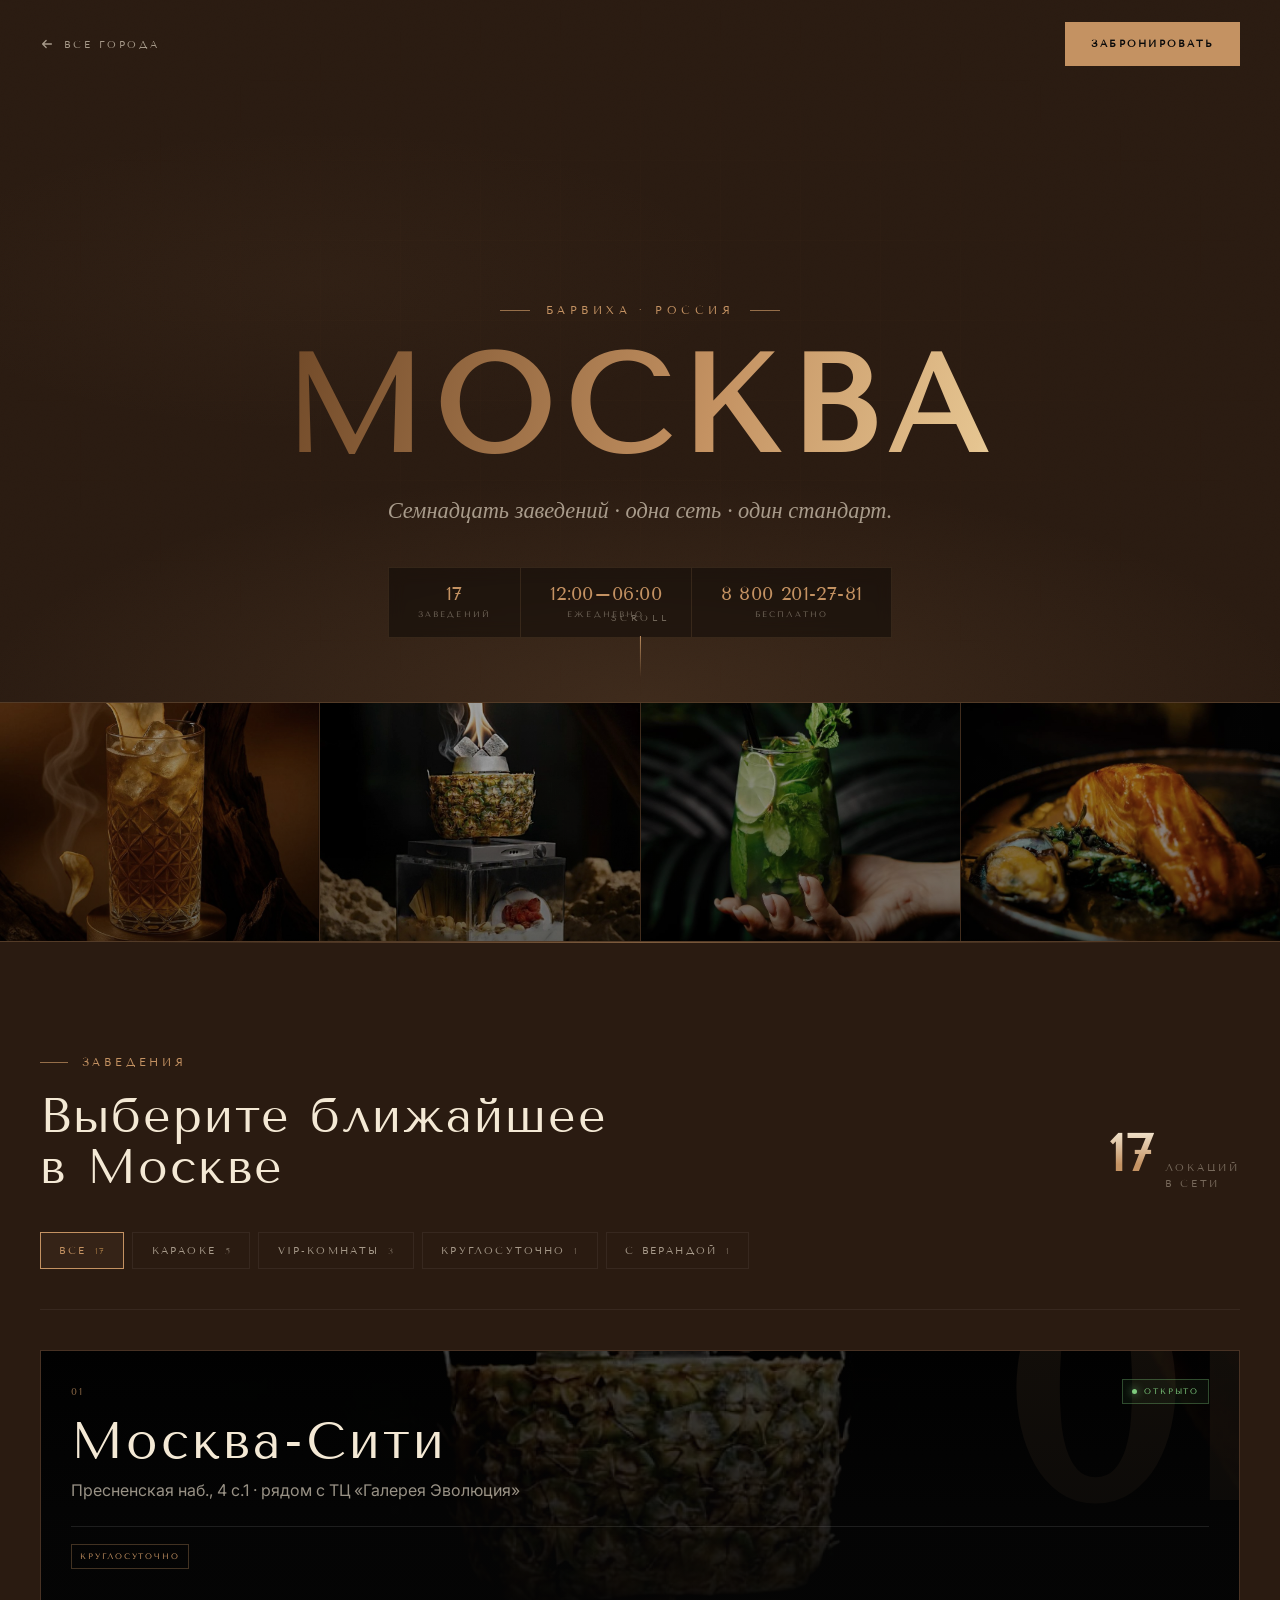
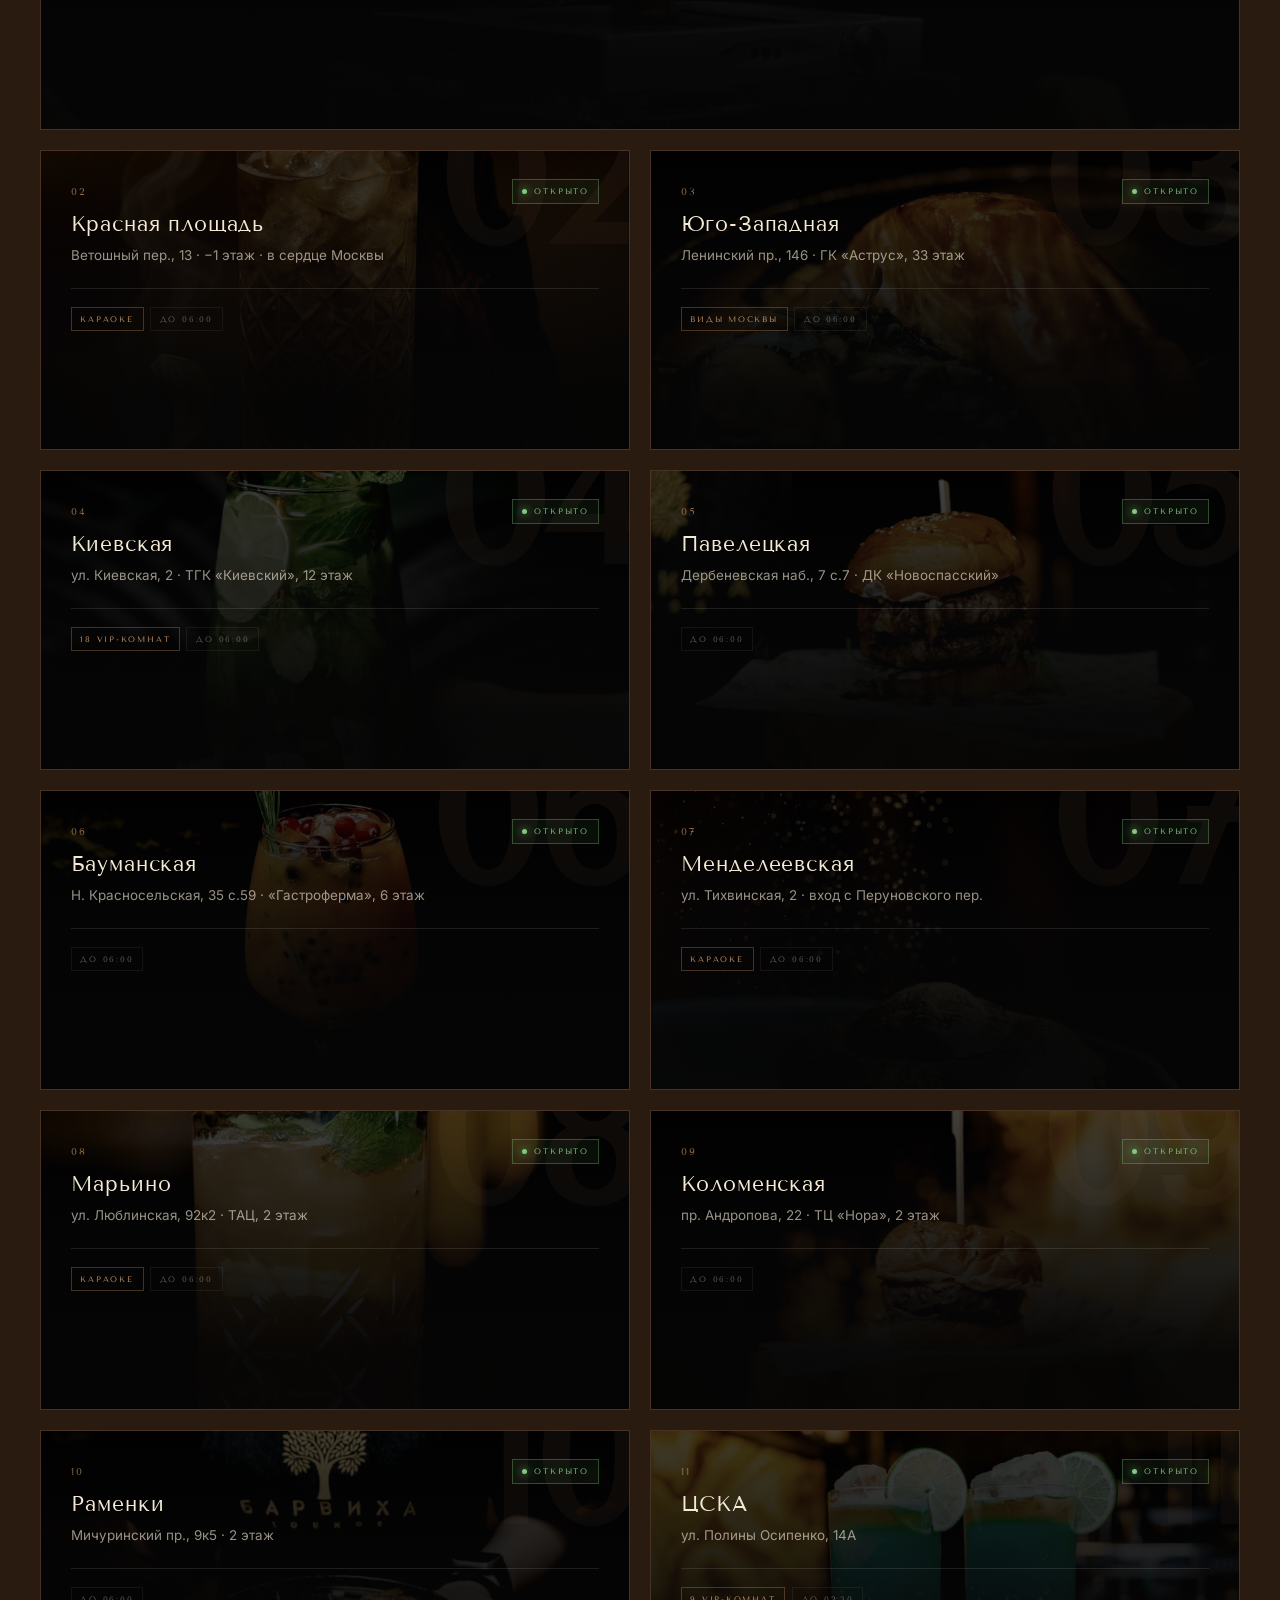
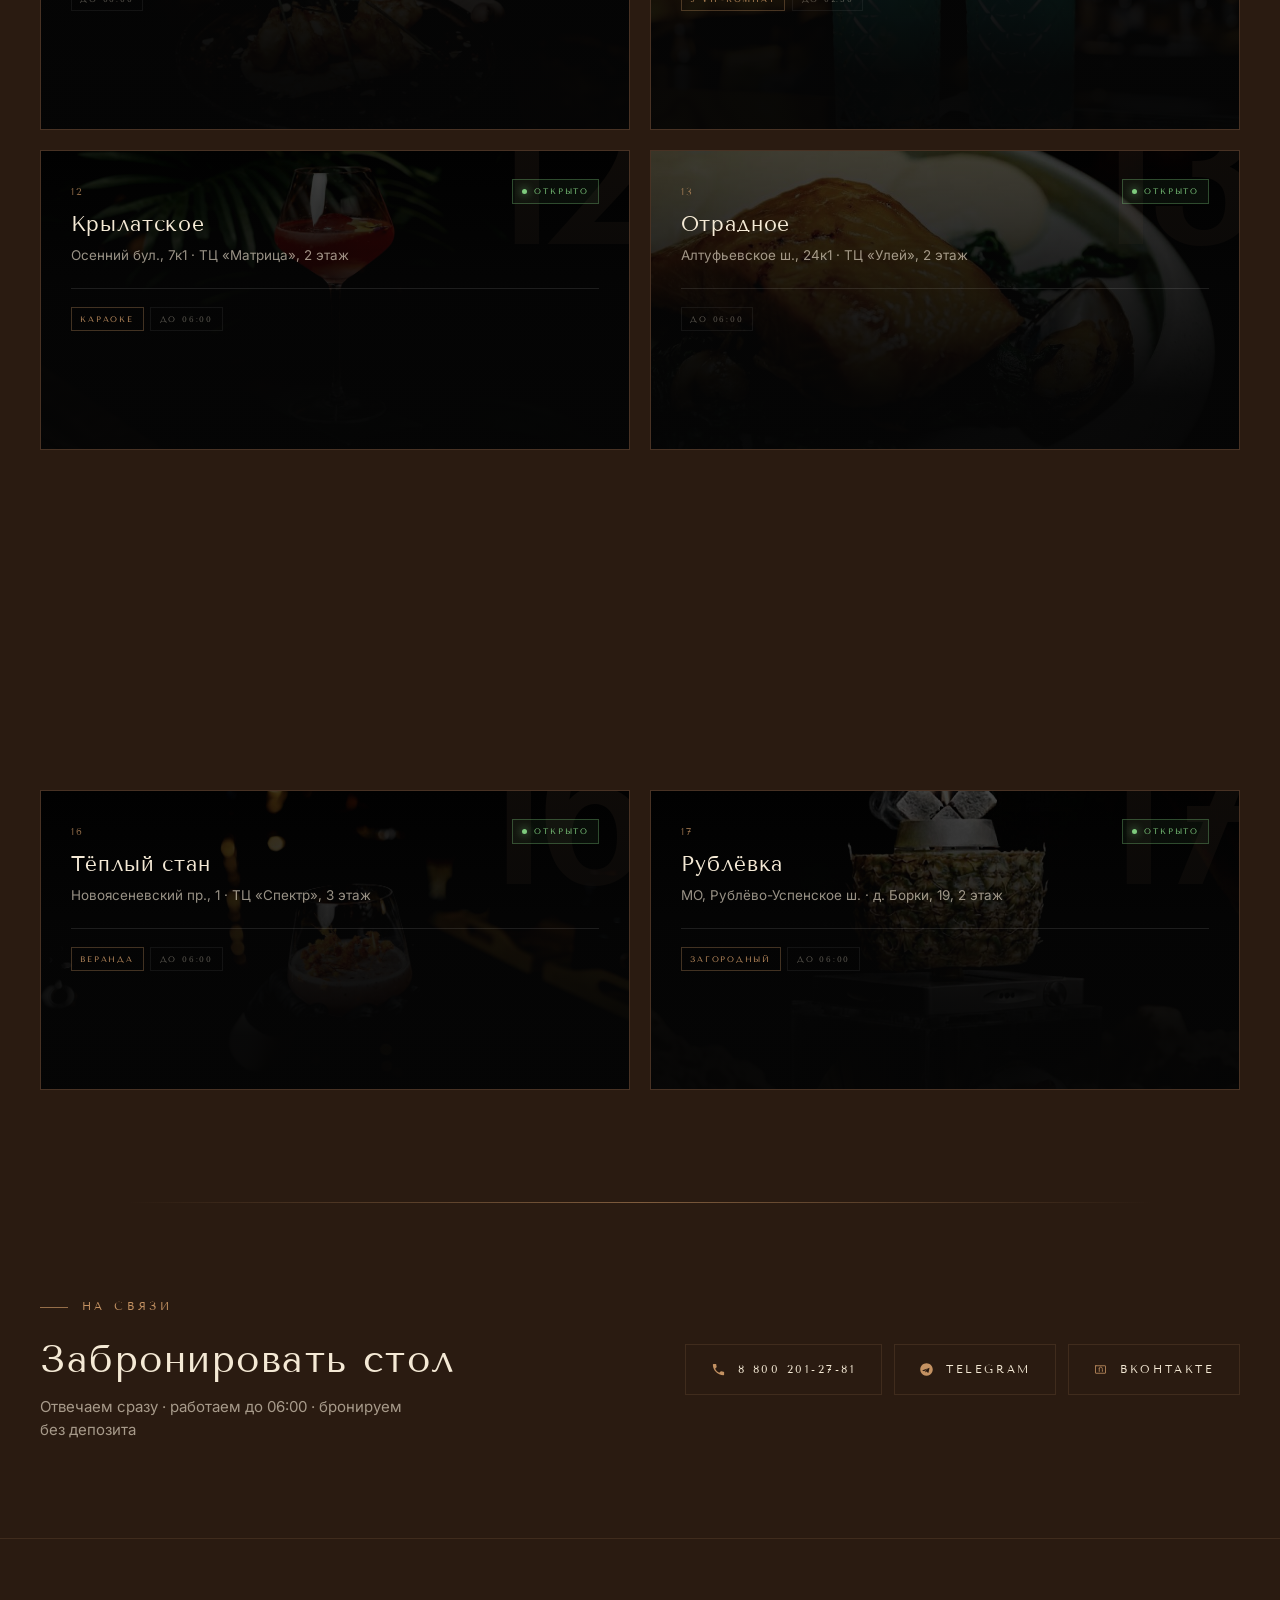
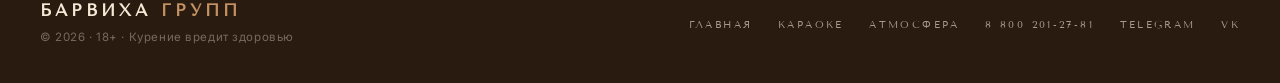
<file: moscow.html>
<!DOCTYPE html>
<html lang="ru">
<head>
<meta charset="UTF-8"/>
<meta name="viewport" content="width=device-width,initial-scale=1.0"/>
<title>БАРВИХА · Москва — 17 заведений</title>
<meta name="description" content="17 заведений Barvikha Group в Москве. Выберите ближайшее: Москва-Сити, Красная площадь, Патриаршие и другие районы."/>
<meta property="og:title" content="Barvikha Group · Москва"/>
<meta property="og:description" content="17 премиум кальянных в Москве. Выберите удобную локацию — забронируйте стол онлайн."/>
<meta property="og:image" content="https://barvikhagroup.ru/img/main/large-logo.png"/>
<meta property="og:type" content="website"/>
<meta name="theme-color" content="#C49262"/>
<link rel="icon" href="data:image/svg+xml,<svg xmlns='http://www.w3.org/2000/svg' viewBox='0 0 32 32'><rect width='32' height='32' fill='%23000'/><text y='24' x='4' font-size='24' fill='%23C49262' font-family='serif' font-weight='bold'>B</text></svg>"/>

<link href="https://fonts.googleapis.com/css2?family=Tenor+Sans&family=Inter:wght@300;400;500;600&display=swap" rel="stylesheet"/>

<style>

*,*::before,*::after{margin:0;padding:0;box-sizing:border-box}

:root{
  --bg:#2A1B11;--bg-1:#33221A;--bg-2:#3B2A20;--bg-3:#453324;
  --gold:#C49262;--gold-soft:#A07642;--gold-deep:#6F4827;
  --line:rgba(196,146,98,.14);--line-strong:rgba(196,146,98,.32);
  --hair:rgba(255,255,255,.06);
  --text:#F4E9D5;--text-soft:rgba(244,233,213,.62);--text-mute:rgba(244,233,213,.38);
  --serif:'Tenor Sans','Helvetica Neue',Arial,sans-serif;
  --sans:'Inter',-apple-system,BlinkMacSystemFont,sans-serif;
  --italic:'Cormorant Garamond',Georgia,serif;
  --ease:cubic-bezier(.22,.61,.36,1)
}

html{scroll-behavior:smooth;font-size:16px;-webkit-text-size-adjust:100%}
body{
  background:var(--bg);color:var(--text);
  font-family:var(--sans);font-weight:400;line-height:1.6;
  overflow-x:hidden;
  -webkit-font-smoothing:antialiased;-moz-osx-font-smoothing:grayscale
}
a{color:inherit;text-decoration:none}
button{font-family:inherit;background:none;border:none;cursor:pointer;color:inherit}
img,svg,video{display:block;max-width:100%;height:auto}
*{-webkit-tap-highlight-color:transparent}

::-webkit-scrollbar{width:6px;height:6px}
::-webkit-scrollbar-track{background:#000}
::-webkit-scrollbar-thumb{background:rgba(196,146,98,.18);border-radius:3px}

.wrap{max-width:1280px;margin:0 auto;padding:0 2.5rem}
@media(max-width:900px){.wrap{padding:0 1.5rem}}
@media(max-width:560px){.wrap{padding:0 1.25rem}}

/* ═══ ТИПОГРАФИКА ═══ */
.eyebrow{
  font-family:var(--serif);font-size:.7rem;font-weight:400;letter-spacing:.34em;
  text-transform:uppercase;color:var(--gold);
  display:inline-flex;align-items:center;gap:.85rem
}
.eyebrow::before{content:'';width:28px;height:1px;background:var(--gold);opacity:.7}
h1,h2,h3,h4{font-family:var(--serif);font-weight:400;letter-spacing:.02em;line-height:1.05;color:var(--text)}
.h-1{font-size:clamp(2.4rem,5vw,4rem);font-weight:400;letter-spacing:.03em}
.h-2{font-size:clamp(1.8rem,3.4vw,2.6rem);font-weight:400;letter-spacing:.04em}
.italic-mute{
  font-family:var(--italic);font-style:italic;font-weight:300;
  color:var(--text-soft);font-size:clamp(1.1rem,1.8vw,1.4rem);line-height:1.5
}

/* ═══ КНОПКИ ═══ */
.btn{
  display:inline-flex;align-items:center;justify-content:center;gap:.75rem;
  font-family:var(--serif);font-size:.72rem;font-weight:700;letter-spacing:.22em;
  text-transform:uppercase;padding:1.05rem 2.1rem;
  border:1px solid transparent;cursor:pointer;
  transition:all .35s var(--ease);white-space:nowrap;line-height:1
}
.btn-primary{background:var(--gold);color:#0a0a0a;border-color:var(--gold)}
.btn-primary:hover{background:#E5C490;border-color:#E5C490;box-shadow:0 18px 40px -16px rgba(196,146,98,.55)}
.btn-line{background:transparent;color:var(--gold);border-color:var(--line-strong)}
.btn-line:hover{background:var(--gold);color:#0a0a0a;border-color:var(--gold)}
.btn-arrow svg{transition:transform .35s var(--ease)}
.btn-arrow:hover svg{transform:translateX(4px)}

/* ═══ NAV ═══ */
.nav{
  position:fixed;top:0;left:0;right:0;z-index:100;
  display:grid;grid-template-columns:auto 1fr;align-items:center;
  gap:2rem;padding:1.4rem 2.5rem;
  transition:padding .4s var(--ease),background .4s var(--ease),border-color .4s var(--ease);
  border-bottom:1px solid transparent
}
.nav.scrolled{
  padding:.95rem 2.5rem;
  background:rgba(0,0,0,.78);
  backdrop-filter:blur(20px) saturate(1.1);
  -webkit-backdrop-filter:blur(20px) saturate(1.1);
  border-color:var(--hair)
}
.nav-back{
  display:inline-flex;align-items:center;gap:.65rem;
  font-family:var(--serif);font-size:.62rem;font-weight:400;letter-spacing:.26em;
  text-transform:uppercase;color:var(--text-soft);
  background:transparent;border:none;cursor:pointer;padding:.5rem 0;
  transition:color .25s
}
.nav-back:hover{color:var(--gold)}
.nav-back svg{width:14px;height:14px;transition:transform .3s var(--ease)}
.nav-back:hover svg{transform:translateX(-3px)}
.nav-logo{display:flex;align-items:center;justify-self:center;transition:opacity .25s}
.nav-logo:hover{opacity:.85}
.nav-logo-img{height:42px;width:auto;display:block}
.nav-book{
  font-family:var(--serif);font-size:.65rem;font-weight:700;letter-spacing:.22em;
  text-transform:uppercase;color:#0a0a0a;background:var(--gold);
  padding:.85rem 1.6rem;border:none;cursor:pointer;justify-self:end;
  transition:all .3s var(--ease)
}
.nav-book:hover{background:#E5C490;box-shadow:0 12px 30px -14px rgba(196,146,98,.6)}
@media(max-width:768px){
  .nav,.nav.scrolled{padding:1rem 1.25rem;gap:.75rem}
  .nav-back span{display:none}
  .nav-logo-img{height:34px}
  .nav-book{padding:.75rem 1.2rem;font-size:.58rem;letter-spacing:.2em}
}

/* ═══ HERO ═══ */
.loc-hero{
  min-height:78vh;min-height:78svh;
  position:relative;display:flex;flex-direction:column;
  align-items:center;justify-content:flex-end;
  padding:9rem 1.5rem 4rem;overflow:hidden;background:var(--bg)
}
.loc-hero-bg{position:absolute;inset:0;z-index:0;pointer-events:none}
.loc-hero-bg::before{
  content:'';position:absolute;inset:0;
  background:
    radial-gradient(ellipse 80% 50% at 50% 100%,rgba(196,146,98,.13),transparent 65%),
    radial-gradient(ellipse 60% 40% at 25% 40%,rgba(196,146,98,.04),transparent 55%)
}
.loc-hero-bg::after{
  content:'';position:absolute;inset:0;
  background-image:
    linear-gradient(rgba(196,146,98,.015) 1px,transparent 1px),
    linear-gradient(90deg,rgba(196,146,98,.015) 1px,transparent 1px);
  background-size:80px 80px;
  mask-image:radial-gradient(ellipse at center,#000 30%,transparent 75%)
}
.loc-hero-noise{
  position:absolute;inset:0;z-index:1;pointer-events:none;opacity:.04;
  background:url("data:image/svg+xml,%3Csvg xmlns='http://www.w3.org/2000/svg' width='160' height='160'%3E%3Cfilter id='n'%3E%3CfeTurbulence type='fractalNoise' baseFrequency='.85' numOctaves='2' stitchTiles='stitch'/%3E%3C/filter%3E%3Crect width='160' height='160' filter='url(%23n)' opacity='.7'/%3E%3C/svg%3E");
  mix-blend-mode:overlay
}

.loc-hero-inner{
  position:relative;z-index:3;width:100%;max-width:1100px;text-align:center;
  display:flex;flex-direction:column;align-items:center;gap:1.6rem
}
.loc-eyebrow{
  font-family:var(--serif);font-size:.7rem;font-weight:400;letter-spacing:.4em;
  text-transform:uppercase;color:var(--gold);
  display:flex;align-items:center;gap:1rem;
  opacity:0;animation:fadeUp 1s var(--ease) forwards .15s
}
.loc-eyebrow::before,.loc-eyebrow::after{
  content:'';width:30px;height:1px;background:var(--gold);opacity:.7
}
.loc-title{
  font-family:var(--serif);font-weight:700;
  font-size:clamp(3rem,11vw,8.5rem);
  letter-spacing:.08em;line-height:.9;color:var(--text);
  opacity:0;animation:fadeUp 1.2s var(--ease) forwards .3s;
  word-break:break-word
}
.loc-title span{
  background-image:linear-gradient(105deg,#6F4827 0%,#C49262 28%,#E5C490 45%,#F4E8BE 50%,#E5C490 55%,#C49262 72%,#6F4827 100%);
  background-size:220% 100%;background-position:0% 50%;
  -webkit-background-clip:text;background-clip:text;
  -webkit-text-fill-color:transparent;color:transparent;
  animation:mskGoldFlow 14s cubic-bezier(.45,.05,.55,.95) infinite,mskGoldBreath 9s ease-in-out infinite;
  will-change:background-position,filter
}
@keyframes mskGoldFlow{0%{background-position:0% 50%}50%{background-position:100% 50%}100%{background-position:0% 50%}}
@keyframes mskGoldBreath{0%,100%{filter:drop-shadow(0 0 20px rgba(196,146,98,.14)) brightness(1)}50%{filter:drop-shadow(0 0 28px rgba(235,220,169,.30)) brightness(1.04)}}
@media (prefers-reduced-motion:reduce){.loc-title span{animation:none;background-position:30% 50%}}

/* Hero scroll-индикатор (как в хабе) */
.loc-hero-scroll{
  position:absolute;left:50%;bottom:1.5rem;transform:translateX(-50%);z-index:3;
  display:flex;flex-direction:column;align-items:center;gap:.7rem;
  font-family:var(--serif);font-size:.55rem;letter-spacing:.4em;
  text-transform:uppercase;color:var(--text-mute);
  opacity:0;animation:fadeIn 1.4s var(--ease) forwards 1.6s;pointer-events:none
}
.loc-hero-scroll-ln{width:1px;height:42px;background:linear-gradient(to bottom,var(--gold),transparent);animation:mskScrollLn 2.6s ease-in-out infinite}
@keyframes mskScrollLn{
  0%{transform:scaleY(0);transform-origin:top;opacity:1}
  50%{transform:scaleY(1);transform-origin:top}
  51%{transform-origin:bottom}
  100%{transform:scaleY(0);transform-origin:bottom;opacity:0}
}
@media(max-width:768px){.loc-hero-scroll{display:none}}
.loc-italic{
  font-family:var(--italic);font-style:italic;font-weight:300;
  font-size:clamp(1.1rem,1.9vw,1.4rem);color:var(--text-soft);
  opacity:0;animation:fadeUp 1s var(--ease) forwards .5s
}
.loc-meta{
  display:flex;gap:0;border:1px solid var(--line);
  margin-top:.75rem;background:rgba(0,0,0,.4);backdrop-filter:blur(8px);
  opacity:0;animation:fadeUp 1s var(--ease) forwards .7s
}
.loc-meta-i{
  padding:1rem 1.8rem;text-align:center;
  display:flex;flex-direction:column;gap:.3rem
}
.loc-meta-i+.loc-meta-i{border-left:1px solid var(--line)}
.loc-meta-v{
  font-family:var(--serif);font-size:1.2rem;font-weight:400;color:var(--gold);
  letter-spacing:.02em;line-height:1
}
.loc-meta-l{
  font-family:var(--serif);font-size:.52rem;font-weight:400;letter-spacing:.26em;
  text-transform:uppercase;color:var(--text-mute)
}
@media(max-width:560px){
  .loc-hero{min-height:66vh;padding:7.5rem 1rem 3rem}
  .loc-meta{flex-direction:column;width:100%;max-width:280px}
  .loc-meta-i+.loc-meta-i{border-left:none;border-top:1px solid var(--line)}
  .loc-meta-i{padding:.85rem 1rem}
}

@keyframes fadeUp{from{opacity:0;transform:translateY(24px)}to{opacity:1;transform:none}}
@keyframes fadeIn{from{opacity:0}to{opacity:1}}

/* ═══ PHOTO STRIP ═══ */
.strip{
  display:grid;grid-template-columns:repeat(4,1fr);
  gap:1px;background:var(--line);height:240px;
  border-top:1px solid var(--line);border-bottom:1px solid var(--line);position:relative
}
.strip-img{overflow:hidden;position:relative}
.strip-img img{
  width:100%;height:100%;object-fit:cover;display:block;
  filter:saturate(.85) brightness(.85);
  transition:transform .9s var(--ease),filter .6s
}
.strip-img:hover img{transform:scale(1.05);filter:saturate(1) brightness(1)}
.strip-img::after{content:'';position:absolute;inset:0;background:linear-gradient(to bottom,rgba(0,0,0,.2),rgba(0,0,0,.5));pointer-events:none}
@media(max-width:768px){.strip{grid-template-columns:repeat(2,1fr);height:300px}}

/* ═══ SECTION ═══ */
.section{padding:7rem 0;position:relative}
@media(max-width:1100px){.section{padding:5.5rem 0}}
@media(max-width:768px){.section{padding:4rem 0}}

[data-divider]{position:relative}
[data-divider]::before{
  content:'';position:absolute;top:0;left:50%;height:1px;
  width:0;background:linear-gradient(to right,transparent,var(--gold),transparent);
  opacity:.55;
  transition:width 1.4s var(--ease),left 1.4s var(--ease)
}
[data-divider].divider-in::before{width:80%;left:10%}
@media(max-width:768px){[data-divider].divider-in::before{width:90%;left:5%}}

/* ═══ LOC SECTION HEADER ═══ */
.loc-hd{
  display:flex;justify-content:space-between;align-items:flex-end;
  gap:2.5rem;margin-bottom:2.5rem;flex-wrap:wrap
}
.loc-hd-l{display:flex;flex-direction:column;gap:1.2rem}
.loc-hd h2{font-family:var(--serif);font-size:clamp(2rem,4vw,3rem);font-weight:400;letter-spacing:.04em;line-height:1.05}
.loc-hd-r{
  display:flex;align-items:baseline;gap:.65rem;
  font-family:var(--serif)
}
.loc-hd-num{
  font-size:clamp(2.2rem,4vw,3.2rem);font-weight:700;
  background:linear-gradient(180deg,#F4E9D5 0%,#C49262 70%);
  -webkit-background-clip:text;background-clip:text;-webkit-text-fill-color:transparent;
  line-height:1;letter-spacing:.02em
}
.loc-hd-num-l{
  font-family:var(--serif);font-size:.62rem;font-weight:400;letter-spacing:.28em;
  text-transform:uppercase;color:var(--text-mute)
}

/* ═══ FILTER CHIPS ═══ */
.filters{
  display:flex;gap:.5rem;flex-wrap:wrap;margin-bottom:2.5rem;
  padding-bottom:2.5rem;border-bottom:1px solid var(--hair)
}
.chip{
  display:inline-flex;align-items:center;gap:.55rem;
  font-family:var(--serif);font-size:.62rem;font-weight:400;letter-spacing:.22em;
  text-transform:uppercase;color:var(--text-soft);
  padding:.7rem 1.15rem;border:1px solid var(--hair);
  background:transparent;cursor:pointer;
  transition:all .3s var(--ease)
}
.chip:hover{border-color:var(--line-strong);color:var(--text)}
.chip.active{border-color:var(--gold);background:rgba(196,146,98,.07);color:var(--gold)}
.chip-count{
  font-family:var(--serif);font-size:.55rem;color:var(--text-mute);
  opacity:.85;letter-spacing:.12em
}
.chip.active .chip-count{color:var(--gold-soft)}

/* ═══ LOCATION GRID ═══ */
.loc-grid{
  display:grid;grid-template-columns:repeat(2,1fr);
  gap:1.25rem
}
.loc-card{
  background:var(--bg-1);padding:0;
  position:relative;overflow:hidden;cursor:pointer;text-align:left;
  display:block;color:var(--text);min-height:300px;
  border:1px solid var(--line);
  transition:transform .45s var(--ease),border-color .45s
}
.loc-card.hidden{display:none}
/* Фоновое фото */
.lc-bg-img{
  position:absolute;inset:0;width:100%;height:100%;z-index:0;
  background-size:cover;background-position:center;
  filter:saturate(.65) brightness(.32) contrast(1.05);
  transition:transform .9s var(--ease),filter .6s
}
.loc-card:hover .lc-bg-img{transform:scale(1.06);filter:saturate(.95) brightness(.42)}
/* Градиент-оверлей для читаемости */
.loc-card::after{
  content:'';position:absolute;inset:0;z-index:1;pointer-events:none;
  background:linear-gradient(to top,rgba(5,5,5,.94) 18%,rgba(7,7,7,.6) 55%,rgba(7,7,7,.15) 100%)
}
/* Золотая полоса слева при hover */
.loc-card::before{
  content:'';position:absolute;left:0;top:0;bottom:0;width:2px;z-index:3;
  background:var(--gold);transform:scaleY(0);transform-origin:bottom;
  transition:transform .5s var(--ease)
}
.loc-card:hover{transform:translateY(-4px);border-color:var(--line-strong)}
.loc-card:hover::before{transform:scaleY(1)}
.loc-card:hover .lc-arr{opacity:1;transform:translateX(4px)}

/* Контент поверх фото */
.loc-card .lc-top,.loc-card .lc-name,.loc-card .lc-addr,.loc-card .lc-tags{position:relative;z-index:2}
.loc-card>.lc-top,.loc-card>.lc-name,.loc-card>.lc-addr,.loc-card>.lc-tags{margin-left:1.85rem;margin-right:1.85rem}
.loc-card>.lc-top{margin-top:1.75rem;margin-bottom:.6rem}
.loc-card>.lc-name{margin-bottom:.55rem}
.loc-card>.lc-addr{margin-bottom:auto}
.loc-card>.lc-tags{margin-top:1.4rem;margin-bottom:1.65rem;padding-top:1.1rem;border-top:1px solid rgba(255,255,255,.1)}

/* Большая цифра в углу */
.lc-mark{
  position:absolute;right:-.05em;top:-.35em;z-index:1;
  font-family:var(--serif);font-weight:700;letter-spacing:-.04em;line-height:1;
  font-size:clamp(9rem,15vw,13rem);
  color:rgba(196,146,98,.08);
  pointer-events:none;user-select:none;
  transition:color .5s var(--ease)
}
.loc-card:hover .lc-mark{color:rgba(196,146,98,.15)}

/* Флагман — на всю ширину, выше */
.loc-card.featured{grid-column:span 2;min-height:380px}
.loc-card.featured .lc-name{font-size:clamp(2.4rem,4vw,3.2rem);letter-spacing:.06em}
.loc-card.featured .lc-addr{font-size:1rem;max-width:60%}
.loc-card.featured .lc-mark{font-size:clamp(14rem,24vw,20rem);color:rgba(196,146,98,.1)}
.loc-card.featured:hover .lc-mark{color:rgba(196,146,98,.18)}

@media(max-width:768px){
  .loc-grid{grid-template-columns:1fr;gap:1rem}
  .loc-card.featured{grid-column:span 1;min-height:280px}
  .loc-card{min-height:240px}
  .loc-card>.lc-top,.loc-card>.lc-name,.loc-card>.lc-addr,.loc-card>.lc-tags{margin-left:1.3rem;margin-right:1.3rem}
  .loc-card>.lc-top{margin-top:1.35rem}
  .loc-card>.lc-tags{margin-bottom:1.3rem}
}
.loc-card.hidden{display:none}
.loc-card::before{
  content:'';position:absolute;left:0;top:0;bottom:0;width:2px;
  background:var(--gold);transform:scaleY(0);transform-origin:bottom;
  transition:transform .45s var(--ease)
}
.loc-card:hover{background:var(--bg-2)}
.loc-card:hover::before{transform:scaleY(1)}
.loc-card:hover .lc-arr{opacity:1;transform:translateX(0)}
.lc-top{
  display:flex;justify-content:space-between;align-items:center;
  margin-bottom:.4rem
}
.lc-num{
  font-family:var(--serif);font-size:.62rem;font-weight:400;letter-spacing:.28em;
  color:var(--gold);opacity:.7
}
.lc-status{
  display:inline-flex;align-items:center;gap:.45rem;
  font-family:var(--serif);font-size:.5rem;font-weight:400;letter-spacing:.22em;
  text-transform:uppercase;padding:.3rem .6rem;
  border:1px solid var(--line);color:var(--text-mute)
}
.lc-status.open{color:#7ECB7E;border-color:rgba(126,203,126,.32);background:rgba(126,203,126,.06)}
.lc-status.closed{color:var(--text-mute);border-color:var(--hair)}
.lc-status .ld{width:5px;height:5px;border-radius:50%;background:currentColor}
.lc-status.open .ld{animation:lcPulse 1.8s ease-in-out infinite;box-shadow:0 0 8px currentColor}
@keyframes lcPulse{0%,100%{opacity:1}50%{opacity:.4}}
.lc-name{
  font-family:var(--serif);font-size:1.3rem;font-weight:400;letter-spacing:.04em;
  color:var(--text);line-height:1.1
}
.lc-addr{font-size:.84rem;color:var(--text-soft);line-height:1.55}
.lc-tags{
  display:flex;flex-wrap:wrap;gap:.4rem;margin-top:auto;padding-top:.85rem;
  border-top:1px solid var(--hair)
}
.lc-tag{
  font-family:var(--serif);font-size:.5rem;font-weight:400;letter-spacing:.22em;
  text-transform:uppercase;color:var(--text-mute);
  padding:.3rem .55rem;border:1px solid var(--hair)
}
.lc-tag.gold{color:var(--gold);border-color:var(--line-strong)}
.lc-arr{
  position:absolute;bottom:1.65rem;right:1.85rem;
  color:var(--gold);font-family:var(--serif);font-size:1.1rem;
  opacity:0;transform:translateX(-6px);
  transition:all .35s var(--ease)
}
.loc-empty{
  grid-column:1/-1;padding:3.5rem 2rem;text-align:center;
  font-family:var(--serif);font-size:.72rem;letter-spacing:.24em;
  text-transform:uppercase;color:var(--text-mute);
  background:var(--bg-1)
}

@media(max-width:1024px){.loc-grid{grid-template-columns:repeat(2,1fr)}}
@media(max-width:560px){
  .loc-grid{grid-template-columns:1fr}
  .loc-card{padding:1.85rem 1.6rem}
  .lc-arr{bottom:1.4rem;right:1.5rem}
}

/* ═══ REVEAL ═══ */
.rv{opacity:0;transform:translateY(18px);transition:opacity .45s var(--ease),transform .45s var(--ease)}
.rv.in{opacity:1;transform:none}

/* ═══ CONTACT STRIP ═══ */
.cs{background:var(--bg);padding:6rem 0;position:relative}
.cs-inner{display:grid;grid-template-columns:auto 1fr;gap:4rem;align-items:center}
.cs-l{display:flex;flex-direction:column;gap:.5rem}
.cs-l h2{font-family:var(--serif);font-size:clamp(1.85rem,3vw,2.5rem);font-weight:400;letter-spacing:.04em;line-height:1.05;margin-bottom:.4rem}
.cs-l p{font-size:.94rem;color:var(--text-soft);max-width:24rem;line-height:1.55}
.cs-links{display:flex;gap:.7rem;flex-wrap:wrap;justify-content:flex-end}
.cs-link{
  display:inline-flex;align-items:center;gap:.75rem;
  font-family:var(--serif);font-size:.66rem;font-weight:400;letter-spacing:.24em;
  text-transform:uppercase;color:var(--text);
  padding:1rem 1.55rem;border:1px solid var(--line);
  background:transparent;cursor:pointer;
  transition:all .3s var(--ease);position:relative;overflow:hidden
}
.cs-link::after{
  content:'';position:absolute;left:0;right:0;bottom:0;height:1px;
  background:var(--gold);transform:scaleX(0);transform-origin:left;
  transition:transform .4s var(--ease)
}
.cs-link:hover{background:rgba(196,146,98,.05);border-color:var(--line-strong);color:var(--gold)}
.cs-link:hover::after{transform:scaleX(1)}
.cs-link svg{width:15px;height:15px;flex-shrink:0}
@media(max-width:900px){
  .cs{padding:4.5rem 0}
  .cs-inner{grid-template-columns:1fr;gap:2.5rem}
  .cs-links{justify-content:flex-start}
}

/* ═══ FOOTER ═══ */
.foot{background:var(--bg);padding:4rem 0 2.25rem;border-top:1px solid var(--line)}
.foot-inner{
  display:flex;justify-content:space-between;align-items:center;
  gap:2rem;flex-wrap:wrap
}
.foot-brand{display:flex;flex-direction:column;gap:.55rem}
.foot-name{
  font-family:var(--serif);font-size:1.05rem;font-weight:700;letter-spacing:.24em;
  color:var(--text);line-height:1
}
.foot-name span{color:var(--gold)}
.foot-copy{font-size:.72rem;color:var(--text-mute);letter-spacing:.05em}
.foot-links{display:flex;gap:1.6rem;flex-wrap:wrap}
.foot-links a{
  font-family:var(--serif);font-size:.62rem;font-weight:400;letter-spacing:.24em;
  text-transform:uppercase;color:var(--text-soft);
  transition:color .25s
}
.foot-links a:hover{color:var(--gold)}
@media(max-width:560px){
  .foot-inner{flex-direction:column;text-align:center}
  .foot-brand{align-items:center}
}

/* ═══ BOOKING MODAL ═══ */
.modal{
  position:fixed;inset:0;z-index:500;
  background:rgba(0,0,0,.88);backdrop-filter:blur(18px);
  display:flex;align-items:center;justify-content:center;padding:1.5rem;
  opacity:0;pointer-events:none;overflow-y:auto;
  transition:opacity .35s var(--ease)
}
.modal.on{opacity:1;pointer-events:auto}
.modal-wrap{
  background:var(--bg-1);border:1px solid var(--line);
  max-width:480px;width:100%;position:relative;padding:2.8rem 2.4rem 2.4rem;
  opacity:0;transform:translateY(20px) scale(.97);
  transition:opacity .4s var(--ease),transform .4s var(--ease);margin:auto
}
.modal.on .modal-wrap{opacity:1;transform:none}
.modal-wrap::before{content:'';position:absolute;top:-1px;left:-1px;width:36px;height:36px;border-top:1px solid var(--gold);border-left:1px solid var(--gold);pointer-events:none}
.modal-wrap::after{content:'';position:absolute;bottom:-1px;right:-1px;width:36px;height:36px;border-bottom:1px solid var(--gold);border-right:1px solid var(--gold);pointer-events:none}
.modal-close{
  position:absolute;top:.8rem;right:.8rem;z-index:2;
  width:34px;height:34px;background:transparent;border:1px solid var(--hair);
  color:var(--text-soft);font-size:1.4rem;line-height:1;cursor:pointer;
  display:flex;align-items:center;justify-content:center;
  transition:all .25s;font-family:var(--serif)
}
.modal-close:hover{border-color:var(--gold);color:var(--gold);transform:rotate(90deg)}
.modal-tag{
  font-family:var(--serif);font-size:.55rem;font-weight:400;letter-spacing:.32em;
  text-transform:uppercase;color:var(--gold);display:block;margin-bottom:.8rem
}
.modal-title{font-family:var(--serif);font-size:1.65rem;font-weight:400;letter-spacing:.04em;margin-bottom:.5rem;color:var(--text);line-height:1.15}
.modal-sub{font-size:.86rem;color:var(--text-soft);line-height:1.65;margin-bottom:1.5rem}
.bk-form{display:flex;flex-direction:column;gap:.7rem}
.bk-form input,.bk-form select{
  width:100%;background:rgba(0,0,0,.4);border:1px solid var(--hair);
  color:var(--text);font-family:var(--sans);font-size:.92rem;font-weight:400;
  padding:1rem 1.05rem;outline:none;border-radius:0;
  -webkit-appearance:none;appearance:none;
  transition:border-color .3s,background .3s
}
.bk-form input::placeholder{color:var(--text-mute)}
.bk-form select{color:var(--text-soft)}
.bk-form select option{background:#0c0c0c;color:var(--text)}
.bk-form input:focus,.bk-form select:focus{border-color:var(--gold);background:rgba(196,146,98,.04)}
.bk-row{display:grid;grid-template-columns:1fr 1fr;gap:.6rem}
.bk-submit{
  margin-top:.5rem;font-family:var(--serif);font-size:.66rem;font-weight:700;
  letter-spacing:.24em;text-transform:uppercase;color:#0a0a0a;background:var(--gold);
  padding:1.1rem 2rem;border:none;cursor:pointer;width:100%;
  transition:background .3s,transform .2s
}
.bk-submit:hover{background:#E5C490;transform:translateY(-1px)}
.bk-submit:disabled{cursor:default;transform:none}
.bk-note{font-size:.68rem;color:var(--text-mute);margin-top:.85rem;text-align:center;line-height:1.5}

/* ═══ FAB ═══ */
.fab{
  position:fixed;right:1.5rem;bottom:1.5rem;z-index:80;
  opacity:0;transform:translateY(20px);pointer-events:none;
  transition:opacity .4s var(--ease),transform .4s var(--ease)
}
.fab.on{opacity:1;transform:none;pointer-events:auto}
.fab-book{
  font-family:var(--serif);font-size:.62rem;font-weight:700;letter-spacing:.22em;
  text-transform:uppercase;color:#0a0a0a;background:var(--gold);
  padding:.95rem 1.65rem;border-radius:30px;border:none;cursor:pointer;
  box-shadow:0 12px 32px rgba(196,146,98,.35);
  transition:transform .25s,box-shadow .25s
}
.fab-book:hover{transform:translateY(-2px);box-shadow:0 16px 38px rgba(196,146,98,.5)}
@media(max-width:768px){
  .fab{right:1rem;bottom:1rem}
  .fab-book{padding:.85rem 1.4rem;font-size:.58rem}
}

/* ═══ A11Y / iOS ═══ */
@media(max-width:768px){
  input[type="text"],input[type="tel"],input[type="email"],input[type="date"],input[type="time"],input[type="number"],select,textarea{font-size:16px !important}
  button,a.btn,.cs-link,.nav-book,.fab-book,.chip{min-height:44px}
}
@media(hover:none) and (pointer:coarse){
  .loc-card:hover,.strip-img:hover{transform:none}
}
@media(prefers-reduced-motion:reduce){
  *,*::before,*::after{animation-duration:.01ms !important;animation-iteration-count:1 !important;transition-duration:.01ms !important}
  .loc-title,.loc-eyebrow,.loc-italic,.loc-meta{opacity:1 !important;animation:none !important}
}
html,body{max-width:100vw;overflow-x:hidden}
.loc-title{word-break:break-word;overflow-wrap:break-word}
</style>
</head>
<body>

<!-- ═══ NAV ═══ -->
<nav class="nav" id="nav">
  <button class="nav-back" onclick="location.href='index.html#cities'">
    <svg viewBox="0 0 16 16" fill="none"><path d="M13 8H3M3 8L7 4M3 8L7 12" stroke="currentColor" stroke-width="1.5" stroke-linecap="round" stroke-linejoin="round"/></svg>
    <span>Все города</span>
  </button>
  <a class="nav-book restoplace-click-open" href="#booking" role="button">Забронировать</a>
</nav>

<!-- ═══ HERO ═══ -->
<section class="loc-hero">
  <div class="loc-hero-bg"></div>
  <div class="loc-hero-noise"></div>

  <div class="loc-hero-inner">
    <span class="loc-eyebrow">Барвиха · Россия</span>
    <h1 class="loc-title"><span>МОСКВА</span></h1>
    <p class="loc-italic">Семнадцать заведений · одна сеть · один стандарт.</p>
    <div class="loc-meta">
      <div class="loc-meta-i">
        <span class="loc-meta-v">17</span>
        <span class="loc-meta-l">заведений</span>
      </div>
      <div class="loc-meta-i">
        <span class="loc-meta-v">12:00–06:00</span>
        <span class="loc-meta-l">ежедневно</span>
      </div>
      <div class="loc-meta-i">
        <span class="loc-meta-v">8 800 201-27-81</span>
        <span class="loc-meta-l">бесплатно</span>
      </div>
    </div>
  </div>
  <div class="loc-hero-scroll" aria-hidden="true">
    <span>Scroll</span>
    <span class="loc-hero-scroll-ln"></span>
  </div>
</section>

<!-- ═══ PHOTO STRIP ═══ -->
<div class="strip">
  <div class="strip-img"><img src="фото бар старое/бар 1.jpeg" alt="Интерьер"/></div>
  <div class="strip-img"><img src="фото старое кухни/кальян 1.jpeg" alt="Кальяны"/></div>
  <div class="strip-img"><img src="фото бар старое/бар 4.jpeg" alt="Бар"/></div>
  <div class="strip-img"><img src="фото старое кухни/кухня 6.jpeg" alt="Кухня"/></div>
</div>

<!-- ═══ LOCATIONS ═══ -->
<section class="section" id="locations" data-divider>
  <div class="wrap">

    <div class="loc-hd rv">
      <div class="loc-hd-l">
        <span class="eyebrow">Заведения</span>
        <h2>Выберите ближайшее<br>в Москве</h2>
      </div>
      <div class="loc-hd-r">
        <span class="loc-hd-num" id="locCount">17</span>
        <span class="loc-hd-num-l">локаций<br>в сети</span>
      </div>
    </div>

    <div class="filters rv">
      <button class="chip active" data-f="all">Все <span class="chip-count">17</span></button>
      <button class="chip" data-f="karaoke">Караоке <span class="chip-count">5</span></button>
      <button class="chip" data-f="vip">VIP-комнаты <span class="chip-count">3</span></button>
      <button class="chip" data-f="24h">Круглосуточно <span class="chip-count">1</span></button>
      <button class="chip" data-f="veranda">С верандой <span class="chip-count">1</span></button>
    </div>

    <div class="loc-grid" id="locGrid">

      <a href="location.html?city=msk_city" class="loc-card rv featured" data-feat="24h" data-key="msk_city">
        <div class="lc-top"><span class="lc-num">01</span></div>
        <div class="lc-name">Москва-Сити</div>
        <div class="lc-addr">Пресненская наб., 4 с.1 · рядом с ТЦ «Галерея Эволюция»</div>
        <div class="lc-tags"><span class="lc-tag gold">Круглосуточно</span></div>
        <span class="lc-arr">→</span>
      </a>

      <a href="location.html?city=msk_krasnaya" class="loc-card rv" data-feat="karaoke" data-key="msk_krasnaya">
        <div class="lc-top"><span class="lc-num">02</span></div>
        <div class="lc-name">Красная площадь</div>
        <div class="lc-addr">Ветошный пер., 13 · −1 этаж · в сердце Москвы</div>
        <div class="lc-tags"><span class="lc-tag gold">Караоке</span><span class="lc-tag">до 06:00</span></div>
        <span class="lc-arr">→</span>
      </a>

      <a href="location.html?city=msk_yugozapadnaya" class="loc-card rv" data-key="msk_yugozapadnaya">
        <div class="lc-top"><span class="lc-num">03</span></div>
        <div class="lc-name">Юго-Западная</div>
        <div class="lc-addr">Ленинский пр., 146 · ГК «Аструс», 33 этаж</div>
        <div class="lc-tags"><span class="lc-tag gold">Виды Москвы</span><span class="lc-tag">до 06:00</span></div>
        <span class="lc-arr">→</span>
      </a>

      <a href="location.html?city=msk_kievskaya" class="loc-card rv" data-feat="vip" data-key="msk_kievskaya">
        <div class="lc-top"><span class="lc-num">04</span></div>
        <div class="lc-name">Киевская</div>
        <div class="lc-addr">ул. Киевская, 2 · ТГК «Киевский», 12 этаж</div>
        <div class="lc-tags"><span class="lc-tag gold">18 VIP-комнат</span><span class="lc-tag">до 06:00</span></div>
        <span class="lc-arr">→</span>
      </a>

      <a href="location.html?city=msk_paveletskaya" class="loc-card rv" data-key="msk_paveletskaya">
        <div class="lc-top"><span class="lc-num">05</span></div>
        <div class="lc-name">Павелецкая</div>
        <div class="lc-addr">Дербеневская наб., 7 с.7 · ДК «Новоспасский»</div>
        <div class="lc-tags"><span class="lc-tag">до 06:00</span></div>
        <span class="lc-arr">→</span>
      </a>

      <a href="location.html?city=msk_baumanskaya" class="loc-card rv" data-key="msk_baumanskaya">
        <div class="lc-top"><span class="lc-num">06</span></div>
        <div class="lc-name">Бауманская</div>
        <div class="lc-addr">Н. Красносельская, 35 с.59 · «Гастроферма», 6 этаж</div>
        <div class="lc-tags"><span class="lc-tag">до 06:00</span></div>
        <span class="lc-arr">→</span>
      </a>

      <a href="location.html?city=msk_mendeleevskaya" class="loc-card rv" data-feat="karaoke" data-key="msk_mendeleevskaya">
        <div class="lc-top"><span class="lc-num">07</span></div>
        <div class="lc-name">Менделеевская</div>
        <div class="lc-addr">ул. Тихвинская, 2 · вход с Перуновского пер.</div>
        <div class="lc-tags"><span class="lc-tag gold">Караоке</span><span class="lc-tag">до 06:00</span></div>
        <span class="lc-arr">→</span>
      </a>

      <a href="location.html?city=msk_marino" class="loc-card rv" data-feat="karaoke" data-key="msk_marino">
        <div class="lc-top"><span class="lc-num">08</span></div>
        <div class="lc-name">Марьино</div>
        <div class="lc-addr">ул. Люблинская, 92к2 · ТАЦ, 2 этаж</div>
        <div class="lc-tags"><span class="lc-tag gold">Караоке</span><span class="lc-tag">до 06:00</span></div>
        <span class="lc-arr">→</span>
      </a>

      <a href="location.html?city=msk_kolomenskaya" class="loc-card rv" data-key="msk_kolomenskaya">
        <div class="lc-top"><span class="lc-num">09</span></div>
        <div class="lc-name">Коломенская</div>
        <div class="lc-addr">пр. Андропова, 22 · ТЦ «Нора», 2 этаж</div>
        <div class="lc-tags"><span class="lc-tag">до 06:00</span></div>
        <span class="lc-arr">→</span>
      </a>

      <a href="location.html?city=msk_ramenki" class="loc-card rv" data-key="msk_ramenki">
        <div class="lc-top"><span class="lc-num">10</span></div>
        <div class="lc-name">Раменки</div>
        <div class="lc-addr">Мичуринский пр., 9к5 · 2 этаж</div>
        <div class="lc-tags"><span class="lc-tag">до 06:00</span></div>
        <span class="lc-arr">→</span>
      </a>

      <a href="location.html?city=msk_cska" class="loc-card rv" data-feat="vip" data-key="msk_cska">
        <div class="lc-top"><span class="lc-num">11</span></div>
        <div class="lc-name">ЦСКА</div>
        <div class="lc-addr">ул. Полины Осипенко, 14А</div>
        <div class="lc-tags"><span class="lc-tag gold">9 VIP-комнат</span><span class="lc-tag">до 02:30</span></div>
        <span class="lc-arr">→</span>
      </a>

      <a href="location.html?city=msk_krylatskoe" class="loc-card rv" data-feat="karaoke" data-key="msk_krylatskoe">
        <div class="lc-top"><span class="lc-num">12</span></div>
        <div class="lc-name">Крылатское</div>
        <div class="lc-addr">Осенний бул., 7к1 · ТЦ «Матрица», 2 этаж</div>
        <div class="lc-tags"><span class="lc-tag gold">Караоке</span><span class="lc-tag">до 06:00</span></div>
        <span class="lc-arr">→</span>
      </a>

      <a href="location.html?city=msk_otradnoe" class="loc-card rv" data-key="msk_otradnoe">
        <div class="lc-top"><span class="lc-num">13</span></div>
        <div class="lc-name">Отрадное</div>
        <div class="lc-addr">Алтуфьевское ш., 24к1 · ТЦ «Улей», 2 этаж</div>
        <div class="lc-tags"><span class="lc-tag">до 06:00</span></div>
        <span class="lc-arr">→</span>
      </a>

      <a href="location.html?city=msk_seligerskaya" class="loc-card rv" data-key="msk_seligerskaya">
        <div class="lc-top"><span class="lc-num">14</span></div>
        <div class="lc-name">Селигерская</div>
        <div class="lc-addr">Дмитровское ш., 85 · БЦ «РТС», 1 этаж</div>
        <div class="lc-tags"><span class="lc-tag">до 06:00</span></div>
        <span class="lc-arr">→</span>
      </a>

      <a href="location.html?city=msk_mitino" class="loc-card rv" data-feat="vip" data-key="msk_mitino">
        <div class="lc-top"><span class="lc-num">15</span></div>
        <div class="lc-name">Митино</div>
        <div class="lc-addr">Пятницкое ш., 3 · ТЦ «Пятница», 3 этаж</div>
        <div class="lc-tags"><span class="lc-tag gold">9 VIP-комнат</span><span class="lc-tag">до 06:00</span></div>
        <span class="lc-arr">→</span>
      </a>

      <a href="location.html?city=msk_teplystan" class="loc-card rv" data-feat="veranda" data-key="msk_teplystan">
        <div class="lc-top"><span class="lc-num">16</span></div>
        <div class="lc-name">Тёплый стан</div>
        <div class="lc-addr">Новоясеневский пр., 1 · ТЦ «Спектр», 3 этаж</div>
        <div class="lc-tags"><span class="lc-tag gold">Веранда</span><span class="lc-tag">до 06:00</span></div>
        <span class="lc-arr">→</span>
      </a>

      <a href="location.html?city=msk_rublyovka" class="loc-card rv" data-key="msk_rublyovka">
        <div class="lc-top"><span class="lc-num">17</span></div>
        <div class="lc-name">Рублёвка</div>
        <div class="lc-addr">МО, Рублёво-Успенское ш. · д. Борки, 19, 2 этаж</div>
        <div class="lc-tags"><span class="lc-tag gold">Загородный</span><span class="lc-tag">до 06:00</span></div>
        <span class="lc-arr">→</span>
      </a>

      <div class="loc-empty" id="locEmpty" style="display:none">По выбранному фильтру заведений нет</div>

    </div>
  </div>
</section>

<!-- ═══ CONTACT STRIP ═══ -->
<section class="cs" id="contact" data-divider>
  <div class="wrap">
    <div class="cs-inner">
      <div class="cs-l rv">
        <span class="eyebrow" style="margin-bottom:1rem">На связи</span>
        <h2>Забронировать стол</h2>
        <p>Отвечаем сразу · работаем до 06:00 · бронируем без депозита</p>
      </div>
      <div class="cs-links rv">
        <a href="tel:+78002012781" class="cs-link" data-src="contact">
          <svg viewBox="0 0 24 24" fill="none"><path d="M6.62 10.79c1.44 2.83 3.76 5.14 6.59 6.59l2.2-2.2c.27-.27.67-.36 1.02-.24 1.12.37 2.33.57 3.57.57.55 0 1 .45 1 1V20c0 .55-.45 1-1 1-9.39 0-17-7.61-17-17 0-.55.45-1 1-1h3.5c.55 0 1 .45 1 1 0 1.25.2 2.45.57 3.57.11.35.03.74-.25 1.02l-2.2 2.2z" fill="#C49262"/></svg>
          8 800 201-27-81
        </a>
        <a href="https://t.me/BARVIKHAGROUP" target="_blank" class="cs-link" data-src="contact">
          <svg viewBox="0 0 24 24" fill="none"><path d="M12 2C6.477 2 2 6.477 2 12s4.477 10 10 10 10-4.477 10-10S17.523 2 12 2zm4.93 6.842l-1.68 7.92c-.123.553-.453.688-.917.428l-2.54-1.872-1.226 1.18c-.136.136-.25.25-.512.25l.183-2.586 4.718-4.26c.205-.183-.045-.284-.318-.101L8.21 14.84l-2.505-.782c-.544-.17-.555-.544.114-.806l9.782-3.772c.453-.164.85.101.33.362z" fill="#C49262"/></svg>
          Telegram
        </a>
        <a href="https://vk.com/barvikhagroup" target="_blank" class="cs-link" data-src="contact">
          <svg viewBox="0 0 24 24" fill="none"><path d="M4.5 6h15a.5.5 0 0 1 .5.5v11a.5.5 0 0 1-.5.5h-15a.5.5 0 0 1-.5-.5v-11A.5.5 0 0 1 4.5 6zm5.5 4v5m0-5c0 0 0-2 2.5-2S15 12 15 12v3" stroke="#C49262" stroke-width="1.3" stroke-linecap="round" stroke-linejoin="round"/></svg>
          ВКонтакте
        </a>
      </div>
    </div>
  </div>
</section>

<!-- ═══ FOOTER ═══ -->
<footer class="foot">
  <div class="wrap">
    <div class="foot-inner">
      <div class="foot-brand">
        <div class="foot-name">БАРВИХА <span>ГРУПП</span></div>
        <div class="foot-copy">© 2026 · 18+ · Курение вредит здоровью</div>
      </div>
      <div class="foot-links">
        <a href="index.html">Главная</a>
        <a href="karaoke.html">Караоке</a>
        <a href="index.html#atmosphere">Атмосфера</a>
        <a href="tel:+78002012781">8 800 201-27-81</a>
        <a href="https://t.me/BARVIKHAGROUP" target="_blank">Telegram</a>
        <a href="https://vk.com/barvikhagroup" target="_blank">VK</a>
      </div>
    </div>
  </div>
</footer>

<!-- ═══ BOOKING MODAL ═══ -->
<div class="modal" id="bkModal" onclick="if(event.target===this)closeBooking()">
  <div class="modal-wrap">
    <button class="modal-close" onclick="closeBooking()" aria-label="Закрыть">×</button>
    <span class="modal-tag">Бронирование</span>
    <h2 class="modal-title">Забронировать стол</h2>
    <p class="modal-sub">Оставьте заявку — менеджер свяжется в течение 15 минут и подтвердит бронь.</p>
    <form class="bk-form" id="bkForm" onsubmit="handleBooking(event)">
      <input type="text" name="name" placeholder="Ваше имя" required/>
      <input type="tel" id="bkPhone" name="phone" placeholder="+7 (___) ___-__-__" required/>
      <select name="venue" required>
        <option value="" disabled selected>Выберите заведение</option>
        <option>Москва-Сити</option>
        <option>Красная площадь</option>
        <option>Юго-Западная</option>
        <option>Киевская</option>
        <option>Павелецкая</option>
        <option>Бауманская</option>
        <option>Менделеевская</option>
        <option>Марьино</option>
        <option>Коломенская</option>
        <option>Раменки</option>
        <option>ЦСКА</option>
        <option>Крылатское</option>
        <option>Отрадное</option>
        <option>Селигерская</option>
        <option>Митино</option>
        <option>Тёплый стан</option>
        <option>Рублёвка</option>
      </select>
      <div class="bk-row">
        <input type="date" name="date" required aria-label="Дата"/>
        <input type="time" name="time" required aria-label="Время"/>
      </div>
      <select name="guests" required>
        <option value="" disabled selected>Количество гостей</option>
        <option>1–2 гостя</option>
        <option>3–4 гостя</option>
        <option>5–6 гостей</option>
        <option>7–10 гостей</option>
        <option>Больше 10 — компания</option>
      </select>
      <button type="submit" class="bk-submit" id="bkSubmit">Отправить заявку</button>
    </form>
    <p class="bk-note">Нажимая кнопку, вы соглашаетесь с обработкой персональных данных</p>
  </div>
</div>

<!-- ═══ FAB ═══ -->
<div class="fab" id="fab">
  <a class="fab-book restoplace-click-open" href="#booking" role="button">Забронировать</a>
</div>

<script>
// ═══ NAV scroll-blur ═══
const nav=document.getElementById('nav');
window.addEventListener('scroll',()=>nav.classList.toggle('scrolled',scrollY>40),{passive:true});

// ═══ REVEAL ═══
const obs=new IntersectionObserver(es=>es.forEach(x=>{
  if(x.isIntersecting){x.target.classList.add('in');obs.unobserve(x.target)}
}),{threshold:.1,rootMargin:'0px 0px -8% 0px'});
document.querySelectorAll('.rv').forEach(el=>obs.observe(el));

// ═══ Анимированный разделитель ═══
const dividerObs=new IntersectionObserver(es=>es.forEach(x=>{
  if(x.isIntersecting){x.target.classList.add('divider-in');dividerObs.unobserve(x.target)}
}),{threshold:0,rootMargin:'0px 0px -10% 0px'});
document.querySelectorAll('[data-divider]').forEach(el=>dividerObs.observe(el));

// ═══ ФОТО-ФОНЫ + БОЛЬШИЕ НОМЕРА на карточках локаций ═══
(function(){
  // Фото для каждой локации (используем существующие jpeg из проекта)
  const PHOTOS = {
    'msk_city':'фото старое кухни/кальян 1.jpeg',
    'msk_krasnaya':'фото бар старое/бар 1.jpeg',
    'msk_yugozapadnaya':'фото старое кухни/кухня 6.jpeg',
    'msk_kievskaya':'фото бар старое/бар 4.jpeg',
    'msk_paveletskaya':'фото старое кухни/кухня 2.jpeg',
    'msk_baumanskaya':'фото бар старое/бар 5.jpeg',
    'msk_mendeleevskaya':'фото старое кухни/десерт 1.jpeg',
    'msk_marino':'фото бар старое/бар 6.jpeg',
    'msk_kolomenskaya':'фото старое кухни/кухня 4.jpeg',
    'msk_ramenki':'фото старое кухни/кухня 7.jpeg',
    'msk_cska':'фото бар старое/бар 7.jpeg',
    'msk_krylatskoe':'фото бар старое/бар 2.jpeg',
    'msk_otradnoe':'фото старое кухни/кухня 5.jpeg',
    'msk_seligerskaya':'фото старое кухни/десерт 2.jpeg',
    'msk_mitino':'фото старое кухни/кухня 3.jpeg',
    'msk_teplystan':'фото бар старое/бар 3.jpeg',
    'msk_rublyovka':'фото старое кухни/кальян 1.jpeg'
  };
  document.querySelectorAll('.loc-card').forEach(card=>{
    const key=card.getAttribute('data-key')||'';
    // Фоновое фото
    if(!card.querySelector('.lc-bg-img')){
      const photo=PHOTOS[key]||'фото старое кухни/кальян 1.jpeg';
      const bg=document.createElement('div');
      bg.className='lc-bg-img';
      bg.style.backgroundImage=`url("${encodeURI(photo)}")`;
      card.prepend(bg);
    }
    // Большая цифра-номер в углу
    if(!card.querySelector('.lc-mark')){
      const num=(card.querySelector('.lc-num')||{}).textContent||'';
      if(num){
        const span=document.createElement('span');
        span.className='lc-mark';
        span.textContent=num.trim();
        card.appendChild(span);
      }
    }
  });
})();

// ═══ ФИЛЬТР ЧИПОВ ═══
(function(){
  const chips=document.querySelectorAll('.chip');
  const cards=document.querySelectorAll('.loc-card');
  const empty=document.getElementById('locEmpty');
  const countEl=document.getElementById('locCount');
  chips.forEach(chip=>{
    chip.addEventListener('click',()=>{
      chips.forEach(c=>c.classList.remove('active'));
      chip.classList.add('active');
      const f=chip.getAttribute('data-f');
      let visible=0;
      cards.forEach(card=>{
        const feat=card.getAttribute('data-feat')||'';
        const show=f==='all'||feat===f;
        card.classList.toggle('hidden',!show);
        if(show)visible++;
      });
      empty.style.display=visible?'none':'block';
      if(countEl)countEl.textContent=visible;
    });
  });
})();

// ═══ «Сейчас открыто» badge ═══
(function(){
  function isOpen(key){
    if(key==='msk_city')return true; // 24/7
    const now=new Date(),d=now.getDay(),h=now.getHours()*60+now.getMinutes();
    const openMin=12*60;
    const yest=(d+6)%7;
    const yestCloseMin=(yest===5||yest===6)?6*60:3*60;
    if(h<yestCloseMin)return true;
    if(h>=openMin)return true;
    return false;
  }
  function apply(){
    document.querySelectorAll('.loc-card').forEach(card=>{
      const key=card.getAttribute('data-key');
      if(!key)return;
      const top=card.querySelector('.lc-top');
      if(!top||top.querySelector('.lc-status'))return;
      const open=isOpen(key);
      const badge=document.createElement('span');
      badge.className='lc-status '+(open?'open':'closed');
      badge.innerHTML='<span class="ld"></span>'+(open?'Открыто':'Закрыто');
      top.appendChild(badge);
    });
  }
  if(document.readyState!=='loading')apply();else document.addEventListener('DOMContentLoaded',apply);
  setInterval(()=>{document.querySelectorAll('.lc-status').forEach(b=>b.remove());apply()},60000);
})();

// ═══ BOOKING MODAL ═══
function openBooking(){const m=document.getElementById('bkModal');if(!m)return;m.classList.add('on');document.body.style.overflow='hidden'}
function closeBooking(){const m=document.getElementById('bkModal');if(!m)return;m.classList.remove('on');document.body.style.overflow=''}
function handleBooking(e){
  e.preventDefault();
  const form=e.target;
  const btn=document.getElementById('bkSubmit');
  btn.textContent='Заявка принята ✓';
  btn.style.background='#1a4a1a';btn.style.color='#7ecb7e';btn.disabled=true;
  setTimeout(()=>{
    closeBooking();
    btn.textContent='Отправить заявку';btn.style.background='';btn.style.color='';btn.disabled=false;
    if(form&&form.reset)form.reset();
  },2200);
}
document.addEventListener('keydown',e=>{if(e.key==='Escape')closeBooking()});

// Phone mask
(function(){
  const ph=document.getElementById('bkPhone');
  if(!ph)return;
  ph.addEventListener('input',e=>{
    let v=e.target.value.replace(/\D/g,'');
    if(v.startsWith('8'))v='7'+v.slice(1);
    if(v.startsWith('7')){
      let f='+7';
      if(v.length>1)f+=' ('+v.slice(1,4);
      if(v.length>=5)f+=') '+v.slice(4,7);
      if(v.length>=8)f+='-'+v.slice(7,9);
      if(v.length>=10)f+='-'+v.slice(9,11);
      e.target.value=f;
    }
  });
})();

// ═══ FAB ═══
(function(){
  const fab=document.getElementById('fab');
  const contact=document.getElementById('contact');
  if(!fab)return;
  function update(){
    const y=window.scrollY,vh=window.innerHeight;
    const shouldShow=y>vh*0.6;
    let inContact=false;
    if(contact){const r=contact.getBoundingClientRect();inContact=r.top<vh*0.5&&r.bottom>vh*0.3}
    fab.classList.toggle('on',shouldShow&&!inContact);
  }
  window.addEventListener('scroll',update,{passive:true});
  update();
})();

// ═══ UTM / Source tracking ═══
(function(){
  const PAGE='moscow';
  function init(){
    document.querySelectorAll('a[href^="https://t.me/"]').forEach(a=>{
      if(a.dataset.bvTracked)return;a.dataset.bvTracked='1';
      const src=a.dataset.src||(a.closest('section')?.id||'cta');
      try{
        const u=new URL(a.href);
        if(!u.searchParams.has('start')&&!u.searchParams.has('text')){
          u.searchParams.set('start',`src_${PAGE}_${src}`);
          a.href=u.toString();
        }
      }catch(e){}
    });
    document.querySelectorAll('a[href^="tel:"]').forEach(a=>{
      if(a.dataset.bvTracked)return;a.dataset.bvTracked='1';
      a.addEventListener('click',()=>{
        try{
          const k='_bv_taps';
          const arr=JSON.parse(localStorage.getItem(k)||'[]');
          arr.push({t:Date.now(),src:a.dataset.src||'tel',page:PAGE});
          localStorage.setItem(k,JSON.stringify(arr.slice(-50)));
        }catch(e){}
      });
    });
  }
  if(document.readyState!=='loading')init();else document.addEventListener('DOMContentLoaded',init);
})();
</script>

<!-- ═══ Виджет бронирования restoplace.cc (общий по сети) ═══ -->
<script async src="https://app.restoplace.cc/widget.js?h=f5e57e4c969ae48c720e"></script>
<script>
// Гасим прыжок к якорю #booking — виджет ловит клик через bubble
document.addEventListener('click',function(e){
  var t=e.target.closest('.restoplace-click-open');
  if(t)e.preventDefault();
},true);
// Скрываем стандартный FAB виджета — у нас своя кнопка «Забронировать»
(function(){var s=document.createElement('style');s.textContent='#restoplace-wrapper-btn{display:none !important}';document.head.appendChild(s);})();
</script>
</body>
</html>
</file>
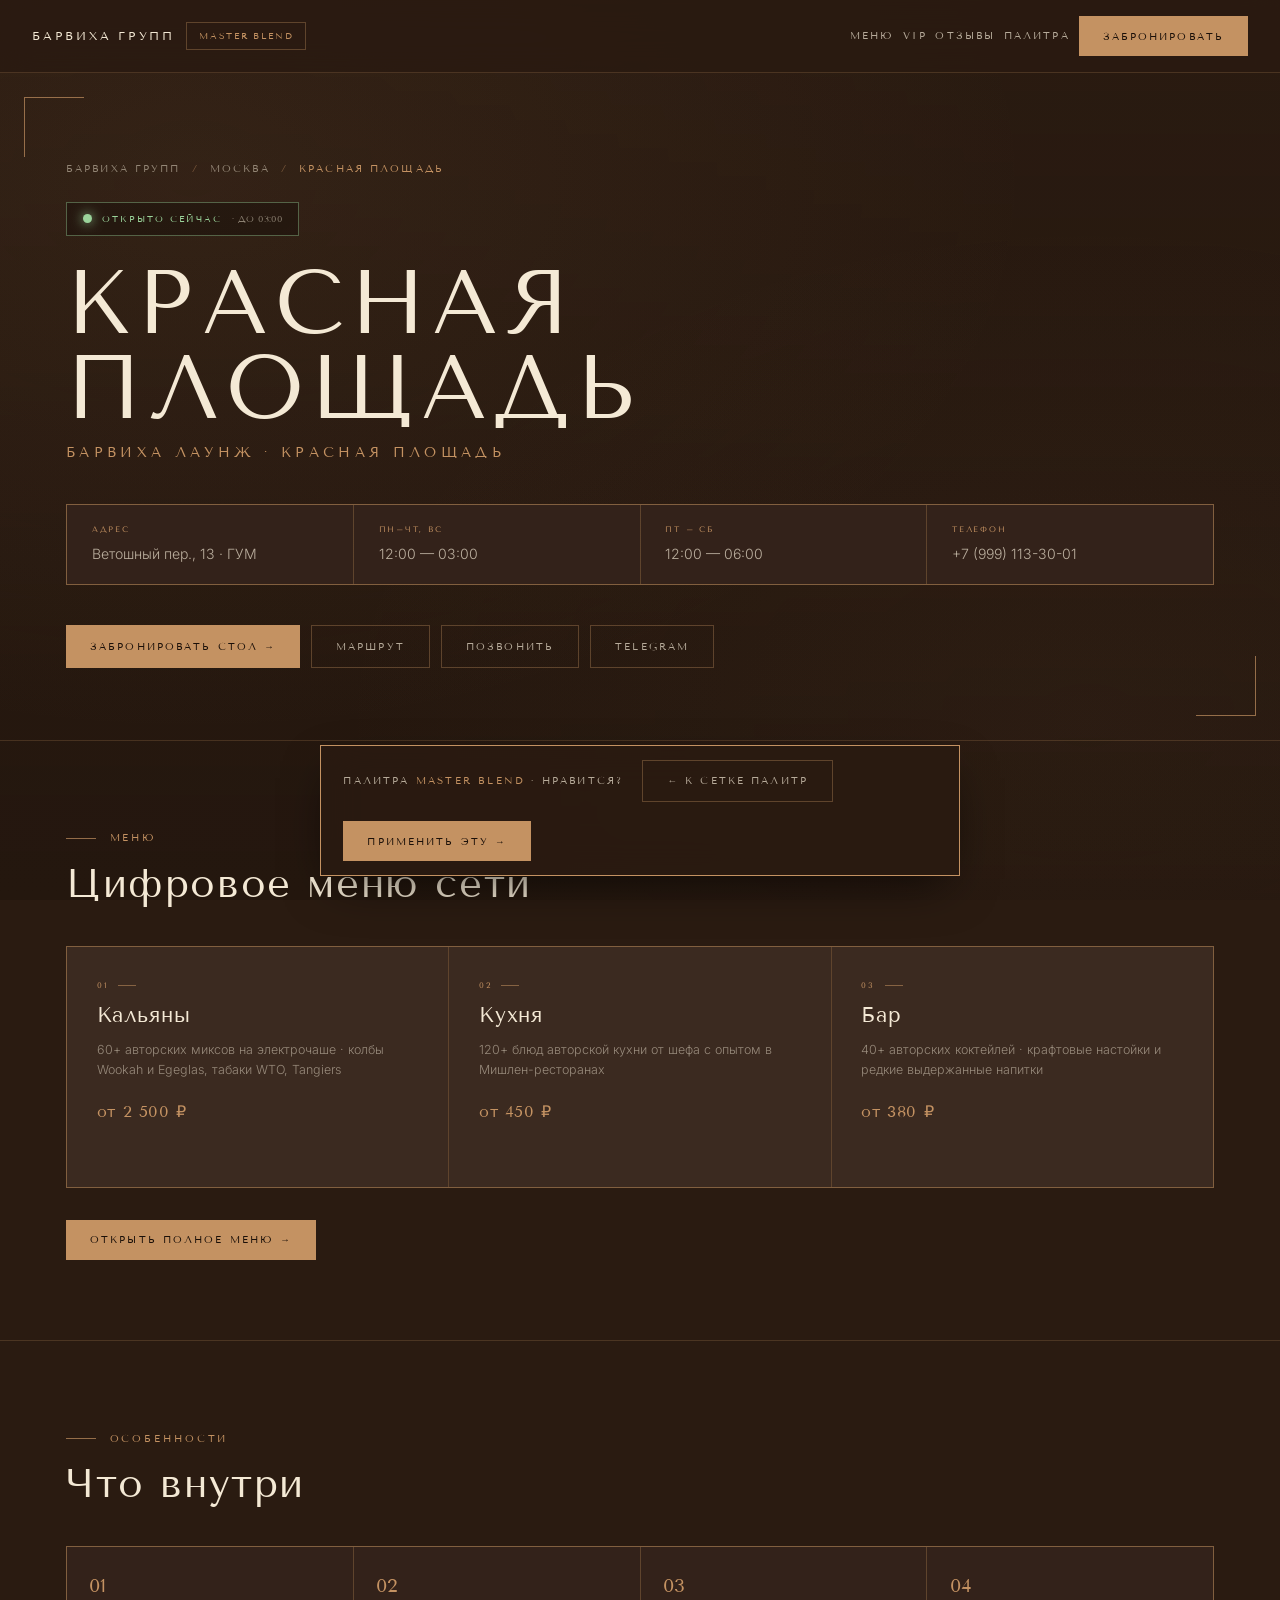
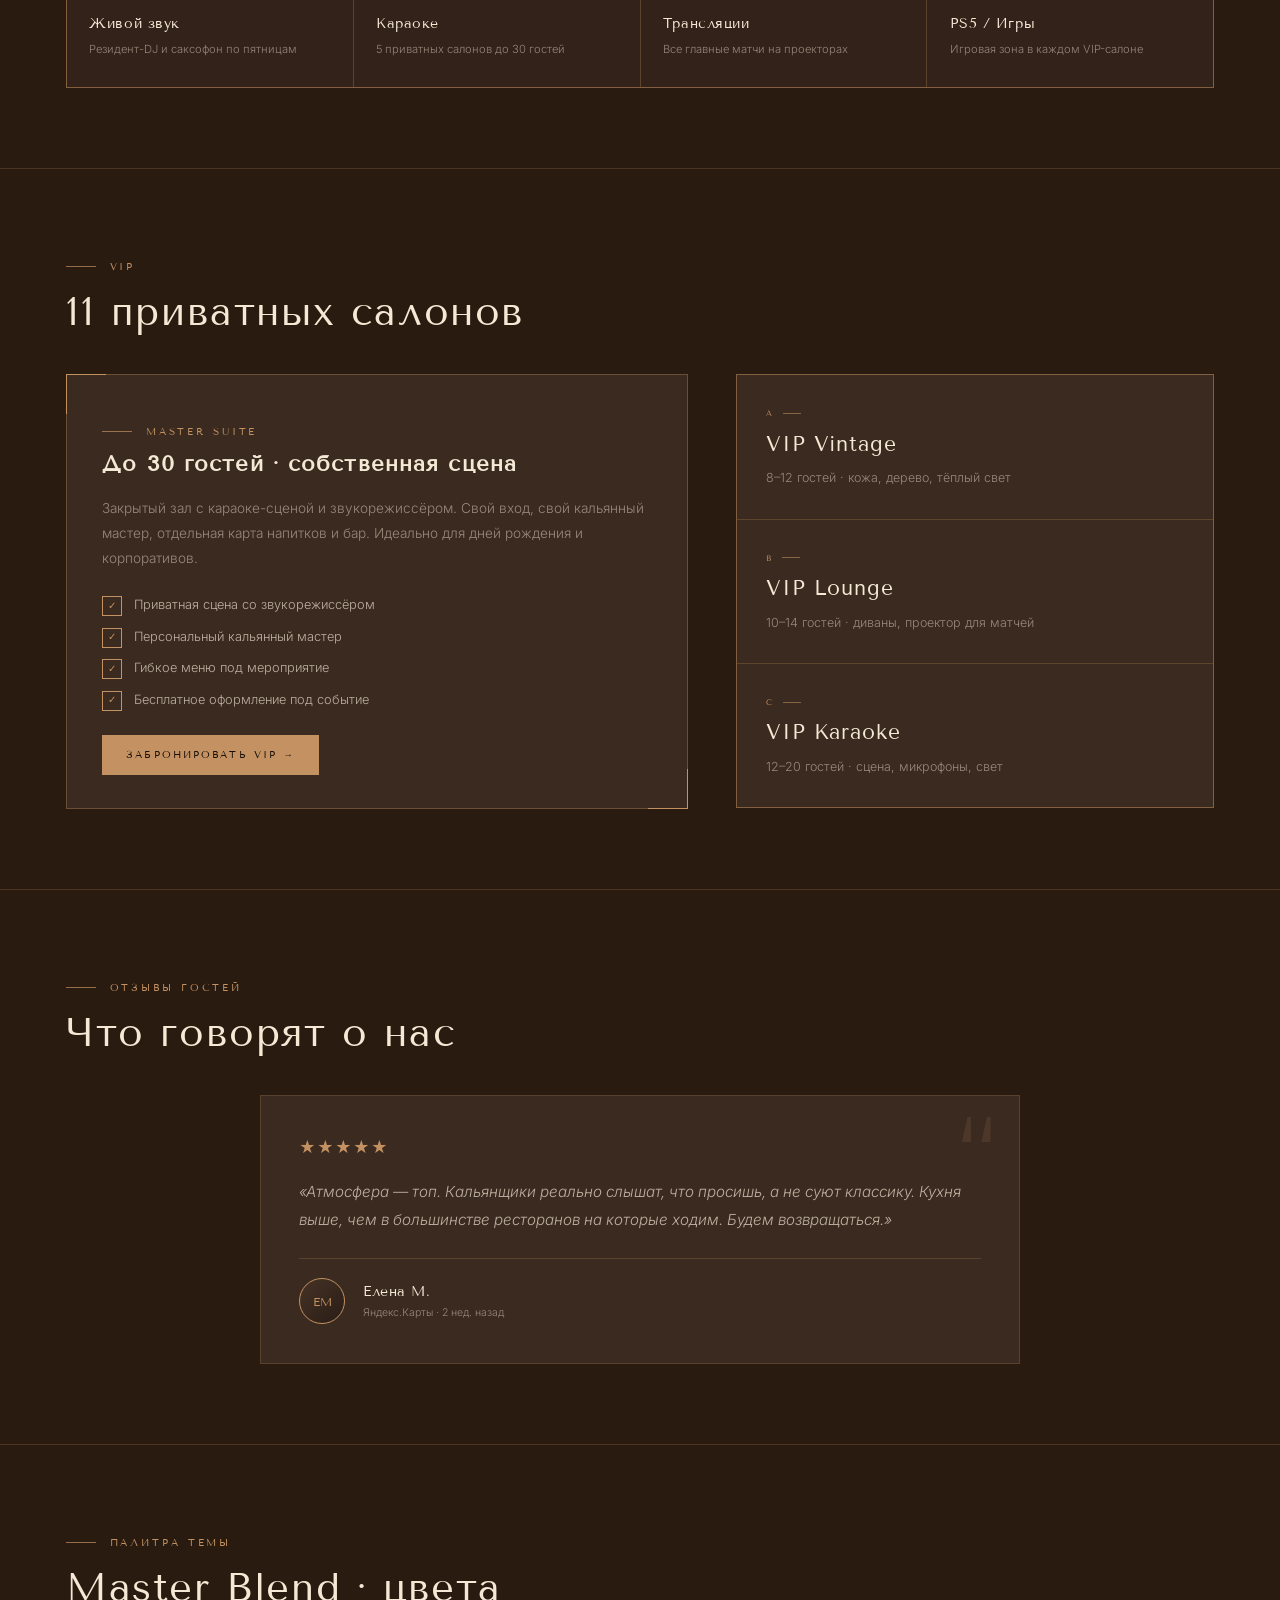
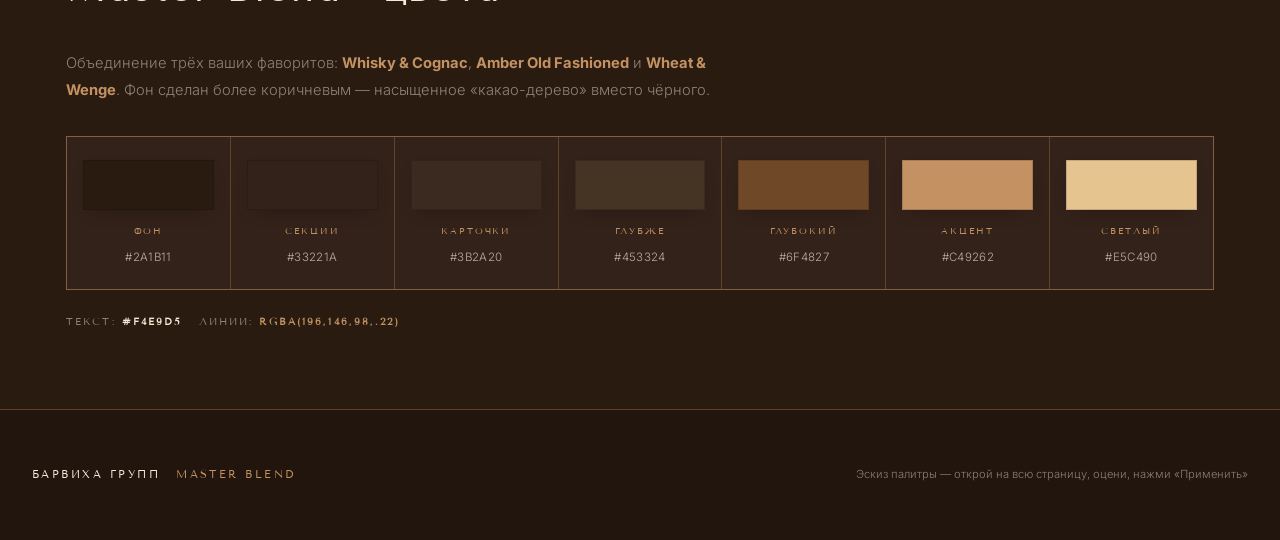
<file: palette-master.html>
<!DOCTYPE html>
<html lang="ru">
<head>
<meta charset="UTF-8"/>
<meta name="viewport" content="width=device-width,initial-scale=1.0"/>
<title>Master Blend — Барвиха</title>
<link href="https://fonts.googleapis.com/css2?family=Tenor+Sans&family=Inter:wght@300;400;500;600&display=swap" rel="stylesheet"/>
<style>
*,*::before,*::after{margin:0;padding:0;box-sizing:border-box}
html{scroll-behavior:smooth}

:root{
  /* MASTER BLEND — объединение №01 Whisky + №05 Amber Old Fashioned + №13 Wheat & Wenge */
  /* Более коричневый, насыщенный фон (не чёрный, а тёплое какао-дерево) */
  --bg:#2A1B11;
  --s1:#33221A;
  --s2:#3B2A20;
  --s3:#453324;
  --s4:#503D2D;
  --gold:#C49262;       /* среднее между Whisky #B8895A, Amber #C18B4B и Wheat #DDB07A */
  --gold-lt:#E5C490;    /* между E0C19B, E3BC7E, EED0A3 */
  --gold-dk:#6F4827;    /* между 6B4423, 704927, 7C5630 */
  --text:#F4E9D5;       /* тёплый кремовый */
  --muted:rgba(244,233,213,.5);
  --soft:rgba(244,233,213,.7);
  --line:rgba(196,146,98,.22);
  --line-2:rgba(196,146,98,.35);
}

body{background:var(--bg);color:var(--text);font-family:'Inter',sans-serif;font-weight:300;line-height:1.6;overflow-x:hidden;min-height:100vh}
a{color:inherit;text-decoration:none}

/* Фоновая текстура — мягкий градиент чтобы коричневый «дышал» */
body::before{content:'';position:fixed;inset:0;background:
  radial-gradient(ellipse at 15% 20%,rgba(196,146,98,.07) 0%,transparent 55%),
  radial-gradient(ellipse at 85% 80%,rgba(196,146,98,.04) 0%,transparent 50%),
  linear-gradient(180deg,transparent 0%,rgba(20,12,8,.25) 100%);
  pointer-events:none;z-index:0}
body>*{position:relative;z-index:1}

/* ═══ NAV ═══ */
.nav{position:sticky;top:0;z-index:50;background:rgba(42,27,17,.85);backdrop-filter:blur(16px);border-bottom:1px solid var(--line);padding:1rem 2rem;display:flex;align-items:center;justify-content:space-between;gap:1rem;flex-wrap:wrap}
.nav-l{font-family:'Tenor Sans';font-size:.72rem;letter-spacing:.24em;text-transform:uppercase;color:var(--text);display:flex;align-items:center;gap:.7rem}
.nav-l .badge{font-size:.55rem;letter-spacing:.2em;color:var(--gold);border:1px solid var(--line-2);padding:.35rem .75rem}
.nav-r{display:flex;align-items:center;gap:.55rem;flex-wrap:wrap}
.nav-link{font-family:'Tenor Sans';font-size:.6rem;letter-spacing:.22em;text-transform:uppercase;color:var(--soft);padding:.5rem 0;transition:color .25s}
.nav-link:hover{color:var(--gold)}
.btn{font-family:'Tenor Sans';font-size:.6rem;letter-spacing:.22em;text-transform:uppercase;padding:.85rem 1.5rem;border:none;cursor:pointer;transition:all .3s;display:inline-flex;align-items:center;gap:.55rem;white-space:nowrap}
.btn-g{background:var(--gold);color:#1a0f08}
.btn-g:hover{box-shadow:0 14px 36px -12px var(--gold);transform:translateY(-1px)}
.btn-o{background:transparent;color:var(--soft);border:1px solid var(--line-2)}
.btn-o:hover{border-color:var(--gold);color:var(--gold)}

/* ═══ HERO ═══ */
.hero{padding:5.5rem 2rem 4.5rem;position:relative;overflow:hidden}
.hero::before{content:'';position:absolute;top:1.5rem;left:1.5rem;width:60px;height:60px;border-top:1.5px solid var(--gold);border-left:1.5px solid var(--gold);opacity:.7}
.hero::after{content:'';position:absolute;bottom:1.5rem;right:1.5rem;width:60px;height:60px;border-bottom:1.5px solid var(--gold);border-right:1.5px solid var(--gold);opacity:.7}
.wrap{max-width:1180px;margin:0 auto;padding:0 1rem}
.crumbs{font-family:'Tenor Sans';font-size:.6rem;letter-spacing:.22em;text-transform:uppercase;color:var(--muted);display:flex;align-items:center;gap:.7rem;margin-bottom:1.6rem}
.crumbs .sep{color:var(--gold);opacity:.5}
.crumbs .cur{color:var(--gold)}
.status{display:inline-flex;align-items:center;gap:.65rem;font-family:'Tenor Sans';font-size:.55rem;letter-spacing:.22em;text-transform:uppercase;color:#9bd49b;border:1px solid rgba(155,212,155,.4);padding:.55rem 1rem;background:rgba(0,0,0,.25);margin-bottom:1.6rem}
.status .dot{width:9px;height:9px;border-radius:50%;background:currentColor;box-shadow:0 0 12px currentColor;animation:pulse 1.6s ease-in-out infinite}
.status .t{color:var(--muted);font-weight:300;letter-spacing:.05em}
@keyframes pulse{0%,100%{opacity:1}50%{opacity:.55}}
.h1{font-family:'Tenor Sans';font-size:clamp(2.8rem,7vw,6.2rem);font-weight:400;letter-spacing:.07em;line-height:.95;margin-bottom:.6rem}
.h1-sub{font-family:'Tenor Sans';font-size:.9rem;letter-spacing:.3em;text-transform:uppercase;color:var(--gold);margin-bottom:2.5rem}
.meta{display:grid;grid-template-columns:repeat(4,1fr);gap:1px;background:var(--line-2);border:1px solid var(--line-2);margin-bottom:2.5rem}
.mi{background:var(--s1);padding:1.1rem 1.55rem}
.mi-l{font-family:'Tenor Sans';font-size:.5rem;letter-spacing:.22em;text-transform:uppercase;color:var(--gold);display:block;margin-bottom:.35rem}
.mi-v{font-size:.88rem;color:var(--soft)}
.cta{display:flex;gap:.7rem;flex-wrap:wrap}

/* ═══ SECTION ═══ */
.section{padding:5rem 2rem;border-top:1px solid var(--line)}
.sec-lbl{font-family:'Tenor Sans';font-size:.6rem;letter-spacing:.3em;text-transform:uppercase;color:var(--gold);display:inline-flex;align-items:center;gap:.85rem;margin-bottom:1rem}
.sec-lbl::before{content:'';width:30px;height:1px;background:var(--gold);opacity:.7}
.sec-h{font-family:'Tenor Sans';font-size:clamp(1.7rem,3.3vw,2.5rem);font-weight:400;letter-spacing:.04em;margin-bottom:2.5rem;line-height:1.1}

/* ═══ MENU CARDS ═══ */
.mm{display:grid;grid-template-columns:repeat(3,1fr);gap:1px;background:var(--line-2);border:1px solid var(--line-2);margin-bottom:2rem}
.mc{background:var(--s2);padding:2rem 1.85rem 1.85rem;display:flex;flex-direction:column;gap:.55rem;min-height:240px;position:relative;transition:background .3s,transform .3s;cursor:pointer}
.mc::before{content:'';position:absolute;left:0;top:0;bottom:0;width:2px;background:linear-gradient(180deg,var(--gold-lt),var(--gold),var(--gold-dk));transform:scaleY(0);transform-origin:bottom;transition:transform .35s}
.mc:hover{background:var(--s3);transform:translateY(-3px)}
.mc:hover::before{transform:scaleY(1)}
.mc-i{font-family:'Tenor Sans';font-size:.5rem;letter-spacing:.28em;color:var(--gold);display:inline-flex;align-items:center;gap:.55rem;margin-bottom:.3rem}
.mc-i::after{content:'';width:18px;height:1px;background:var(--gold);opacity:.55}
.mc-t{font-family:'Tenor Sans';font-size:1.3rem;letter-spacing:.04em;line-height:1.05}
.mc-s{font-size:.78rem;color:var(--muted);line-height:1.65;flex:1;margin-top:.25rem}
.mc-p{font-family:'Tenor Sans';font-size:1rem;color:var(--gold);margin-top:.5rem;letter-spacing:.04em}
.mc-arr{font-family:'Tenor Sans';font-size:.55rem;letter-spacing:.22em;text-transform:uppercase;color:var(--gold);opacity:0;transform:translateX(-4px);transition:all .3s;margin-top:.6rem}
.mc:hover .mc-arr{opacity:1;transform:translateX(0)}

/* ═══ FEATURES ═══ */
.feat{display:grid;grid-template-columns:repeat(4,1fr);gap:1px;background:var(--line-2);border:1px solid var(--line-2)}
.fi{background:var(--s1);padding:1.5rem 1.4rem;display:flex;flex-direction:column;gap:.4rem;min-height:140px}
.fi-i{font-family:'Tenor Sans';font-size:1.2rem;color:var(--gold);font-weight:400;margin-bottom:.3rem}
.fi-t{font-family:'Tenor Sans';font-size:.85rem;letter-spacing:.04em;color:var(--text)}
.fi-s{font-size:.7rem;color:var(--muted);line-height:1.55}

/* ═══ QUOTE ═══ */
.quote{background:var(--s2);border:1px solid var(--line);padding:2.4rem 2.4rem;position:relative;max-width:760px;margin:0 auto}
.quote::before{content:'\201C';position:absolute;top:.5rem;right:1.5rem;font-family:'Tenor Sans';font-size:6rem;color:var(--gold);opacity:.13;line-height:1}
.q-stars{color:var(--gold);font-size:1rem;letter-spacing:.06em;margin-bottom:1.1rem}
.q-text{font-size:.95rem;line-height:1.85;color:var(--soft);font-style:italic;margin-bottom:1.5rem}
.q-a{display:flex;align-items:center;gap:1.1rem;border-top:1px solid var(--line);padding-top:1.2rem}
.q-ava{width:46px;height:46px;border-radius:50%;border:1px solid var(--gold);color:var(--gold);font-family:'Tenor Sans';font-size:.75rem;display:flex;align-items:center;justify-content:center;background:linear-gradient(135deg,rgba(196,146,98,.08),rgba(0,0,0,.3))}
.q-name{font-family:'Tenor Sans';font-size:.88rem;letter-spacing:.04em;color:var(--text)}
.q-src{font-size:.66rem;color:var(--muted);margin-top:.15rem}

/* ═══ VIP ═══ */
.vip-grid{display:grid;grid-template-columns:1.3fr 1fr;gap:3rem;align-items:start}
.vip-block{background:var(--s2);border:1px solid var(--line-2);padding:2.4rem 2.2rem 2.1rem;position:relative}
.vip-block::before{content:'';position:absolute;top:-1px;left:-1px;width:40px;height:40px;border-top:1.5px solid var(--gold);border-left:1.5px solid var(--gold)}
.vip-block::after{content:'';position:absolute;bottom:-1px;right:-1px;width:40px;height:40px;border-bottom:1.5px solid var(--gold);border-right:1.5px solid var(--gold)}
.vip-h{font-family:'Tenor Sans';font-size:1.4rem;letter-spacing:.05em;margin:.4rem 0 .9rem}
.vip-p{font-size:.85rem;color:var(--muted);line-height:1.85;margin-bottom:1.5rem}
.vip-feats{display:flex;flex-direction:column;gap:.65rem;margin-bottom:1.5rem}
.vf{display:flex;align-items:flex-start;gap:.75rem;font-size:.8rem;color:var(--soft);line-height:1.55}
.vf-i{width:20px;height:20px;flex-shrink:0;border:1px solid var(--gold);color:var(--gold);font-family:'Tenor Sans';font-size:.6rem;display:flex;align-items:center;justify-content:center;margin-top:1px}

/* ═══ PALETTE SWATCHES ═══ */
.pal-grid{display:grid;grid-template-columns:repeat(7,1fr);gap:1px;background:var(--line-2);border:1px solid var(--line-2)}
.sw{background:var(--s1);padding:1.4rem 1rem;text-align:center;min-height:140px;display:flex;flex-direction:column;gap:.6rem;align-items:center}
.sw-c{width:100%;height:50px;border:1px solid rgba(0,0,0,.15);box-shadow:0 6px 18px -8px rgba(0,0,0,.4)}
.sw-l{font-family:'Tenor Sans';font-size:.55rem;letter-spacing:.22em;text-transform:uppercase;color:var(--gold);margin-top:.3rem}
.sw-h{font-family:'Inter';font-size:.72rem;color:var(--soft);letter-spacing:.03em}

/* ═══ FOOTER ═══ */
.footer{padding:3.5rem 2rem;border-top:1px solid var(--line-2);background:rgba(20,12,8,.35);display:flex;justify-content:space-between;gap:2rem;flex-wrap:wrap}
.foot-l{font-family:'Tenor Sans';font-size:.7rem;letter-spacing:.22em;text-transform:uppercase}
.foot-l .accent{color:var(--gold);margin-left:.6rem}
.foot-s{font-size:.7rem;color:var(--muted)}

/* ═══ APPLY-BAR (закреплённая снизу плашка с кнопкой "применить") ═══ */
.apply-bar{position:fixed;bottom:1.5rem;left:50%;transform:translateX(-50%);background:rgba(42,27,17,.92);backdrop-filter:blur(18px);border:1px solid var(--gold);padding:.85rem 1.4rem;display:flex;align-items:center;gap:1.2rem;z-index:60;flex-wrap:wrap;box-shadow:0 18px 50px -15px rgba(0,0,0,.7)}
.apply-bar-l{font-family:'Tenor Sans';font-size:.62rem;letter-spacing:.22em;text-transform:uppercase;color:var(--soft)}
.apply-bar-l b{color:var(--gold);font-weight:400}

@media(max-width:780px){
  .meta{grid-template-columns:1fr 1fr}
  .mm{grid-template-columns:1fr}
  .feat{grid-template-columns:1fr 1fr}
  .pal-grid{grid-template-columns:repeat(4,1fr)}
  .vip-grid{grid-template-columns:1fr;gap:1.5rem}
  .nav{padding:.85rem 1.1rem}
  .hero,.section{padding-left:1.1rem;padding-right:1.1rem}
}
@media(max-width:480px){
  .pal-grid{grid-template-columns:repeat(2,1fr)}
  .feat{grid-template-columns:1fr}
}
</style>
</head>
<body>

<!-- NAV -->
<nav class="nav">
  <div class="nav-l">Барвиха Групп <span class="badge">Master Blend</span></div>
  <div class="nav-r">
    <a class="nav-link" href="#menu">Меню</a>
    <a class="nav-link" href="#vip">VIP</a>
    <a class="nav-link" href="#reviews">Отзывы</a>
    <a class="nav-link" href="#palette">Палитра</a>
    <button class="btn btn-g">Забронировать</button>
  </div>
</nav>

<!-- HERO -->
<section class="hero">
  <div class="wrap">
    <div class="crumbs">Барвиха Групп<span class="sep">/</span>Москва<span class="sep">/</span><span class="cur">Красная площадь</span></div>
    <div class="status"><span class="dot"></span>Открыто сейчас<span class="t">· до 03:00</span></div>
    <h1 class="h1">КРАСНАЯ<br>ПЛОЩАДЬ</h1>
    <div class="h1-sub">Барвиха Лаунж · Красная площадь</div>
    <div class="meta">
      <div class="mi"><span class="mi-l">Адрес</span><span class="mi-v">Ветошный пер., 13 · ГУМ</span></div>
      <div class="mi"><span class="mi-l">Пн–Чт, Вс</span><span class="mi-v">12:00 — 03:00</span></div>
      <div class="mi"><span class="mi-l">Пт – Сб</span><span class="mi-v">12:00 — 06:00</span></div>
      <div class="mi"><span class="mi-l">Телефон</span><span class="mi-v">+7 (999) 113-30-01</span></div>
    </div>
    <div class="cta">
      <button class="btn btn-g">Забронировать стол →</button>
      <button class="btn btn-o">Маршрут</button>
      <button class="btn btn-o">Позвонить</button>
      <button class="btn btn-o">Telegram</button>
    </div>
  </div>
</section>

<!-- MENU -->
<section class="section" id="menu">
  <div class="wrap">
    <span class="sec-lbl">Меню</span>
    <h2 class="sec-h">Цифровое меню сети</h2>
    <div class="mm">
      <div class="mc">
        <span class="mc-i">01</span>
        <div class="mc-t">Кальяны</div>
        <div class="mc-s">60+ авторских миксов на электрочаше · колбы Wookah и Egeglas, табаки WTO, Tangiers</div>
        <div class="mc-p">от 2 500 ₽</div>
        <span class="mc-arr">Открыть →</span>
      </div>
      <div class="mc">
        <span class="mc-i">02</span>
        <div class="mc-t">Кухня</div>
        <div class="mc-s">120+ блюд авторской кухни от шефа с опытом в Мишлен-ресторанах</div>
        <div class="mc-p">от 450 ₽</div>
        <span class="mc-arr">Открыть →</span>
      </div>
      <div class="mc">
        <span class="mc-i">03</span>
        <div class="mc-t">Бар</div>
        <div class="mc-s">40+ авторских коктейлей · крафтовые настойки и редкие выдержанные напитки</div>
        <div class="mc-p">от 380 ₽</div>
        <span class="mc-arr">Открыть →</span>
      </div>
    </div>
    <div style="margin-top:1.5rem">
      <button class="btn btn-g">Открыть полное меню →</button>
    </div>
  </div>
</section>

<!-- FEATURES -->
<section class="section">
  <div class="wrap">
    <span class="sec-lbl">Особенности</span>
    <h2 class="sec-h">Что внутри</h2>
    <div class="feat">
      <div class="fi"><div class="fi-i">01</div><div class="fi-t">Живой звук</div><div class="fi-s">Резидент-DJ и саксофон по пятницам</div></div>
      <div class="fi"><div class="fi-i">02</div><div class="fi-t">Караоке</div><div class="fi-s">5 приватных салонов до 30 гостей</div></div>
      <div class="fi"><div class="fi-i">03</div><div class="fi-t">Трансляции</div><div class="fi-s">Все главные матчи на проекторах</div></div>
      <div class="fi"><div class="fi-i">04</div><div class="fi-t">PS5 / Игры</div><div class="fi-s">Игровая зона в каждом VIP-салоне</div></div>
    </div>
  </div>
</section>

<!-- VIP -->
<section class="section" id="vip">
  <div class="wrap">
    <span class="sec-lbl">VIP</span>
    <h2 class="sec-h">11 приватных салонов</h2>
    <div class="vip-grid">
      <div class="vip-block">
        <span class="sec-lbl" style="margin-bottom:0">Master Suite</span>
        <h3 class="vip-h">До 30 гостей · собственная сцена</h3>
        <p class="vip-p">Закрытый зал с караоке-сценой и звукорежиссёром. Свой вход, свой кальянный мастер, отдельная карта напитков и бар. Идеально для дней рождения и корпоративов.</p>
        <div class="vip-feats">
          <div class="vf"><span class="vf-i">✓</span><span>Приватная сцена со звукорежиссёром</span></div>
          <div class="vf"><span class="vf-i">✓</span><span>Персональный кальянный мастер</span></div>
          <div class="vf"><span class="vf-i">✓</span><span>Гибкое меню под мероприятие</span></div>
          <div class="vf"><span class="vf-i">✓</span><span>Бесплатное оформление под событие</span></div>
        </div>
        <button class="btn btn-g">Забронировать VIP →</button>
      </div>
      <div style="display:flex;flex-direction:column;gap:1px;background:var(--line-2);border:1px solid var(--line-2)">
        <div class="mc" style="min-height:auto;cursor:default">
          <span class="mc-i">A</span>
          <div class="mc-t">VIP Vintage</div>
          <div class="mc-s">8–12 гостей · кожа, дерево, тёплый свет</div>
        </div>
        <div class="mc" style="min-height:auto;cursor:default">
          <span class="mc-i">B</span>
          <div class="mc-t">VIP Lounge</div>
          <div class="mc-s">10–14 гостей · диваны, проектор для матчей</div>
        </div>
        <div class="mc" style="min-height:auto;cursor:default">
          <span class="mc-i">C</span>
          <div class="mc-t">VIP Karaoke</div>
          <div class="mc-s">12–20 гостей · сцена, микрофоны, свет</div>
        </div>
      </div>
    </div>
  </div>
</section>

<!-- QUOTE -->
<section class="section" id="reviews">
  <div class="wrap">
    <span class="sec-lbl">Отзывы гостей</span>
    <h2 class="sec-h">Что говорят о нас</h2>
    <div class="quote">
      <div class="q-stars">★★★★★</div>
      <p class="q-text">«Атмосфера — топ. Кальянщики реально слышат, что просишь, а не суют классику. Кухня выше, чем в большинстве ресторанов на которые ходим. Будем возвращаться.»</p>
      <div class="q-a">
        <div class="q-ava">ЕМ</div>
        <div><div class="q-name">Елена М.</div><div class="q-src">Яндекс.Карты · 2 нед. назад</div></div>
      </div>
    </div>
  </div>
</section>

<!-- PALETTE -->
<section class="section" id="palette">
  <div class="wrap">
    <span class="sec-lbl">Палитра темы</span>
    <h2 class="sec-h">Master Blend · цвета</h2>
    <p style="font-size:.92rem;color:var(--muted);line-height:1.85;max-width:680px;margin-bottom:2rem">
      Объединение трёх ваших фаворитов: <b style="color:var(--gold)">Whisky &amp; Cognac</b>, <b style="color:var(--gold)">Amber Old&nbsp;Fashioned</b> и <b style="color:var(--gold)">Wheat &amp; Wenge</b>. Фон сделан более коричневым — насыщенное «какао-дерево» вместо чёрного.
    </p>
    <div class="pal-grid">
      <div class="sw"><div class="sw-c" style="background:#2A1B11"></div><div class="sw-l">Фон</div><div class="sw-h">#2A1B11</div></div>
      <div class="sw"><div class="sw-c" style="background:#33221A"></div><div class="sw-l">Секции</div><div class="sw-h">#33221A</div></div>
      <div class="sw"><div class="sw-c" style="background:#3B2A20"></div><div class="sw-l">Карточки</div><div class="sw-h">#3B2A20</div></div>
      <div class="sw"><div class="sw-c" style="background:#453324"></div><div class="sw-l">Глубже</div><div class="sw-h">#453324</div></div>
      <div class="sw"><div class="sw-c" style="background:#6F4827"></div><div class="sw-l">Глубокий</div><div class="sw-h">#6F4827</div></div>
      <div class="sw"><div class="sw-c" style="background:#C49262"></div><div class="sw-l">Акцент</div><div class="sw-h">#C49262</div></div>
      <div class="sw"><div class="sw-c" style="background:#E5C490"></div><div class="sw-l">Светлый</div><div class="sw-h">#E5C490</div></div>
    </div>
    <div style="margin-top:1.5rem;display:flex;gap:1rem;flex-wrap:wrap;font-family:'Tenor Sans';font-size:.6rem;letter-spacing:.22em;text-transform:uppercase;color:var(--muted)">
      <span>Текст: <b style="color:var(--text)">#F4E9D5</b></span>
      <span>Линии: <b style="color:var(--gold)">rgba(196,146,98,.22)</b></span>
    </div>
  </div>
</section>

<!-- FOOTER -->
<div class="footer">
  <div class="foot-l">Барвиха Групп <span class="accent">Master Blend</span></div>
  <div class="foot-s">Эскиз палитры — открой на всю страницу, оцени, нажми «Применить»</div>
</div>

<!-- APPLY BAR -->
<div class="apply-bar">
  <span class="apply-bar-l">Палитра <b>Master Blend</b> · нравится?</span>
  <button class="btn btn-o" onclick="window.location.href='palette-preview.html'">← К сетке палитр</button>
  <button class="btn btn-g" onclick="alert('Напиши в чате: «применить Master Blend» — и я подставлю эту палитру в index/location/moscow/karaoke.')">Применить эту →</button>
</div>

</body>
</html>
</file>
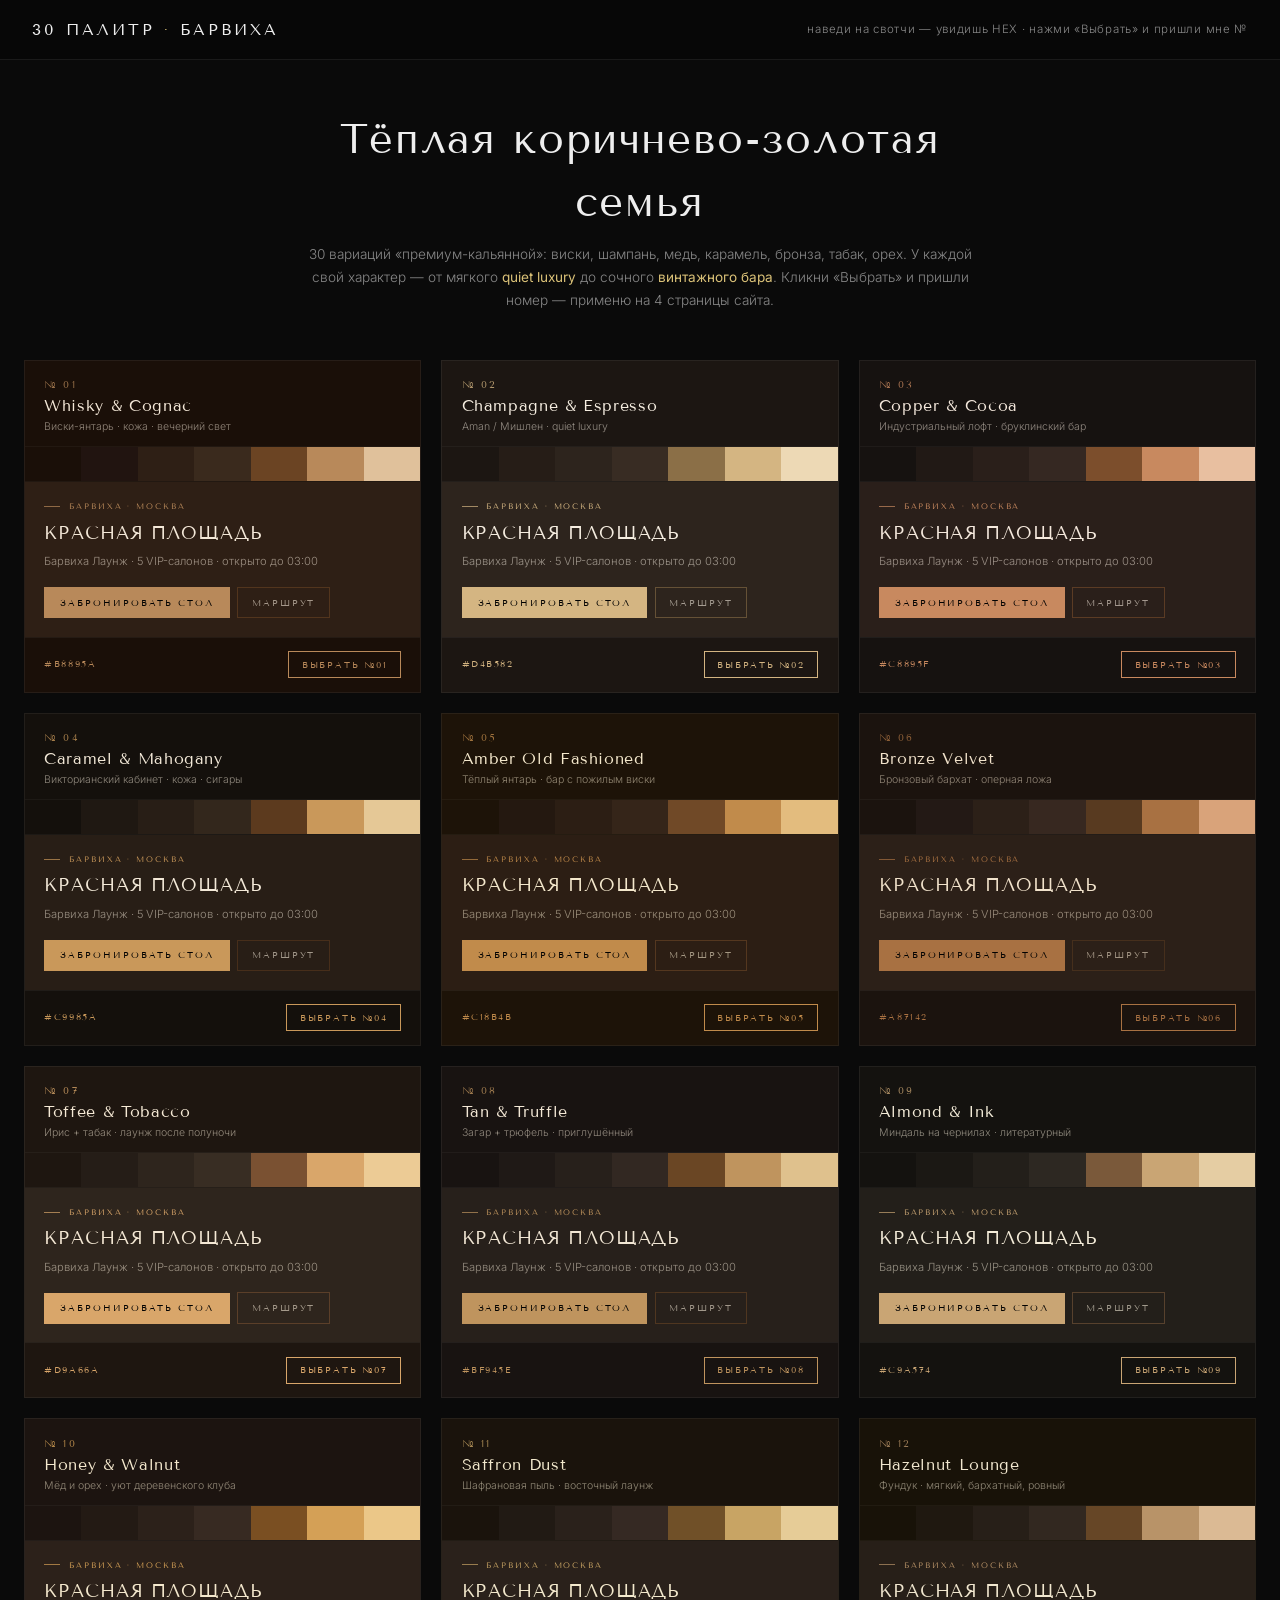
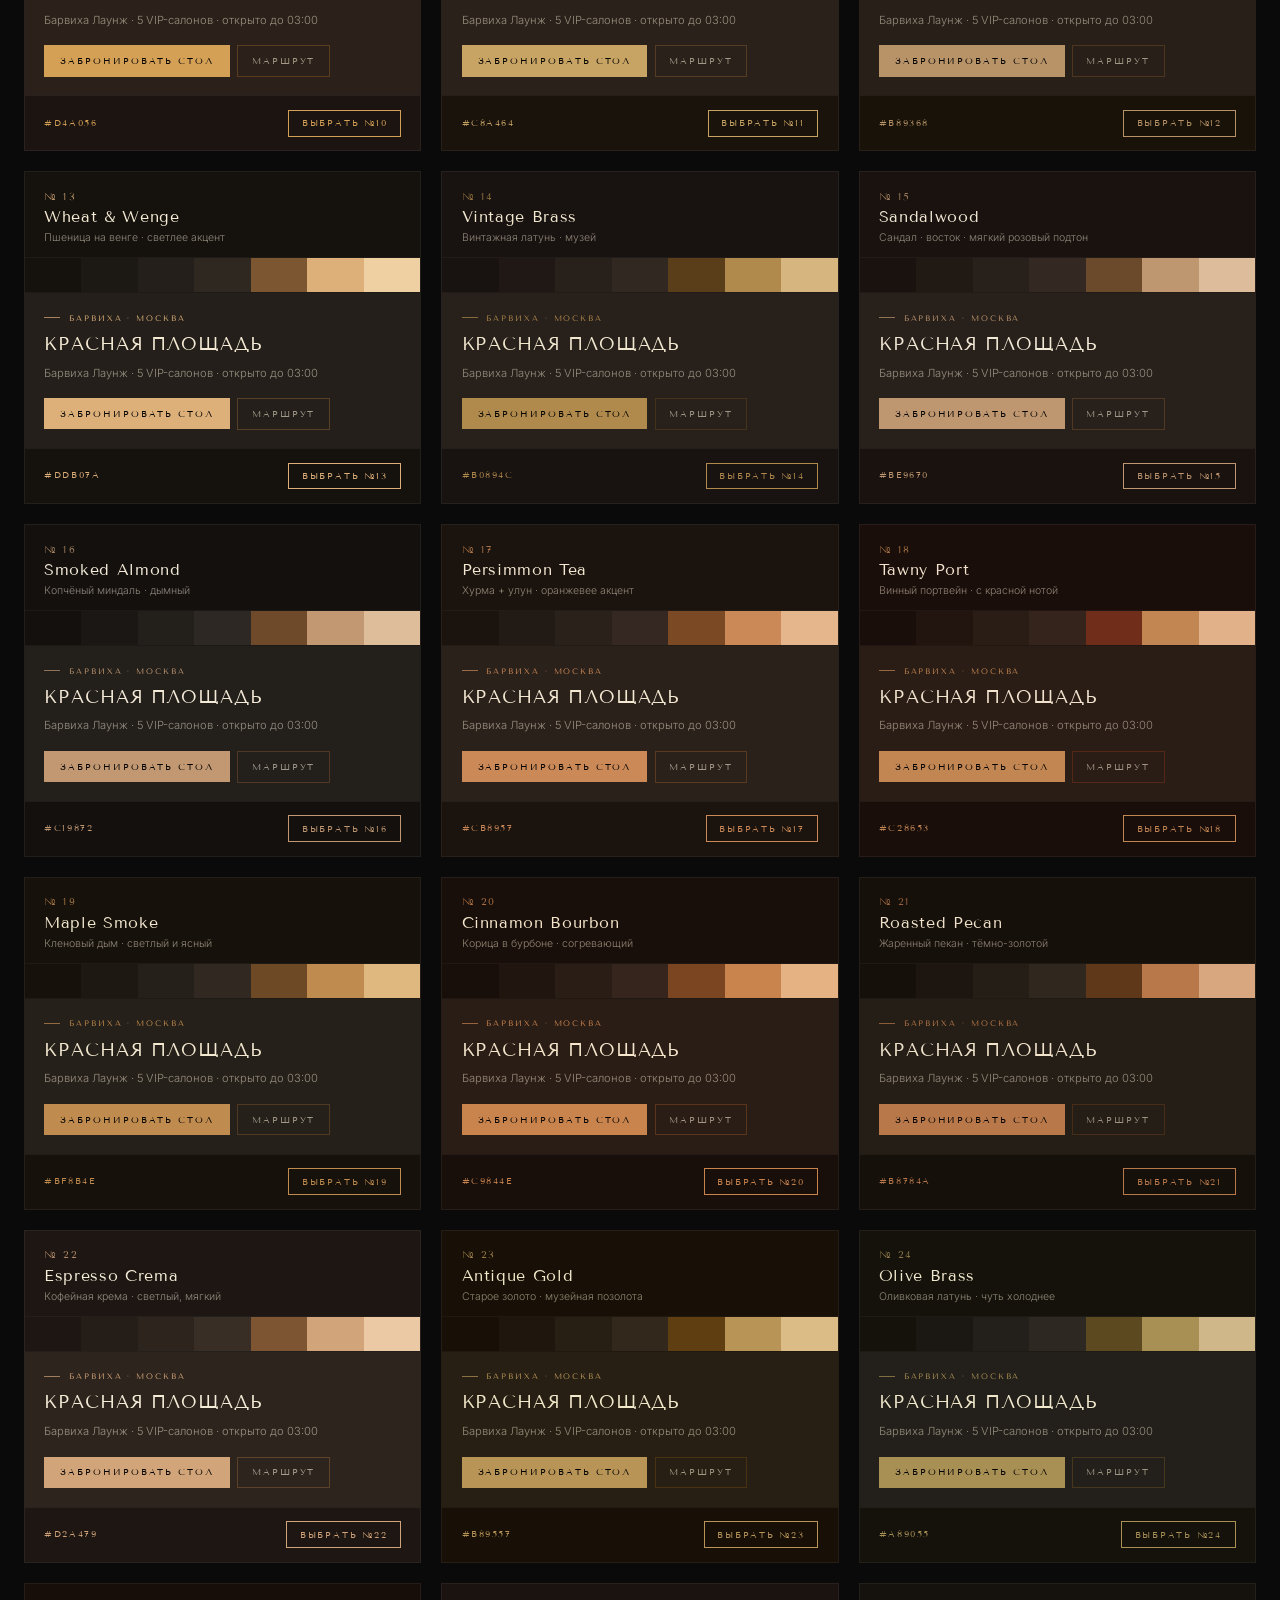
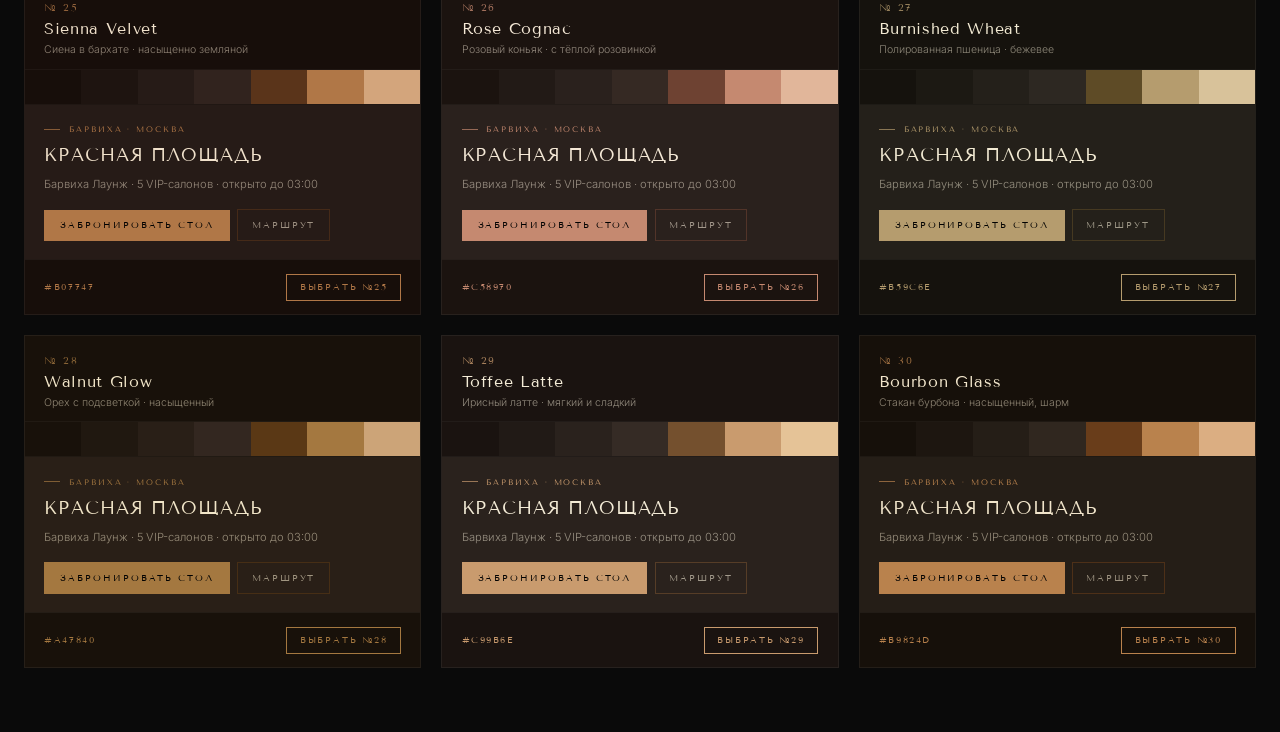
<file: palette-preview.html>
<!DOCTYPE html>
<html lang="ru">
<head>
<meta charset="UTF-8"/>
<meta name="viewport" content="width=device-width,initial-scale=1.0"/>
<title>30 палитр — Барвиха</title>
<link href="https://fonts.googleapis.com/css2?family=Tenor+Sans&family=Inter:wght@300;400;500;600&display=swap" rel="stylesheet"/>
<style>
*,*::before,*::after{margin:0;padding:0;box-sizing:border-box}
html{scroll-behavior:smooth}
body{font-family:'Inter',sans-serif;font-weight:300;background:#0a0a0a;color:#eee;overflow-x:hidden;line-height:1.5}

.head{position:sticky;top:0;z-index:50;background:rgba(8,8,8,.94);backdrop-filter:blur(14px);border-bottom:1px solid rgba(255,255,255,.08);padding:1.1rem 2rem;display:flex;align-items:center;justify-content:space-between;flex-wrap:wrap;gap:1rem}
.head-t{font-family:'Tenor Sans';font-size:1rem;letter-spacing:.18em;text-transform:uppercase}
.head-t b{color:#DBC278;font-weight:400}
.head-s{font-family:'Inter';font-size:.72rem;letter-spacing:.06em;color:#888}

.intro{padding:3rem 2rem 1.5rem;text-align:center;max-width:760px;margin:0 auto}
.intro h1{font-family:'Tenor Sans';font-size:clamp(1.8rem,3.5vw,2.6rem);font-weight:400;letter-spacing:.04em;margin-bottom:.6rem}
.intro p{font-size:.85rem;color:#888;line-height:1.7}
.intro p b{color:#DBC278;font-weight:400}

.grid{max-width:1380px;margin:0 auto;padding:1.5rem 1.5rem 4rem;display:grid;grid-template-columns:repeat(auto-fill,minmax(320px,1fr));gap:1.25rem}

/* Карточка палитры — собственный scope CSS-переменных */
.p{
  --bg:#1A0F08; --s2:#2E1F15; --g:#B8895A; --gl:#E0C19B; --gd:#6B4423; --t:#F4E8D8;
  background:var(--bg);color:var(--t);
  border:1px solid rgba(255,255,255,.06);
  display:flex;flex-direction:column;overflow:hidden;
  transition:transform .25s,border-color .25s,box-shadow .25s;
  position:relative
}
.p:hover{transform:translateY(-3px);border-color:var(--g);box-shadow:0 18px 50px -20px rgba(0,0,0,.6),0 0 0 1px var(--g)}
.p-hd{padding:1.1rem 1.2rem .7rem;display:flex;align-items:flex-start;justify-content:space-between;gap:.7rem}
.p-num{font-family:'Tenor Sans';font-size:.6rem;letter-spacing:.22em;color:var(--g);opacity:.8}
.p-name{font-family:'Tenor Sans';font-size:1rem;letter-spacing:.04em;color:var(--t);margin-top:.2rem;line-height:1.2}
.p-mood{font-size:.66rem;color:var(--t);opacity:.55;margin-top:.3rem;line-height:1.4}

.p-swatch{display:grid;grid-template-columns:repeat(7,1fr);height:36px;border-top:1px solid rgba(255,255,255,.04);border-bottom:1px solid rgba(255,255,255,.04)}
.p-swatch span{display:block;position:relative}
.p-swatch span::after{content:attr(data-hx);position:absolute;inset:0;display:flex;align-items:center;justify-content:center;font-family:'Inter';font-size:.5rem;letter-spacing:.02em;color:rgba(255,255,255,.7);opacity:0;transition:opacity .2s;mix-blend-mode:difference;font-weight:500}
.p:hover .p-swatch span::after{opacity:1}

.p-mock{background:var(--s2);padding:1.15rem 1.2rem 1.15rem;display:flex;flex-direction:column;gap:.7rem}
.pm-eyebrow{font-family:'Tenor Sans';font-size:.5rem;letter-spacing:.24em;text-transform:uppercase;color:var(--g);display:inline-flex;align-items:center;gap:.55rem}
.pm-eyebrow::before{content:'';width:16px;height:1px;background:var(--g);opacity:.7}
.pm-t{font-family:'Tenor Sans';font-size:1.15rem;letter-spacing:.05em;line-height:1}
.pm-s{font-size:.7rem;color:var(--t);opacity:.55}
.pm-row{display:flex;gap:.45rem;align-items:center;margin-top:.35rem;flex-wrap:wrap}
.pm-btn{font-family:'Tenor Sans';font-size:.55rem;letter-spacing:.22em;text-transform:uppercase;color:#000;background:var(--g);padding:.6rem 1rem;border:none;cursor:pointer;transition:box-shadow .25s}
.pm-btn:hover{box-shadow:0 8px 20px -6px var(--g)}
.pm-btn-o{font-family:'Tenor Sans';font-size:.55rem;letter-spacing:.22em;text-transform:uppercase;color:var(--t);opacity:.6;background:transparent;border:1px solid var(--gd);padding:.55rem .85rem;cursor:pointer}

.p-foot{padding:.85rem 1.2rem;border-top:1px solid rgba(255,255,255,.05);display:flex;justify-content:space-between;align-items:center;gap:.6rem;font-family:'Tenor Sans';font-size:.55rem;letter-spacing:.18em;text-transform:uppercase}
.p-foot .acc{color:var(--g)}
.p-pick{cursor:pointer;background:transparent;border:1px solid var(--g);color:var(--g);padding:.4rem .8rem;font-family:'Tenor Sans';font-size:.55rem;letter-spacing:.2em;text-transform:uppercase;transition:all .25s}
.p-pick:hover{background:var(--g);color:#000}
.p-open{position:absolute;inset:0;cursor:zoom-in;background:transparent;border:none;z-index:1}
.p-open:hover ~ .p-hover{opacity:1}
.p-hover{position:absolute;top:.6rem;right:.6rem;font-family:'Tenor Sans';font-size:.5rem;letter-spacing:.2em;text-transform:uppercase;color:var(--g);background:rgba(0,0,0,.55);border:1px solid var(--g);padding:.4rem .65rem;opacity:0;transition:opacity .25s;pointer-events:none;z-index:2;backdrop-filter:blur(6px)}
.p:hover .p-hover{opacity:.95}
.p-foot,.p-mock,.p-hd,.p-swatch{position:relative;z-index:3;pointer-events:none}
.p-foot .p-pick,.p-mock button{pointer-events:auto}

@media(max-width:480px){
  .grid{grid-template-columns:1fr;padding:1rem .9rem 3rem}
}

/* ═══ FULLSCREEN PREVIEW ═══ */
.fs{position:fixed;inset:0;z-index:200;background:#0a0a0a;opacity:0;pointer-events:none;transition:opacity .35s;overflow-y:auto;overflow-x:hidden}
.fs.on{opacity:1;pointer-events:all}
.fs-inner{
  --bg:#1A0F08; --s1:#211410; --s2:#2E1F15; --s3:#3A2A1D; --g:#B8895A; --gl:#E0C19B; --gd:#6B4423; --t:#F4E8D8;
  background:var(--bg);color:var(--t);min-height:100vh;font-family:'Inter';display:flex;flex-direction:column
}
.fs-nav{position:sticky;top:0;z-index:10;background:rgba(0,0,0,.55);backdrop-filter:blur(16px);border-bottom:1px solid rgba(255,255,255,.08);padding:.95rem 1.5rem;display:flex;align-items:center;justify-content:space-between;gap:1rem;flex-wrap:wrap}
.fs-nav-l{display:flex;align-items:center;gap:1rem;font-family:'Tenor Sans';font-size:.62rem;letter-spacing:.2em;text-transform:uppercase}
.fs-nav-num{color:var(--g)}
.fs-nav-r{display:flex;align-items:center;gap:.6rem}
.fs-btn{font-family:'Tenor Sans';font-size:.55rem;letter-spacing:.2em;text-transform:uppercase;color:var(--t);background:transparent;border:1px solid rgba(255,255,255,.18);padding:.55rem .95rem;cursor:pointer;transition:all .25s;display:inline-flex;align-items:center;gap:.5rem}
.fs-btn:hover{border-color:var(--g);color:var(--g)}
.fs-btn.primary{background:var(--g);border-color:var(--g);color:#000}
.fs-btn.primary:hover{box-shadow:0 12px 30px -10px var(--g);color:#000}
.fs-close{font-size:1.1rem;line-height:1;padding:.4rem .65rem}

.fs-hero{padding:5.5rem 2rem 4rem;position:relative;border-bottom:1px solid rgba(184,137,90,.18)}
.fs-hero::before{content:'';position:absolute;top:0;left:0;width:60px;height:60px;border-top:1.5px solid var(--g);border-left:1.5px solid var(--g)}
.fs-hero::after{content:'';position:absolute;bottom:0;right:0;width:60px;height:60px;border-bottom:1.5px solid var(--g);border-right:1.5px solid var(--g)}
.fs-wrap{max-width:1180px;margin:0 auto;padding:0 1rem}
.fs-crumbs{font-family:'Tenor Sans';font-size:.6rem;letter-spacing:.22em;text-transform:uppercase;color:rgba(244,232,216,.5);display:flex;align-items:center;gap:.7rem;margin-bottom:1.6rem}
.fs-crumbs .sep{color:var(--g);opacity:.5}
.fs-crumbs .cur{color:var(--g)}
.fs-status{display:inline-flex;align-items:center;gap:.6rem;font-family:'Tenor Sans';font-size:.55rem;letter-spacing:.22em;text-transform:uppercase;color:#7ecb7e;border:1px solid rgba(126,203,126,.35);padding:.55rem 1rem;background:rgba(0,0,0,.35);margin-bottom:1.5rem}
.fs-status .dot{width:9px;height:9px;border-radius:50%;background:currentColor;box-shadow:0 0 12px currentColor}
.fs-status .t{color:rgba(244,232,216,.55);font-weight:300}
.fs-title{font-family:'Tenor Sans';font-size:clamp(2.8rem,7vw,6rem);font-weight:400;letter-spacing:.07em;line-height:.95;margin-bottom:.75rem}
.fs-sub{font-family:'Tenor Sans';font-size:.85rem;letter-spacing:.28em;text-transform:uppercase;color:var(--g);margin-bottom:2.5rem}
.fs-meta{display:grid;grid-template-columns:repeat(4,1fr);gap:1px;background:rgba(184,137,90,.22);border:1px solid rgba(184,137,90,.22);margin-bottom:2.5rem}
.fs-mi{background:var(--s1);padding:1.1rem 1.55rem}
.fs-mi-l{font-family:'Tenor Sans';font-size:.5rem;letter-spacing:.22em;text-transform:uppercase;color:var(--g);display:block;margin-bottom:.35rem}
.fs-mi-v{font-size:.88rem;color:rgba(244,232,216,.88)}
.fs-cta{display:flex;gap:.8rem;flex-wrap:wrap}
.fs-cta-g{font-family:'Tenor Sans';font-size:.6rem;letter-spacing:.22em;text-transform:uppercase;color:#000;background:var(--g);padding:1rem 2rem;border:none;cursor:pointer;transition:box-shadow .3s}
.fs-cta-g:hover{box-shadow:0 14px 36px -10px var(--g)}
.fs-cta-o{font-family:'Tenor Sans';font-size:.6rem;letter-spacing:.22em;text-transform:uppercase;color:rgba(244,232,216,.7);background:transparent;border:1px solid rgba(184,137,90,.32);padding:1rem 1.75rem;cursor:pointer;transition:all .25s}
.fs-cta-o:hover{border-color:var(--g);color:var(--g)}

.fs-sec{padding:4rem 2rem;border-bottom:1px solid rgba(184,137,90,.12)}
.fs-sec-lbl{font-family:'Tenor Sans';font-size:.58rem;letter-spacing:.28em;text-transform:uppercase;color:var(--g);display:inline-flex;align-items:center;gap:.8rem;margin-bottom:1rem}
.fs-sec-lbl::before{content:'';width:30px;height:1px;background:var(--g);opacity:.7}
.fs-sec-h{font-family:'Tenor Sans';font-size:clamp(1.7rem,3.2vw,2.4rem);font-weight:400;letter-spacing:.04em;margin-bottom:2rem;line-height:1.1}

.fs-cards{display:grid;grid-template-columns:repeat(3,1fr);gap:1px;background:rgba(184,137,90,.18);border:1px solid rgba(184,137,90,.18)}
.fs-card{background:var(--s2);padding:1.85rem 1.65rem;display:flex;flex-direction:column;gap:.6rem;min-height:200px;position:relative;transition:background .25s}
.fs-card:hover{background:var(--s3)}
.fs-card-i{font-family:'Tenor Sans';font-size:.5rem;letter-spacing:.26em;color:var(--g);display:inline-flex;align-items:center;gap:.5rem}
.fs-card-i::after{content:'';width:14px;height:1px;background:var(--g);opacity:.5}
.fs-card-t{font-family:'Tenor Sans';font-size:1.2rem;letter-spacing:.04em;margin-top:.3rem}
.fs-card-s{font-size:.78rem;color:rgba(244,232,216,.55);line-height:1.65;flex:1}
.fs-card-p{font-family:'Tenor Sans';font-size:1rem;color:var(--g);margin-top:.4rem}

.fs-quote{background:var(--s2);border:1px solid rgba(184,137,90,.18);padding:2.2rem 2.2rem;position:relative;max-width:780px;margin:0 auto}
.fs-quote::before{content:'\201C';position:absolute;top:.6rem;right:1.4rem;font-family:'Tenor Sans';font-size:5rem;color:var(--g);opacity:.16;line-height:1}
.fs-quote-stars{color:var(--g);font-size:.95rem;letter-spacing:.06em;margin-bottom:1rem}
.fs-quote-text{font-size:.95rem;line-height:1.85;color:rgba(244,232,216,.92);font-style:italic;margin-bottom:1.4rem}
.fs-quote-a{display:flex;align-items:center;gap:1rem;border-top:1px solid rgba(184,137,90,.12);padding-top:1.1rem}
.fs-quote-ava{width:42px;height:42px;border-radius:50%;border:1px solid var(--g);color:var(--g);font-family:'Tenor Sans';font-size:.72rem;display:flex;align-items:center;justify-content:center}
.fs-quote-name{font-family:'Tenor Sans';font-size:.85rem;letter-spacing:.04em;color:var(--t)}
.fs-quote-src{font-size:.66rem;color:rgba(244,232,216,.4)}

.fs-swatch-row{display:grid;grid-template-columns:repeat(7,1fr);gap:1px;background:rgba(184,137,90,.18);border:1px solid rgba(184,137,90,.18);margin-top:1rem}
.fs-sw{background:var(--s1);padding:1rem .85rem;text-align:center;font-family:'Inter';font-size:.62rem;color:rgba(244,232,216,.6);min-height:100px;display:flex;flex-direction:column;gap:.5rem;align-items:center;justify-content:center}
.fs-sw-c{width:100%;height:34px;border:1px solid rgba(255,255,255,.06)}
.fs-sw-l{font-family:'Tenor Sans';font-size:.5rem;letter-spacing:.22em;text-transform:uppercase;color:rgba(244,232,216,.5)}

.fs-footer{padding:3rem 2rem;background:rgba(0,0,0,.35);border-top:1px solid rgba(184,137,90,.18);display:flex;justify-content:space-between;align-items:center;gap:1rem;flex-wrap:wrap}
.fs-footer-l{font-family:'Tenor Sans';font-size:.6rem;letter-spacing:.2em;text-transform:uppercase;color:rgba(244,232,216,.5)}

@media(max-width:780px){
  .fs-meta{grid-template-columns:1fr 1fr}
  .fs-cards{grid-template-columns:1fr}
  .fs-swatch-row{grid-template-columns:repeat(3,1fr)}
}
</style>
</head>
<body>

<div class="head">
  <div class="head-t">30 палитр <b>·</b> Барвиха</div>
  <div class="head-s">наведи на свотчи — увидишь HEX · нажми «Выбрать» и пришли мне №</div>
</div>

<div class="intro">
  <h1>Тёплая коричнево-золотая семья</h1>
  <p>30 вариаций «премиум-кальянной»: виски, шампань, медь, карамель, бронза, табак, орех. У каждой свой характер — от мягкого <b>quiet luxury</b> до сочного <b>винтажного бара</b>. Кликни «Выбрать» и пришли номер — применю на 4 страницы сайта.</p>
</div>

<div class="grid" id="grid"></div>

<!-- ═══ FULLSCREEN PREVIEW ═══ -->
<div class="fs" id="fs" aria-hidden="true">
  <div class="fs-inner" id="fsInner">
    <div class="fs-nav">
      <div class="fs-nav-l">
        <span class="fs-nav-num" id="fsNum">№ 01</span>
        <span id="fsName">—</span>
      </div>
      <div class="fs-nav-r">
        <button class="fs-btn" id="fsPrev" title="Предыдущая">← Пред.</button>
        <button class="fs-btn" id="fsNext" title="Следующая">След. →</button>
        <button class="fs-btn primary" id="fsApply">Выбрать эту →</button>
        <button class="fs-btn fs-close" id="fsClose" title="Закрыть (Esc)">✕</button>
      </div>
    </div>

    <section class="fs-hero">
      <div class="fs-wrap">
        <div class="fs-crumbs">Барвиха Групп<span class="sep">/</span>Москва<span class="sep">/</span><span class="cur" id="fsCity">Красная площадь</span></div>
        <div class="fs-status"><span class="dot"></span>Открыто сейчас<span class="t">· до 03:00</span></div>
        <h1 class="fs-title">КРАСНАЯ<br>ПЛОЩАДЬ</h1>
        <div class="fs-sub">Барвиха Лаунж · Красная площадь</div>
        <div class="fs-meta">
          <div class="fs-mi"><span class="fs-mi-l">Адрес</span><span class="fs-mi-v">Ветошный пер., 13 · ГУМ</span></div>
          <div class="fs-mi"><span class="fs-mi-l">Пн–Чт, Вс</span><span class="fs-mi-v">12:00 — 03:00</span></div>
          <div class="fs-mi"><span class="fs-mi-l">Пт – Сб</span><span class="fs-mi-v">12:00 — 06:00</span></div>
          <div class="fs-mi"><span class="fs-mi-l">Телефон</span><span class="fs-mi-v">+7 (999) 113-30-01</span></div>
        </div>
        <div class="fs-cta">
          <button class="fs-cta-g">Забронировать стол</button>
          <button class="fs-cta-o">Маршрут</button>
          <button class="fs-cta-o">Telegram</button>
        </div>
      </div>
    </section>

    <section class="fs-sec">
      <div class="fs-wrap">
        <span class="fs-sec-lbl">Меню</span>
        <h2 class="fs-sec-h">Что вас ждёт</h2>
        <div class="fs-cards">
          <div class="fs-card">
            <span class="fs-card-i">01</span>
            <div class="fs-card-t">Кальяны</div>
            <div class="fs-card-s">60+ авторских миксов на электрочаше. Премиальные колбы Wookah и Egeglas.</div>
            <div class="fs-card-p">от 2 500 ₽</div>
          </div>
          <div class="fs-card">
            <span class="fs-card-i">02</span>
            <div class="fs-card-t">Кухня</div>
            <div class="fs-card-s">120+ блюд авторской кухни. Шеф-повар с опытом в Мишлен-ресторанах.</div>
            <div class="fs-card-p">от 450 ₽</div>
          </div>
          <div class="fs-card">
            <span class="fs-card-i">03</span>
            <div class="fs-card-t">Бар</div>
            <div class="fs-card-s">40+ авторских коктейлей. Крафтовые настойки и редкие выдержанные напитки.</div>
            <div class="fs-card-p">от 380 ₽</div>
          </div>
        </div>
      </div>
    </section>

    <section class="fs-sec">
      <div class="fs-wrap">
        <span class="fs-sec-lbl">Отзывы гостей</span>
        <h2 class="fs-sec-h">Что говорят о нас</h2>
        <div class="fs-quote">
          <div class="fs-quote-stars">★★★★★</div>
          <p class="fs-quote-text">«Атмосфера — топ. Кальянщики реально слышат, что просишь, а не суют классику. Кухня выше, чем в большинстве ресторанов на которые ходим. Будем возвращаться.»</p>
          <div class="fs-quote-a">
            <div class="fs-quote-ava">ЕМ</div>
            <div><div class="fs-quote-name">Елена М.</div><div class="fs-quote-src">Яндекс.Карты · 2 нед. назад</div></div>
          </div>
        </div>
      </div>
    </section>

    <section class="fs-sec">
      <div class="fs-wrap">
        <span class="fs-sec-lbl">Палитра</span>
        <h2 class="fs-sec-h">Цвета этой темы</h2>
        <div class="fs-swatch-row" id="fsSwatches"></div>
      </div>
    </section>

    <div class="fs-footer">
      <div class="fs-footer-l">Барвиха Групп · превью палитры</div>
      <div class="fs-nav-r">
        <button class="fs-btn" id="fsPrev2">← Предыдущая</button>
        <button class="fs-btn primary" id="fsApply2">Выбрать эту палитру</button>
        <button class="fs-btn" id="fsNext2">Следующая →</button>
      </div>
    </div>
  </div>
</div>

<script>
const PALETTES=[
  {n:'Whisky & Cognac',     mood:'Виски-янтарь · кожа · вечерний свет',         bg:'#1A0F08', s1:'#211410', s2:'#2E1F15', s3:'#3A2A1D', g:'#B8895A', gl:'#E0C19B', gd:'#6B4423', t:'#F4E8D8'},
  {n:'Champagne & Espresso',mood:'Aman / Мишлен · quiet luxury',                bg:'#1C1612', s1:'#261D17', s2:'#2D241D', s3:'#382C23', g:'#D4B582', gl:'#EDD9B5', gd:'#8B6F47', t:'#F5EDE0'},
  {n:'Copper & Cocoa',      mood:'Индустриальный лофт · бруклинский бар',       bg:'#161210', s1:'#211915', s2:'#2A1F1A', s3:'#352822', g:'#C8895F', gl:'#E8BFA0', gd:'#7C4E2C', t:'#F5E9DD'},
  {n:'Caramel & Mahogany',  mood:'Викторианский кабинет · кожа · сигары',       bg:'#14100C', s1:'#1F1812', s2:'#281E16', s3:'#33271C', g:'#C9985A', gl:'#E5C896', gd:'#5C3A1E', t:'#F3E9D8'},
  {n:'Amber Old Fashioned', mood:'Тёплый янтарь · бар с пожилым виски',         bg:'#1D1308', s1:'#241810', s2:'#2C1E14', s3:'#352519', g:'#C18B4B', gl:'#E3BC7E', gd:'#704927', t:'#F4E8CC'},
  {n:'Bronze Velvet',       mood:'Бронзовый бархат · оперная ложа',             bg:'#1B130E', s1:'#231915', s2:'#2C2018', s3:'#372820', g:'#A87142', gl:'#D9A37A', gd:'#583A20', t:'#F1E2CB'},
  {n:'Toffee & Tobacco',    mood:'Ирис + табак · лаунж после полуночи',         bg:'#1E1610', s1:'#251D17', s2:'#2E251D', s3:'#382D23', g:'#D9A66A', gl:'#ECCB95', gd:'#7A5132', t:'#F5E9D5'},
  {n:'Tan & Truffle',       mood:'Загар + трюфель · приглушённый',              bg:'#181311', s1:'#1F1916', s2:'#27201B', s3:'#322822', g:'#BF945E', gl:'#DFC18D', gd:'#6A4624', t:'#F2E7D5'},
  {n:'Almond & Ink',        mood:'Миндаль на чернилах · литературный',          bg:'#14120F', s1:'#1B1814', s2:'#231F1A', s3:'#2D2822', g:'#C9A574', gl:'#E5CDA3', gd:'#7A593A', t:'#F4ECD9'},
  {n:'Honey & Walnut',      mood:'Мёд и орех · уют деревенского клуба',         bg:'#1C1410', s1:'#231A14', s2:'#2C211A', s3:'#372A22', g:'#D4A056', gl:'#EBC788', gd:'#7A4F22', t:'#F4E8CD'},
  {n:'Saffron Dust',        mood:'Шафрановая пыль · восточный лаунж',           bg:'#1A130C', s1:'#211A14', s2:'#2A211B', s3:'#352923', g:'#C8A464', gl:'#E6CC97', gd:'#705028', t:'#F3E9CD'},
  {n:'Hazelnut Lounge',     mood:'Фундук · мягкий, бархатный, ровный',          bg:'#181208', s1:'#1F1810', s2:'#271F18', s3:'#322820', g:'#B89368', gl:'#DBBA94', gd:'#664626', t:'#F1E7CF'},
  {n:'Wheat & Wenge',       mood:'Пшеница на венге · светлее акцент',           bg:'#15110D', s1:'#1C1813', s2:'#241F1A', s3:'#2F2820', g:'#DDB07A', gl:'#EED0A3', gd:'#7C5630', t:'#F5EBD5'},
  {n:'Vintage Brass',       mood:'Винтажная латунь · музей',                    bg:'#181210', s1:'#1F1815', s2:'#27201B', s3:'#322822', g:'#B0894C', gl:'#D6B57F', gd:'#5A3E1A', t:'#F1E7CF'},
  {n:'Sandalwood',          mood:'Сандал · восток · мягкий розовый подтон',     bg:'#19120E', s1:'#201914', s2:'#28201A', s3:'#332822', g:'#BE9670', gl:'#DDBC9C', gd:'#6B4A2C', t:'#F2E8D6'},
  {n:'Smoked Almond',       mood:'Копчёный миндаль · дымный',                   bg:'#14100E', s1:'#1B1714', s2:'#231F1B', s3:'#2D2823', g:'#C19872', gl:'#DEBE9A', gd:'#6E4A2A', t:'#F3E9D7'},
  {n:'Persimmon Tea',       mood:'Хурма + улун · оранжевее акцент',             bg:'#1B130D', s1:'#221A14', s2:'#2B211B', s3:'#352822', g:'#CB8957', gl:'#E5B68C', gd:'#7B4924', t:'#F4E8D2'},
  {n:'Tawny Port',          mood:'Винный портвейн · с красной нотой',           bg:'#1A0E0A', s1:'#22150F', s2:'#2A1D16', s3:'#35241B', g:'#C28653', gl:'#E1B189', gd:'#702E1A', t:'#F2E2CE'},
  {n:'Maple Smoke',         mood:'Кленовый дым · светлый и ясный',              bg:'#17110B', s1:'#1E1813', s2:'#26201A', s3:'#312921', g:'#BF8B4E', gl:'#DFB880', gd:'#6E4925', t:'#F2E8D0'},
  {n:'Cinnamon Bourbon',    mood:'Корица в бурбоне · согревающий',              bg:'#190F0A', s1:'#21160F', s2:'#2A1D16', s3:'#35251D', g:'#C9844E', gl:'#E5B284', gd:'#7A4520', t:'#F4E5CB'},
  {n:'Roasted Pecan',       mood:'Жаренный пекан · тёмно-золотой',              bg:'#16100B', s1:'#1D1610', s2:'#251E17', s3:'#30271F', g:'#B8784A', gl:'#D9A77F', gd:'#5E3818', t:'#F0E2CB'},
  {n:'Espresso Crema',      mood:'Кофейная крема · светлый, мягкий',            bg:'#1D1612', s1:'#241D18', s2:'#2D241D', s3:'#382E25', g:'#D2A479', gl:'#EAC9A4', gd:'#7E5532', t:'#F5ECD8'},
  {n:'Antique Gold',        mood:'Старое золото · музейная позолота',           bg:'#181006', s1:'#1F170D', s2:'#271F14', s3:'#32281B', g:'#B89557', gl:'#DBBC87', gd:'#5F3F12', t:'#F1E7C9'},
  {n:'Olive Brass',         mood:'Оливковая латунь · чуть холоднее',            bg:'#15120C', s1:'#1B1813', s2:'#231F1A', s3:'#2D2822', g:'#A89055', gl:'#CFB789', gd:'#5C4920', t:'#F0E8CC'},
  {n:'Sienna Velvet',       mood:'Сиена в бархате · насыщенно земляной',        bg:'#170E0A', s1:'#1E1410', s2:'#261B17', s3:'#31231E', g:'#B07747', gl:'#D3A57C', gd:'#5A341A', t:'#F0E1CB'},
  {n:'Rose Cognac',         mood:'Розовый коньяк · с тёплой розовинкой',        bg:'#1B130F', s1:'#221A16', s2:'#2A211D', s3:'#352923', g:'#C58970', gl:'#E1B69A', gd:'#6E4232', t:'#F4E8D6'},
  {n:'Burnished Wheat',     mood:'Полированная пшеница · бежевее',              bg:'#15120D', s1:'#1C1913', s2:'#24201A', s3:'#2D2822', g:'#B59C6E', gl:'#D8C29A', gd:'#5E4B26', t:'#F2EAD3'},
  {n:'Walnut Glow',         mood:'Орех с подсветкой · насыщенный',              bg:'#18110A', s1:'#201810', s2:'#291F17', s3:'#332720', g:'#A47840', gl:'#CCA478', gd:'#5A3815', t:'#F1E5C8'},
  {n:'Toffee Latte',        mood:'Ирисный латте · мягкий и сладкий',            bg:'#1A1310', s1:'#211A16', s2:'#2A221D', s3:'#352B25', g:'#C99B6E', gl:'#E5C397', gd:'#74502E', t:'#F4ECD7'},
  {n:'Bourbon Glass',       mood:'Стакан бурбона · насыщенный, шарм',           bg:'#16100A', s1:'#1D1610', s2:'#251E17', s3:'#30271F', g:'#B9824D', gl:'#DBAE82', gd:'#693D1A', t:'#F1E5CB'}
];

function card(p, i){
  const num=String(i+1).padStart(2,'0');
  return `<article class="p" style="--bg:${p.bg};--s2:${p.s2};--g:${p.g};--gl:${p.gl};--gd:${p.gd};--t:${p.t}">
    <button class="p-open" type="button" onclick="openFs(${i})" aria-label="Открыть палитру №${num} на всю страницу"></button>
    <span class="p-hover">Открыть на всю страницу ⤢</span>
    <div class="p-hd">
      <div>
        <div class="p-num">№ ${num}</div>
        <div class="p-name">${p.n}</div>
        <div class="p-mood">${p.mood}</div>
      </div>
    </div>
    <div class="p-swatch">
      <span data-hx="${p.bg}" style="background:${p.bg}"></span>
      <span data-hx="${p.s1}" style="background:${p.s1}"></span>
      <span data-hx="${p.s2}" style="background:${p.s2}"></span>
      <span data-hx="${p.s3}" style="background:${p.s3}"></span>
      <span data-hx="${p.gd}" style="background:${p.gd}"></span>
      <span data-hx="${p.g}"  style="background:${p.g}"></span>
      <span data-hx="${p.gl}" style="background:${p.gl}"></span>
    </div>
    <div class="p-mock">
      <span class="pm-eyebrow">Барвиха · Москва</span>
      <div class="pm-t">КРАСНАЯ ПЛОЩАДЬ</div>
      <div class="pm-s">Барвиха Лаунж · 5 VIP-салонов · открыто до 03:00</div>
      <div class="pm-row">
        <button class="pm-btn" type="button" onclick="event.stopPropagation();openFs(${i})">Забронировать стол</button>
        <button class="pm-btn-o" type="button" onclick="event.stopPropagation();openFs(${i})">Маршрут</button>
      </div>
    </div>
    <div class="p-foot">
      <span class="acc">${p.g}</span>
      <button class="p-pick" type="button" onclick="event.stopPropagation();pick(${i+1}, ${JSON.stringify(p.n).replace(/"/g,'&quot;')})">Выбрать №${num}</button>
    </div>
  </article>`;
}

document.getElementById('grid').innerHTML = PALETTES.map(card).join('');

// ═══ FULLSCREEN ═══
const fs=document.getElementById('fs');
const fsInner=document.getElementById('fsInner');
let curIdx=0;

function applyPaletteToFs(p,i){
  curIdx=i;
  // Применяем CSS-переменные к контейнеру
  fsInner.style.setProperty('--bg',p.bg);
  fsInner.style.setProperty('--s1',p.s1);
  fsInner.style.setProperty('--s2',p.s2);
  fsInner.style.setProperty('--s3',p.s3);
  fsInner.style.setProperty('--g',p.g);
  fsInner.style.setProperty('--gl',p.gl);
  fsInner.style.setProperty('--gd',p.gd);
  fsInner.style.setProperty('--t',p.t);
  // Также подменим rgba(184,137,90,...) на динамические через прямые CSS-правила.
  // Для простоты — пересоберём rgba из текущего акцента/текста
  const hex2rgb=h=>{h=h.replace('#','');return [parseInt(h.slice(0,2),16),parseInt(h.slice(2,4),16),parseInt(h.slice(4,6),16)].join(',')};
  const rgbG=hex2rgb(p.g);
  const rgbT=hex2rgb(p.t);
  // Динамические rgba — через style-блок в head
  let dyn=document.getElementById('fsDyn');
  if(!dyn){dyn=document.createElement('style');dyn.id='fsDyn';document.head.appendChild(dyn)}
  dyn.textContent=`
    .fs-hero,.fs-sec{border-color:rgba(${rgbG},.18)!important}
    .fs-meta,.fs-cards,.fs-swatch-row{background:rgba(${rgbG},.18)!important;border-color:rgba(${rgbG},.18)!important}
    .fs-quote{border-color:rgba(${rgbG},.18)!important}
    .fs-quote-a{border-top-color:rgba(${rgbG},.12)!important}
    .fs-cta-o{border-color:rgba(${rgbG},.32)!important;color:rgba(${rgbT},.7)!important}
    .fs-mi-v{color:rgba(${rgbT},.88)!important}
    .fs-card-s{color:rgba(${rgbT},.55)!important}
    .fs-crumbs{color:rgba(${rgbT},.5)!important}
    .fs-status .t{color:rgba(${rgbT},.55)!important}
    .fs-quote-text{color:rgba(${rgbT},.92)!important}
    .fs-quote-src{color:rgba(${rgbT},.4)!important}
    .fs-footer-l{color:rgba(${rgbT},.5)!important}
    .fs-sw-l{color:rgba(${rgbT},.5)!important}
    .fs-sw{color:rgba(${rgbT},.6)!important}
    .fs-footer{border-top-color:rgba(${rgbG},.18)!important}
  `;
  // Шапка
  document.getElementById('fsNum').textContent='№ '+String(i+1).padStart(2,'0');
  document.getElementById('fsName').textContent=p.n;
  // Свотчи
  const sw=document.getElementById('fsSwatches');
  sw.innerHTML=[
    {l:'Фон',c:p.bg},{l:'Секции',c:p.s1},{l:'Карточки',c:p.s2},{l:'Глубже',c:p.s3},
    {l:'Глубокий',c:p.gd},{l:'Акцент',c:p.g},{l:'Светлый',c:p.gl}
  ].map(x=>`<div class="fs-sw"><div class="fs-sw-c" style="background:${x.c}"></div><div class="fs-sw-l">${x.l}</div><div>${x.c}</div></div>`).join('');
}

function openFs(i){
  applyPaletteToFs(PALETTES[i],i);
  fs.classList.add('on');
  document.body.style.overflow='hidden';
  fs.scrollTop=0;
}
function closeFs(){
  fs.classList.remove('on');
  document.body.style.overflow='';
}
function nextPal(){applyPaletteToFs(PALETTES[(curIdx+1)%PALETTES.length],(curIdx+1)%PALETTES.length);fs.scrollTop=0}
function prevPal(){applyPaletteToFs(PALETTES[(curIdx-1+PALETTES.length)%PALETTES.length],(curIdx-1+PALETTES.length)%PALETTES.length);fs.scrollTop=0}

document.getElementById('fsClose').addEventListener('click',closeFs);
document.getElementById('fsNext').addEventListener('click',nextPal);
document.getElementById('fsPrev').addEventListener('click',prevPal);
document.getElementById('fsNext2').addEventListener('click',nextPal);
document.getElementById('fsPrev2').addEventListener('click',prevPal);
document.getElementById('fsApply').addEventListener('click',()=>pick(curIdx+1,PALETTES[curIdx].n));
document.getElementById('fsApply2').addEventListener('click',()=>pick(curIdx+1,PALETTES[curIdx].n));

document.addEventListener('keydown',e=>{
  if(!fs.classList.contains('on'))return;
  if(e.key==='Escape')closeFs();
  else if(e.key==='ArrowRight')nextPal();
  else if(e.key==='ArrowLeft')prevPal();
});

function pick(num, name){
  const txt = `Палитра №${String(num).padStart(2,'0')} — ${name}`;
  if(navigator.clipboard){navigator.clipboard.writeText(String(num)).catch(()=>{});}
  alert(`✓ Выбрано: ${txt}\n\nПришли в чате номер «${num}» — применю на index/location/moscow/karaoke.`);
}
</script>
</body>
</html>
</file>
